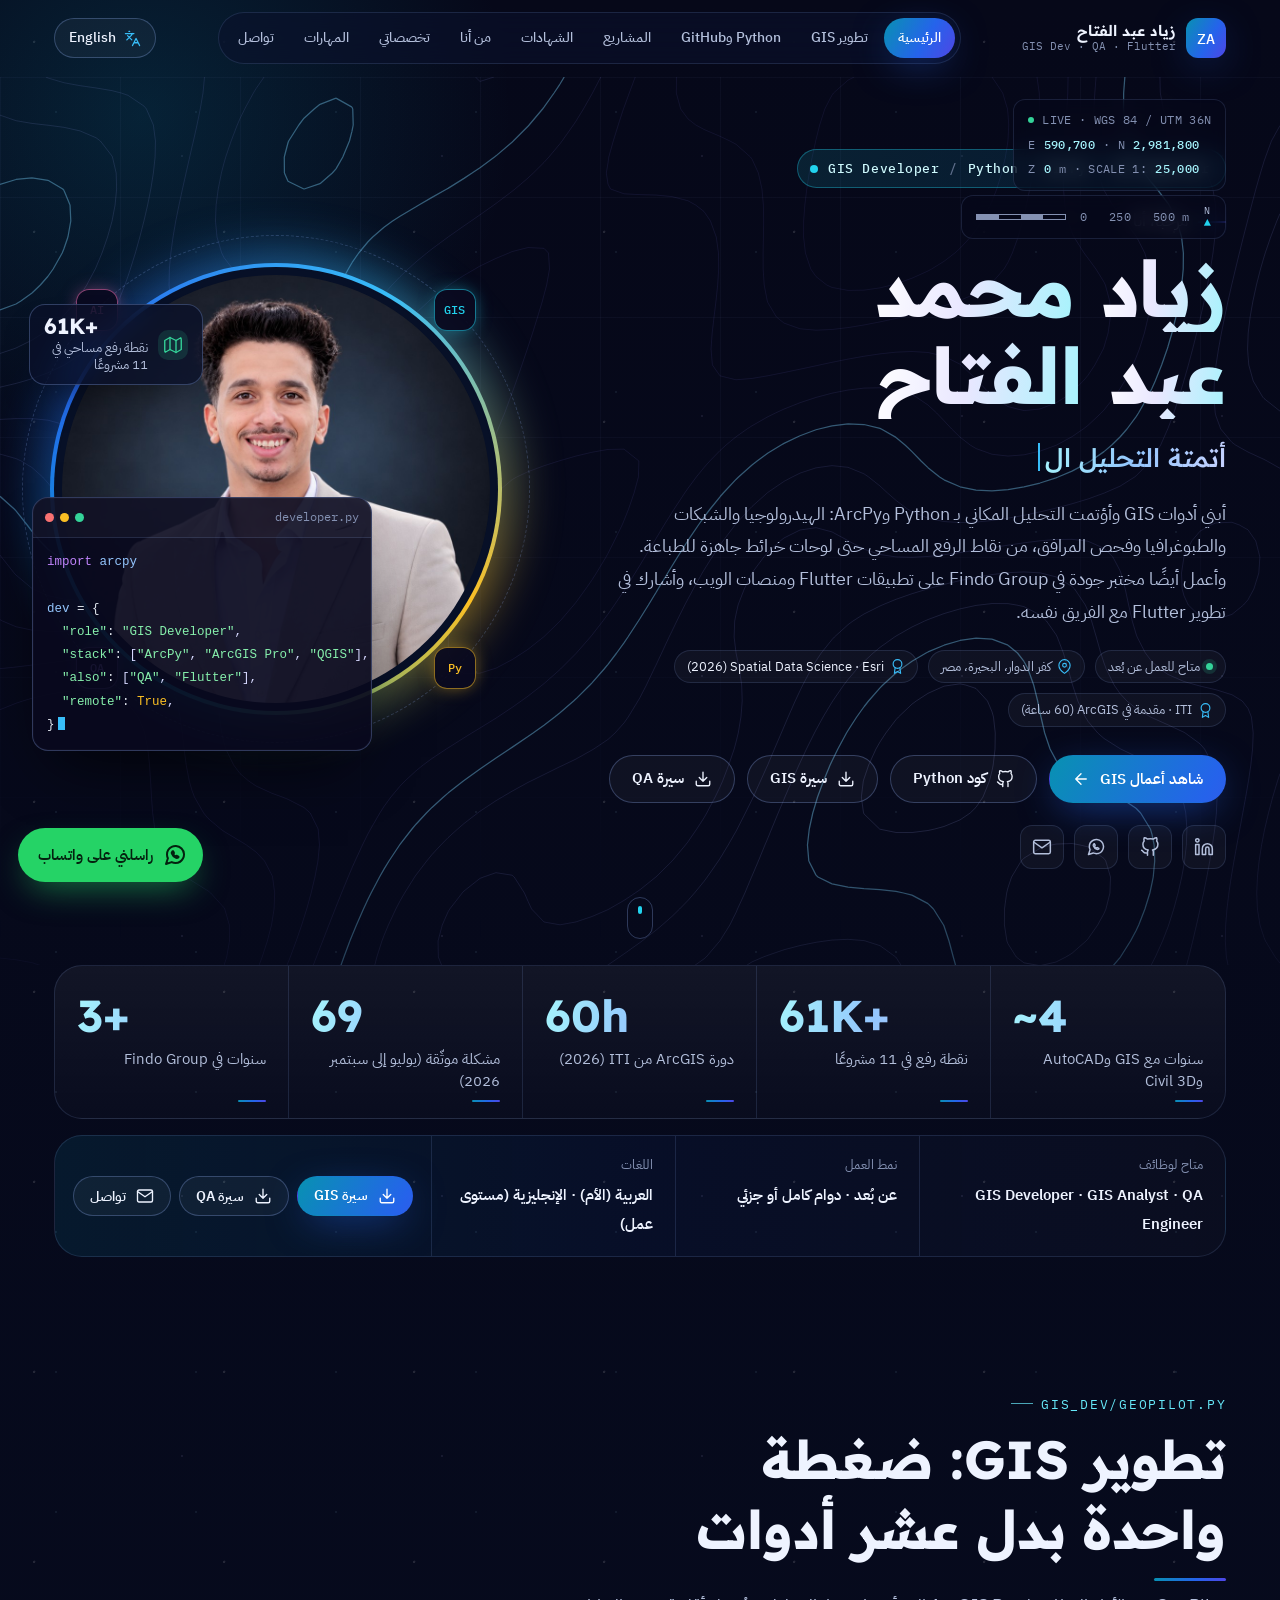
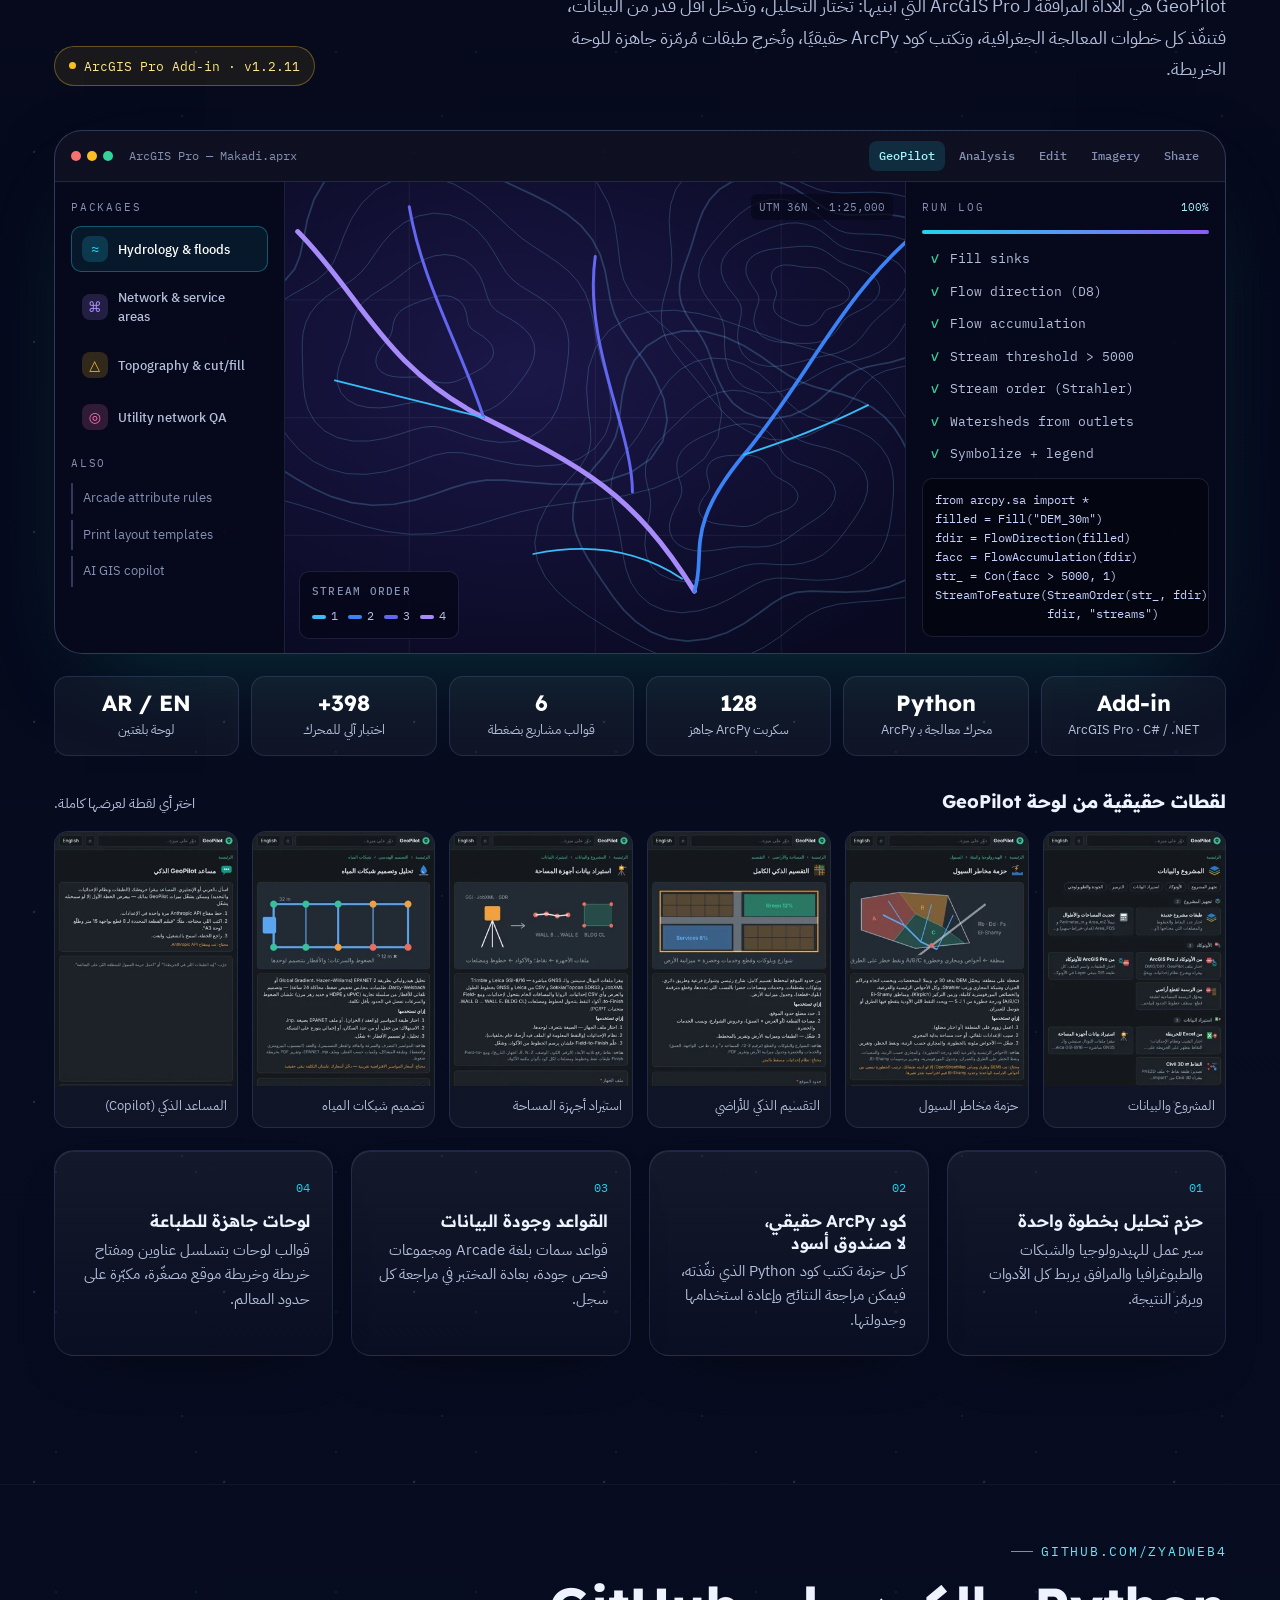
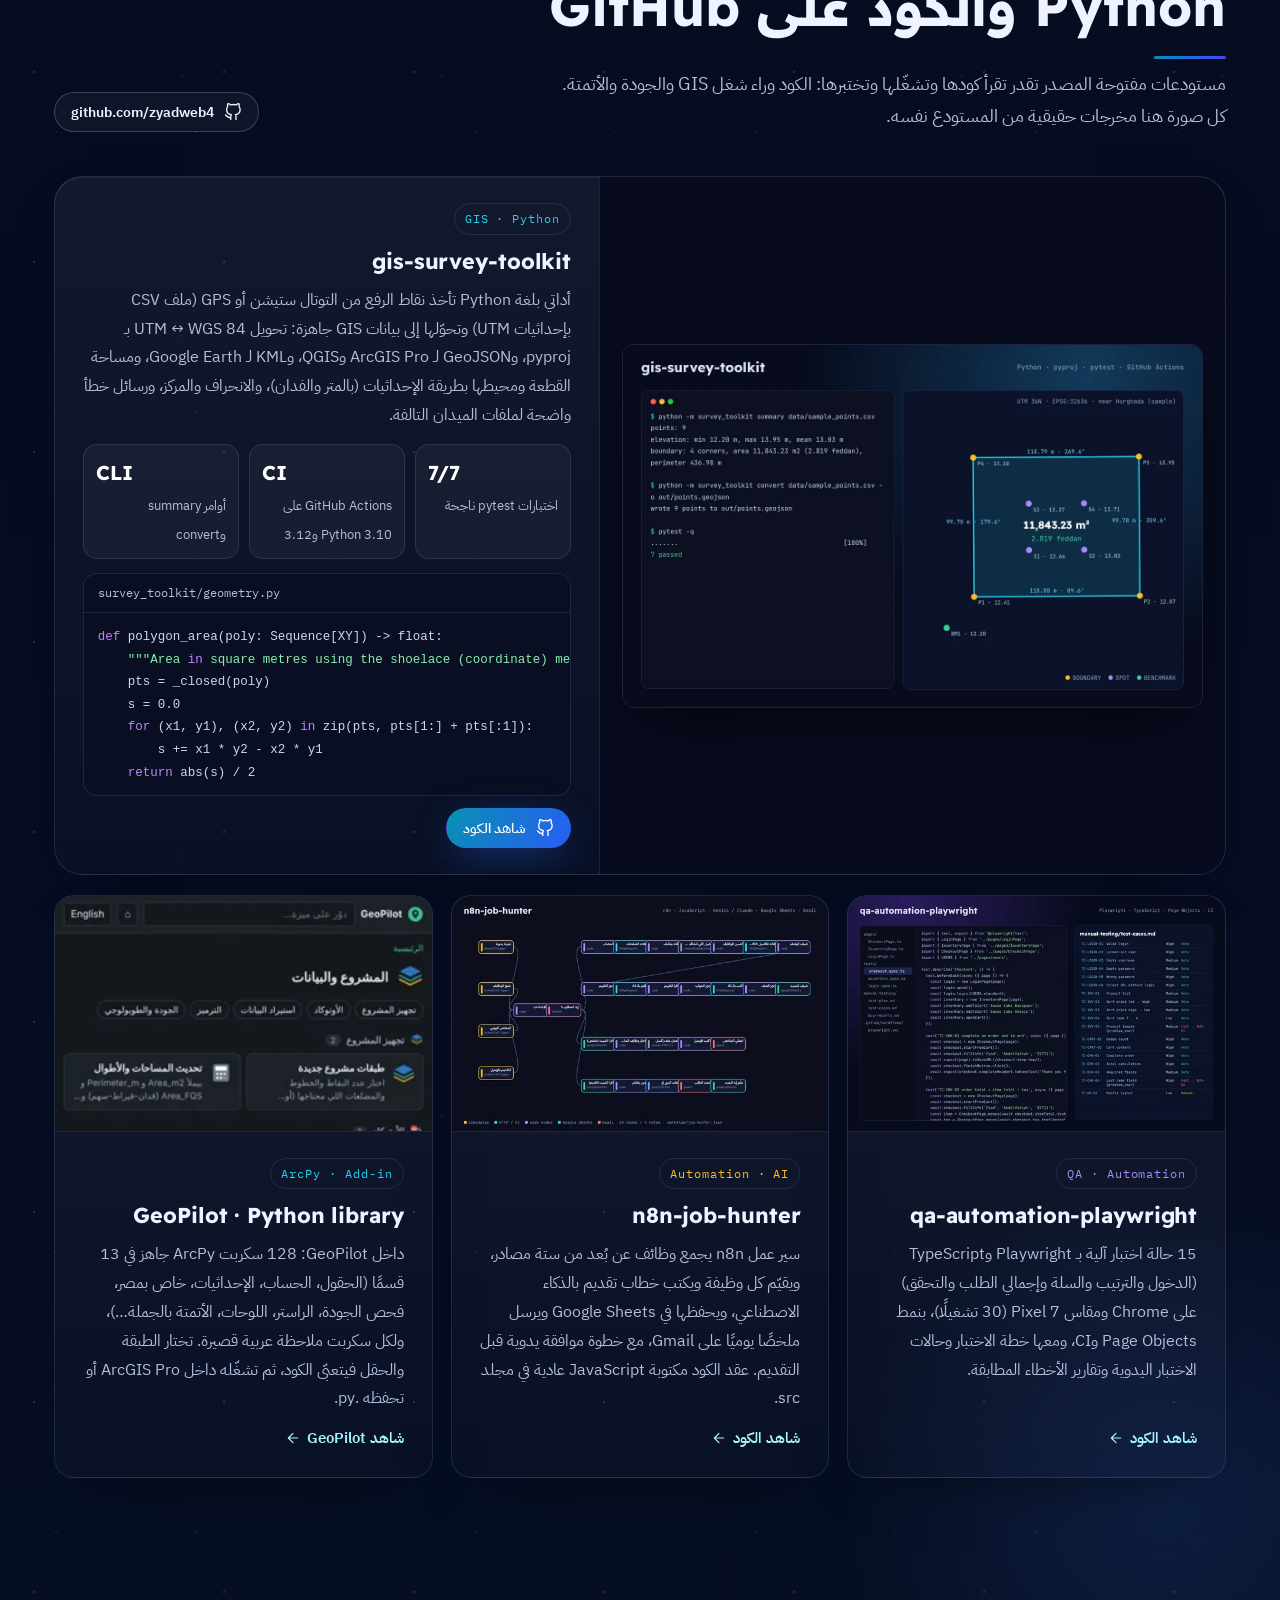
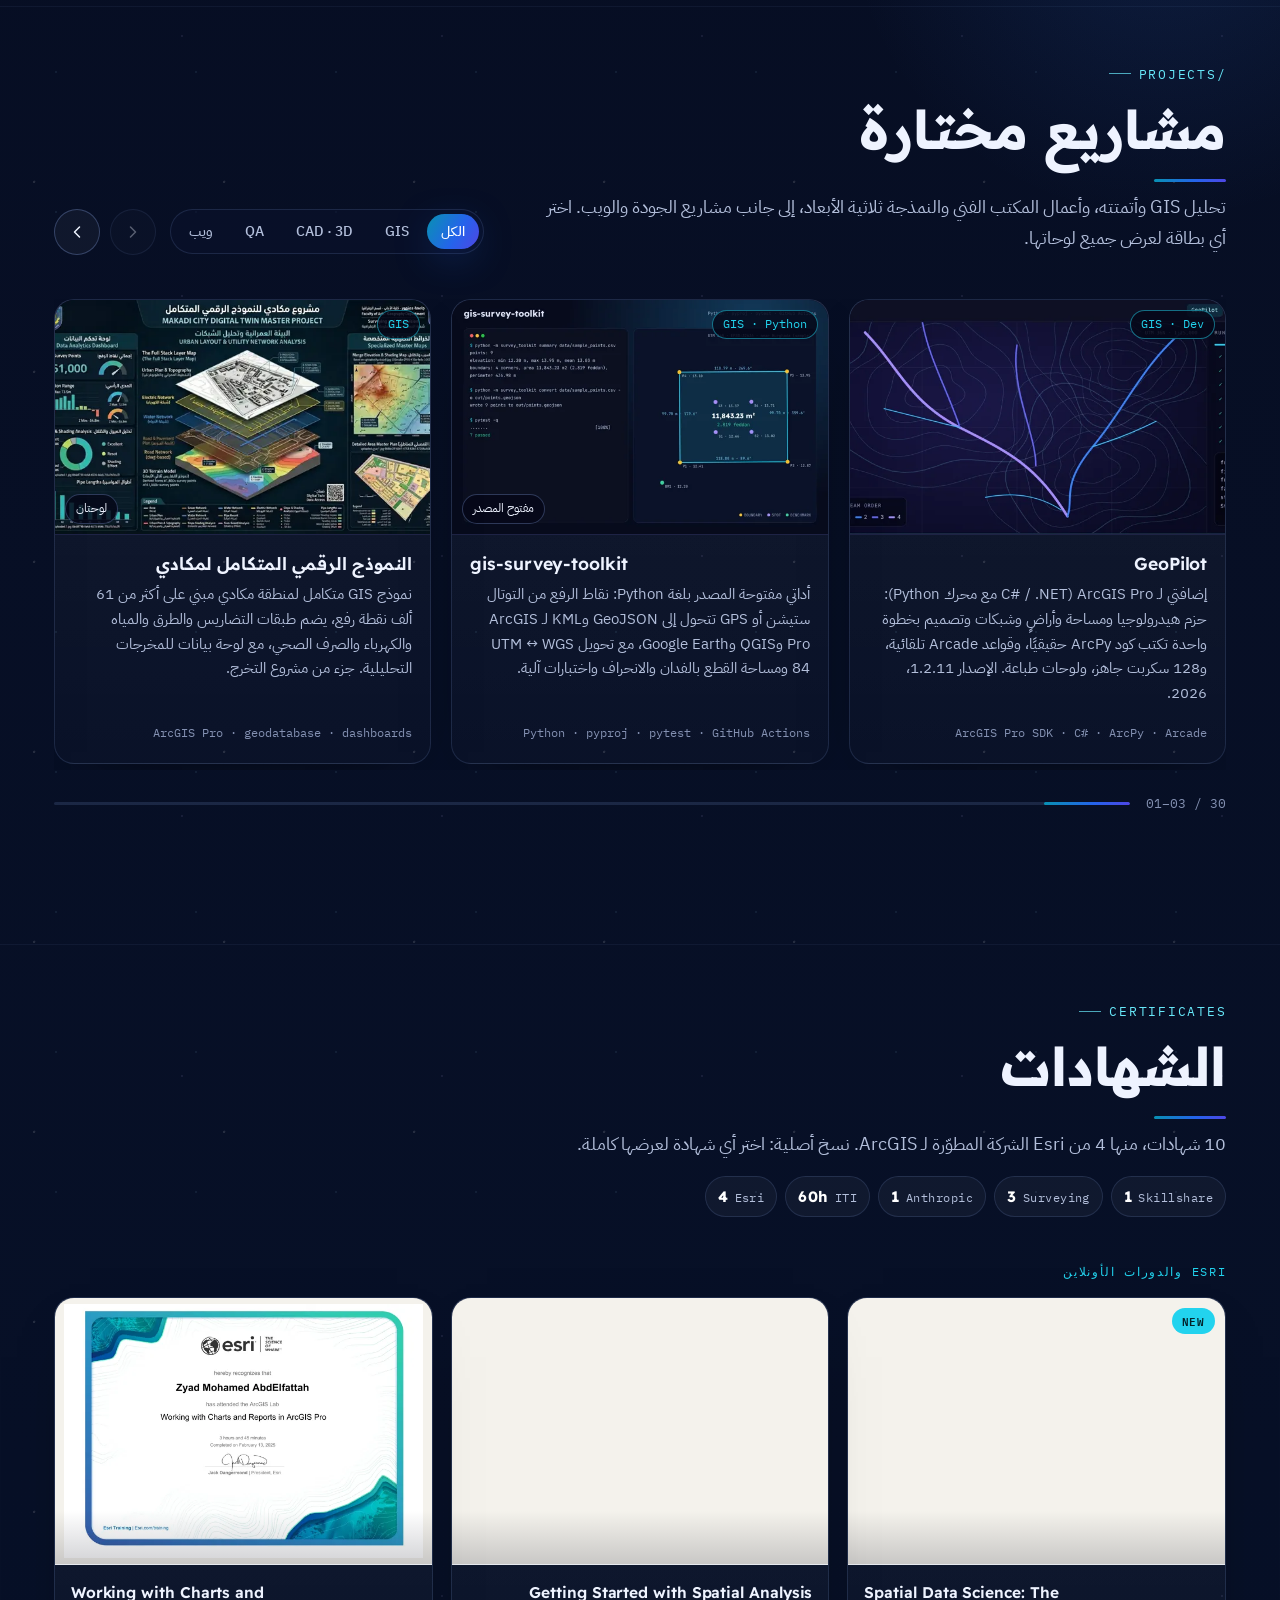
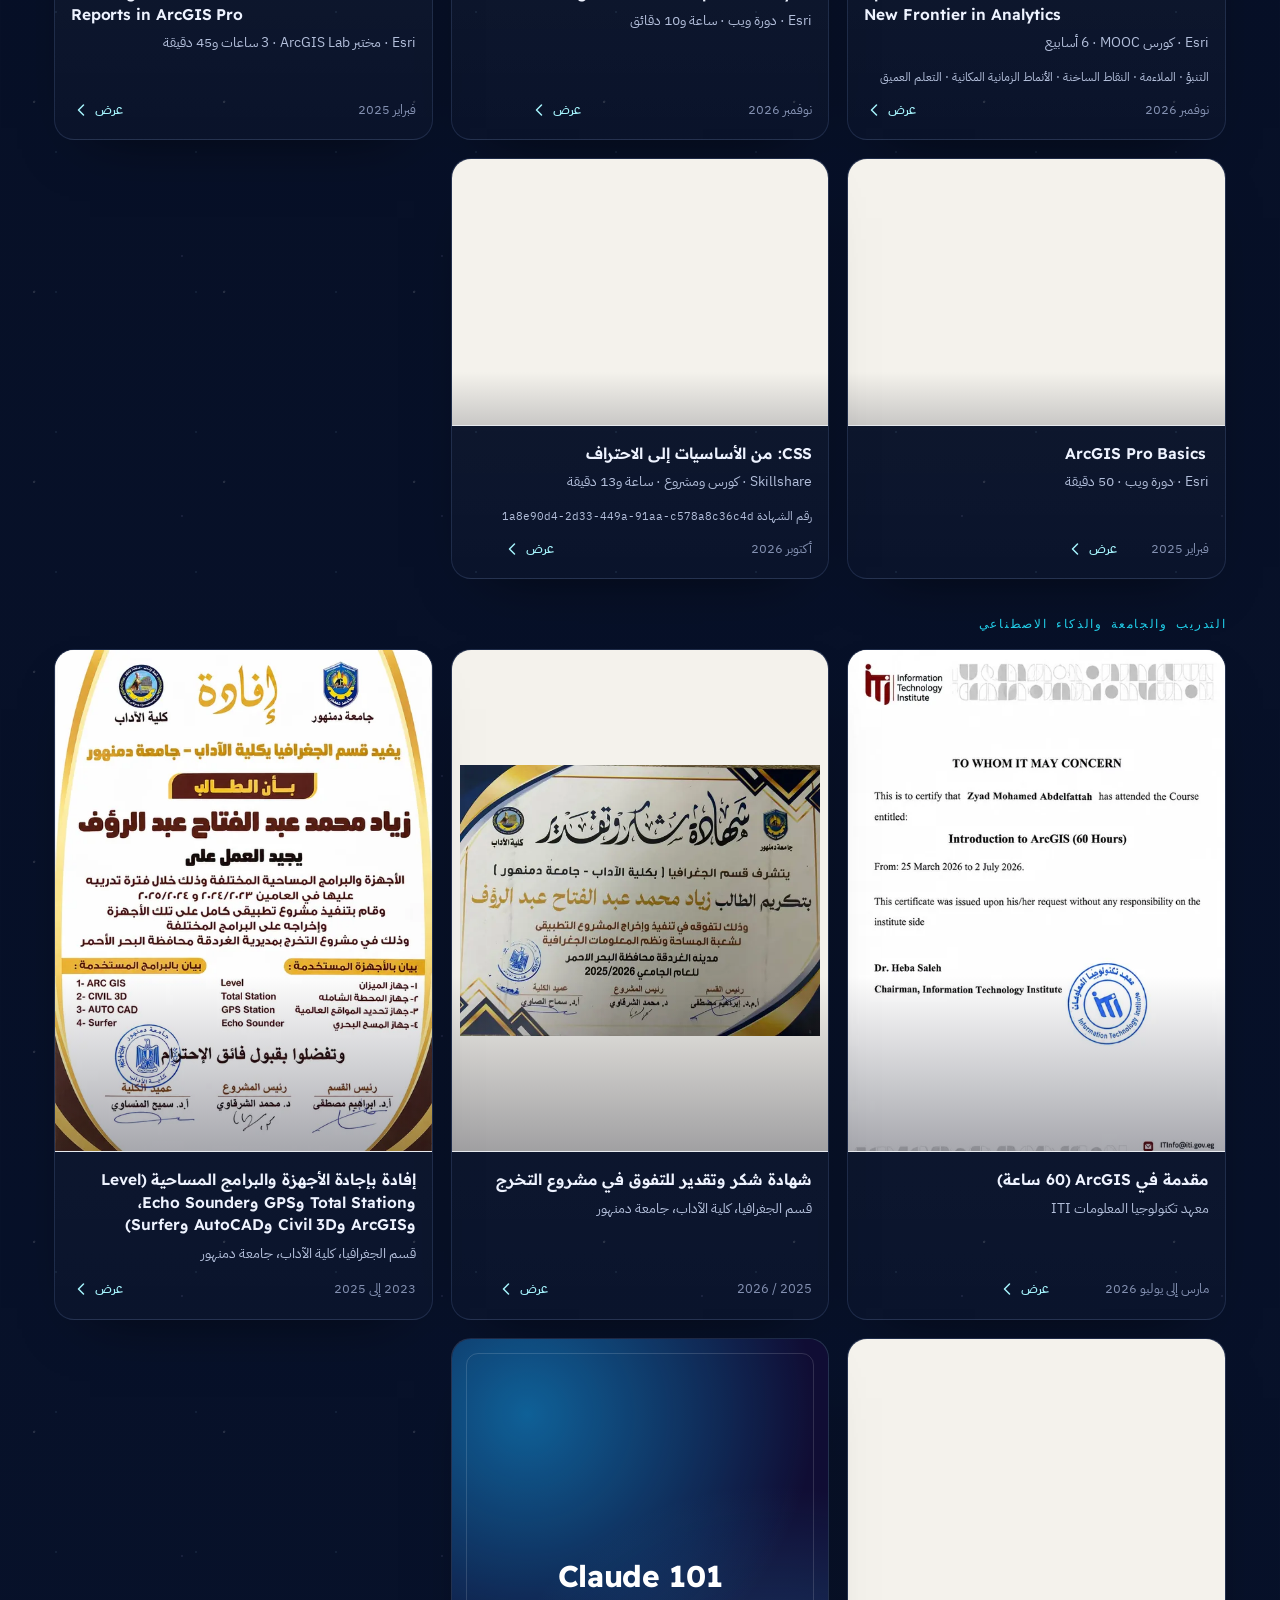
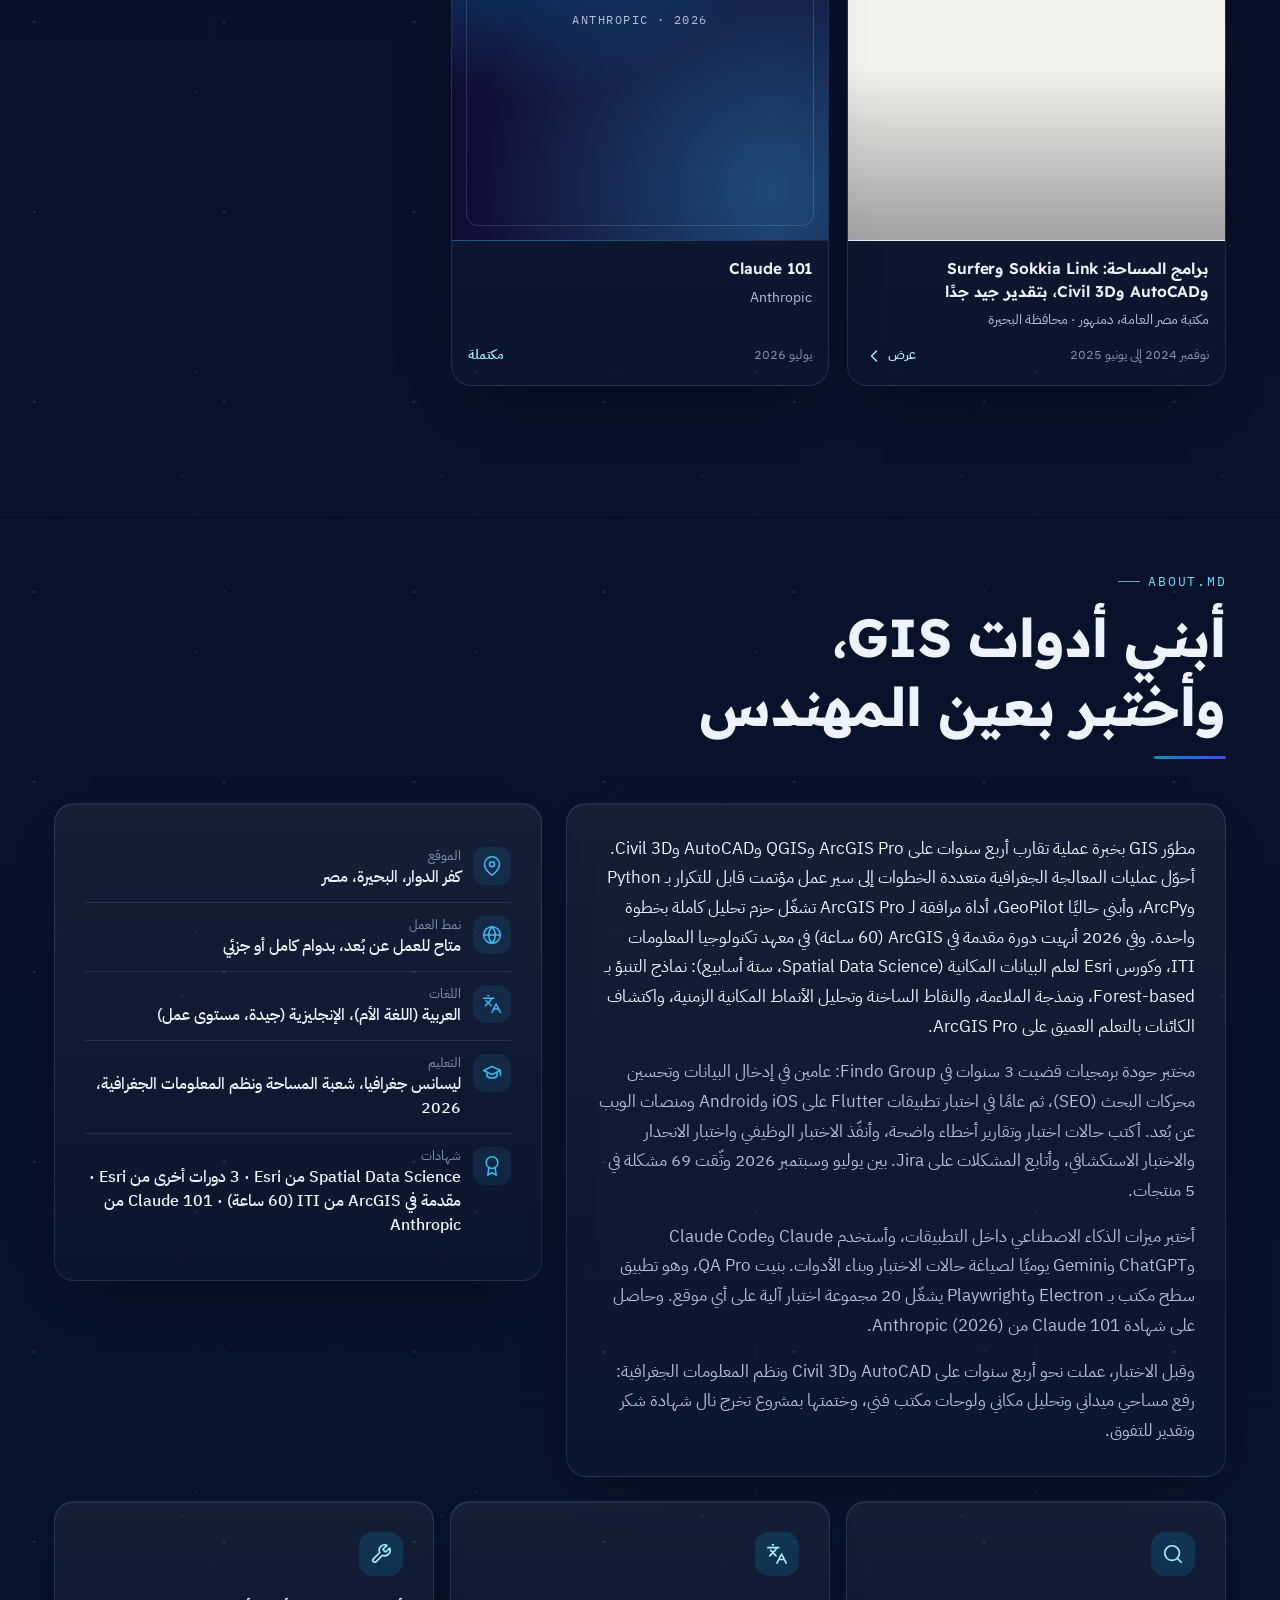
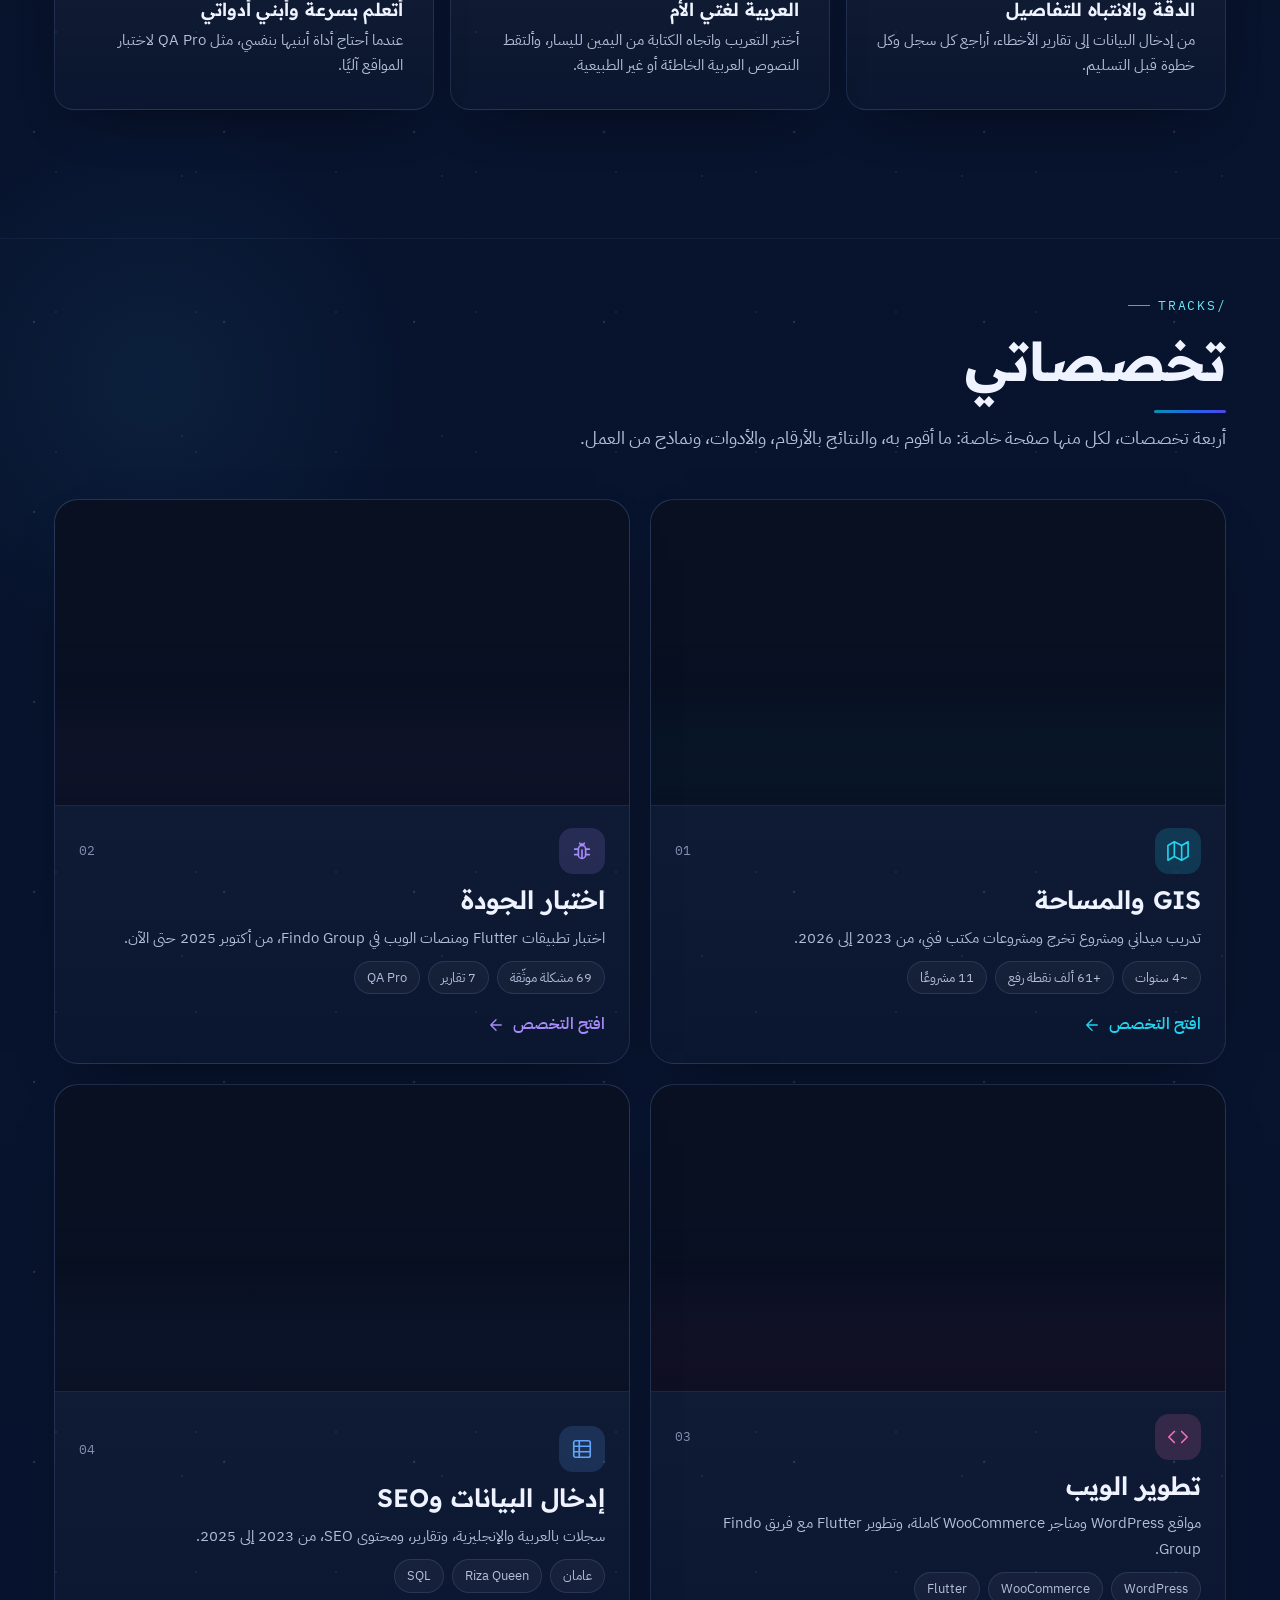
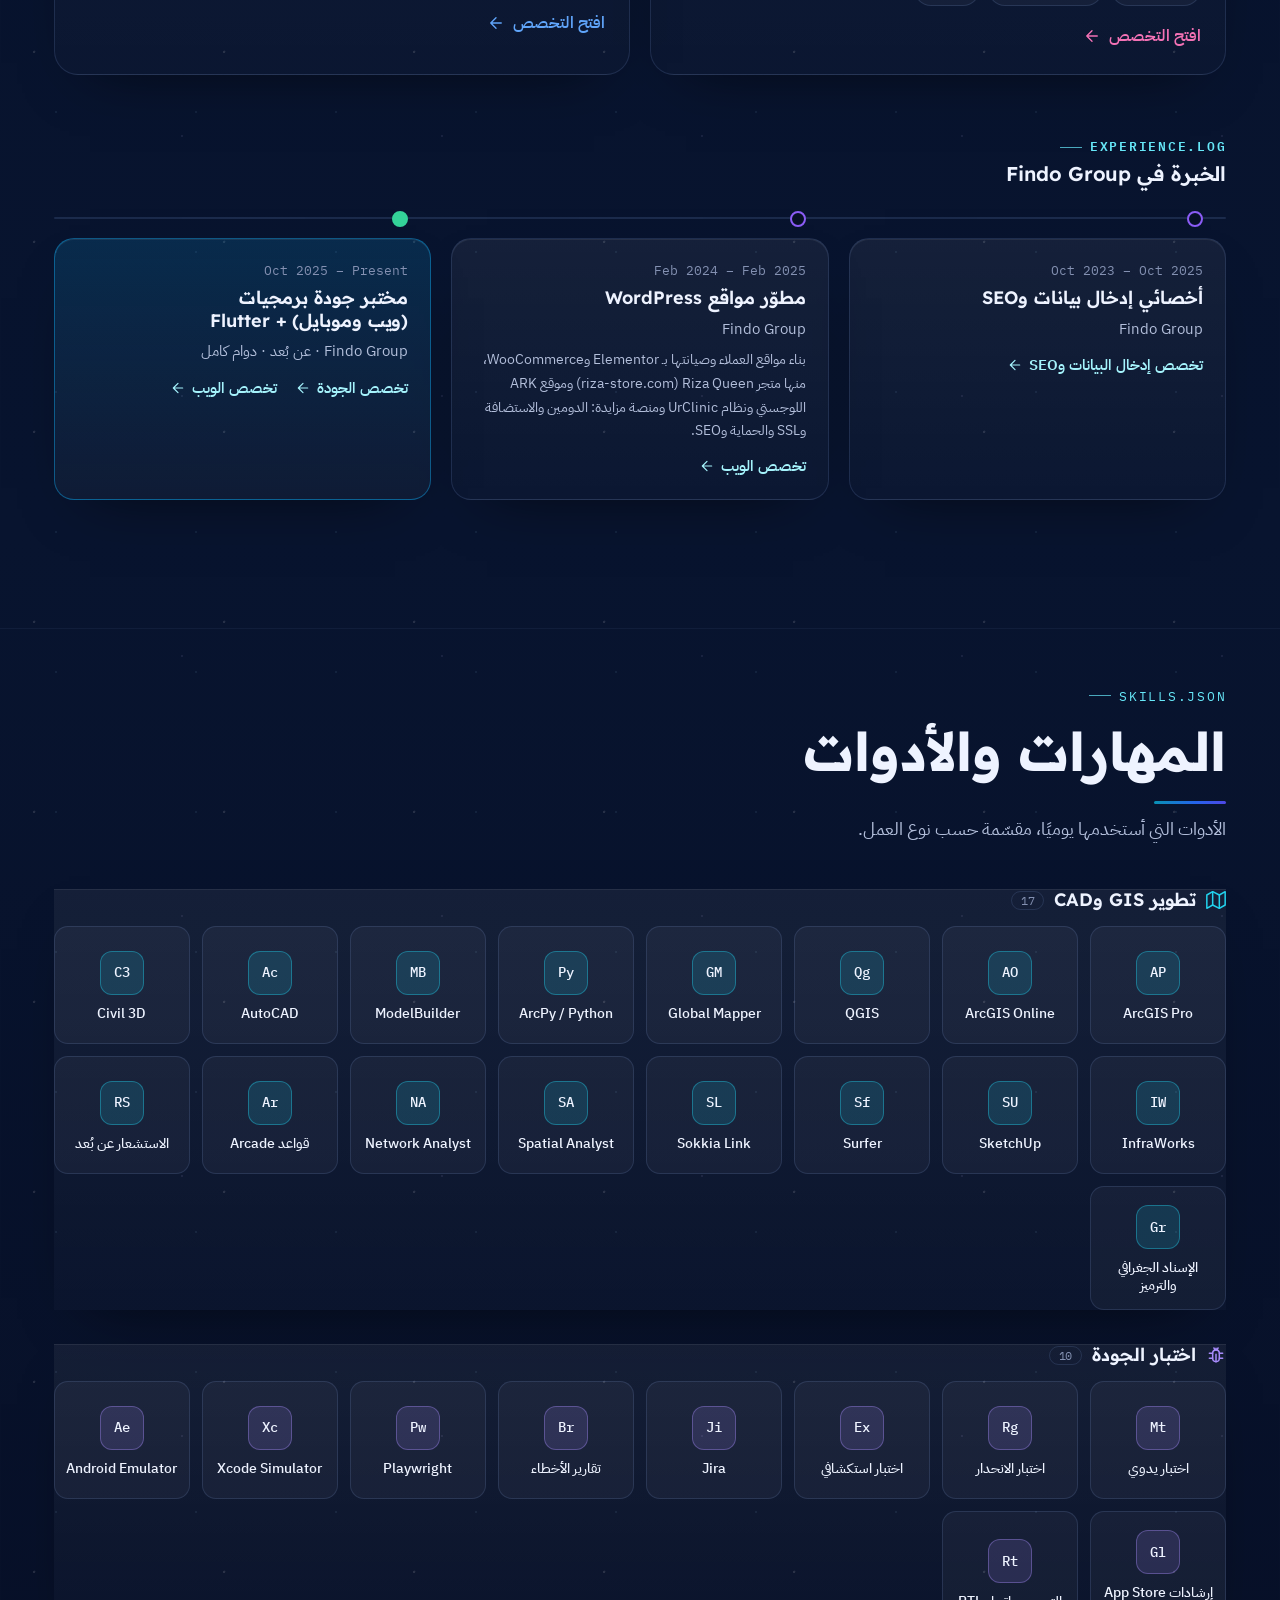
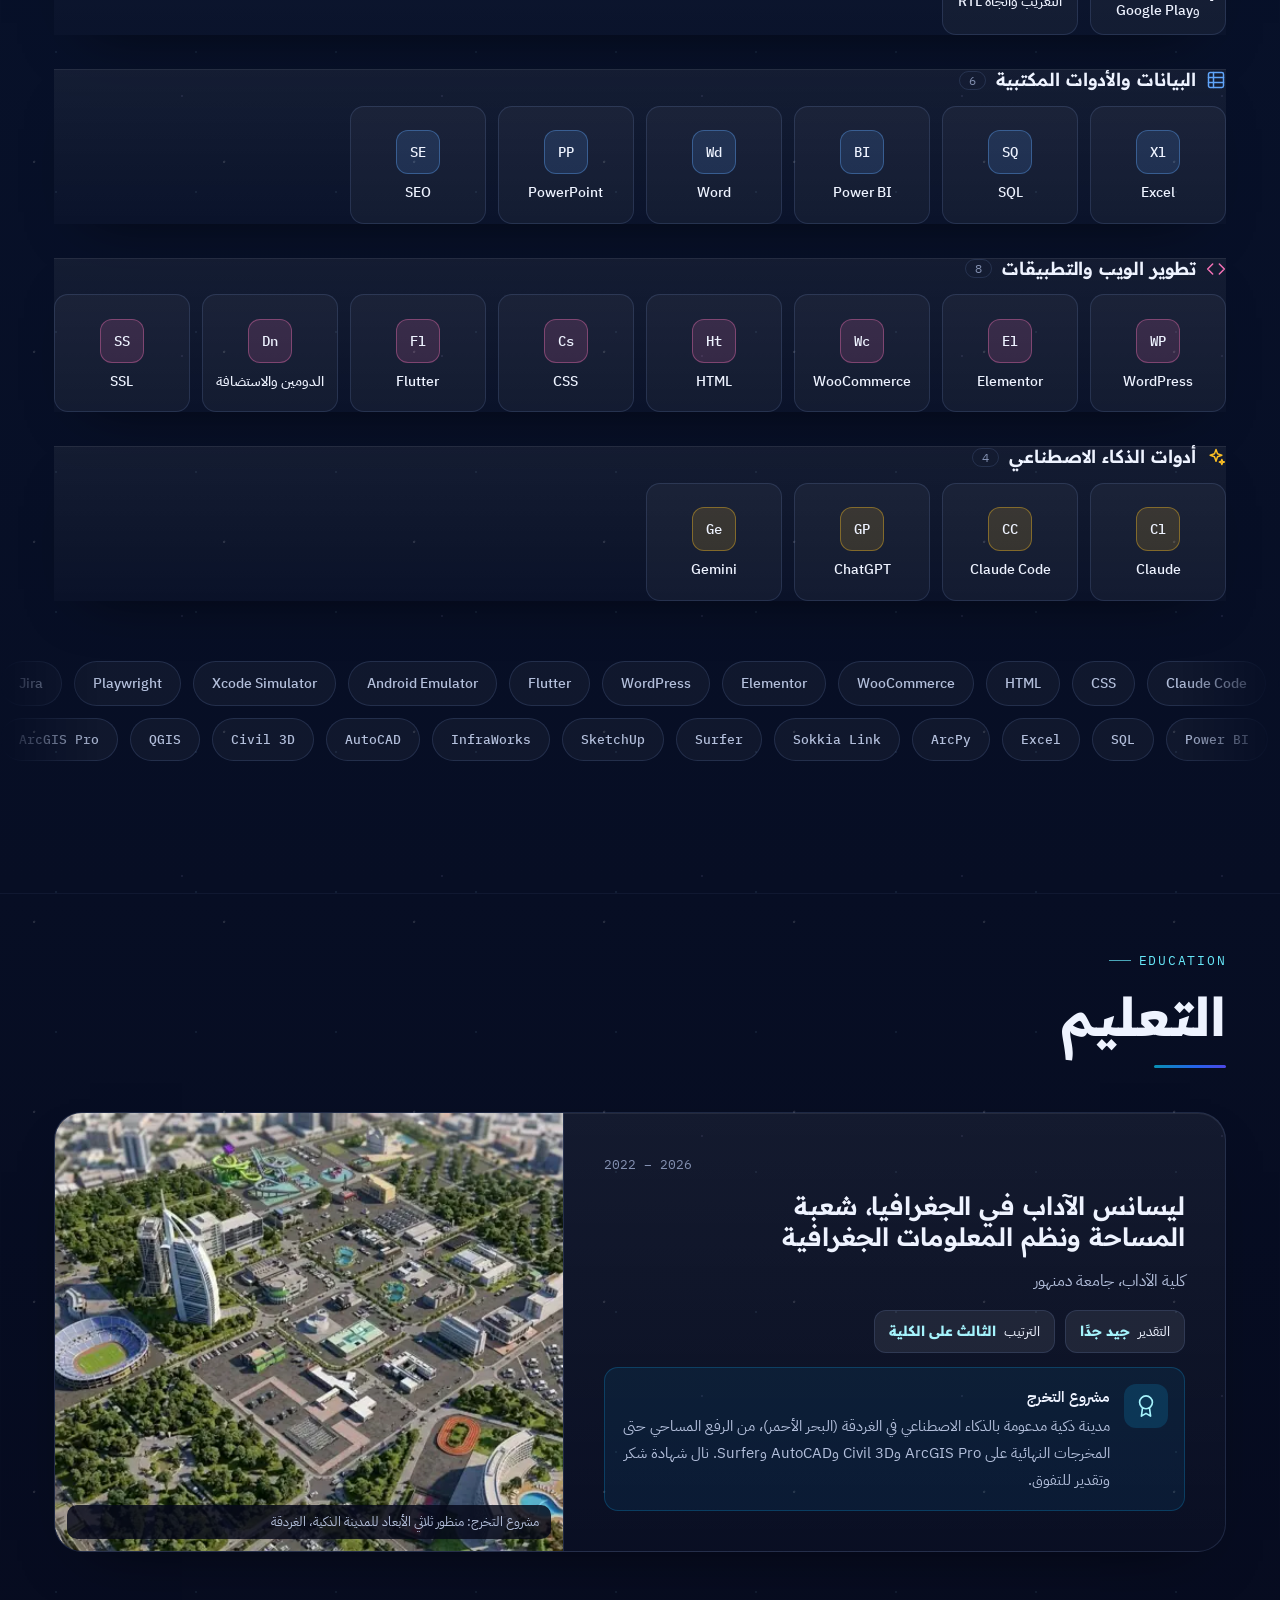
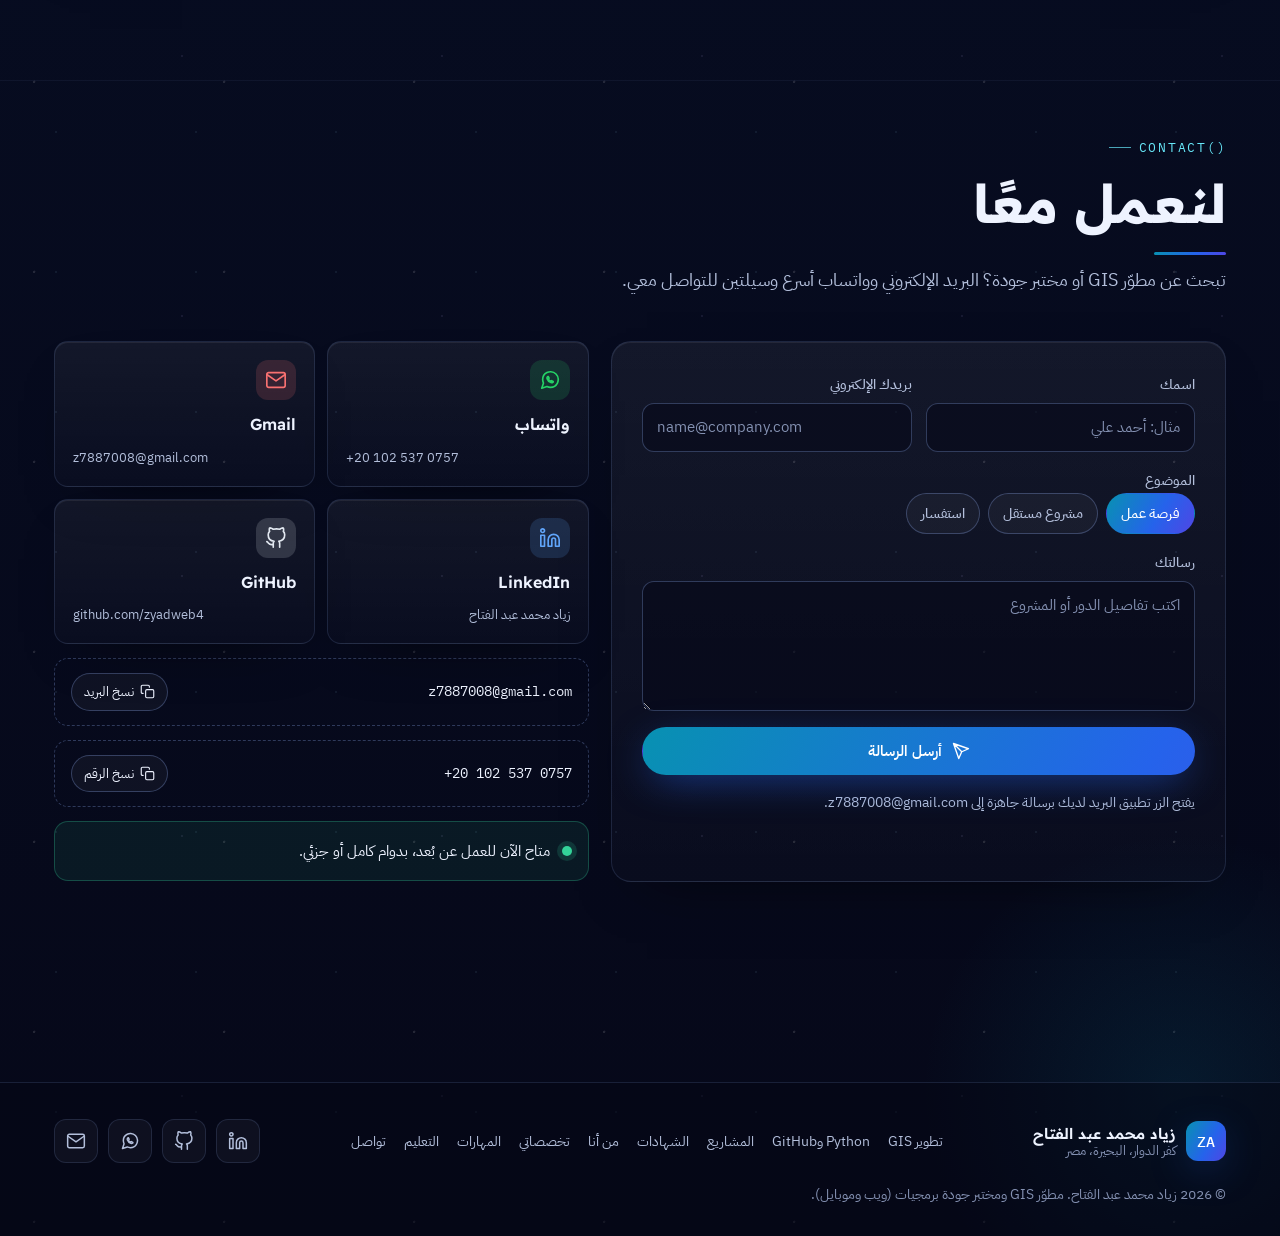
<file: index.html>
<!doctype html>
<html lang="ar" dir="rtl">
<head>
<meta charset="utf-8">
<meta name="viewport" content="width=device-width, initial-scale=1, viewport-fit=cover">
<title>Zyad Mohamed Abdelfattah | GIS Developer · QA Engineer</title>
<meta name="claude:viewport-fit-sides" content="cover">
<meta name="description" content="زياد محمد عبد الفتاح، مطوّر GIS يبني أدوات ArcGIS Pro ويؤتمت التحليل المكاني بـ Python وArcPy، ومختبر جودة برمجيات (ويب وموبايل) في Findo Group. كفر الدوار، البحيرة، مصر. متاح للعمل عن بُعد." data-en-content="Portfolio of Zyad Mohamed Abdelfattah, GIS Developer building ArcGIS Pro tools and automating spatial analysis with Python and ArcPy, and QA Engineer (web and mobile) at Findo Group. Kafr El Dawar, Beheira, Egypt. Open to remote roles.">
<meta name="author" content="Zyad Mohamed Abdelfattah">
<meta name="theme-color" content="#060819">
<meta property="og:type" content="website">
<meta property="og:title" content="Zyad Mohamed Abdelfattah | GIS Developer &amp; QA Engineer">
<meta property="og:description" content="Portfolio of Zyad Mohamed Abdelfattah, GIS Developer (ArcGIS Pro, ArcPy, QGIS) and QA Engineer (web and mobile). Kafr El Dawar, Beheira, Egypt. Open to remote roles.">
<meta property="og:image" content="https://zyad-mohamed-abdelfattah.vercel.app/assets/zyad.jpg">
<meta property="og:image:width" content="900">
<meta property="og:image:height" content="900">
<meta property="og:image:alt" content="Zyad Mohamed Abdelfattah">
<meta property="og:locale" content="ar_EG">
<meta property="og:locale:alternate" content="en_US">
<meta name="twitter:card" content="summary">
<meta name="twitter:title" content="Zyad Mohamed Abdelfattah | GIS Developer &amp; QA Engineer">
<meta name="twitter:description" content="Portfolio of Zyad Mohamed Abdelfattah, GIS Developer (ArcGIS Pro, ArcPy, QGIS) and QA Engineer (web and mobile). Kafr El Dawar, Beheira, Egypt. Open to remote roles.">
<meta name="twitter:image" content="https://zyad-mohamed-abdelfattah.vercel.app/assets/zyad.jpg">
<link rel="icon" href="data:image/svg+xml,%3Csvg xmlns='http://www.w3.org/2000/svg' viewBox='0 0 64 64'%3E%3Cdefs%3E%3ClinearGradient id='g' x1='0' y1='0' x2='1' y2='1'%3E%3Cstop offset='0' stop-color='%2306b6d4'/%3E%3Cstop offset='1' stop-color='%232563eb'/%3E%3C/linearGradient%3E%3C/defs%3E%3Crect width='64' height='64' rx='16' fill='url(%23g)'/%3E%3Ctext x='32' y='43' font-family='monospace' font-size='30' font-weight='700' fill='white' text-anchor='middle'%3EZ%3C/text%3E%3C/svg%3E">
<link rel="preconnect" href="https://fonts.googleapis.com"><link rel="preconnect" href="https://fonts.gstatic.com" crossorigin><link rel="stylesheet" href="https://fonts.googleapis.com/css2?family=IBM+Plex+Mono:wght@400;500&family=IBM+Plex+Sans+Arabic:wght@400;500;600;700&family=Readex+Pro:wght@400;500;600;700&display=swap">
<link rel="stylesheet" href="css/site.css">
<script>(function(d){d.classList.add("js");try{if(!matchMedia("(prefers-reduced-motion: reduce)").matches)d.classList.add("motion");}catch(e){}try{var q=new URLSearchParams(location.search).get("lang");if(q==="en"||q==="ar")localStorage.setItem("zyad-lang",q);if(q==="en"||(!q&&localStorage.getItem("zyad-lang")==="en")){d.lang="en";d.dir="ltr";}}catch(e){}})(document.documentElement);</script>
<script src="js/site.js" defer></script>
</head>
<body>
<svg width="0" height="0" style="position:absolute" aria-hidden="true" focusable="false"><defs>
<symbol id="i-wa" viewBox="0 0 24 24"><path d="M21 11.5a8.4 8.4 0 0 1-.9 3.8 8.5 8.5 0 0 1-7.6 4.7 8.4 8.4 0 0 1-3.8-.9L3 21l1.9-5.7a8.4 8.4 0 0 1-.9-3.8 8.5 8.5 0 0 1 4.7-7.6 8.4 8.4 0 0 1 3.8-.9h.5a8.5 8.5 0 0 1 8 8z"/><path d="M9.2 8.6c.2-.4.6-.5.9-.4l.8 1.6c.1.3 0 .6-.2.8l-.5.5c.4 1 1.3 1.9 2.3 2.4l.5-.5c.2-.2.5-.3.8-.2l1.6.8c.2.3.1.7-.3.9-.6.4-1.3.5-2 .3-2-.7-3.6-2.3-4.3-4.3-.2-.7-.1-1.4.4-1.9z"/></symbol>
<symbol id="i-mail" viewBox="0 0 24 24"><path d="M4 4h16c1.1 0 2 .9 2 2v12c0 1.1-.9 2-2 2H4c-1.1 0-2-.9-2-2V6c0-1.1.9-2 2-2z"/><path d="M22 6l-10 7L2 6"/></symbol>
<symbol id="i-li" viewBox="0 0 24 24"><path d="M16 8a6 6 0 0 1 6 6v7h-4v-7a2 2 0 0 0-4 0v7h-4v-7a6 6 0 0 1 6-6z"/><rect x="2" y="9" width="4" height="12"/><circle cx="4" cy="4" r="2"/></symbol>
<symbol id="i-gh" viewBox="0 0 24 24"><path d="M9 19c-5 1.5-5-2.5-7-3m14 6v-3.9a3.4 3.4 0 0 0-.9-2.6c3.1-.4 6.4-1.5 6.4-7A5.4 5.4 0 0 0 20 4.8 5.1 5.1 0 0 0 19.9 1S18.7.6 16 2.5a13.4 13.4 0 0 0-7 0C6.3.6 5.1 1 5.1 1A5.1 5.1 0 0 0 5 4.8a5.4 5.4 0 0 0-1.5 3.8c0 5.4 3.3 6.6 6.4 7A3.4 3.4 0 0 0 9 18.1V22"/></symbol>
<symbol id="i-arrow" viewBox="0 0 24 24"><path d="M5 12h14M12 5l7 7-7 7"/></symbol>
<symbol id="i-chev-r" viewBox="0 0 24 24"><path d="M9 18l6-6-6-6"/></symbol>
<symbol id="i-chev-l" viewBox="0 0 24 24"><path d="M15 18l-6-6 6-6"/></symbol>
<symbol id="i-download" viewBox="0 0 24 24"><path d="M21 15v4a2 2 0 0 1-2 2H5a2 2 0 0 1-2-2v-4"/><path d="M7 10l5 5 5-5M12 15V3"/></symbol>
<symbol id="i-pin" viewBox="0 0 24 24"><path d="M21 10c0 7-9 13-9 13s-9-6-9-13a9 9 0 0 1 18 0z"/><circle cx="12" cy="10" r="3"/></symbol>
<symbol id="i-check" viewBox="0 0 24 24"><path d="M22 11.1V12a10 10 0 1 1-5.9-9.1"/><path d="M22 4L12 14l-3-3"/></symbol>
<symbol id="i-copy" viewBox="0 0 24 24"><rect x="9" y="9" width="13" height="13" rx="2"/><path d="M5 15H4a2 2 0 0 1-2-2V4a2 2 0 0 1 2-2h9a2 2 0 0 1 2 2v1"/></symbol>
<symbol id="i-layers" viewBox="0 0 24 24"><path d="M12 2L2 7l10 5 10-5-10-5zM2 17l10 5 10-5M2 12l10 5 10-5"/></symbol>
<symbol id="i-db" viewBox="0 0 24 24"><ellipse cx="12" cy="5" rx="9" ry="3"/><path d="M21 12c0 1.7-4 3-9 3s-9-1.3-9-3"/><path d="M3 5v14c0 1.7 4 3 9 3s9-1.3 9-3V5"/></symbol>
<symbol id="i-award" viewBox="0 0 24 24"><circle cx="12" cy="8" r="7"/><path d="M8.2 13.9L7 23l5-3 5 3-1.2-9.1"/></symbol>
<symbol id="i-brief" viewBox="0 0 24 24"><rect x="2" y="7" width="20" height="14" rx="2"/><path d="M16 21V5a2 2 0 0 0-2-2h-4a2 2 0 0 0-2 2v16"/></symbol>
<symbol id="i-grad" viewBox="0 0 24 24"><path d="M22 9L12 4 2 9l10 5 10-5z"/><path d="M6 11.2V16c3 2.7 9 2.7 12 0v-4.8M22 9v6"/></symbol>
<symbol id="i-globe" viewBox="0 0 24 24"><circle cx="12" cy="12" r="10"/><path d="M2 12h20M12 2a15.3 15.3 0 0 1 4 10 15.3 15.3 0 0 1-4 10 15.3 15.3 0 0 1-4-10 15.3 15.3 0 0 1 4-10z"/></symbol>
<symbol id="i-search" viewBox="0 0 24 24"><circle cx="11" cy="11" r="8"/><path d="M21 21l-4.3-4.3"/></symbol>
<symbol id="i-file" viewBox="0 0 24 24"><path d="M14 2H6a2 2 0 0 0-2 2v16a2 2 0 0 0 2 2h12a2 2 0 0 0 2-2V8z"/><path d="M14 2v6h6M16 13H8M16 17H8"/></symbol>
<symbol id="i-menu" viewBox="0 0 24 24"><path d="M3 6h18M3 12h18M3 18h18"/></symbol>
<symbol id="i-x" viewBox="0 0 24 24"><path d="M18 6L6 18M6 6l12 12"/></symbol>
<symbol id="i-bug" viewBox="0 0 24 24"><rect x="8" y="6" width="8" height="14" rx="4"/><path d="M12 6V4M9.5 3.5l1 2M14.5 3.5l-1 2M4 10h4M16 10h4M4 16h4M16 16h4M12 11v9"/></symbol>
<symbol id="i-clock" viewBox="0 0 24 24"><circle cx="12" cy="12" r="10"/><path d="M12 6v6l4 2"/></symbol>
<symbol id="i-send" viewBox="0 0 24 24"><path d="M22 2L11 13M22 2l-7 20-4-9-9-4 20-7z"/></symbol>
<symbol id="i-home" viewBox="0 0 24 24"><path d="M3 9l9-7 9 7v11a2 2 0 0 1-2 2H5a2 2 0 0 1-2-2z"/><path d="M9 22V12h6v10"/></symbol>
<symbol id="i-bag" viewBox="0 0 24 24"><path d="M6 2L3 6v14a2 2 0 0 0 2 2h14a2 2 0 0 0 2-2V6l-3-4zM3 6h18"/><path d="M16 10a4 4 0 0 1-8 0"/></symbol>
<symbol id="i-pen" viewBox="0 0 24 24"><path d="M12 20h9"/><path d="M16.5 3.5a2.1 2.1 0 0 1 3 3L7 19l-4 1 1-4z"/></symbol>
<symbol id="i-table" viewBox="0 0 24 24"><rect x="3" y="3" width="18" height="18" rx="2"/><path d="M3 9h18M3 15h18M9 3v18"/></symbol>
<symbol id="i-filter" viewBox="0 0 24 24"><path d="M22 3H2l8 9.5V19l4 2v-8.5z"/></symbol>
<symbol id="i-chart" viewBox="0 0 24 24"><path d="M12 20V10M18 20V4M6 20v-4"/></symbol>
<symbol id="i-phone" viewBox="0 0 24 24"><rect x="5" y="2" width="14" height="20" rx="2"/><path d="M12 18h.01"/></symbol>
<symbol id="i-spark" viewBox="0 0 24 24"><path d="M12 3l1.8 5.2L19 10l-5.2 1.8L12 17l-1.8-5.2L5 10l5.2-1.8z"/><path d="M19 15l.8 2.2L22 18l-2.2.8L19 21l-.8-2.2L16 18l2.2-.8z"/></symbol>
<symbol id="i-compass" viewBox="0 0 24 24"><circle cx="12" cy="12" r="10"/><path d="M16.2 7.8l-2.1 6.3-6.3 2.1 2.1-6.3z"/></symbol>
<symbol id="i-map" viewBox="0 0 24 24"><path d="M1 6v16l7-4 8 4 7-4V2l-7 4-8-4z"/><path d="M8 2v16M16 6v16"/></symbol>
<symbol id="i-cpu" viewBox="0 0 24 24"><rect x="4" y="4" width="16" height="16" rx="2"/><rect x="9" y="9" width="6" height="6"/><path d="M9 1v3M15 1v3M9 20v3M15 20v3M20 9h3M20 14h3M1 9h3M1 14h3"/></symbol>
<symbol id="i-box" viewBox="0 0 24 24"><path d="M21 16V8a2 2 0 0 0-1-1.7l-7-4a2 2 0 0 0-2 0l-7 4A2 2 0 0 0 3 8v8a2 2 0 0 0 1 1.7l7 4a2 2 0 0 0 2 0l7-4a2 2 0 0 0 1-1.7z"/><path d="M3.3 7L12 12l8.7-5M12 22V12"/></symbol>
<symbol id="i-ruler" viewBox="0 0 24 24"><path d="M21.3 15.3L8.7 2.7a1 1 0 0 0-1.4 0L2.7 7.3a1 1 0 0 0 0 1.4l12.6 12.6a1 1 0 0 0 1.4 0l4.6-4.6a1 1 0 0 0 0-1.4z"/><path d="M7.5 10.5l2-2M10.5 13.5l2-2M13.5 16.5l2-2"/></symbol>
<symbol id="i-lang" viewBox="0 0 24 24"><path d="M5 8l6 6M4 14l6-6 2-3M2 5h12M7 2h1M22 22l-5-10-5 10M14 18h6"/></symbol>
<symbol id="i-user" viewBox="0 0 24 24"><path d="M20 21v-2a4 4 0 0 0-4-4H8a4 4 0 0 0-4 4v2"/><circle cx="12" cy="7" r="4"/></symbol>
<symbol id="i-code" viewBox="0 0 24 24"><path d="M16 18l6-6-6-6M8 6l-6 6 6 6"/></symbol>
<symbol id="i-ext" viewBox="0 0 24 24"><path d="M18 13v6a2 2 0 0 1-2 2H5a2 2 0 0 1-2-2V8a2 2 0 0 1 2-2h6M15 3h6v6M10 14L21 3"/></symbol>
<symbol id="i-shield" viewBox="0 0 24 24"><path d="M12 22s8-4 8-10V5l-8-3-8 3v7c0 6 8 10 8 10z"/></symbol>
<symbol id="i-server" viewBox="0 0 24 24"><rect x="2" y="2" width="20" height="8" rx="2"/><rect x="2" y="14" width="20" height="8" rx="2"/><path d="M6 6h.01M6 18h.01"/></symbol>
<symbol id="i-cart" viewBox="0 0 24 24"><circle cx="9" cy="21" r="1"/><circle cx="20" cy="21" r="1"/><path d="M1 1h4l2.7 13.4a2 2 0 0 0 2 1.6h9.7a2 2 0 0 0 2-1.6L23 6H6"/></symbol>
<symbol id="i-repo" viewBox="0 0 24 24"><path d="M4 19.5A2.5 2.5 0 0 1 6.5 17H20V2H6.5A2.5 2.5 0 0 0 4 4.5v15z"/><path d="M4 19.5A2.5 2.5 0 0 0 6.5 22H20v-5"/></symbol>
<symbol id="i-grid" viewBox="0 0 24 24"><rect x="3" y="3" width="7" height="7" rx="1.5"/><rect x="14" y="3" width="7" height="7" rx="1.5"/><rect x="3" y="14" width="7" height="7" rx="1.5"/><rect x="14" y="14" width="7" height="7" rx="1.5"/></symbol>
<symbol id="i-tool" viewBox="0 0 24 24"><path d="M14.7 6.3a1 1 0 0 0 0 1.4l1.6 1.6a1 1 0 0 0 1.4 0l3.8-3.8a6 6 0 0 1-7.9 7.9l-6.9 6.9a2.1 2.1 0 0 1-3-3l6.9-6.9a6 6 0 0 1 7.9-7.9z"/></symbol>
</defs></svg>
<a class="skip" href="#main" data-en="Skip to content">انتقل إلى المحتوى</a>
<div class="intro" id="intro" aria-hidden="true"><div class="intro-in"><span class="intro-mark">ZA</span><span class="intro-txt" dir="ltr">GIS DEVELOPER · QA ENGINEER</span><span class="intro-line"><i></i></span><span class="intro-coord" dir="ltr" id="intro-coord">31.13°N · 30.13°E</span></div></div>
<div class="scroll-progress" aria-hidden="true"><i id="scroll-progress"></i></div>
<div class="cursor-glow" id="cursor-glow" aria-hidden="true"></div>
<div class="sky" aria-hidden="true">
  <div class="blob b1"></div><div class="blob b2"></div><div class="blob b3"></div><div class="blob b4"></div>
  <span class="glyph" style="top:3%;left:6%">{ }</span>
  <span class="glyph" style="top:9%;left:88%">&lt;/&gt;</span>
  <span class="glyph" style="top:17%;left:3%">expect(bug).toBeFixed()</span>
  <span class="glyph" style="top:26%;left:80%">=&gt;</span>
  <span class="glyph" style="top:35%;left:12%">[ ]</span>
  <span class="glyph" style="top:44%;left:64%">assert</span>
  <span class="glyph" style="top:2%;left:52%">UTM 36N</span>
  <span class="glyph" style="top:56%;left:30%">// TODO: retest</span>
  <span class="glyph" style="top:66%;left:86%">;</span>
  <span class="glyph" style="top:74%;left:5%">git push</span>
  <span class="glyph" style="top:83%;left:72%">{ }</span>
  <span class="glyph" style="top:93%;left:40%">return true;</span>
</div>
<header class="topbar">
  <div class="wrap topbar-in">
    <a class="brand" href="#home" aria-label="Zyad Mohamed Abdelfattah" data-en-aria-label="Zyad Mohamed Abdelfattah">
      <span class="brand-mark" aria-hidden="true">ZA</span>
      <span class="brand-txt"><b data-en="Zyad Abdelfattah">زياد عبد الفتاح</b><small>GIS Dev · QA · Flutter</small></span>
    </a>
    <nav class="nav" id="site-nav" aria-label="الأقسام" data-en-aria-label="Sections">
      <ul class="nav-pill">
        <li><a href="#home" data-spy="home" class="is-active" aria-current="true" data-en="Home">الرئيسية</a></li><li><a href="#gisdev" data-spy="gisdev" data-en="GIS Dev">تطوير GIS</a></li><li><a href="#code" data-spy="code" data-en="Python &amp; GitHub">Python وGitHub</a></li><li><a href="#projects" data-spy="projects" data-en="Projects">المشاريع</a></li><li><a href="#certificates" data-spy="certificates" data-en="Certificates">الشهادات</a></li><li><a href="#about" data-spy="about" data-en="About">من أنا</a></li><li><a href="#tracks" data-spy="tracks" data-en="Tracks">تخصصاتي</a></li><li><a href="#skills" data-spy="skills" data-en="Skills">المهارات</a></li><li><a href="#contact" data-spy="contact" data-en="Contact">تواصل</a></li>
      </ul>
    </nav>
    <div class="top-actions">
      <button class="lang-btn" id="lang-toggle" type="button" lang="en" aria-label="Switch to English"><svg class="ic " aria-hidden="true"><use href="#i-lang"></use></svg><span class="lang-label">English</span></button>
      <button class="menu-btn" type="button" aria-controls="site-nav" aria-expanded="false" aria-label="القائمة" data-en-aria-label="Menu"><svg class="ic ic-open" aria-hidden="true"><use href="#i-menu"></use></svg><svg class="ic ic-close" aria-hidden="true"><use href="#i-x"></use></svg></button>
    </div>
  </div>
</header>
<main id="main">
<section class="hero" id="home" aria-labelledby="hero-name">
  <canvas class="hero-canvas" id="hero-canvas" aria-hidden="true"></canvas>
  <div class="hero-grid-lines" aria-hidden="true"></div>
  <div class="hud" aria-hidden="true" dir="ltr">
    <span class="hud-row"><i class="hud-dot"></i>LIVE · WGS 84 / UTM 36N</span>
    <span class="hud-row">E <b id="hud-e">590,700</b> · N <b id="hud-n">2,981,800</b></span>
    <span class="hud-row">Z <b id="hud-z">0</b> m · SCALE 1:<b id="hud-s">25,000</b></span>
  </div>
  <div class="hud hud-b" aria-hidden="true" dir="ltr"><span class="scalebar"><i></i><i></i><i></i><i></i></span><span>0 &nbsp; 250 &nbsp; 500 m</span><span class="north">N<b>▲</b></span></div>
  <div class="wrap hero-grid">
    <div class="hero-text">
      <p class="role-tag rise" dir="ltr"><span class="rt-pulse" aria-hidden="true"></span>GIS Developer<span class="rt-sep">/</span>Python · ArcPy<span class="rt-sep">/</span>QA Engineer</p>
      <p class="hello rise d1" data-en="Hi, I'm">مرحبًا، أنا</p>
      <h1 id="hero-name" class="rise d1 split-name" data-en="Zyad Mohamed Abdelfattah">زياد محمد عبد الفتاح</h1>
      <p class="typed-line rise d2"><span class="sr-only" data-en="GIS Developer: ArcGIS Pro, ArcPy and QGIS; QA Engineer for web and mobile; Flutter developer; building my own tools with AI">مطوّر GIS: ‏ArcGIS Pro وArcPy وQGIS، ومختبر جودة ويب وموبايل، ومطوّر Flutter، وأبني أدواتي بالذكاء الاصطناعي</span><span class="typed" id="typed" aria-hidden="true">مطوّر GIS ‏(ArcGIS Pro · ArcPy)</span><span class="caret" aria-hidden="true"></span></p>
      <p class="hero-lede rise d3" data-en="I build GIS tools and automate spatial workflows with Python and ArcPy: hydrology, networks, topography and utility checks, from survey points to print-ready map sheets. I also test Flutter and web products as a QA Engineer at Findo Group, and contribute to Flutter development on the same team.">أبني أدوات GIS وأؤتمت التحليل المكاني بـ Python وArcPy: الهيدرولوجيا والشبكات والطبوغرافيا وفحص المرافق، من نقاط الرفع المساحي حتى لوحات خرائط جاهزة للطباعة. وأعمل أيضًا مختبر جودة في Findo Group على تطبيقات Flutter ومنصات الويب، وأشارك في تطوير Flutter مع الفريق نفسه.</p>
      <div class="hero-meta rise d3">
        <span class="chip"><span class="dot" aria-hidden="true"></span><span data-en="Open to remote roles">متاح للعمل عن بُعد</span></span>
        <span class="chip"><svg class="ic " aria-hidden="true"><use href="#i-pin"></use></svg><span data-en="Kafr El Dawar, Beheira, Egypt">كفر الدوار، البحيرة، مصر</span></span>
        <a class="chip" href="#certificates"><svg class="ic " aria-hidden="true"><use href="#i-award"></use></svg><span data-en="Esri · Spatial Data Science MOOC (2026)">Esri · ‏Spatial Data Science ‏(2026)</span></a>
        <span class="chip"><svg class="ic " aria-hidden="true"><use href="#i-award"></use></svg><span data-en="ITI · Introduction to ArcGIS (60h)">ITI · مقدمة في ArcGIS ‏(60 ساعة)</span></span>
      </div>
      <div class="cta-row rise d4">
        <a class="btn btn-primary magnetic" href="#gisdev"><span data-en="See GIS work">شاهد أعمال GIS</span><svg class="ic flip" aria-hidden="true"><use href="#i-arrow"></use></svg></a>
        <a class="btn btn-ghost" href="#code"><svg class="ic " aria-hidden="true"><use href="#i-gh"></use></svg><span data-en="Python on GitHub">كود Python</span></a>
        <a class="btn btn-ghost" href="cv/Zyad_Mohamed_Abdelfattah_GIS_CV.pdf" target="_blank" rel="noopener"><svg class="ic " aria-hidden="true"><use href="#i-download"></use></svg><span data-en="GIS CV">سيرة GIS</span></a>
        <a class="btn btn-ghost" href="cv/Zyad_Mohamed_Abdelfattah_QA_Engineer_CV.pdf" target="_blank" rel="noopener"><svg class="ic " aria-hidden="true"><use href="#i-download"></use></svg><span data-en="QA CV">سيرة QA</span></a>
      </div>
      <div class="social-row rise d5">
        <a class="icon-btn" href="https://www.linkedin.com/in/zyad-mohamed-abdelfattah-37b9223bb" target="_blank" rel="noopener" aria-label="LinkedIn"><svg class="ic " aria-hidden="true"><use href="#i-li"></use></svg></a>
        <a class="icon-btn" href="https://github.com/zyadweb4" target="_blank" rel="noopener" aria-label="GitHub"><svg class="ic " aria-hidden="true"><use href="#i-gh"></use></svg></a>
        <a class="icon-btn" href="https://wa.me/201025370757" target="_blank" rel="noopener" aria-label="WhatsApp"><svg class="ic " aria-hidden="true"><use href="#i-wa"></use></svg></a>
        <a class="icon-btn" href="mailto:z7887008@gmail.com" aria-label="Email: z7887008@gmail.com"><svg class="ic " aria-hidden="true"><use href="#i-mail"></use></svg></a>
      </div>
    </div>
    <div class="portrait-col rise d2" data-parallax>
      <div class="portrait">
        <span class="orbit" aria-hidden="true">
          <span class="orb k-gis" style="left:85.36%;top:14.64%"><span>GIS</span></span>
          <span class="orb k-ai" style="left:85.36%;top:85.36%"><span>Py</span></span>
          <span class="orb k-qa" style="left:14.64%;top:85.36%"><span>QA</span></span>
          <span class="orb k-web" style="left:14.64%;top:14.64%"><span>AI</span></span>
        </span>
        <span class="ring" aria-hidden="true"></span>
        <span class="scan" aria-hidden="true"></span>
        <img src="assets/zyad.jpg" width="900" height="900" alt="صورة زياد محمد عبد الفتاح" data-en-alt="Photo of Zyad Mohamed Abdelfattah" fetchpriority="high">
        <div class="float-badge"><svg class="ic " aria-hidden="true"><use href="#i-map"></use></svg><div><b class="ltr">61K+</b><span data-en="survey points processed in 11 projects">نقطة رفع مساحي في 11 مشروعًا</span></div></div>
      </div>
      <figure class="code-card" aria-label="developer.py">
        <div class="code-head"><i></i><i></i><i></i><span>developer.py</span></div>
<pre><code><span class="tk-k">import</span> <span class="tk-v">arcpy</span>

<span class="tk-v">dev</span> <span class="tk-p">=</span> <span class="tk-p">{</span>
  <span class="tk-s">"role"</span><span class="tk-p">:</span> <span class="tk-s">"GIS Developer"</span>,
  <span class="tk-s">"stack"</span><span class="tk-p">:</span> [<span class="tk-s">"ArcPy"</span>, <span class="tk-s">"ArcGIS Pro"</span>, <span class="tk-s">"QGIS"</span>],
  <span class="tk-s">"also"</span><span class="tk-p">:</span> [<span class="tk-s">"QA"</span>, <span class="tk-s">"Flutter"</span>],
  <span class="tk-s">"remote"</span><span class="tk-p">:</span> <span class="tk-b">True</span>,
<span class="tk-p">}</span><span class="code-caret"></span></code></pre>
      </figure>
    </div>
  </div>
  <a class="scroll-cue" href="#about" aria-label="انزل للأسفل" data-en-aria-label="Scroll down"><span></span></a>
</section>
<div class="wrap" aria-label="أرقام" data-en-aria-label="Key numbers" role="group"><div class="stats" data-reveal-group="up"><div class="stat"><b data-count="~4">~4</b><span data-en="years with GIS, AutoCAD and Civil 3D">سنوات مع GIS وAutoCAD وCivil 3D</span></div><div class="stat"><b data-count="61K+">61K+</b><span data-en="survey points across 11 projects">نقطة رفع في 11 مشروعًا</span></div><div class="stat"><b data-count="60h">60h</b><span data-en="ITI ArcGIS course (2026)">دورة ArcGIS من ITI ‏(2026)</span></div><div class="stat"><b data-count="69">69</b><span data-en="issues reported (Jul to Sep 2026)">مشكلة موثّقة (يوليو إلى سبتمبر 2026)</span></div><div class="stat"><b data-count="3+">3+</b><span data-en="years at Findo Group">سنوات في Findo Group</span></div></div>
<div class="snap" data-reveal="up" aria-label="ملخص سريع لمسؤولي التوظيف" data-en-aria-label="Recruiter snapshot">
  <div class="snap-cell"><small data-en="Open to">متاح لوظائف</small><b dir="ltr">GIS Developer · GIS Analyst · QA Engineer</b></div>
  <div class="snap-cell"><small data-en="Work mode">نمط العمل</small><b data-en="Remote · full-time or part-time">عن بُعد · دوام كامل أو جزئي</b></div>
  <div class="snap-cell"><small data-en="Languages">اللغات</small><b data-en="Arabic (native) · English (working)">العربية (الأم) · الإنجليزية (مستوى عمل)</b></div>
  <div class="snap-cta"><a class="btn btn-primary btn-sm magnetic" href="cv/Zyad_Mohamed_Abdelfattah_GIS_CV.pdf" target="_blank" rel="noopener"><svg class="ic " aria-hidden="true"><use href="#i-download"></use></svg><span data-en="GIS CV">سيرة GIS</span></a><a class="btn btn-ghost btn-sm" href="cv/Zyad_Mohamed_Abdelfattah_QA_Engineer_CV.pdf" target="_blank" rel="noopener"><svg class="ic " aria-hidden="true"><use href="#i-download"></use></svg><span data-en="QA CV">سيرة QA</span></a><a class="btn btn-ghost btn-sm" href="#contact"><svg class="ic " aria-hidden="true"><use href="#i-mail"></use></svg><span data-en="Contact">تواصل</span></a></div>
</div></div>
<section class="section gisdev" id="gisdev" aria-labelledby="gisdev-h">
  <div class="wrap">
    <div class="sec-head"><div><p class="eyebrow">gis_dev/geopilot.py</p><h2 class="h2" data-reveal="heading" id="gisdev-h" data-en="GIS development: one click instead of ten tools">تطوير GIS: ضغطة واحدة بدل عشر أدوات</h2><p class="lede" data-en="GeoPilot is the ArcGIS Pro companion I'm building: pick an analysis, give it the minimum input, and it runs every geoprocessing step, writes real ArcPy, and returns symbolized layers ready for the map sheet.">‏GeoPilot هي الأداة المرافقة لـ ArcGIS Pro التي أبنيها: تختار التحليل، وتُدخل أقل قدر من البيانات، فتنفّذ كل خطوات المعالجة الجغرافية، وتكتب كود ArcPy حقيقيًا، وتُخرج طبقات مُرمّزة جاهزة للوحة الخريطة.</p></div><span class="status-pill" dir="ltr"><i></i>ArcGIS Pro Add-in · v1.2.11</span></div>
    <div class="gp" data-reveal="clip" dir="ltr" id="geopilot">
      <div class="gp-bar"><span class="gp-dots"><i></i><i></i><i></i></span><span class="gp-title">ArcGIS Pro — Makadi.aprx</span><span class="gp-tabs"><b class="on">GeoPilot</b><b>Analysis</b><b>Edit</b><b>Imagery</b><b>Share</b></span></div>
      <div class="gp-body">
        <aside class="gp-side">
          <p class="gp-h">PACKAGES</p>
          <button type="button" class="gp-pk on" data-pk="hydro"><span class="gp-ic" style="--k:var(--k-gis)">≈</span>Hydrology &amp; floods</button>
          <button type="button" class="gp-pk" data-pk="net"><span class="gp-ic" style="--k:var(--k-qa)">⌘</span>Network &amp; service areas</button>
          <button type="button" class="gp-pk" data-pk="topo"><span class="gp-ic" style="--k:var(--k-ai)">△</span>Topography &amp; cut/fill</button>
          <button type="button" class="gp-pk" data-pk="util"><span class="gp-ic" style="--k:var(--k-web)">◎</span>Utility network QA</button>
          <p class="gp-h">ALSO</p>
          <span class="gp-mini">Arcade attribute rules</span><span class="gp-mini">Print layout templates</span><span class="gp-mini">AI GIS copilot</span>
        </aside>
        <div class="gp-map">
          <svg viewBox="0 0 600 380" preserveAspectRatio="xMidYMid slice" aria-hidden="true" id="gp-svg">
            <defs><radialGradient id="gpg" cx="40%" cy="40%" r="70%"><stop offset="0" stop-color="#1b1748"/><stop offset="1" stop-color="#090a22"/></radialGradient></defs>
            <rect width="600" height="380" fill="url(#gpg)"/>
            <g id="gp-contours" fill="none" stroke="#7dd3fc" stroke-opacity=".22"></g>
            <g id="gp-layer" fill="none"></g>
            <g class="gp-grid" stroke="#a5b4fc" stroke-opacity=".07"><path d="M0 95H600M0 190H600M0 285H600M150 0V380M300 0V380M450 0V380"/></g>
          </svg>
          <div class="gp-legend"><b id="gp-leg-t">Stream order</b><span id="gp-leg"></span></div>
          <div class="gp-coord">UTM 36N · 1:25,000</div>
        </div>
        <div class="gp-run">
          <p class="gp-h">RUN LOG <span id="gp-pct">0%</span></p>
          <div class="gp-prog"><i id="gp-prog"></i></div>
          <ol class="gp-steps" id="gp-steps"></ol>
          <pre class="gp-code" id="gp-code"></pre>
        </div>
      </div>
    </div>
    <div class="gp-facts" data-reveal-group="up"><span><b dir="ltr">Add-in</b><i dir="ltr" data-en="ArcGIS Pro · C# / .NET">ArcGIS Pro · C# / .NET</i></span><span><b>Python</b><i data-en="geoprocessing engine (ArcPy)">محرك معالجة بـ ArcPy</i></span><span><b>128</b><i data-en="ready ArcPy scripts">سكربت ArcPy جاهز</i></span><span><b>6</b><i data-en="one-click project templates">قوالب مشاريع بضغطة</i></span><span><b>398+</b><i data-en="automated engine tests">اختبار آلي للمحرك</i></span><span><b dir="ltr">AR / EN</b><i data-en="bilingual panel">لوحة بلغتين</i></span></div>
    <div class="gp-shots-head"><h3 data-en="Real screens from the GeoPilot panel">لقطات حقيقية من لوحة GeoPilot</h3><p data-en="Select a screen to view it in full.">اختر أي لقطة لعرضها كاملة.</p></div>
    <div class="gp-shots" data-reveal-group="up"><button type="button" class="gp-shot" data-lb-name="GeoPilot" data-images="assets/img/geopilot-project-data.webp,assets/img/geopilot-flood-risk.webp,assets/img/geopilot-subdivision.webp,assets/img/geopilot-survey-import.webp,assets/img/geopilot-water-network.webp,assets/img/geopilot-copilot.webp" data-start="0"><img src="assets/thumb/geopilot-project-data.webp" alt="لقطة من لوحة GeoPilot: المشروع والبيانات" data-en-alt="GeoPilot panel: Project and data" loading="lazy" decoding="async" width="300" height="519"><span data-en="Project and data">المشروع والبيانات</span></button><button type="button" class="gp-shot" data-lb-name="GeoPilot" data-images="assets/img/geopilot-project-data.webp,assets/img/geopilot-flood-risk.webp,assets/img/geopilot-subdivision.webp,assets/img/geopilot-survey-import.webp,assets/img/geopilot-water-network.webp,assets/img/geopilot-copilot.webp" data-start="1"><img src="assets/thumb/geopilot-flood-risk.webp" alt="لقطة من لوحة GeoPilot: حزمة مخاطر السيول" data-en-alt="GeoPilot panel: Flood-risk package" loading="lazy" decoding="async" width="300" height="519"><span data-en="Flood-risk package">حزمة مخاطر السيول</span></button><button type="button" class="gp-shot" data-lb-name="GeoPilot" data-images="assets/img/geopilot-project-data.webp,assets/img/geopilot-flood-risk.webp,assets/img/geopilot-subdivision.webp,assets/img/geopilot-survey-import.webp,assets/img/geopilot-water-network.webp,assets/img/geopilot-copilot.webp" data-start="2"><img src="assets/thumb/geopilot-subdivision.webp" alt="لقطة من لوحة GeoPilot: التقسيم الذكي للأراضي" data-en-alt="GeoPilot panel: Smart land subdivision" loading="lazy" decoding="async" width="300" height="519"><span data-en="Smart land subdivision">التقسيم الذكي للأراضي</span></button><button type="button" class="gp-shot" data-lb-name="GeoPilot" data-images="assets/img/geopilot-project-data.webp,assets/img/geopilot-flood-risk.webp,assets/img/geopilot-subdivision.webp,assets/img/geopilot-survey-import.webp,assets/img/geopilot-water-network.webp,assets/img/geopilot-copilot.webp" data-start="3"><img src="assets/thumb/geopilot-survey-import.webp" alt="لقطة من لوحة GeoPilot: استيراد أجهزة المساحة" data-en-alt="GeoPilot panel: Survey instrument import" loading="lazy" decoding="async" width="300" height="519"><span data-en="Survey instrument import">استيراد أجهزة المساحة</span></button><button type="button" class="gp-shot" data-lb-name="GeoPilot" data-images="assets/img/geopilot-project-data.webp,assets/img/geopilot-flood-risk.webp,assets/img/geopilot-subdivision.webp,assets/img/geopilot-survey-import.webp,assets/img/geopilot-water-network.webp,assets/img/geopilot-copilot.webp" data-start="4"><img src="assets/thumb/geopilot-water-network.webp" alt="لقطة من لوحة GeoPilot: تصميم شبكات المياه" data-en-alt="GeoPilot panel: Water network design" loading="lazy" decoding="async" width="300" height="519"><span data-en="Water network design">تصميم شبكات المياه</span></button><button type="button" class="gp-shot" data-lb-name="GeoPilot" data-images="assets/img/geopilot-project-data.webp,assets/img/geopilot-flood-risk.webp,assets/img/geopilot-subdivision.webp,assets/img/geopilot-survey-import.webp,assets/img/geopilot-water-network.webp,assets/img/geopilot-copilot.webp" data-start="5"><img src="assets/thumb/geopilot-copilot.webp" alt="لقطة من لوحة GeoPilot: المساعد الذكي (Copilot)" data-en-alt="GeoPilot panel: AI copilot" loading="lazy" decoding="async" width="300" height="519"><span data-en="AI copilot">المساعد الذكي (Copilot)</span></button></div>
    <div class="gp-feats" data-reveal-group="up">
      <article class="panel gp-feat" data-tilt><span class="gp-num">01</span><h3 data-en="One-step analysis packages">حزم تحليل بخطوة واحدة</h3><p data-en="Hydrology, network, topographic and utility workflows that chain every tool and symbolize the result.">سير عمل للهيدرولوجيا والشبكات والطبوغرافيا والمرافق يربط كل الأدوات ويرمّز النتيجة.</p></article>
      <article class="panel gp-feat" data-tilt><span class="gp-num">02</span><h3 data-en="Real ArcPy, not a black box">كود ArcPy حقيقي، لا صندوق أسود</h3><p data-en="Every package writes the Python it ran, so results can be reviewed, reused and scheduled.">كل حزمة تكتب كود Python الذي نفّذته، فيمكن مراجعة النتائج وإعادة استخدامها وجدولتها.</p></article>
      <article class="panel gp-feat" data-tilt><span class="gp-num">03</span><h3 data-en="Rules and data quality">القواعد وجودة البيانات</h3><p data-en="Arcade attribute rules and QA rule sets, with the tester's habit of checking every record.">قواعد سمات بلغة Arcade ومجموعات فحص جودة، بعادة المختبر في مراجعة كل سجل.</p></article>
      <article class="panel gp-feat" data-tilt><span class="gp-num">04</span><h3 data-en="Print-ready layouts">لوحات جاهزة للطباعة</h3><p data-en="Layout templates with title hierarchy, legend and an inset locator map, zoomed to the feature extent.">قوالب لوحات بتسلسل عناوين ومفتاح خريطة وخريطة موقع مصغّرة، مكبّرة على حدود المعالم.</p></article>
    </div>
  </div>
</section>

<section class="section" id="code" aria-labelledby="code-h">
  <div class="wrap">
    <div class="sec-head"><div><p class="eyebrow">github.com/zyadweb4</p><h2 class="h2" data-reveal="heading" id="code-h" data-en="Python and code on GitHub">Python والكود على GitHub</h2><p class="lede" data-en="Open-source repositories you can read, run and test: the code behind the GIS, QA and automation work. Every image below is real output from the repository.">مستودعات مفتوحة المصدر تقدر تقرأ كودها وتشغّلها وتختبرها: الكود وراء شغل GIS والجودة والأتمتة. كل صورة هنا مخرجات حقيقية من المستودع نفسه.</p></div><a class="btn btn-ghost btn-sm" href="https://github.com/zyadweb4" target="_blank" rel="noopener"><svg class="ic " aria-hidden="true"><use href="#i-gh"></use></svg><span>github.com/zyadweb4</span></a></div>
    <article class="gh-feat panel k-gis" data-reveal="up">
      <button type="button" class="gh-shot" data-images="assets/img/gh-gis-survey-toolkit.webp"><img src="assets/img/gh-gis-survey-toolkit.webp" alt="مخرجات gis-survey-toolkit: ملخص النقاط ومساحة القطعة بالفدان ونتيجة الاختبارات" data-en-alt="gis-survey-toolkit output: point summary, parcel area in feddan and test results" loading="lazy" decoding="async" width="1280" height="800"><span class="sr-only" data-lb-title>gis-survey-toolkit</span><span class="sr-only" data-lb-desc data-en="Real run on the repository's sample file: summary, GeoJSON export and 7 passing tests.">تشغيل حقيقي على ملف العينة في المستودع: الملخص وتصدير GeoJSON و7 اختبارات ناجحة.</span></button>
      <div class="gh-body">
        <span class="tag">GIS · Python</span>
        <h3 class="ltr" style="text-align:start">gis-survey-toolkit</h3>
        <p data-en="My Python toolkit that takes survey points from the total station or GPS (UTM CSV) and turns them into GIS-ready data: UTM ↔ WGS 84 with pyproj, GeoJSON for ArcGIS Pro and QGIS, KML for Google Earth, parcel area and perimeter with the coordinate method (in m² and feddan), bearings and centroids, and clear errors for bad field files.">أداتي بلغة Python تأخذ نقاط الرفع من التوتال ستيشن أو GPS (ملف CSV بإحداثيات UTM) وتحوّلها إلى بيانات GIS جاهزة: تحويل UTM ↔ WGS 84 بـ pyproj، وGeoJSON لـ ArcGIS Pro وQGIS، وKML لـ Google Earth، ومساحة القطعة ومحيطها بطريقة الإحداثيات (بالمتر والفدان)، والانحراف والمركز، ورسائل خطأ واضحة لملفات الميدان التالفة.</p>
        <ul class="gh-facts"><li><b>7/7</b><span data-en="pytest tests passing">اختبارات pytest ناجحة</span></li><li><b>CI</b><span data-en="GitHub Actions on Python 3.10 and 3.12">GitHub Actions على Python 3.10 و3.12</span></li><li><b>CLI</b><span data-en="summary and convert commands">أوامر summary وconvert</span></li></ul>
        <figure class="gh-code" dir="ltr"><figcaption>survey_toolkit/geometry.py</figcaption><pre><code><span class="tk-k">def</span> polygon_area(poly: Sequence[XY]) -&gt; float:
    <span class="tk-s">&quot;&quot;&quot;Area <span class="tk-k">in</span> square metres using the shoelace (coordinate) method, as used <span class="tk-k">for</span> land parcels.&quot;&quot;&quot;</span>
    pts = _closed(poly)
    s = 0.0
    <span class="tk-k">for</span> (x1, y1), (x2, y2) <span class="tk-k">in</span> zip(pts, pts[1:] + pts[:1]):
        s += x1 * y2 - x2 * y1
    <span class="tk-k">return</span> abs(s) / 2</code></pre></figure>
        <a class="btn btn-primary btn-sm" href="https://github.com/zyadweb4/gis-survey-toolkit" target="_blank" rel="noopener"><svg class="ic " aria-hidden="true"><use href="#i-gh"></use></svg><span data-en="View the code">شاهد الكود</span></a>
      </div>
    </article>
    <div class="gh-grid" data-reveal-group="up">
      <article class="panel gh-card k-qa"><button type="button" class="gh-shot" data-images="assets/img/gh-qa-automation-playwright.webp"><img src="assets/thumb/gh-qa-automation-playwright.webp" alt="كود اختبارات Playwright وجدول حالات الاختبار اليدوية" data-en-alt="Playwright test code and the manual test-case table" loading="lazy" decoding="async" width="640" height="400"><span class="sr-only" data-lb-title>qa-automation-playwright</span><span class="sr-only" data-lb-desc data-en="tests/checkout.spec.ts next to manual-testing/test-cases.md, linked by test ID.">tests/checkout.spec.ts بجانب manual-testing/test-cases.md، مربوطين برقم الحالة.</span></button>
        <div class="gh-body"><span class="tag">QA · Automation</span><h3 class="ltr" style="text-align:start">qa-automation-playwright</h3><p data-en="15 end-to-end cases in Playwright + TypeScript (login, sorting, cart, checkout totals, validation), run on desktop Chrome and a Pixel 7 size (30 runs), with page objects, CI and the matching manual test plan, test cases and bug reports.">15 حالة اختبار آلية بـ Playwright وTypeScript (الدخول والترتيب والسلة وإجمالي الطلب والتحقق) على Chrome ومقاس Pixel 7 ‏(30 تشغيلًا)، بنمط Page Objects وCI، ومعها خطة الاختبار وحالات الاختبار اليدوية وتقارير الأخطاء المطابقة.</p><a class="tl-link" href="https://github.com/zyadweb4/qa-automation-playwright" target="_blank" rel="noopener"><span data-en="View the code">شاهد الكود</span><svg class="ic flip" aria-hidden="true"><use href="#i-arrow"></use></svg></a></div></article>
      <article class="panel gh-card k-ai"><button type="button" class="gh-shot" data-images="assets/img/gh-n8n-job-hunter.webp"><img src="assets/thumb/gh-n8n-job-hunter.webp" alt="مخطط عقد سير عمل n8n" data-en-alt="n8n workflow node graph" loading="lazy" decoding="async" width="640" height="400"><span class="sr-only" data-lb-title>n8n-job-hunter</span><span class="sr-only" data-lb-desc data-en="The workflow drawn from workflow/job-hunter.json: 30 nodes and 4 notes.">سير العمل مرسوم من workflow/job-hunter.json: ‏30 عقدة و4 ملاحظات.</span></button>
        <div class="gh-body"><span class="tag">Automation · AI</span><h3 class="ltr" style="text-align:start">n8n-job-hunter</h3><p data-en="An n8n workflow that collects remote jobs from six sources, has AI score each one and draft a cover letter, saves them to Google Sheets and sends a daily Gmail digest, with a human approval step before applying. Code nodes are plain JavaScript in src/.">سير عمل n8n يجمع وظائف عن بُعد من ستة مصادر، ويقيّم كل وظيفة ويكتب خطاب تقديم بالذكاء الاصطناعي، ويحفظها في Google Sheets ويرسل ملخصًا يوميًا على Gmail، مع خطوة موافقة يدوية قبل التقديم. عقد الكود مكتوبة JavaScript عادية في مجلد src.</p><a class="tl-link" href="https://github.com/zyadweb4/n8n-job-hunter" target="_blank" rel="noopener"><span data-en="View the code">شاهد الكود</span><svg class="ic flip" aria-hidden="true"><use href="#i-arrow"></use></svg></a></div></article>
      <article class="panel gh-card k-gis"><a class="gh-shot" href="#gisdev"><img src="assets/thumb/geopilot-project-data.webp" alt="لوحة GeoPilot" data-en-alt="GeoPilot panel" loading="lazy" decoding="async" width="300" height="519" style="object-fit:cover;object-position:50% 0"></a>
        <div class="gh-body"><span class="tag">ArcPy · Add-in</span><h3 class="ltr" style="text-align:start">GeoPilot · Python library</h3><p data-en="Inside GeoPilot: 128 ready ArcPy scripts in 13 sections (fields, calculations, coordinates, Egypt specials, quality checks, raster, layouts, batch automation…), each with a short Arabic note. Pick the layer and field and the code fills itself, then run it in ArcGIS Pro or save it as .py.">داخل GeoPilot: ‏128 سكربت ArcPy جاهز في 13 قسمًا (الحقول، الحساب، الإحداثيات، خاص بمصر، فحص الجودة، الراستر، اللوحات، الأتمتة بالجملة…)، ولكل سكربت ملاحظة عربية قصيرة. تختار الطبقة والحقل فيتعبّى الكود، ثم تشغّله داخل ArcGIS Pro أو تحفظه .py.</p><a class="tl-link" href="#gisdev"><span data-en="See GeoPilot">شاهد GeoPilot</span><svg class="ic flip" aria-hidden="true"><use href="#i-arrow"></use></svg></a></div></article>
    </div>
  </div>
</section>

<section class="section" id="projects" aria-labelledby="projects-h">
  <div class="wrap">
    <div class="sec-head">
      <div><p class="eyebrow">projects/</p><h2 class="h2" data-reveal="heading" id="projects-h" data-en="Featured projects">مشاريع مختارة</h2><p class="lede" data-en="GIS analysis and automation, technical-office and 3D work, plus my QA and web projects. Select a card to see all of its sheets.">تحليل GIS وأتمتته، وأعمال المكتب الفني والنمذجة ثلاثية الأبعاد، إلى جانب مشاريع الجودة والويب. اختر أي بطاقة لعرض جميع لوحاتها.</p></div>
      <div class="car-side"><div class="pfilter" role="group" aria-label="تصفية المشاريع" data-en-aria-label="Filter projects"><button type="button" class="on" data-f="all" data-en="All">الكل</button><button type="button" data-f="gis">GIS</button><button type="button" data-f="cad" dir="ltr">CAD · 3D</button><button type="button" data-f="qa">QA</button><button type="button" data-f="web" data-en="Web">ويب</button></div><div class="car-controls">
        <button class="car-btn" id="car-prev" type="button" aria-label="المشروع السابق" data-en-aria-label="Previous project"><svg class="ic flip" aria-hidden="true"><use href="#i-chev-l"></use></svg></button>
        <button class="car-btn" id="car-next" type="button" aria-label="المشروع التالي" data-en-aria-label="Next project"><svg class="ic flip" aria-hidden="true"><use href="#i-chev-r"></use></svg></button>
      </div></div>
    </div>
    <ul class="car-track" id="car-track" data-reveal-group="up" tabindex="0" aria-label="المشاريع" data-en-aria-label="Projects">
      <li data-cat="gis"><a class="pcard k-gis" href="#gisdev">
      <span class="media"><img src="assets/thumb/proj-geopilot.webp" alt="" loading="lazy" decoding="async" width="640" height="400"><span class="tag">GIS · Dev</span></span>
      <span class="body"><h3>GeoPilot</h3><p data-en="My ArcGIS Pro add-in (C# / .NET with a Python engine): one-step hydrology, survey, land, network and design packages that write real ArcPy, automatic Arcade attribute rules, 128 ready scripts and print layouts. v1.2.11, 2026.">إضافتي لـ ArcGIS Pro ‏(C# / .NET مع محرك Python): حزم هيدرولوجيا ومساحة وأراضٍ وشبكات وتصميم بخطوة واحدة تكتب كود ArcPy حقيقيًا، وقواعد Arcade تلقائية، و128 سكربت جاهز، ولوحات طباعة. الإصدار 1.2.11، 2026.</p><span class="tools">ArcGIS Pro SDK · C# · ArcPy · Arcade</span></span>
    </a></li><li data-cat="gis"><a class="pcard k-gis" href="https://github.com/zyadweb4/gis-survey-toolkit" target="_blank" rel="noopener">
      <span class="media"><img src="assets/thumb/gh-gis-survey-toolkit.webp" alt="" loading="lazy" decoding="async" width="640" height="400"><span class="tag">GIS · Python</span><span class="pages" data-en="Open source">مفتوح المصدر</span></span>
      <span class="body"><h3 class="ltr" style="text-align:start">gis-survey-toolkit</h3><p data-en="My open-source Python toolkit: survey points from the total station or GPS become GeoJSON and KML for ArcGIS Pro, QGIS and Google Earth, with UTM ↔ WGS 84, parcel area in feddan, bearings and automated tests.">أداتي مفتوحة المصدر بلغة Python: نقاط الرفع من التوتال ستيشن أو GPS تتحول إلى GeoJSON وKML لـ ArcGIS Pro وQGIS وGoogle Earth، مع تحويل UTM ↔ WGS 84 ومساحة القطع بالفدان والانحراف واختبارات آلية.</p><span class="tools">Python · pyproj · pytest · GitHub Actions</span></span>
    </a></li><li data-cat="gis"><button type="button" class="pcard k-gis" data-images="assets/img/gis-digitaltwin-1.webp,assets/img/gis-digitaltwin-2.webp">
      <span class="media"><img src="assets/thumb/gis-digitaltwin-1.webp" alt="" loading="lazy" decoding="async" width="640" height="400"><span class="tag">GIS</span><span class="pages" data-en="2 sheets">لوحتان</span></span>
      <span class="body"><h3 data-lb-title data-en="Makadi digital twin">النموذج الرقمي المتكامل لمكادي</h3><p data-lb-desc data-en="An integrated GIS model of Makadi built from more than 61,000 survey points, with terrain, roads, water, electricity and sewer layers and a dashboard of analytical outputs. Part of my graduation project.">نموذج GIS متكامل لمنطقة مكادي مبني على أكثر من 61 ألف نقطة رفع، يضم طبقات التضاريس والطرق والمياه والكهرباء والصرف الصحي، مع لوحة بيانات للمخرجات التحليلية. جزء من مشروع التخرج.</p><span class="tools">ArcGIS Pro · geodatabase · dashboards</span></span>
    </button></li><li data-cat="gis"><button type="button" class="pcard k-gis" data-images="assets/img/gis-hydro-detail.webp,assets/img/gis-hydro-overview.webp">
      <span class="media"><img src="assets/thumb/gis-hydro-detail.webp" alt="" loading="lazy" decoding="async" width="640" height="400"><span class="tag">GIS</span><span class="pages" data-en="2 sheets">لوحتان</span></span>
      <span class="body"><h3 data-lb-title data-en="Hydrological analysis, Makadi">التحليل الهيدرولوجي لمكادي</h3><p data-lb-desc data-en="Drainage basins, stream networks, flow direction and surface runoff, with elevation modelling to assess flash-flood risk.">تحديد أحواض التصريف وشبكات المجاري المائية واتجاهات الجريان والسريان السطحي، مع نمذجة الارتفاعات لتقييم مخاطر السيول.</p><span class="tools">ArcGIS Pro · Spatial Analyst · DEM</span></span>
    </button></li><li data-cat="gis"><button type="button" class="pcard k-gis" data-images="assets/img/gis-topographic.webp,assets/img/to-residential-1.webp">
      <span class="media"><img src="assets/thumb/gis-topographic.webp" alt="" loading="lazy" decoding="async" width="640" height="400"><span class="tag">GIS</span><span class="pages" data-en="2 sheets">لوحتان</span></span>
      <span class="body"><h3 data-lb-title data-en="Topographic analysis">التحليل الطبوغرافي</h3><p data-lb-desc data-en="Elevation, slope, hillshade and aspect models, cut and fill volumes and viewshed analysis to support engineering planning.">نماذج الارتفاع الرقمية والانحدار والتظليل واتجاه الانحدار، وحساب أحجام الحفر والردم، وتحليل مجال الرؤية لدعم التخطيط الهندسي.</p><span class="tools">ArcGIS Pro · 3D Analyst · DEM</span></span>
    </button></li><li data-cat="gis"><button type="button" class="pcard k-gis" data-images="assets/img/gis-utility-network.webp,assets/img/gis-spatial-flow.webp">
      <span class="media"><img src="assets/thumb/gis-utility-network.webp" alt="" loading="lazy" decoding="async" width="640" height="400"><span class="tag">GIS</span><span class="pages" data-en="2 sheets">لوحتان</span></span>
      <span class="body"><h3 data-lb-title data-en="Utility network checks with Python">فحص شبكات المرافق بلغة Python</h3><p data-lb-desc data-en="Detecting and classifying water, sewer, electricity, gas and telecom networks, then validating connectivity and data quality, fully automated with Python and ArcPy.">رصد شبكات المياه والصرف والكهرباء والغاز والاتصالات وتصنيفها، ثم التحقق من الاتصال وجودة البيانات، بأتمتة كاملة عبر Python وArcPy.</p><span class="tools">Python · ArcPy</span></span>
    </button></li><li data-cat="gis"><button type="button" class="pcard k-gis" data-images="assets/img/gis-network-service.webp,assets/img/gis-mapsheet-hospitals.webp,assets/img/gis-mapsheet-recreation.webp">
      <span class="media"><img src="assets/thumb/gis-network-service.webp" alt="" loading="lazy" decoding="async" width="640" height="400"><span class="tag">GIS</span><span class="pages" data-en="3 sheets">3 لوحات</span></span>
      <span class="body"><h3 data-lb-title data-en="Service areas for hospitals and recreation">نطاقات خدمة المستشفيات والمناطق الترفيهية</h3><p data-lb-desc data-en="Best-location and coverage analysis for hospitals and recreation areas, produced as map sheets on the Egyptian topographic grid.">تحليل أفضل المواقع ونطاقات التغطية للمستشفيات والمناطق الترفيهية، وإخراجها على لوحات خرائط وفق الشبكة الطبوغرافية المصرية.</p><span class="tools">ArcGIS Pro · Network Analyst</span></span>
    </button></li><li data-cat="cad"><button type="button" class="pcard k-data" data-images="assets/img/to-smartcity-3d.webp">
      <span class="media"><img src="assets/thumb/to-smartcity-3d.webp" alt="" loading="lazy" decoding="async" width="640" height="400"><span class="tag">CAD</span></span>
      <span class="body"><h3 data-lb-title data-en="AI-integrated smart city, Hurghada">المدينة الذكية المدعومة بالذكاء الاصطناعي في الغردقة</h3><p data-lb-desc data-en="My graduation project: infrastructure and road networks modelled in AutoCAD, Civil 3D and InfraWorks, with 3D views in SketchUp. Awarded a certificate of appreciation for excellence.">مشروع تخرجي: نمذجة البنية التحتية وشبكات الطرق على AutoCAD وCivil 3D وInfraWorks، مع مناظير ثلاثية الأبعاد على SketchUp. نال شهادة شكر وتقدير للتفوق.</p><span class="tools">AutoCAD · Civil 3D · InfraWorks · SketchUp</span></span>
    </button></li><li data-cat="cad"><button type="button" class="pcard k-data" data-images="assets/img/to-sewer-profile-1.webp,assets/img/to-sewer-profile-2.webp">
      <span class="media"><img src="assets/thumb/to-sewer-profile-1.webp" alt="" loading="lazy" decoding="async" width="640" height="400"><span class="tag">CAD</span><span class="pages" data-en="2 sheets">لوحتان</span></span>
      <span class="body"><h3 data-lb-title data-en="Sewer and stormwater network, Makadi">شبكة الصرف ومياه الأمطار لمكادي</h3><p data-lb-desc data-en="A full coastal drainage network in Civil 3D: refined longitudinal and cross sections, profile sheets for every line with ground and pipe levels, slopes and manholes, and a bill of quantities for pipes and excavation.">شبكة تصريف ساحلية كاملة على Civil 3D: ضبط القطاعات الطولية والعرضية، ولوحات قطاعات لكل خط توضّح مناسيب الأرض والمواسير والميول وغرف التفتيش، وجدول كميات للمواسير والحفر.</p><span class="tools">Civil 3D · BOQ</span></span>
    </button></li><li data-cat="cad"><button type="button" class="pcard k-data" data-images="assets/img/gis-spatial-analysis.webp,assets/img/gis-network-arcpy.webp">
      <span class="media"><img src="assets/thumb/gis-spatial-analysis.webp" alt="" loading="lazy" decoding="async" width="640" height="400"><span class="tag">CAD</span><span class="pages" data-en="2 sheets">لوحتان</span></span>
      <span class="body"><h3 data-lb-title data-en="Analytical sheets, 6th of October compound">اللوحات التحليلية لمجمع سكني في 6 أكتوبر</h3><p data-lb-desc data-en="A sheet set for a residential compound: 3D surface, contours, drainage basins, slope, hillshade and a cut and fill map.">مجموعة لوحات لمجمع سكني: سطح ثلاثي الأبعاد، وخطوط كنتور، وأحواض تصريف، وانحدار، وتظليل، وخريطة حفر وردم.</p><span class="tools">Surfer · UTM WGS84 36N</span></span>
    </button></li><li data-cat="cad"><button type="button" class="pcard k-data" data-images="assets/img/to-residential-2.webp">
      <span class="media"><img src="assets/thumb/to-residential-2.webp" alt="" loading="lazy" decoding="async" width="640" height="400"><span class="tag">CAD</span></span>
      <span class="body"><h3 data-lb-title data-en="Ankh-shaped urban plan">مخطط عمراني على شكل مفتاح الحياة</h3><p data-lb-desc data-en="A concept master plan in the shape of the ancient Egyptian ankh, balancing its form with workable roads, green space and water.">مخطط عام مبدئي على شكل مفتاح الحياة (عنخ) المصري القديم، يوازن بين الشكل وتخطيط عملي للطرق والمساحات الخضراء والمياه.</p><span class="tools">AutoCAD</span></span>
    </button></li><li data-cat="cad"><button type="button" class="pcard k-data" data-images="assets/img/to-marina-aerial.webp,assets/img/to-marina-1.webp,assets/img/to-marina-2.webp,assets/img/to-marina-render.webp">
      <span class="media"><img src="assets/thumb/to-marina-aerial.webp" alt="" loading="lazy" decoding="async" width="640" height="400"><span class="tag">3D</span><span class="pages" data-en="4 sheets">4 لوحات</span></span>
      <span class="body"><h3 data-lb-title data-en="Marina and coastal resort in 3D">نموذج ثلاثي الأبعاد لمارينا ومنتجع ساحلي</h3><p data-lb-desc data-en="A 3D model and renders of a marina and coastal resort: docks, villas, a landmark building and the overall master plan.">نمذجة ومناظير ثلاثية الأبعاد لمارينا ومنتجع ساحلي: الأرصفة والفيلات ومبنى مميز والمخطط العام.</p><span class="tools">SketchUp</span></span>
    </button></li><li data-cat="cad"><button type="button" class="pcard k-data" data-images="assets/img/to-ankh-design.webp,assets/img/to-pipe-wireframe.webp,assets/img/to-pipe-network.webp">
      <span class="media"><img src="assets/thumb/to-ankh-design.webp" alt="" loading="lazy" decoding="async" width="640" height="400"><span class="tag">3D</span><span class="pages" data-en="3 sheets">3 لوحات</span></span>
      <span class="body"><h3 data-lb-title data-en="Pipe network modelling in AutoCAD">نمذجة شبكات المواسير على AutoCAD</h3><p data-lb-desc data-en="3D modelling of pipes, fittings and valves in AutoCAD, from wireframe to routing and junction layout.">نمذجة ثلاثية الأبعاد للمواسير والوصلات والمحابس على AutoCAD، من الإطار السلكي حتى تحديد المسارات والتقاطعات.</p><span class="tools">AutoCAD 3D</span></span>
    </button></li><li data-cat="qa"><button type="button" class="pcard k-qa" data-images="assets/img/qa-taqdr1-1.webp,assets/img/qa-taqdr1-2.webp,assets/img/qa-taqdr1-3.webp,assets/img/qa-taqdr1-4.webp,assets/img/qa-taqdr2-1.webp,assets/img/qa-taqdr2-2.webp,assets/img/qa-taqdr2-3.webp,assets/img/qa-urc-1.webp,assets/img/qa-urc-2.webp">
      <span class="media"><img src="assets/thumb/qa-taqdr1-1.webp" alt="" loading="lazy" decoding="async" width="640" height="400"><span class="tag">QA</span><span class="pages" data-en="9 pages">9 صفحات</span></span>
      <span class="body"><h3 data-lb-title data-en="QA reports">تقارير اختبار الجودة</h3><p data-lb-desc data-en="Seven test reports I wrote at Findo Group between July and September 2026, covering five products and 69 issues. Every issue has steps, expected and actual results, a severity and a screenshot.">سبعة تقارير كتبتها في Findo Group بين يوليو وسبتمبر 2026، تغطي خمسة منتجات و69 مشكلة. لكل مشكلة خطوات التكرار والنتيجة المتوقعة والفعلية ودرجة الخطورة ولقطة شاشة.</p><span class="tools">Jira · Xcode Simulator · Android Emulator</span></span>
    </button></li><li data-cat="qa"><a class="pcard k-qa" href="tracks/qa-testing.html#qa-pro">
      <span class="media"><img src="assets/thumb/cover-qa.webp" alt="" loading="lazy" decoding="async" width="640" height="427"><span class="tag">QA · Tool</span><span class="pages" data-en="20 test suites">20 مجموعة اختبار</span></span>
      <span class="body"><h3>QA Pro</h3><p data-en="A desktop app (Electron + Playwright) that opens any website, runs 20 automated test suites and produces a report of the problems found. Personal project, 2026.">تطبيق سطح مكتب (Electron + Playwright) يفتح أي موقع، ويشغّل 20 مجموعة اختبار آلية، ويُخرج تقريرًا بالمشكلات المكتشفة. مشروع شخصي، 2026.</p><span class="tools">Electron · Playwright · JavaScript</span></span>
    </a></li><li data-cat="qa"><a class="pcard k-qa" href="https://github.com/zyadweb4/qa-automation-playwright" target="_blank" rel="noopener">
      <span class="media"><img src="assets/thumb/gh-qa-automation-playwright.webp" alt="" loading="lazy" decoding="async" width="640" height="400"><span class="tag">QA · Automation</span><span class="pages" data-en="15 test cases">15 حالة اختبار</span></span>
      <span class="body"><h3 class="ltr" style="text-align:start">qa-automation-playwright</h3><p data-en="End-to-end tests in Playwright + TypeScript with page objects and CI, linked one-to-one to a written test plan, test cases and bug reports.">اختبارات آلية شاملة بـ Playwright وTypeScript بنمط Page Objects وCI، مربوطة حالة بحالة بخطة اختبار وحالات اختبار وتقارير أخطاء مكتوبة.</p><span class="tools">Playwright · TypeScript · GitHub Actions</span></span>
    </a></li><li data-cat="qa"><button type="button" class="pcard k-qa" data-images="assets/img/qa-findoweb-1.webp,assets/img/qa-findoweb-2.webp,assets/img/qa-findoweb-3.webp">
      <span class="media"><img src="assets/thumb/qa-findoweb-1.webp" alt="" loading="lazy" decoding="async" width="640" height="400"><span class="tag">QA · Web</span><span class="pages" data-en="3 pages">3 صفحات</span></span>
      <span class="body"><h3 data-lb-title data-en="QA report: Findo Group website">تقرير اختبار موقع Findo Group</h3><p data-lb-desc data-en="Tested the admin panel's bugs and retest module as a normal user: adding, attachments, assigning, status changes, search, filters, Arabic and English, and dark mode. 16 bugs: 2 critical, 2 high, 6 medium, 6 low. October 2026.">اختبار قسم العيوب وإعادة الاختبار في لوحة التحكم كمستخدم عادي: الإضافة والمرفقات والإسناد وتغيير الحالة والبحث والفلاتر والعربي والإنجليزي والوضع الداكن. 16 مشكلة: 2 حرجة و2 عالية و6 متوسطة و6 منخفضة. أكتوبر 2026.</p><span class="tools">Web · AR / EN · Dark mode</span></span>
    </button></li><li data-cat="qa"><button type="button" class="pcard k-qa" data-images="assets/img/qa-findoai-1.webp,assets/img/qa-findoai-2.webp,assets/img/qa-findoai-dark-1.webp,assets/img/qa-findoai-dark-2.webp,assets/img/qa-findoai-dark-3.webp">
      <span class="media"><img src="assets/thumb/qa-findoai-1.webp" alt="" loading="lazy" decoding="async" width="640" height="400"><span class="tag">QA · Web</span><span class="pages" data-en="5 pages">5 صفحات</span></span>
      <span class="body"><h3 data-lb-title data-en="QA reports: Findo AI platform">تقارير منصة Findo AI</h3><p data-lb-desc data-en="Two reports: 17 findings on localization, date and currency formats, AI Actions screens and the Facebook/Instagram integration, plus a dark-mode consistency review with 16 findings across dropdowns, popups and tables. July 2026.">تقريران: 17 بندًا في التوطين وتنسيق التاريخ والعملة وواجهات AI Actions وتكامل Facebook وInstagram، ومراجعة لتناسق الوضع الداكن رصدت 16 ملاحظة في القوائم المنسدلة والنوافذ والجداول. يوليو 2026.</p><span class="tools">Web · Localization · Dark mode</span></span>
    </button></li><li data-cat="qa"><button type="button" class="pcard k-qa" data-images="assets/img/qa-ontime-1.webp,assets/img/qa-ontime-2.webp,assets/img/qa-ontime-3.webp,assets/img/qa-ontime-ar-1.webp,assets/img/qa-ontime-ar-2.webp,assets/img/qa-ontime-ar-3.webp">
      <span class="media"><img src="assets/thumb/qa-ontime-1.webp" alt="" loading="lazy" decoding="async" width="640" height="400"><span class="tag">QA · Mobile</span><span class="pages" data-en="6 pages">6 صفحات</span></span>
      <span class="body"><h3 data-lb-title data-en="On Time beauty salon app">تطبيق On Time لصالونات التجميل</h3><p data-lb-desc data-en="Two reports (English and Arabic) for the app and website on Android and iOS: functional, UI, localization and validation testing, 10 confirmed bugs, including a critical one that exposed backend errors to users, across booking, scheduling and error handling.">تقريران (عربي وإنجليزي) للتطبيق والموقع على Android وiOS: اختبار وظيفي وواجهات وتوطين وتحقق من المدخلات، 10 مشكلات مؤكدة، منها مشكلة حرجة تُظهر أخطاء الخادم للمستخدم، في الحجز والمواعيد ورسائل الأخطاء.</p><span class="tools">Android · iOS · Localization</span></span>
    </button></li><li data-cat="qa"><button type="button" class="pcard k-qa" data-images="assets/img/qa-laundry-1.webp,assets/img/qa-laundry-2.webp,assets/img/qa-laundry-3.webp">
      <span class="media"><img src="assets/thumb/qa-laundry-1.webp" alt="" loading="lazy" decoding="async" width="640" height="400"><span class="tag">QA · Mobile</span><span class="pages" data-en="3 pages">3 صفحات</span></span>
      <span class="body"><h3 data-lb-title data-en="Laundry mobile app">تطبيق خدمة الغسيل</h3><p data-lb-desc data-en="Verified the client-reported issues, then tested the app: driver assignment, wallet and subscriptions, currency conversion, payment gateways and unreported payment failures.">التحقق من المشكلات التي أبلغ عنها العميل ثم اختبار التطبيق: إسناد السائقين، والمحفظة والاشتراكات، وتحويل العملة، وبوابات الدفع، وأخطاء الدفع غير المُبلَّغ عنها.</p><span class="tools">Mobile · Payments · Wallet</span></span>
    </button></li><li data-cat="qa"><button type="button" class="pcard k-qa" data-images="assets/img/qa-rntup-1.webp,assets/img/qa-rntup-2.webp,assets/img/qa-rntup-3.webp">
      <span class="media"><img src="assets/thumb/qa-rntup-1.webp" alt="" loading="lazy" decoding="async" width="640" height="400"><span class="tag">QA · Mobile</span><span class="pages" data-en="3 pages">3 صفحات</span></span>
      <span class="body"><h3 data-lb-title data-en="RNTUP rental app">تطبيق RNTUP للإيجارات</h3><p data-lb-desc data-en="Functional and UI test cycle: 7 bugs (2 critical, 2 high, 3 medium) in authentication, subscription plans and payments, with a not-ready-for-production verdict. July 2026.">دورة اختبار وظيفي وواجهات: 7 مشكلات (2 حرجة و2 عالية و3 متوسطة) في تسجيل الدخول وخطط الاشتراك والدفع، والنتيجة: غير جاهز للإطلاق. يوليو 2026.</p><span class="tools">Flutter · Android · Payments</span></span>
    </button></li><li data-cat="qa"><button type="button" class="pcard k-qa" data-images="assets/img/qa-b5hunt-1.webp">
      <span class="media"><img src="assets/thumb/qa-b5hunt-1.webp" alt="" loading="lazy" decoding="async" width="640" height="400"><span class="tag">QA · Mobile</span><span class="pages" data-en="1 page">صفحة واحدة</span></span>
      <span class="body"><h3 data-lb-title data-en="B5 Hunt platform">منصة B5 Hunt</h3><p data-lb-desc data-en="Tested the Android business account: 7 bugs (3 critical), including bypassing phone and email verification, an empty package on the packages page and a currency issue at checkout. August 2026.">اختبار حساب الأعمال على Android: 7 مشكلات (3 حرجة)، منها تجاوز التحقق من رقم الهاتف والبريد، وباقة فارغة في صفحة الباقات، ومشكلة في العملة أثناء الدفع. أغسطس 2026.</p><span class="tools">Android · Web · Elementor</span></span>
    </button></li><li data-cat="qa"><button type="button" class="pcard k-qa" data-images="assets/img/qa-magics-1.webp,assets/img/qa-magics-2.webp,assets/img/qa-magics-3.webp">
      <span class="media"><img src="assets/thumb/qa-magics-1.webp" alt="" loading="lazy" decoding="async" width="640" height="400"><span class="tag">QA · AI</span><span class="pages" data-en="3 pages">3 صفحات</span></span>
      <span class="body"><h3 data-lb-title data-en="Auto AI Magics functional QA report">تقرير Auto AI Magics الوظيفي</h3><p data-lb-desc data-en="26 tests across Operations Hub, Omnichannel and HR: 18 passed, 4 failed, 2 partial. Flagged issues in Auto Execute, duplicate prevention and AI-suggested replies, with an action-required release verdict. July 2026.">26 اختبارًا على Operations Hub وOmnichannel وHR: نجح 18 وفشل 4 وجزئي 2. رصد مشكلات في التنفيذ التلقائي ومنع التكرار والردود المقترحة بالذكاء الاصطناعي، والنتيجة: يحتاج إصلاحات قبل الإطلاق. يوليو 2026.</p><span class="tools">Web · AI features · Workflows</span></span>
    </button></li><li data-cat="qa"><button type="button" class="pcard k-qa" data-images="assets/img/qa-urclinic-web-1.webp,assets/img/qa-urclinic-web-2.webp,assets/img/qa-urclinic-web-3.webp">
      <span class="media"><img src="assets/thumb/qa-urclinic-web-1.webp" alt="" loading="lazy" decoding="async" width="640" height="400"><span class="tag">QA · Web</span><span class="pages" data-en="3 pages">3 صفحات</span></span>
      <span class="body"><h3 data-lb-title data-en="URClinic website bug report">تقرير عيوب موقع URClinic</h3><p data-lb-desc data-en="Arabic report for the clinic management website: a bug summary, then each issue with steps, expected vs actual results and screenshots, including language switching, appointment list refresh and list export.">تقرير عربي لموقع إدارة العيادات: ملخص بالعيوب ثم تفاصيل كل مشكلة بالخطوات والنتيجة المتوقعة والفعلية ولقطات الشاشة، منها تبديل اللغة وتحديث قائمة المواعيد وتصدير القوائم.</p><span class="tools">Web · Dashboard · AR / EN</span></span>
    </button></li><li data-cat="qa"><button type="button" class="pcard k-qa" data-images="assets/img/qa-urclinic-app-3.webp,assets/img/qa-urclinic-app-1.webp,assets/img/qa-urclinic-app-2.webp">
      <span class="media"><img src="assets/thumb/qa-urclinic-app-3.webp" alt="" loading="lazy" decoding="async" width="640" height="400"><span class="tag">QA · Mobile</span><span class="pages" data-en="3 pages">3 صفحات</span></span>
      <span class="body"><h3 data-lb-title data-en="URClinic app and website test report">تقرير اختبار تطبيق وموقع URClinic</h3><p data-lb-desc data-en="Tested the patient app and website with a screenshot for every issue: login and verification, doctor and clinic listings, ratings and booking screens.">اختبار تطبيق المرضى والموقع مع لقطات شاشة لكل مشكلة: تسجيل الدخول والتحقق، وعرض الأطباء والعيادات، والتقييمات، وصفحات الحجز.</p><span class="tools">Mobile · Web · Screenshots</span></span>
    </button></li><li data-cat="web"><a class="pcard k-web" href="tracks/web-development.html">
      <span class="media"><img src="assets/thumb/cover-web.webp" alt="" loading="lazy" decoding="async" width="640" height="360"><span class="tag">Web · Flutter</span></span>
      <span class="body"><h3 data-en="Web and Flutter projects">مشاريع الويب وFlutter</h3><p data-en="Business websites with Elementor and complete WooCommerce stores for Findo Group clients, plus Flutter development on the same team.">مواقع شركات بـ Elementor ومتاجر WooCommerce كاملة لعملاء Findo Group، إلى جانب تطوير Flutter مع الفريق نفسه.</p><span class="tools">WordPress · WooCommerce · Flutter</span></span>
    </a></li><li data-cat="web"><button type="button" class="pcard k-web" data-images="assets/img/web-rizaqueen.webp">
      <span class="media"><img src="assets/thumb/web-rizaqueen.webp" alt="" loading="lazy" decoding="async" width="640" height="400"><span class="tag">Web · Store</span></span>
      <span class="body"><h3 data-lb-title data-en="Riza Queen shoe store">متجر Riza Queen للأحذية</h3><p data-lb-desc data-en="An online women's shoe store with a distinctive visual identity and a built-in AI agent that answers customers and completes sales automatically. riza-store.com">متجر إلكتروني للأحذية النسائية بهوية بصرية مميزة، مدمج معه وكيل ذكاء اصطناعي (AI Agent) يرد على العملاء ويُتم البيع آليًا على موقع ‎riza-store.com‎.</p><span class="tools">WordPress · WooCommerce · Elementor</span></span>
    </button></li><li data-cat="web"><button type="button" class="pcard k-web" data-images="assets/img/web-ark.webp">
      <span class="media"><img src="assets/thumb/web-ark.webp" alt="" loading="lazy" decoding="async" width="640" height="400"><span class="tag">Web · Corporate</span></span>
      <span class="body"><h3 data-lb-title data-en="ARK business &amp; logistics">ARK للأعمال والخدمات اللوجستية</h3><p data-lb-desc data-en="Website for a global logistics company presenting multimodal transport and shipping, customs clearance, warehousing and distribution.">موقع شركة لوجستية عالمية يعرض حلول النقل والشحن متعدد الوسائط والتخليص الجمركي والتخزين والتوزيع.</p><span class="tools">WordPress · Elementor</span></span>
    </button></li><li data-cat="web"><button type="button" class="pcard k-web" data-images="assets/img/web-urclinic.webp">
      <span class="media"><img src="assets/thumb/web-urclinic.webp" alt="" loading="lazy" decoding="async" width="640" height="400"><span class="tag">Web · System</span></span>
      <span class="body"><h3 data-lb-title data-en="UrClinic clinic management">نظام UrClinic لإدارة العيادات</h3><p data-lb-desc data-en="An integrated system for clinics and medical centers, with one dashboard for appointments, doctors, patients and services.">نظام متكامل لإدارة العيادات والمراكز الطبية عبر لوحة تحكم شاملة للمواعيد والأطباء والمرضى والخدمات.</p><span class="tools">Web · Dashboard</span></span>
    </button></li><li data-cat="web"><button type="button" class="pcard k-web" data-images="assets/img/web-mazayada.webp">
      <span class="media"><img src="assets/thumb/web-mazayada.webp" alt="" loading="lazy" decoding="async" width="640" height="400"><span class="tag">Web · Platform</span></span>
      <span class="body"><h3 data-lb-title data-en="Mazayada national auctions platform">منصة مزايدة الوطنية</h3><p data-lb-desc data-en="The national digital platform for public auctions: join live auctions with full transparency and real-time price tracking.">المنصة الوطنية الرقمية للمزايدات العمومية، تتيح المشاركة في المزايدات الحية بشفافية كاملة وتتبّع فوري للأسعار.</p><span class="tools">Web · Mobile app</span></span>
    </button></li>
    </ul>
    <div class="car-foot"><span class="car-count" id="car-count" aria-hidden="true">01 / 30</span><div class="car-progress" aria-hidden="true"><i id="car-progress"></i></div></div>
  </div>
</section>

<section class="section" id="certificates" aria-labelledby="cert-h">
  <div class="wrap">
    <div class="sec-head"><div><p class="eyebrow">certificates</p><h2 class="h2" data-reveal="heading" id="cert-h" data-en="Certificates">الشهادات</h2><p class="lede" data-en="10 certificates, including 4 from Esri, the company behind ArcGIS. Original documents: select any certificate to view it in full.">10 شهادات، منها 4 من Esri الشركة المطوّرة لـ ArcGIS. نسخ أصلية: اختر أي شهادة لعرضها كاملة.</p></div><div class="cert-stats" dir="ltr" aria-hidden="true"><span><b>4</b>Esri</span><span><b>60h</b>ITI</span><span><b>1</b>Anthropic</span><span><b>3</b>Surveying</span><span><b>1</b>Skillshare</span></div></div>
    <p class="cert-group" data-en="Esri and online courses">Esri والدورات الأونلاين</p><div class="cert-grid cert-grid-land" data-reveal-group="up"><button type="button" class="cert land" data-images="assets/img/cert-esri-sds-mooc.webp"><span class="thumb"><img src="assets/thumb/cert-esri-sds-mooc.webp" alt="شهادة Spatial Data Science: The New Frontier in Analytics" data-en-alt="Certificate: Spatial Data Science: The New Frontier in Analytics" loading="lazy" decoding="async"><span class="c-badge">NEW</span></span><span class="c-body"><h3 data-lb-title data-en="Spatial Data Science: The New Frontier in Analytics" dir=auto>Spatial Data Science: The New Frontier in Analytics</h3><span class="by" data-lb-desc data-en="Esri · MOOC · 6 weeks">Esri ‏· كورس MOOC ‏· ‏6 أسابيع</span><span class="c-meta" data-en="Prediction · Suitability · Hot spots · Space-time mining · Deep learning">التنبؤ · الملاءمة · النقاط الساخنة · الأنماط الزمانية المكانية · التعلم العميق</span><span class="yr"><span data-en="Nov 2026">نوفمبر 2026</span><span class="view"><span data-en="View">عرض</span><svg class="ic flip" aria-hidden="true"><use href="#i-chev-r"></use></svg></span></span></span></button><button type="button" class="cert land" data-images="assets/img/cert-esri-spatial-analysis.webp"><span class="thumb"><img src="assets/thumb/cert-esri-spatial-analysis.webp" alt="شهادة Getting Started with Spatial Analysis" data-en-alt="Certificate: Getting Started with Spatial Analysis" loading="lazy" decoding="async"></span><span class="c-body"><h3 data-lb-title data-en="Getting Started with Spatial Analysis" dir=auto>Getting Started with Spatial Analysis</h3><span class="by" data-lb-desc data-en="Esri · Web course · 1 h 10 min">Esri ‏· دورة ويب · ‏ساعة و10 دقائق</span><span class="yr"><span data-en="Nov 2026">نوفمبر 2026</span><span class="view"><span data-en="View">عرض</span><svg class="ic flip" aria-hidden="true"><use href="#i-chev-r"></use></svg></span></span></span></button><button type="button" class="cert land" data-images="assets/img/cert-esri-charts-reports.webp"><span class="thumb"><img src="assets/thumb/cert-esri-charts-reports.webp" alt="شهادة Working with Charts and Reports in ArcGIS Pro" data-en-alt="Certificate: Working with Charts and Reports in ArcGIS Pro" loading="lazy" decoding="async"></span><span class="c-body"><h3 data-lb-title data-en="Working with Charts and Reports in ArcGIS Pro" dir=auto>Working with Charts and Reports in ArcGIS Pro</h3><span class="by" data-lb-desc data-en="Esri · ArcGIS Lab · 3 h 45 min">Esri ‏· مختبر ArcGIS Lab ‏· ‏3 ساعات و45 دقيقة</span><span class="yr"><span data-en="Feb 2025">فبراير 2025</span><span class="view"><span data-en="View">عرض</span><svg class="ic flip" aria-hidden="true"><use href="#i-chev-r"></use></svg></span></span></span></button><button type="button" class="cert land" data-images="assets/img/cert-esri-arcgis-pro-basics.webp"><span class="thumb"><img src="assets/thumb/cert-esri-arcgis-pro-basics.webp" alt="شهادة ArcGIS Pro Basics" data-en-alt="Certificate: ArcGIS Pro Basics" loading="lazy" decoding="async"></span><span class="c-body"><h3 data-lb-title data-en="ArcGIS Pro Basics" dir=auto>ArcGIS Pro Basics</h3><span class="by" data-lb-desc data-en="Esri · Web course · 50 min">Esri ‏· دورة ويب · ‏50 دقيقة</span><span class="yr"><span data-en="Feb 2025">فبراير 2025</span><span class="view"><span data-en="View">عرض</span><svg class="ic flip" aria-hidden="true"><use href="#i-chev-r"></use></svg></span></span></span></button><button type="button" class="cert land" data-images="assets/img/cert-skillshare-css.webp"><span class="thumb"><img src="assets/thumb/cert-skillshare-css.webp" alt="شهادة CSS: من الأساسيات إلى الاحتراف" data-en-alt="Certificate: CSS: From the Basics to Pro" loading="lazy" decoding="async"></span><span class="c-body"><h3 data-lb-title data-en="CSS: From the Basics to Pro">CSS: من الأساسيات إلى الاحتراف</h3><span class="by" data-lb-desc data-en="Skillshare · Course and project · 1 h 13 min">Skillshare ‏· كورس ومشروع · ‏ساعة و13 دقيقة</span><span class="c-meta"><span data-en="Certificate ID">رقم الشهادة</span> <code dir="ltr">1a8e90d4-2d33-449a-91aa-c578a8c36c4d</code></span><span class="yr"><span data-en="Oct 2026">أكتوبر 2026</span><span class="view"><span data-en="View">عرض</span><svg class="ic flip" aria-hidden="true"><use href="#i-chev-r"></use></svg></span></span></span></button></div><p class="cert-group" data-en="Training, university and AI">التدريب والجامعة والذكاء الاصطناعي</p><div class="cert-grid" data-reveal-group="up"><button type="button" class="cert" data-images="assets/img/cert-iti-arcgis.webp"><span class="thumb"><img src="assets/thumb/cert-iti-arcgis.webp" alt="شهادة مقدمة في ArcGIS من ITI" data-en-alt="Certificate: Introduction to ArcGIS, ITI" loading="lazy" decoding="async"></span><span class="c-body"><h3 data-lb-title data-en="Introduction to ArcGIS (60 hours)">مقدمة في ArcGIS ‏(60 ساعة)</h3><span class="by" data-lb-desc data-en="Information Technology Institute (ITI)">معهد تكنولوجيا المعلومات ITI</span><span class="yr"><span data-en="Mar – Jul 2026">مارس إلى يوليو 2026</span><span class="view"><span data-en="View">عرض</span><svg class="ic flip" aria-hidden="true"><use href="#i-chev-r"></use></svg></span></span></span></button><button type="button" class="cert land" data-images="assets/img/cert-excellence.webp"><span class="thumb"><img src="assets/thumb/cert-excellence.webp" alt="شهادة شكر وتقدير للتفوق في مشروع التخرج" data-en-alt="Certificate: Appreciation for excellence, graduation project" loading="lazy" decoding="async"></span><span class="c-body"><h3 data-lb-title data-en="Certificate of appreciation for excellence, graduation project">شهادة شكر وتقدير للتفوق في مشروع التخرج</h3><span class="by" data-lb-desc data-en="Geography Department, Faculty of Arts, Damanhour University">قسم الجغرافيا، كلية الآداب، جامعة دمنهور</span><span class="yr"><span data-en="2025 / 2026">2025 / 2026</span><span class="view"><span data-en="View">عرض</span><svg class="ic flip" aria-hidden="true"><use href="#i-chev-r"></use></svg></span></span></span></button><button type="button" class="cert" data-images="assets/img/cert-skills.webp"><span class="thumb"><img src="assets/thumb/cert-skills.webp" alt="شهادة إفادة إجادة الأجهزة والبرامج المساحية" data-en-alt="Certificate: Proficiency in surveying instruments and software" loading="lazy" decoding="async"></span><span class="c-body"><h3 data-lb-title data-en="Statement of proficiency in surveying instruments and software (Level, Total Station, GPS, Echo Sounder; ArcGIS, Civil 3D, AutoCAD, Surfer)">إفادة بإجادة الأجهزة والبرامج المساحية (Level وTotal Station وGPS وEcho Sounder، وArcGIS وCivil 3D وAutoCAD وSurfer)</h3><span class="by" data-lb-desc data-en="Geography Department, Faculty of Arts, Damanhour University">قسم الجغرافيا، كلية الآداب، جامعة دمنهور</span><span class="yr"><span data-en="2023 – 2025">2023 إلى 2025</span><span class="view"><span data-en="View">عرض</span><svg class="ic flip" aria-hidden="true"><use href="#i-chev-r"></use></svg></span></span></span></button><button type="button" class="cert" data-images="assets/img/cert-mpl.webp"><span class="thumb"><img src="assets/thumb/cert-mpl.webp" alt="شهادة برامج المساحة من مكتبة مصر العامة" data-en-alt="Certificate: Surveying programs, Misr Public Library" loading="lazy" decoding="async"></span><span class="c-body"><h3 data-lb-title data-en="Surveying programs: Sokkia Link, Surfer, AutoCAD and Civil 3D, grade Very Good">برامج المساحة: Sokkia Link وSurfer وAutoCAD وCivil 3D، بتقدير جيد جدًا</h3><span class="by" data-lb-desc data-en="Misr Public Library, Damanhour · Beheira Governorate">مكتبة مصر العامة، دمنهور · محافظة البحيرة</span><span class="yr"><span data-en="Nov 2024 – Jun 2025">نوفمبر 2024 إلى يونيو 2025</span><span class="view"><span data-en="View">عرض</span><svg class="ic flip" aria-hidden="true"><use href="#i-chev-r"></use></svg></span></span></span></button><article class="cert"><span class="thumb claude"><b>Claude 101</b><span>Anthropic · 2026</span></span><span class="c-body"><h3 data-en="Claude 101">Claude 101</h3><span class="by" data-en="Anthropic">Anthropic</span><span class="yr"><span data-en="Jul 2026">يوليو 2026</span><span class="view"><span data-en="Completed">مكتملة</span></span></span></span></article></div>
  </div>
</section>

<section class="section" id="about" aria-labelledby="about-h">
  <div class="wrap">
    <div class="sec-head"><div><p class="eyebrow">about.md</p><h2 class="h2" data-reveal="heading" id="about-h" data-en="I build GIS tools, and I test like an engineer">أبني أدوات GIS، وأختبر بعين المهندس</h2></div></div>
    <div class="about-grid">
      <div class="panel about-copy" data-reveal="left">
        <p data-en="GIS Developer with about four years of hands-on work in ArcGIS Pro, QGIS, AutoCAD and Civil 3D. I turn multi-step geoprocessing into scripted, repeatable workflows with Python and ArcPy, and I am building GeoPilot, a companion tool for ArcGIS Pro that runs whole analysis packages in one step. In 2026 I completed the 60-hour Introduction to ArcGIS course at ITI and Esri's six-week Spatial Data Science MOOC, covering prediction with forest-based models, suitability modeling, hot spot and space-time pattern mining, and deep-learning object detection in ArcGIS Pro.">مطوّر GIS بخبرة عملية تقارب أربع سنوات على ArcGIS Pro وQGIS وAutoCAD وCivil 3D. أحوّل عمليات المعالجة الجغرافية متعددة الخطوات إلى سير عمل مؤتمت قابل للتكرار بـ Python وArcPy، وأبني حاليًا GeoPilot، أداة مرافقة لـ ArcGIS Pro تشغّل حزم تحليل كاملة بخطوة واحدة. وفي 2026 أنهيت دورة مقدمة في ArcGIS ‏(60 ساعة) في معهد تكنولوجيا المعلومات ITI، وكورس Esri لعلم البيانات المكانية (Spatial Data Science، ستة أسابيع): نماذج التنبؤ بـ Forest-based، ونمذجة الملاءمة، والنقاط الساخنة وتحليل الأنماط المكانية الزمنية، واكتشاف الكائنات بالتعلم العميق على ArcGIS Pro.</p>
        <p data-en="QA Tester with 3 years at Findo Group: two years in data entry and SEO, then a year testing Flutter mobile apps (iOS and Android) and web platforms remotely. I write clear test cases and bug reports, run functional, regression and exploratory testing, and track issues in Jira. Between July and September 2026 I reported 69 issues across 5 products.">مختبر جودة برمجيات قضيت 3 سنوات في Findo Group: عامين في إدخال البيانات وتحسين محركات البحث (SEO)، ثم عامًا في اختبار تطبيقات Flutter على iOS وAndroid ومنصات الويب عن بُعد. أكتب حالات اختبار وتقارير أخطاء واضحة، وأنفّذ الاختبار الوظيفي واختبار الانحدار والاختبار الاستكشافي، وأتابع المشكلات على Jira. بين يوليو وسبتمبر 2026 وثّقت 69 مشكلة في 5 منتجات.</p>
        <p data-en="I test AI features inside apps and use Claude, Claude Code, ChatGPT and Gemini daily to draft test cases and build tools. I built QA Pro, an Electron + Playwright desktop app that runs 20 automated test suites on any website. I'm certified in Claude 101 by Anthropic (2026).">أختبر ميزات الذكاء الاصطناعي داخل التطبيقات، وأستخدم Claude وClaude Code وChatGPT وGemini يوميًا لصياغة حالات الاختبار وبناء الأدوات. بنيت QA Pro، وهو تطبيق سطح مكتب بـ Electron وPlaywright يشغّل 20 مجموعة اختبار آلية على أي موقع. وحاصل على شهادة Claude 101 من Anthropic (2026).</p>
        <p data-en="Before QA, I spent about four years with AutoCAD, Civil 3D and GIS: field surveying, spatial analysis and technical-office drawings, ending with a graduation project that earned a certificate of appreciation for excellence.">وقبل الاختبار، عملت نحو أربع سنوات على AutoCAD وCivil 3D ونظم المعلومات الجغرافية: رفع مساحي ميداني وتحليل مكاني ولوحات مكتب فني، وختمتها بمشروع تخرج نال شهادة شكر وتقدير للتفوق.</p>
      </div>
      <div class="panel facts" data-reveal="blur"><div class="fact"><svg class="ic " aria-hidden="true"><use href="#i-pin"></use></svg><div><small data-en="Location">الموقع</small><span data-en="Kafr El Dawar, Beheira, Egypt">كفر الدوار، البحيرة، مصر</span></div></div><div class="fact"><svg class="ic " aria-hidden="true"><use href="#i-globe"></use></svg><div><small data-en="Work mode">نمط العمل</small><span data-en="Open to remote roles, full-time or part-time">متاح للعمل عن بُعد، بدوام كامل أو جزئي</span></div></div><div class="fact"><svg class="ic " aria-hidden="true"><use href="#i-lang"></use></svg><div><small data-en="Languages">اللغات</small><span data-en="Arabic (native), English (good, working)">العربية (اللغة الأم)، الإنجليزية (جيدة، مستوى عمل)</span></div></div><div class="fact"><svg class="ic " aria-hidden="true"><use href="#i-grad"></use></svg><div><small data-en="Education">التعليم</small><span data-en="B.A. Geography, Surveying &amp; GIS division, 2026">ليسانس جغرافيا، شعبة المساحة ونظم المعلومات الجغرافية، 2026</span></div></div><div class="fact"><svg class="ic " aria-hidden="true"><use href="#i-award"></use></svg><div><small data-en="Certificates">شهادات</small><span data-en="Esri Spatial Data Science MOOC · 3 more Esri courses · ITI Introduction to ArcGIS (60h) · Claude 101 by Anthropic">‏Spatial Data Science من Esri · ‏3 دورات أخرى من Esri · مقدمة في ArcGIS من ITI ‏(60 ساعة) · Claude 101 من Anthropic</span></div></div></div>
    </div>
    <div class="strengths" data-reveal-group="up"><article class="panel strength" data-tilt><svg class="ic " aria-hidden="true"><use href="#i-search"></use></svg><h3 data-en="Accuracy and attention to detail">الدقة والانتباه للتفاصيل</h3><p data-en="From data entry to bug reports, I check every record and every step before handing it over.">من إدخال البيانات إلى تقارير الأخطاء، أراجع كل سجل وكل خطوة قبل التسليم.</p></article><article class="panel strength" data-tilt><svg class="ic " aria-hidden="true"><use href="#i-lang"></use></svg><h3 data-en="Native Arabic">العربية لغتي الأم</h3><p data-en="I test Arabic localization and right-to-left layouts, and flag wrong or unnatural Arabic text.">أختبر التعريب واتجاه الكتابة من اليمين لليسار، وألتقط النصوص العربية الخاطئة أو غير الطبيعية.</p></article><article class="panel strength" data-tilt><svg class="ic " aria-hidden="true"><use href="#i-tool"></use></svg><h3 data-en="Fast learner who builds his own tools">أتعلم بسرعة وأبني أدواتي</h3><p data-en="When I need a tool, I build it, like QA Pro for automated website testing.">عندما أحتاج أداة أبنيها بنفسي، مثل QA Pro لاختبار المواقع آليًا.</p></article></div>
  </div>
</section>

<section class="section" id="tracks" aria-labelledby="tracks-h">
  <div class="wrap">
    <div class="sec-head"><div><p class="eyebrow">tracks/</p><h2 class="h2" data-reveal="heading" id="tracks-h" data-en="My tracks">تخصصاتي</h2><p class="lede" data-en="Four specialties, each with its own page: what I do, results in numbers, tools and work samples.">أربعة تخصصات، لكل منها صفحة خاصة: ما أقوم به، والنتائج بالأرقام، والأدوات، ونماذج من العمل.</p></div></div>
    <div class="tracks-grid" data-reveal-group="up"><a class="tcard k-gis" href="tracks/gis-surveying.html">
      <span class="tc-art tc-photo"><img src="assets/img/cover-gis.webp" alt="لوحة النموذج الرقمي لمكادي من مشروع التخرج" data-en-alt="Makadi digital twin sheet from the graduation project" loading="lazy" decoding="async" width="1200" height="640"></span>
      <span class="tc-body">
        <span class="tc-top"><span class="exp-ico"><svg class="ic " aria-hidden="true"><use href="#i-map"></use></svg></span><span class="tc-num">01</span></span>
        <h3 data-en="GIS &amp; Surveying">GIS والمساحة</h3>
        <span class="tc-desc" data-en="Field training, a graduation project and technical-office projects, 2023 to 2026.">تدريب ميداني ومشروع تخرج ومشروعات مكتب فني، من 2023 إلى 2026.</span>
        <span class="chips"><span class="chip" data-en="~4 years">~4 سنوات</span><span class="chip" data-en="61K+ survey points">+61 ألف نقطة رفع</span><span class="chip" data-en="11 projects">11 مشروعًا</span></span>
        <span class="tc-go"><span data-en="Open track">افتح التخصص</span><svg class="ic flip" aria-hidden="true"><use href="#i-arrow"></use></svg></span>
      </span>
    </a><a class="tcard k-qa" href="tracks/qa-testing.html">
      <span class="tc-art tc-photo"><img src="assets/img/cover-qa.webp" alt="نماذج حقيقية من تقارير اختبار الجودة" data-en-alt="Real QA report pages" loading="lazy" decoding="async" width="1200" height="640"></span>
      <span class="tc-body">
        <span class="tc-top"><span class="exp-ico"><svg class="ic " aria-hidden="true"><use href="#i-bug"></use></svg></span><span class="tc-num">02</span></span>
        <h3 data-en="QA Testing">اختبار الجودة</h3>
        <span class="tc-desc" data-en="Testing Flutter apps and web platforms at Findo Group, October 2025 to present.">اختبار تطبيقات Flutter ومنصات الويب في Findo Group، من أكتوبر 2025 حتى الآن.</span>
        <span class="chips"><span class="chip" data-en="69 issues reported">69 مشكلة موثّقة</span><span class="chip" data-en="7 reports">7 تقارير</span><span class="chip">QA Pro</span></span>
        <span class="tc-go"><span data-en="Open track">افتح التخصص</span><svg class="ic flip" aria-hidden="true"><use href="#i-arrow"></use></svg></span>
      </span>
    </a><a class="tcard k-web" href="tracks/web-development.html">
      <span class="tc-art tc-photo"><img src="assets/img/cover-web.webp" alt="واجهة متجر WooCommerce على الكمبيوتر والموبايل" data-en-alt="WooCommerce storefront on desktop and mobile" loading="lazy" decoding="async" width="1200" height="640"></span>
      <span class="tc-body">
        <span class="tc-top"><span class="exp-ico"><svg class="ic " aria-hidden="true"><use href="#i-code"></use></svg></span><span class="tc-num">03</span></span>
        <h3 data-en="Web Development">تطوير الويب</h3>
        <span class="tc-desc" data-en="WordPress sites and complete WooCommerce stores, plus Flutter development on Findo Group&#x27;s team.">مواقع WordPress ومتاجر WooCommerce كاملة، وتطوير Flutter مع فريق Findo Group.</span>
        <span class="chips"><span class="chip">WordPress</span><span class="chip">WooCommerce</span><span class="chip">Flutter</span></span>
        <span class="tc-go"><span data-en="Open track">افتح التخصص</span><svg class="ic flip" aria-hidden="true"><use href="#i-arrow"></use></svg></span>
      </span>
    </a><a class="tcard k-data" href="tracks/data-entry-seo.html">
      <span class="tc-art tc-photo"><img src="assets/img/cover-data.webp" alt="جدول بيانات بالعربية والإنجليزية مع فحص التكرار" data-en-alt="Bilingual records sheet with duplicate check" loading="lazy" decoding="async" width="1200" height="640"></span>
      <span class="tc-body">
        <span class="tc-top"><span class="exp-ico"><svg class="ic " aria-hidden="true"><use href="#i-table"></use></svg></span><span class="tc-num">04</span></span>
        <h3 data-en="Data Entry &amp; SEO">إدخال البيانات وSEO</h3>
        <span class="tc-desc" data-en="Records in Arabic and English, reports and SEO content, 2023 to 2025.">سجلات بالعربية والإنجليزية، وتقارير، ومحتوى SEO، من 2023 إلى 2025.</span>
        <span class="chips"><span class="chip" data-en="2 years">عامان</span><span class="chip">Riza Queen</span><span class="chip">SQL</span></span>
        <span class="tc-go"><span data-en="Open track">افتح التخصص</span><svg class="ic flip" aria-hidden="true"><use href="#i-arrow"></use></svg></span>
      </span>
    </a></div>
    <div class="exp-strip">
      <h3 class="exp-strip-h"><span class="eyebrow" style="margin:0">experience.log</span><span data-en="Experience at Findo Group">الخبرة في Findo Group</span></h3>
      <div class="tl" id="experience" data-tl>
      <div class="tl-rail" aria-hidden="true"><i class="tl-fill"></i></div>
      <ol class="tl-items">
        <li class="tl-item" data-reveal="up">
          <span class="tl-dot" aria-hidden="true"></span>
          <span class="when">Oct 2023 – Oct 2025</span>
          <h3 data-en="Data Entry &amp; SEO Specialist">أخصائي إدخال بيانات وSEO</h3>
          <p class="org">Findo Group</p>
          <a class="tl-link" href="tracks/data-entry-seo.html"><span data-en="Data Entry &amp; SEO track">تخصص إدخال البيانات وSEO</span><svg class="ic flip" aria-hidden="true"><use href="#i-arrow"></use></svg></a>
        </li>
        <li class="tl-item" data-reveal="up" style="--i:1">
          <span class="tl-dot" aria-hidden="true"></span>
          <span class="when">Feb 2024 – Feb 2025</span>
          <h3 data-en="WordPress Web Developer">مطوّر مواقع WordPress</h3>
          <p class="org">Findo Group</p>
          <p class="tl-desc" data-en="Built and maintained client sites with Elementor and WooCommerce, including the Riza Queen store (riza-store.com), ARK logistics, the UrClinic clinic system and the Mazayada auctions platform: domains, hosting, SSL, security and SEO.">بناء مواقع العملاء وصيانتها بـ Elementor وWooCommerce، منها متجر Riza Queen ‏(riza-store.com) وموقع ARK اللوجستي ونظام UrClinic ومنصة مزايدة: الدومين والاستضافة وSSL والحماية وSEO.</p>
          <a class="tl-link" href="tracks/web-development.html"><span data-en="Web track">تخصص الويب</span><svg class="ic flip" aria-hidden="true"><use href="#i-arrow"></use></svg></a>
        </li>
        <li class="tl-item now" data-reveal="up" style="--i:2">
          <span class="tl-dot" aria-hidden="true"></span>
          <span class="when">Oct 2025 – Present</span>
          <h3 data-en="QA Tester (Web &amp; Mobile) + Flutter">مختبر جودة برمجيات (ويب وموبايل) + Flutter</h3>
          <p class="org" data-en="Findo Group · Remote · Full-time">Findo Group · عن بُعد · دوام كامل</p>
          <span class="tl-links"><a class="tl-link" href="tracks/qa-testing.html"><span data-en="QA track">تخصص الجودة</span><svg class="ic flip" aria-hidden="true"><use href="#i-arrow"></use></svg></a><a class="tl-link" href="tracks/web-development.html"><span data-en="Web track">تخصص الويب</span><svg class="ic flip" aria-hidden="true"><use href="#i-arrow"></use></svg></a></span>
        </li>
      </ol>
    </div>
    </div>
  </div>
</section>

<section class="section" id="skills" aria-labelledby="skills-h">
  <div class="wrap">
    <div class="sec-head"><div><p class="eyebrow">skills.json</p><h2 class="h2" data-reveal="heading" id="skills-h" data-en="Skills and tools">المهارات والأدوات</h2><p class="lede" data-en="The tools I use day to day, grouped by the kind of work.">الأدوات التي أستخدمها يوميًا، مقسّمة حسب نوع العمل.</p></div></div>
    <div class="skill-groups"><div class="skill-group k-gis"><h3><svg class="ic " aria-hidden="true"><use href="#i-map"></use></svg><span data-en="GIS development and CAD">تطوير GIS وCAD</span><span class="count ltr">17</span></h3><ul class="tiles" data-reveal-group="zoom"><li class="tile"><span class="mono-badge" aria-hidden="true">AP</span><span>ArcGIS Pro</span></li><li class="tile"><span class="mono-badge" aria-hidden="true">AO</span><span>ArcGIS Online</span></li><li class="tile"><span class="mono-badge" aria-hidden="true">Qg</span><span>QGIS</span></li><li class="tile"><span class="mono-badge" aria-hidden="true">GM</span><span>Global Mapper</span></li><li class="tile"><span class="mono-badge" aria-hidden="true">Py</span><span>ArcPy / Python</span></li><li class="tile"><span class="mono-badge" aria-hidden="true">MB</span><span>ModelBuilder</span></li><li class="tile"><span class="mono-badge" aria-hidden="true">Ac</span><span>AutoCAD</span></li><li class="tile"><span class="mono-badge" aria-hidden="true">C3</span><span>Civil 3D</span></li><li class="tile"><span class="mono-badge" aria-hidden="true">IW</span><span>InfraWorks</span></li><li class="tile"><span class="mono-badge" aria-hidden="true">SU</span><span>SketchUp</span></li><li class="tile"><span class="mono-badge" aria-hidden="true">Sf</span><span>Surfer</span></li><li class="tile"><span class="mono-badge" aria-hidden="true">SL</span><span>Sokkia Link</span></li><li class="tile"><span class="mono-badge" aria-hidden="true">SA</span><span>Spatial Analyst</span></li><li class="tile"><span class="mono-badge" aria-hidden="true">NA</span><span>Network Analyst</span></li><li class="tile"><span class="mono-badge" aria-hidden="true">Ar</span><span data-en="Arcade attribute rules">قواعد Arcade</span></li><li class="tile"><span class="mono-badge" aria-hidden="true">RS</span><span data-en="Remote sensing">الاستشعار عن بُعد</span></li><li class="tile"><span class="mono-badge" aria-hidden="true">Gr</span><span data-en="Georeferencing &amp; geocoding">الإسناد الجغرافي والترميز</span></li></ul></div><div class="skill-group k-qa"><h3><svg class="ic " aria-hidden="true"><use href="#i-bug"></use></svg><span data-en="Quality assurance">اختبار الجودة</span><span class="count ltr">10</span></h3><ul class="tiles" data-reveal-group="zoom"><li class="tile"><span class="mono-badge" aria-hidden="true">Mt</span><span data-en="Manual testing">اختبار يدوي</span></li><li class="tile"><span class="mono-badge" aria-hidden="true">Rg</span><span data-en="Regression testing">اختبار الانحدار</span></li><li class="tile"><span class="mono-badge" aria-hidden="true">Ex</span><span data-en="Exploratory testing">اختبار استكشافي</span></li><li class="tile"><span class="mono-badge" aria-hidden="true">Ji</span><span>Jira</span></li><li class="tile"><span class="mono-badge" aria-hidden="true">Br</span><span data-en="Bug reporting">تقارير الأخطاء</span></li><li class="tile"><span class="mono-badge" aria-hidden="true">Pw</span><span>Playwright</span></li><li class="tile"><span class="mono-badge" aria-hidden="true">Xc</span><span>Xcode Simulator</span></li><li class="tile"><span class="mono-badge" aria-hidden="true">Ae</span><span>Android Emulator</span></li><li class="tile"><span class="mono-badge" aria-hidden="true">Gl</span><span data-en="App Store / Play guidelines">إرشادات App Store وGoogle Play</span></li><li class="tile"><span class="mono-badge" aria-hidden="true">Rt</span><span data-en="Localization / RTL">التعريب واتجاه RTL</span></li></ul></div><div class="skill-group k-data"><h3><svg class="ic " aria-hidden="true"><use href="#i-table"></use></svg><span data-en="Data and office">البيانات والأدوات المكتبية</span><span class="count ltr">6</span></h3><ul class="tiles" data-reveal-group="zoom"><li class="tile"><span class="mono-badge" aria-hidden="true">Xl</span><span>Excel</span></li><li class="tile"><span class="mono-badge" aria-hidden="true">SQ</span><span>SQL</span></li><li class="tile"><span class="mono-badge" aria-hidden="true">BI</span><span>Power BI</span></li><li class="tile"><span class="mono-badge" aria-hidden="true">Wd</span><span>Word</span></li><li class="tile"><span class="mono-badge" aria-hidden="true">PP</span><span>PowerPoint</span></li><li class="tile"><span class="mono-badge" aria-hidden="true">SE</span><span>SEO</span></li></ul></div><div class="skill-group k-web"><h3><svg class="ic " aria-hidden="true"><use href="#i-code"></use></svg><span data-en="Web and app development">تطوير الويب والتطبيقات</span><span class="count ltr">8</span></h3><ul class="tiles" data-reveal-group="zoom"><li class="tile"><span class="mono-badge" aria-hidden="true">WP</span><span>WordPress</span></li><li class="tile"><span class="mono-badge" aria-hidden="true">El</span><span>Elementor</span></li><li class="tile"><span class="mono-badge" aria-hidden="true">Wc</span><span>WooCommerce</span></li><li class="tile"><span class="mono-badge" aria-hidden="true">Ht</span><span>HTML</span></li><li class="tile"><span class="mono-badge" aria-hidden="true">Cs</span><span>CSS</span></li><li class="tile"><span class="mono-badge" aria-hidden="true">Fl</span><span>Flutter</span></li><li class="tile"><span class="mono-badge" aria-hidden="true">Dn</span><span data-en="Domains &amp; hosting">الدومين والاستضافة</span></li><li class="tile"><span class="mono-badge" aria-hidden="true">SS</span><span>SSL</span></li></ul></div><div class="skill-group k-ai"><h3><svg class="ic " aria-hidden="true"><use href="#i-spark"></use></svg><span data-en="AI tools">أدوات الذكاء الاصطناعي</span><span class="count ltr">4</span></h3><ul class="tiles" data-reveal-group="zoom"><li class="tile"><span class="mono-badge" aria-hidden="true">Cl</span><span>Claude</span></li><li class="tile"><span class="mono-badge" aria-hidden="true">CC</span><span>Claude Code</span></li><li class="tile"><span class="mono-badge" aria-hidden="true">GP</span><span>ChatGPT</span></li><li class="tile"><span class="mono-badge" aria-hidden="true">Ge</span><span>Gemini</span></li></ul></div></div>
  </div>
  <div class="marquee" aria-hidden="true" dir="ltr"><div class="mq-row "><div class="mq-track"><span class="mq-item">Jira</span><span class="mq-item">Playwright</span><span class="mq-item">Xcode Simulator</span><span class="mq-item">Android Emulator</span><span class="mq-item">Flutter</span><span class="mq-item">WordPress</span><span class="mq-item">Elementor</span><span class="mq-item">WooCommerce</span><span class="mq-item">HTML</span><span class="mq-item">CSS</span><span class="mq-item">Claude Code</span><span class="mq-item">ChatGPT</span><span class="mq-item">Jira</span><span class="mq-item">Playwright</span><span class="mq-item">Xcode Simulator</span><span class="mq-item">Android Emulator</span><span class="mq-item">Flutter</span><span class="mq-item">WordPress</span><span class="mq-item">Elementor</span><span class="mq-item">WooCommerce</span><span class="mq-item">HTML</span><span class="mq-item">CSS</span><span class="mq-item">Claude Code</span><span class="mq-item">ChatGPT</span></div></div><div class="mq-row rev"><div class="mq-track"><span class="mq-item">ArcGIS Pro</span><span class="mq-item">QGIS</span><span class="mq-item">Civil 3D</span><span class="mq-item">AutoCAD</span><span class="mq-item">InfraWorks</span><span class="mq-item">SketchUp</span><span class="mq-item">Surfer</span><span class="mq-item">Sokkia Link</span><span class="mq-item">ArcPy</span><span class="mq-item">Excel</span><span class="mq-item">SQL</span><span class="mq-item">Power BI</span><span class="mq-item">Gemini</span><span class="mq-item">Claude</span><span class="mq-item">ArcGIS Pro</span><span class="mq-item">QGIS</span><span class="mq-item">Civil 3D</span><span class="mq-item">AutoCAD</span><span class="mq-item">InfraWorks</span><span class="mq-item">SketchUp</span><span class="mq-item">Surfer</span><span class="mq-item">Sokkia Link</span><span class="mq-item">ArcPy</span><span class="mq-item">Excel</span><span class="mq-item">SQL</span><span class="mq-item">Power BI</span><span class="mq-item">Gemini</span><span class="mq-item">Claude</span></div></div></div>
</section>

<section class="section" id="education" aria-labelledby="edu-h">
  <div class="wrap">
    <div class="sec-head"><div><p class="eyebrow">education</p><h2 class="h2" data-reveal="heading" id="edu-h" data-en="Education">التعليم</h2></div></div>
    <article class="edu" data-reveal="clip">
      <div class="edu-body">
        <span class="when">2022 – 2026</span>
        <h3 data-en="B.A. in Geography, Surveying and GIS division">ليسانس الآداب في الجغرافيا، شعبة المساحة ونظم المعلومات الجغرافية</h3>
        <p class="org" data-en="Faculty of Arts, Damanhour University">كلية الآداب، جامعة دمنهور</p>
        <div class="edu-badges">
          <span class="badge"><span data-en="Grade">التقدير</span> <b data-en="Very Good">جيد جدًا</b></span>
          <span class="badge"><span data-en="Rank">الترتيب</span> <b data-en="3rd in the faculty">الثالث على الكلية</b></span>
        </div>
        <div class="edu-proj"><svg class="ic " aria-hidden="true"><use href="#i-award"></use></svg><p><strong data-en="Graduation project">مشروع التخرج</strong><span data-en="An AI-integrated smart city in Hurghada (Red Sea), from field survey to final outputs in ArcGIS Pro, Civil 3D, AutoCAD and Surfer. Awarded a certificate of appreciation for excellence.">مدينة ذكية مدعومة بالذكاء الاصطناعي في الغردقة (البحر الأحمر)، من الرفع المساحي حتى المخرجات النهائية على ArcGIS Pro وCivil 3D وAutoCAD وSurfer. نال شهادة شكر وتقدير للتفوق.</span></p></div>
      </div>
      <figure class="edu-media" style="margin:0">
        <img src="assets/thumb/to-smartcity-3d.webp" alt="منظور ثلاثي الأبعاد لمشروع المدينة الذكية في الغردقة" data-en-alt="3D view of the Hurghada smart city graduation project" loading="lazy" width="640" height="400">
        <figcaption data-en="Graduation project: 3D view of the smart city, Hurghada">مشروع التخرج: منظور ثلاثي الأبعاد للمدينة الذكية، الغردقة</figcaption>
      </figure>
    </article>
  </div>
</section>

<section class="section" id="contact" aria-labelledby="contact-h">
  <div class="wrap">
    <div class="sec-head"><div><p class="eyebrow">contact()</p><h2 class="h2" data-reveal="heading" id="contact-h" data-en="Let's work together">لنعمل معًا</h2><p class="lede" data-en="Hiring a GIS Developer or a QA Engineer? Email and WhatsApp are the fastest ways to reach me.">تبحث عن مطوّر GIS أو مختبر جودة؟ البريد الإلكتروني وواتساب أسرع وسيلتين للتواصل معي.</p></div></div>
    <div class="contact-grid">
      <form class="panel form" id="contact-form" data-reveal="left" novalidate>
        <div class="field-row">
          <div class="field"><label for="cf-name" data-en="Your name">اسمك</label><input id="cf-name" name="name" type="text" autocomplete="name" required placeholder="مثال: أحمد علي" data-en-placeholder="e.g. Sarah Ahmed"></div>
          <div class="field"><label for="cf-email" data-en="Your email">بريدك الإلكتروني</label><input id="cf-email" name="email" type="email" autocomplete="email" required placeholder="name@company.com" dir="ltr"></div>
        </div>
        <fieldset class="field">
          <legend data-en="Topic">الموضوع</legend>
          <div class="topics">
            <label><input type="radio" name="topic" id="cf-topic-job" value="job" checked><span data-en="Job opportunity">فرصة عمل</span></label>
            <label><input type="radio" name="topic" id="cf-topic-project" value="project"><span data-en="Freelance project">مشروع مستقل</span></label>
            <label><input type="radio" name="topic" id="cf-topic-q" value="question"><span data-en="Question">استفسار</span></label>
          </div>
        </fieldset>
        <div class="field"><label for="cf-message" data-en="Message">رسالتك</label><textarea id="cf-message" name="message" required placeholder="اكتب تفاصيل الدور أو المشروع" data-en-placeholder="Tell me about the role or project"></textarea></div>
        <button class="btn btn-primary magnetic" type="submit"><svg class="ic flip" aria-hidden="true"><use href="#i-send"></use></svg><span data-en="Send message">أرسل الرسالة</span></button>
        <p class="form-note" data-en="The button opens your email app with the message ready, addressed to z7887008@gmail.com.">يفتح الزر تطبيق البريد لديك برسالة جاهزة إلى z7887008@gmail.com.</p>
        <p class="form-status" id="form-status" role="status" aria-live="polite"></p>
      </form>
      <div class="reach">
        <div class="reach-tiles" data-reveal-group="zoom">
          <a class="reach-tile k-wa" href="https://wa.me/201025370757" target="_blank" rel="noopener"><svg class="ic " aria-hidden="true"><use href="#i-wa"></use></svg><b data-en="WhatsApp">واتساب</b><span class="ltr">+20 102 537 0757</span></a>
          <a class="reach-tile k-mail" href="mailto:z7887008@gmail.com"><svg class="ic " aria-hidden="true"><use href="#i-mail"></use></svg><b>Gmail</b><span class="ltr">z7887008@gmail.com</span></a>
          <a class="reach-tile k-li" href="https://www.linkedin.com/in/zyad-mohamed-abdelfattah-37b9223bb" target="_blank" rel="noopener"><svg class="ic " aria-hidden="true"><use href="#i-li"></use></svg><b>LinkedIn</b><span data-en="Zyad Mohamed Abdelfattah">زياد محمد عبد الفتاح</span></a>
          <a class="reach-tile k-gh" href="https://github.com/zyadweb4" target="_blank" rel="noopener"><svg class="ic " aria-hidden="true"><use href="#i-gh"></use></svg><b>GitHub</b><span class="ltr">github.com/zyadweb4</span></a>
        </div>
        <div class="copy-row"><code>z7887008@gmail.com</code><button class="copy-btn" type="button" data-copy="z7887008@gmail.com"><svg class="ic " aria-hidden="true"><use href="#i-copy"></use></svg><span class="copy-label" data-en="Copy email">نسخ البريد</span></button></div>
        <div class="copy-row"><code>+20 102 537 0757</code><button class="copy-btn" type="button" data-copy="+201025370757"><svg class="ic " aria-hidden="true"><use href="#i-copy"></use></svg><span class="copy-label" data-en="Copy number">نسخ الرقم</span></button></div>
        <div class="status-card"><span class="chip-dot" aria-hidden="true"></span><span data-en="Available now for remote work, full-time or part-time.">متاح الآن للعمل عن بُعد، بدوام كامل أو جزئي.</span></div>
      </div>
    </div>
  </div>
</section>
</main><footer class="footer">
  <div class="wrap foot-grid">
    <a class="brand" href="#home" aria-label="Zyad Mohamed Abdelfattah">
      <span class="brand-mark" aria-hidden="true">ZA</span>
      <span class="brand-txt"><b data-en="Zyad Mohamed Abdelfattah">زياد محمد عبد الفتاح</b><small class="foot-loc" data-en="Kafr El Dawar, Beheira, Egypt">كفر الدوار، البحيرة، مصر</small></span>
    </a>
    <ul class="foot-links"><li><a href="#gisdev" data-en="GIS Dev">تطوير GIS</a></li><li><a href="#code" data-en="Python &amp; GitHub">Python وGitHub</a></li><li><a href="#projects" data-en="Projects">المشاريع</a></li><li><a href="#certificates" data-en="Certificates">الشهادات</a></li><li><a href="#about" data-en="About">من أنا</a></li><li><a href="#tracks" data-en="Tracks">تخصصاتي</a></li><li><a href="#skills" data-en="Skills">المهارات</a></li><li><a href="#education" data-en="Education">التعليم</a></li><li><a href="#contact" data-en="Contact">تواصل</a></li></ul>
    <div class="social-row" style="margin:0">
      <a class="icon-btn" href="https://www.linkedin.com/in/zyad-mohamed-abdelfattah-37b9223bb" target="_blank" rel="noopener" aria-label="LinkedIn"><svg class="ic " aria-hidden="true"><use href="#i-li"></use></svg></a>
      <a class="icon-btn" href="https://github.com/zyadweb4" target="_blank" rel="noopener" aria-label="GitHub"><svg class="ic " aria-hidden="true"><use href="#i-gh"></use></svg></a>
      <a class="icon-btn" href="https://wa.me/201025370757" target="_blank" rel="noopener" aria-label="WhatsApp"><svg class="ic " aria-hidden="true"><use href="#i-wa"></use></svg></a>
      <a class="icon-btn" href="mailto:z7887008@gmail.com" aria-label="Email"><svg class="ic " aria-hidden="true"><use href="#i-mail"></use></svg></a>
    </div>
  </div>
  <div class="wrap" style="margin-top:20px">
    <p class="foot-copy">© 2026 <span data-en="Zyad Mohamed Abdelfattah">زياد محمد عبد الفتاح</span>. <span data-en="GIS Developer and QA Engineer (Web &amp; Mobile).">مطوّر GIS ومختبر جودة برمجيات (ويب وموبايل).</span></p>
  </div>
</footer>
<a class="wa-float" href="https://wa.me/201025370757" target="_blank" rel="noopener" aria-label="WhatsApp: +20 102 537 0757"><svg class="ic " aria-hidden="true"><use href="#i-wa"></use></svg><span data-en="Chat on WhatsApp">راسلني على واتساب</span></a>
<dialog class="lb" id="lightbox" aria-labelledby="lb-title">
  <div class="lb-top">
    <div><h3 id="lb-title"></h3><p id="lb-desc"></p></div>
    <span class="lb-count" id="lb-count"></span>
    <button class="lb-close" id="lb-close" type="button" aria-label="إغلاق" data-en-aria-label="Close"><svg class="ic " aria-hidden="true"><use href="#i-x"></use></svg></button>
  </div>
  <div class="lb-stage">
    <img id="lb-img" alt="">
    <button class="lb-nav lb-prev" id="lb-prev" type="button" aria-label="السابق" data-en-aria-label="Previous"><svg class="ic flip" aria-hidden="true"><use href="#i-chev-l"></use></svg></button>
    <button class="lb-nav lb-next" id="lb-next" type="button" aria-label="التالي" data-en-aria-label="Next"><svg class="ic flip" aria-hidden="true"><use href="#i-chev-r"></use></svg></button>
  </div>
</dialog>
</body>
</html>
</file>
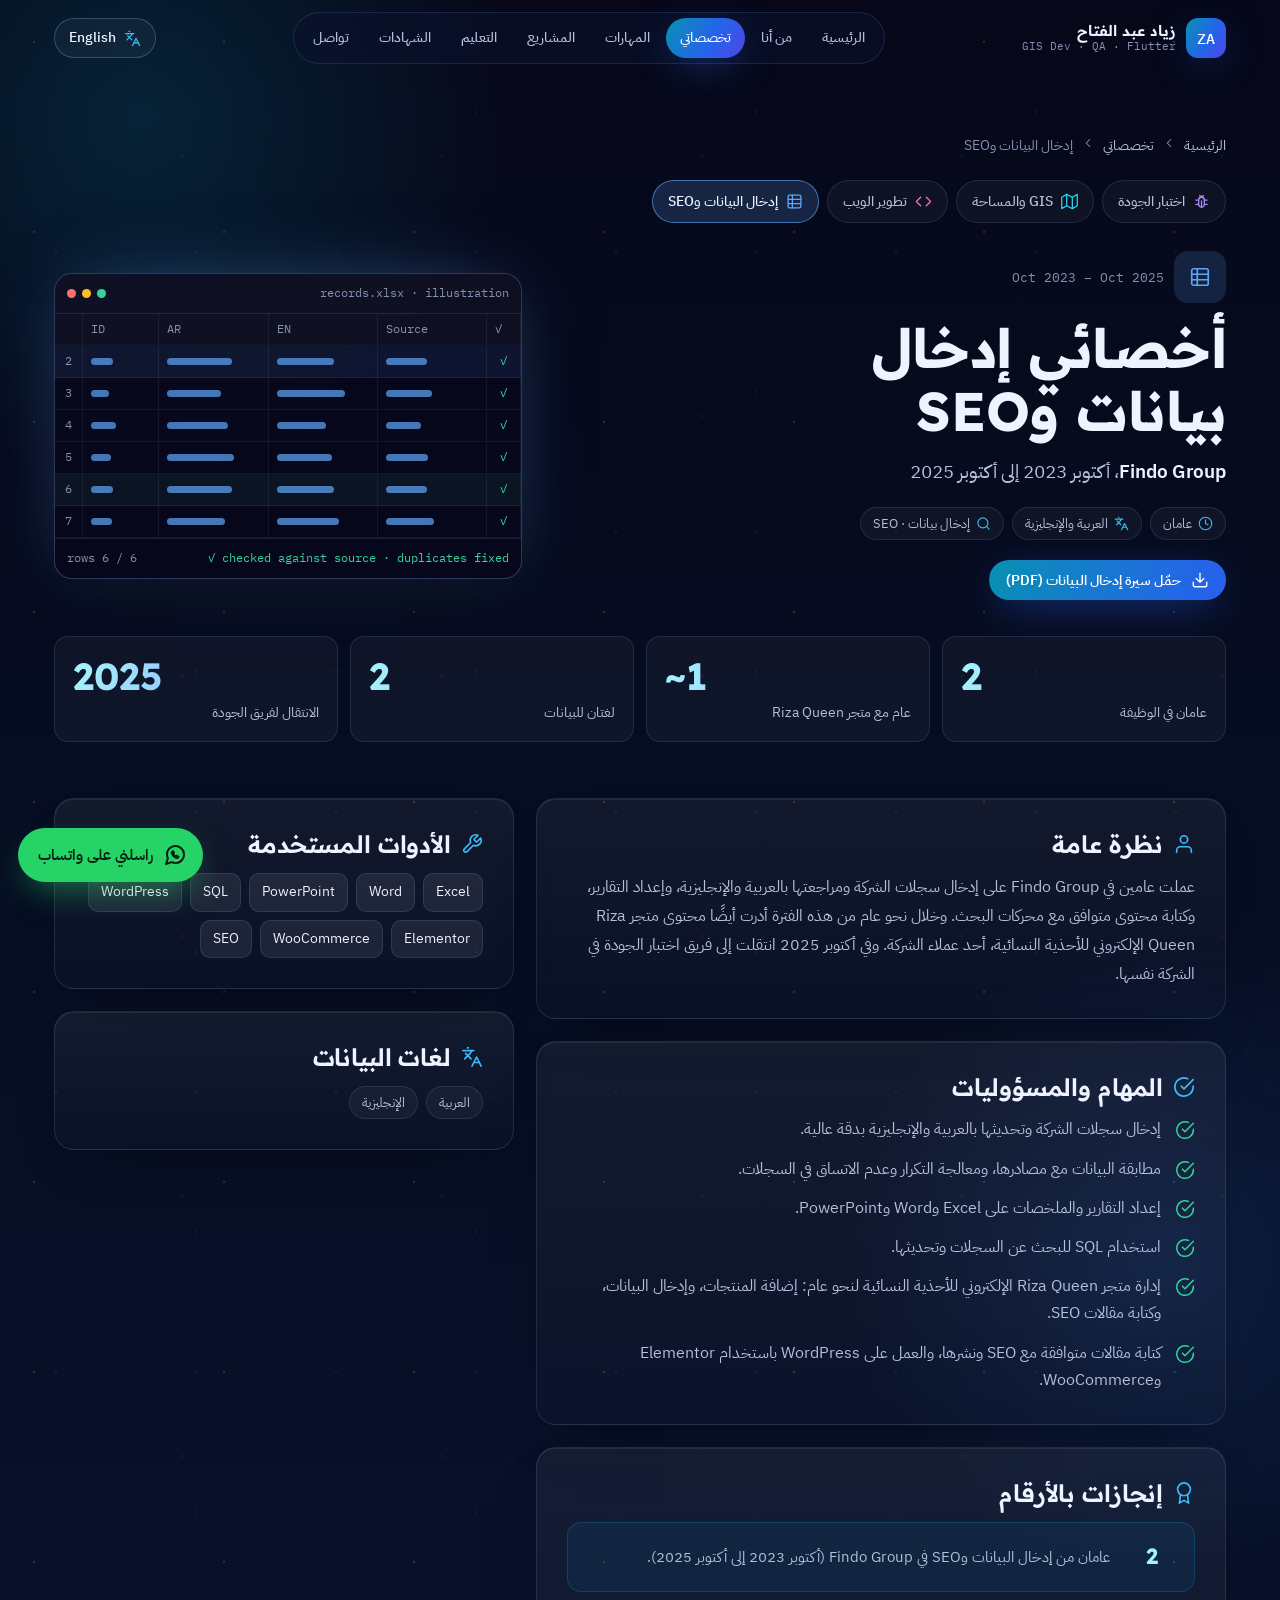
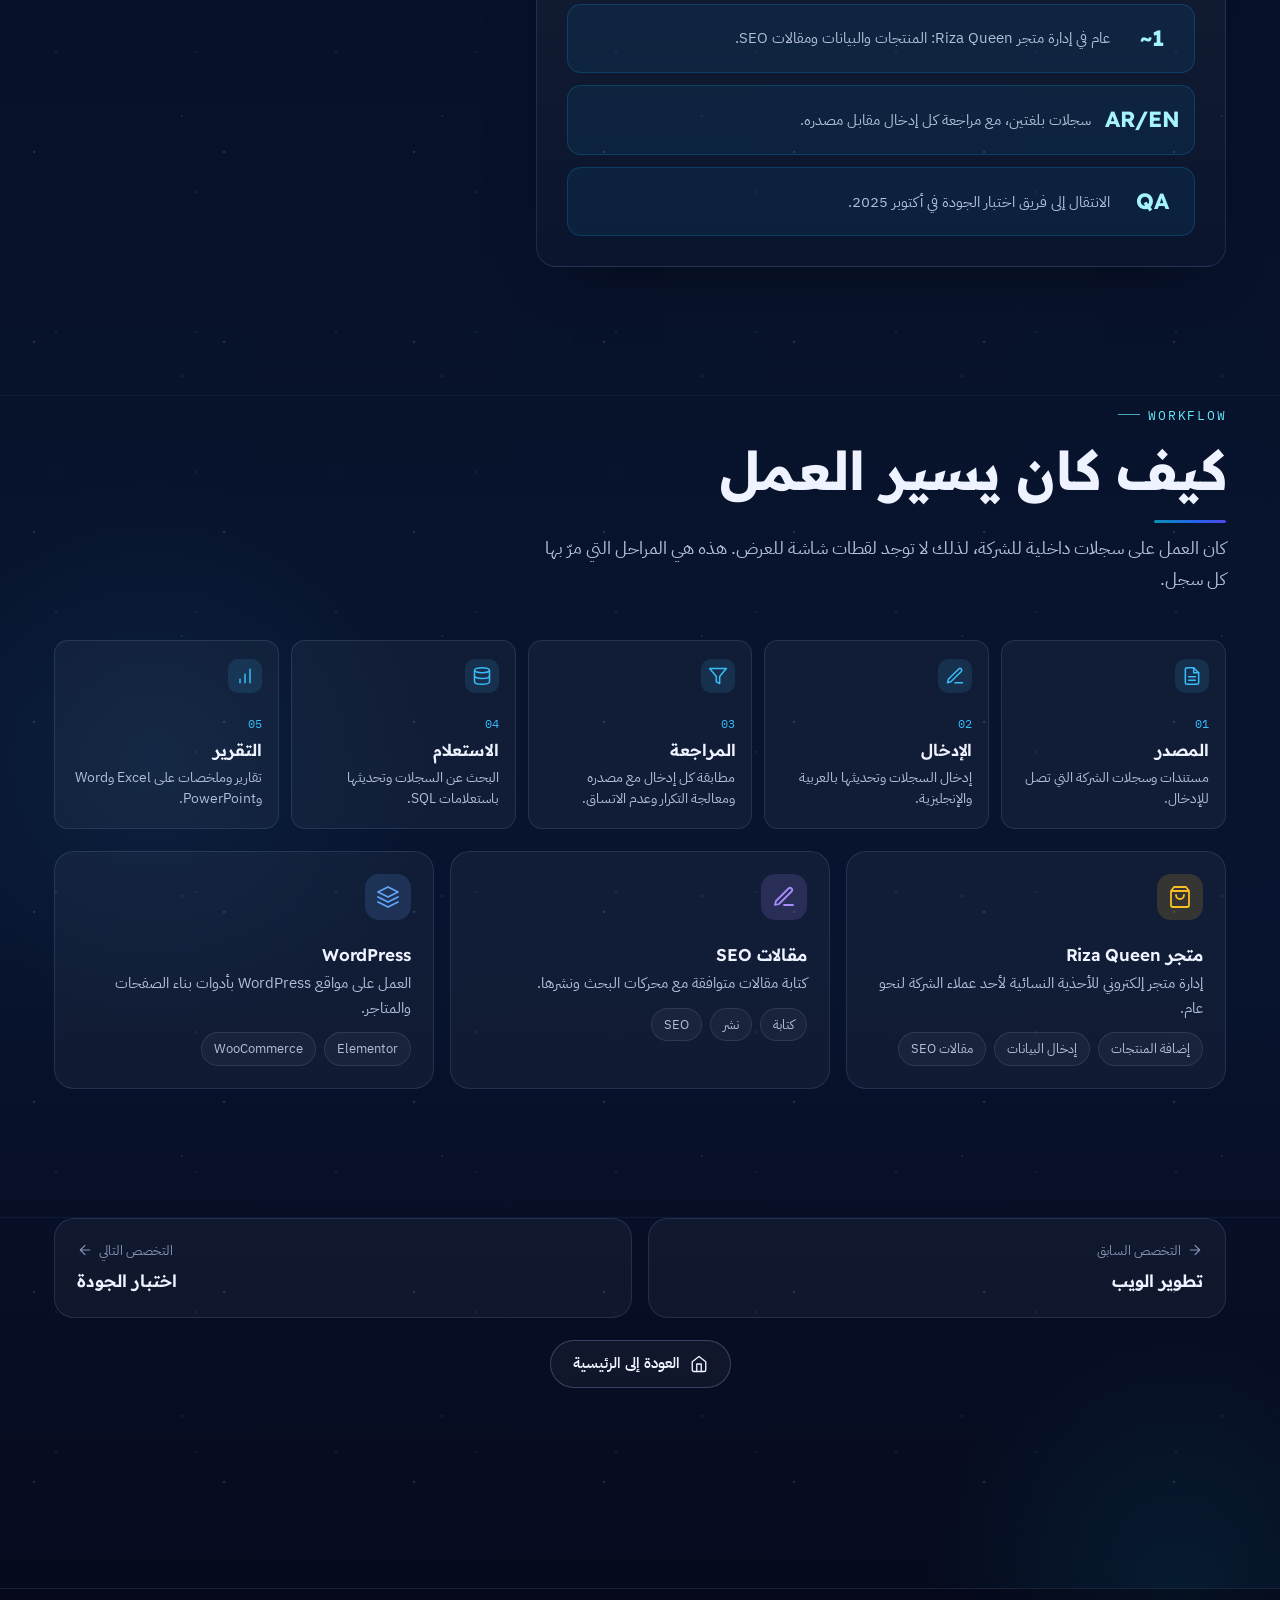
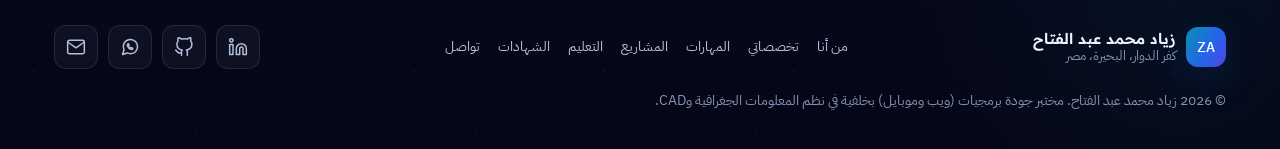
<file: tracks/data-entry-seo.html>
<!doctype html>
<html lang="ar" dir="rtl">
<head>
<meta charset="utf-8">
<meta name="viewport" content="width=device-width, initial-scale=1, viewport-fit=cover">
<title>Data Entry & SEO | Zyad Mohamed Abdelfattah</title>
<meta name="claude:viewport-fit-sides" content="cover">
<meta name="description" content="زياد محمد عبد الفتاح، أخصائي إدخال بيانات وSEO في Findo Group من أكتوبر 2023 إلى أكتوبر 2025." data-en-content="Zyad Mohamed Abdelfattah, Data Entry &amp; SEO Specialist at Findo Group, October 2023 to September 2025.">
<meta name="author" content="Zyad Mohamed Abdelfattah">
<meta name="theme-color" content="#060819">
<meta property="og:type" content="website">
<meta property="og:title" content="Data Entry &amp; SEO | Zyad Mohamed Abdelfattah">
<meta property="og:description" content="Zyad Mohamed Abdelfattah, Data Entry &amp; SEO Specialist at Findo Group, October 2023 to September 2025.">
<meta property="og:image" content="https://zyad-mohamed-abdelfattah.vercel.app/assets/zyad.jpg">
<meta property="og:image:width" content="900">
<meta property="og:image:height" content="900">
<meta property="og:image:alt" content="Zyad Mohamed Abdelfattah">
<meta property="og:locale" content="ar_EG">
<meta property="og:locale:alternate" content="en_US">
<meta name="twitter:card" content="summary">
<meta name="twitter:title" content="Data Entry &amp; SEO | Zyad Mohamed Abdelfattah">
<meta name="twitter:description" content="Zyad Mohamed Abdelfattah, Data Entry &amp; SEO Specialist at Findo Group, October 2023 to September 2025.">
<meta name="twitter:image" content="https://zyad-mohamed-abdelfattah.vercel.app/assets/zyad.jpg">
<link rel="icon" href="data:image/svg+xml,%3Csvg xmlns='http://www.w3.org/2000/svg' viewBox='0 0 64 64'%3E%3Cdefs%3E%3ClinearGradient id='g' x1='0' y1='0' x2='1' y2='1'%3E%3Cstop offset='0' stop-color='%238b5cf6'/%3E%3Cstop offset='1' stop-color='%233b82f6'/%3E%3C/linearGradient%3E%3C/defs%3E%3Crect width='64' height='64' rx='16' fill='url(%23g)'/%3E%3Ctext x='32' y='43' font-family='monospace' font-size='30' font-weight='700' fill='white' text-anchor='middle'%3EZ%3C/text%3E%3C/svg%3E">
<link rel="preconnect" href="https://fonts.googleapis.com"><link rel="preconnect" href="https://fonts.gstatic.com" crossorigin><link rel="stylesheet" href="https://fonts.googleapis.com/css2?family=IBM+Plex+Mono:wght@400;500&family=IBM+Plex+Sans+Arabic:wght@400;500;600;700&family=Readex+Pro:wght@400;500;600;700&display=swap">
<link rel="stylesheet" href="../css/site.css">
<script>(function(d){d.classList.add("js");try{if(!matchMedia("(prefers-reduced-motion: reduce)").matches)d.classList.add("motion");}catch(e){}try{var q=new URLSearchParams(location.search).get("lang");if(q==="en"||q==="ar")localStorage.setItem("zyad-lang",q);if(q==="en"||(!q&&localStorage.getItem("zyad-lang")==="en")){d.lang="en";d.dir="ltr";}}catch(e){}})(document.documentElement);</script>
<script src="../js/site.js" defer></script>
</head>
<body>
<svg width="0" height="0" style="position:absolute" aria-hidden="true" focusable="false"><defs>
<symbol id="i-wa" viewBox="0 0 24 24"><path d="M21 11.5a8.4 8.4 0 0 1-.9 3.8 8.5 8.5 0 0 1-7.6 4.7 8.4 8.4 0 0 1-3.8-.9L3 21l1.9-5.7a8.4 8.4 0 0 1-.9-3.8 8.5 8.5 0 0 1 4.7-7.6 8.4 8.4 0 0 1 3.8-.9h.5a8.5 8.5 0 0 1 8 8z"/><path d="M9.2 8.6c.2-.4.6-.5.9-.4l.8 1.6c.1.3 0 .6-.2.8l-.5.5c.4 1 1.3 1.9 2.3 2.4l.5-.5c.2-.2.5-.3.8-.2l1.6.8c.2.3.1.7-.3.9-.6.4-1.3.5-2 .3-2-.7-3.6-2.3-4.3-4.3-.2-.7-.1-1.4.4-1.9z"/></symbol>
<symbol id="i-mail" viewBox="0 0 24 24"><path d="M4 4h16c1.1 0 2 .9 2 2v12c0 1.1-.9 2-2 2H4c-1.1 0-2-.9-2-2V6c0-1.1.9-2 2-2z"/><path d="M22 6l-10 7L2 6"/></symbol>
<symbol id="i-li" viewBox="0 0 24 24"><path d="M16 8a6 6 0 0 1 6 6v7h-4v-7a2 2 0 0 0-4 0v7h-4v-7a6 6 0 0 1 6-6z"/><rect x="2" y="9" width="4" height="12"/><circle cx="4" cy="4" r="2"/></symbol>
<symbol id="i-gh" viewBox="0 0 24 24"><path d="M9 19c-5 1.5-5-2.5-7-3m14 6v-3.9a3.4 3.4 0 0 0-.9-2.6c3.1-.4 6.4-1.5 6.4-7A5.4 5.4 0 0 0 20 4.8 5.1 5.1 0 0 0 19.9 1S18.7.6 16 2.5a13.4 13.4 0 0 0-7 0C6.3.6 5.1 1 5.1 1A5.1 5.1 0 0 0 5 4.8a5.4 5.4 0 0 0-1.5 3.8c0 5.4 3.3 6.6 6.4 7A3.4 3.4 0 0 0 9 18.1V22"/></symbol>
<symbol id="i-arrow" viewBox="0 0 24 24"><path d="M5 12h14M12 5l7 7-7 7"/></symbol>
<symbol id="i-chev-r" viewBox="0 0 24 24"><path d="M9 18l6-6-6-6"/></symbol>
<symbol id="i-chev-l" viewBox="0 0 24 24"><path d="M15 18l-6-6 6-6"/></symbol>
<symbol id="i-download" viewBox="0 0 24 24"><path d="M21 15v4a2 2 0 0 1-2 2H5a2 2 0 0 1-2-2v-4"/><path d="M7 10l5 5 5-5M12 15V3"/></symbol>
<symbol id="i-pin" viewBox="0 0 24 24"><path d="M21 10c0 7-9 13-9 13s-9-6-9-13a9 9 0 0 1 18 0z"/><circle cx="12" cy="10" r="3"/></symbol>
<symbol id="i-check" viewBox="0 0 24 24"><path d="M22 11.1V12a10 10 0 1 1-5.9-9.1"/><path d="M22 4L12 14l-3-3"/></symbol>
<symbol id="i-copy" viewBox="0 0 24 24"><rect x="9" y="9" width="13" height="13" rx="2"/><path d="M5 15H4a2 2 0 0 1-2-2V4a2 2 0 0 1 2-2h9a2 2 0 0 1 2 2v1"/></symbol>
<symbol id="i-layers" viewBox="0 0 24 24"><path d="M12 2L2 7l10 5 10-5-10-5zM2 17l10 5 10-5M2 12l10 5 10-5"/></symbol>
<symbol id="i-db" viewBox="0 0 24 24"><ellipse cx="12" cy="5" rx="9" ry="3"/><path d="M21 12c0 1.7-4 3-9 3s-9-1.3-9-3"/><path d="M3 5v14c0 1.7 4 3 9 3s9-1.3 9-3V5"/></symbol>
<symbol id="i-award" viewBox="0 0 24 24"><circle cx="12" cy="8" r="7"/><path d="M8.2 13.9L7 23l5-3 5 3-1.2-9.1"/></symbol>
<symbol id="i-brief" viewBox="0 0 24 24"><rect x="2" y="7" width="20" height="14" rx="2"/><path d="M16 21V5a2 2 0 0 0-2-2h-4a2 2 0 0 0-2 2v16"/></symbol>
<symbol id="i-grad" viewBox="0 0 24 24"><path d="M22 9L12 4 2 9l10 5 10-5z"/><path d="M6 11.2V16c3 2.7 9 2.7 12 0v-4.8M22 9v6"/></symbol>
<symbol id="i-globe" viewBox="0 0 24 24"><circle cx="12" cy="12" r="10"/><path d="M2 12h20M12 2a15.3 15.3 0 0 1 4 10 15.3 15.3 0 0 1-4 10 15.3 15.3 0 0 1-4-10 15.3 15.3 0 0 1 4-10z"/></symbol>
<symbol id="i-search" viewBox="0 0 24 24"><circle cx="11" cy="11" r="8"/><path d="M21 21l-4.3-4.3"/></symbol>
<symbol id="i-file" viewBox="0 0 24 24"><path d="M14 2H6a2 2 0 0 0-2 2v16a2 2 0 0 0 2 2h12a2 2 0 0 0 2-2V8z"/><path d="M14 2v6h6M16 13H8M16 17H8"/></symbol>
<symbol id="i-menu" viewBox="0 0 24 24"><path d="M3 6h18M3 12h18M3 18h18"/></symbol>
<symbol id="i-x" viewBox="0 0 24 24"><path d="M18 6L6 18M6 6l12 12"/></symbol>
<symbol id="i-bug" viewBox="0 0 24 24"><rect x="8" y="6" width="8" height="14" rx="4"/><path d="M12 6V4M9.5 3.5l1 2M14.5 3.5l-1 2M4 10h4M16 10h4M4 16h4M16 16h4M12 11v9"/></symbol>
<symbol id="i-clock" viewBox="0 0 24 24"><circle cx="12" cy="12" r="10"/><path d="M12 6v6l4 2"/></symbol>
<symbol id="i-send" viewBox="0 0 24 24"><path d="M22 2L11 13M22 2l-7 20-4-9-9-4 20-7z"/></symbol>
<symbol id="i-home" viewBox="0 0 24 24"><path d="M3 9l9-7 9 7v11a2 2 0 0 1-2 2H5a2 2 0 0 1-2-2z"/><path d="M9 22V12h6v10"/></symbol>
<symbol id="i-bag" viewBox="0 0 24 24"><path d="M6 2L3 6v14a2 2 0 0 0 2 2h14a2 2 0 0 0 2-2V6l-3-4zM3 6h18"/><path d="M16 10a4 4 0 0 1-8 0"/></symbol>
<symbol id="i-pen" viewBox="0 0 24 24"><path d="M12 20h9"/><path d="M16.5 3.5a2.1 2.1 0 0 1 3 3L7 19l-4 1 1-4z"/></symbol>
<symbol id="i-table" viewBox="0 0 24 24"><rect x="3" y="3" width="18" height="18" rx="2"/><path d="M3 9h18M3 15h18M9 3v18"/></symbol>
<symbol id="i-filter" viewBox="0 0 24 24"><path d="M22 3H2l8 9.5V19l4 2v-8.5z"/></symbol>
<symbol id="i-chart" viewBox="0 0 24 24"><path d="M12 20V10M18 20V4M6 20v-4"/></symbol>
<symbol id="i-phone" viewBox="0 0 24 24"><rect x="5" y="2" width="14" height="20" rx="2"/><path d="M12 18h.01"/></symbol>
<symbol id="i-spark" viewBox="0 0 24 24"><path d="M12 3l1.8 5.2L19 10l-5.2 1.8L12 17l-1.8-5.2L5 10l5.2-1.8z"/><path d="M19 15l.8 2.2L22 18l-2.2.8L19 21l-.8-2.2L16 18l2.2-.8z"/></symbol>
<symbol id="i-compass" viewBox="0 0 24 24"><circle cx="12" cy="12" r="10"/><path d="M16.2 7.8l-2.1 6.3-6.3 2.1 2.1-6.3z"/></symbol>
<symbol id="i-map" viewBox="0 0 24 24"><path d="M1 6v16l7-4 8 4 7-4V2l-7 4-8-4z"/><path d="M8 2v16M16 6v16"/></symbol>
<symbol id="i-cpu" viewBox="0 0 24 24"><rect x="4" y="4" width="16" height="16" rx="2"/><rect x="9" y="9" width="6" height="6"/><path d="M9 1v3M15 1v3M9 20v3M15 20v3M20 9h3M20 14h3M1 9h3M1 14h3"/></symbol>
<symbol id="i-box" viewBox="0 0 24 24"><path d="M21 16V8a2 2 0 0 0-1-1.7l-7-4a2 2 0 0 0-2 0l-7 4A2 2 0 0 0 3 8v8a2 2 0 0 0 1 1.7l7 4a2 2 0 0 0 2 0l7-4a2 2 0 0 0 1-1.7z"/><path d="M3.3 7L12 12l8.7-5M12 22V12"/></symbol>
<symbol id="i-ruler" viewBox="0 0 24 24"><path d="M21.3 15.3L8.7 2.7a1 1 0 0 0-1.4 0L2.7 7.3a1 1 0 0 0 0 1.4l12.6 12.6a1 1 0 0 0 1.4 0l4.6-4.6a1 1 0 0 0 0-1.4z"/><path d="M7.5 10.5l2-2M10.5 13.5l2-2M13.5 16.5l2-2"/></symbol>
<symbol id="i-lang" viewBox="0 0 24 24"><path d="M5 8l6 6M4 14l6-6 2-3M2 5h12M7 2h1M22 22l-5-10-5 10M14 18h6"/></symbol>
<symbol id="i-user" viewBox="0 0 24 24"><path d="M20 21v-2a4 4 0 0 0-4-4H8a4 4 0 0 0-4 4v2"/><circle cx="12" cy="7" r="4"/></symbol>
<symbol id="i-code" viewBox="0 0 24 24"><path d="M16 18l6-6-6-6M8 6l-6 6 6 6"/></symbol>
<symbol id="i-ext" viewBox="0 0 24 24"><path d="M18 13v6a2 2 0 0 1-2 2H5a2 2 0 0 1-2-2V8a2 2 0 0 1 2-2h6M15 3h6v6M10 14L21 3"/></symbol>
<symbol id="i-shield" viewBox="0 0 24 24"><path d="M12 22s8-4 8-10V5l-8-3-8 3v7c0 6 8 10 8 10z"/></symbol>
<symbol id="i-server" viewBox="0 0 24 24"><rect x="2" y="2" width="20" height="8" rx="2"/><rect x="2" y="14" width="20" height="8" rx="2"/><path d="M6 6h.01M6 18h.01"/></symbol>
<symbol id="i-cart" viewBox="0 0 24 24"><circle cx="9" cy="21" r="1"/><circle cx="20" cy="21" r="1"/><path d="M1 1h4l2.7 13.4a2 2 0 0 0 2 1.6h9.7a2 2 0 0 0 2-1.6L23 6H6"/></symbol>
<symbol id="i-repo" viewBox="0 0 24 24"><path d="M4 19.5A2.5 2.5 0 0 1 6.5 17H20V2H6.5A2.5 2.5 0 0 0 4 4.5v15z"/><path d="M4 19.5A2.5 2.5 0 0 0 6.5 22H20v-5"/></symbol>
<symbol id="i-grid" viewBox="0 0 24 24"><rect x="3" y="3" width="7" height="7" rx="1.5"/><rect x="14" y="3" width="7" height="7" rx="1.5"/><rect x="3" y="14" width="7" height="7" rx="1.5"/><rect x="14" y="14" width="7" height="7" rx="1.5"/></symbol>
<symbol id="i-tool" viewBox="0 0 24 24"><path d="M14.7 6.3a1 1 0 0 0 0 1.4l1.6 1.6a1 1 0 0 0 1.4 0l3.8-3.8a6 6 0 0 1-7.9 7.9l-6.9 6.9a2.1 2.1 0 0 1-3-3l6.9-6.9a6 6 0 0 1 7.9-7.9z"/></symbol>
</defs></svg>
<a class="skip" href="#main" data-en="Skip to content">انتقل إلى المحتوى</a>
<div class="scroll-progress" aria-hidden="true"><i id="scroll-progress"></i></div>
<div class="cursor-glow" id="cursor-glow" aria-hidden="true"></div>
<div class="sky" aria-hidden="true">
  <div class="blob b1"></div><div class="blob b2"></div><div class="blob b3"></div><div class="blob b4"></div>
  <span class="glyph" style="top:3%;left:6%">{ }</span>
  <span class="glyph" style="top:9%;left:88%">&lt;/&gt;</span>
  <span class="glyph" style="top:17%;left:3%">expect(bug).toBeFixed()</span>
  <span class="glyph" style="top:26%;left:80%">=&gt;</span>
  <span class="glyph" style="top:35%;left:12%">[ ]</span>
  <span class="glyph" style="top:44%;left:64%">assert</span>
  <span class="glyph" style="top:2%;left:52%">UTM 36N</span>
  <span class="glyph" style="top:56%;left:30%">// TODO: retest</span>
  <span class="glyph" style="top:66%;left:86%">;</span>
  <span class="glyph" style="top:74%;left:5%">git push</span>
  <span class="glyph" style="top:83%;left:72%">{ }</span>
  <span class="glyph" style="top:93%;left:40%">return true;</span>
</div>
<header class="topbar">
  <div class="wrap topbar-in">
    <a class="brand" href="../index.html" aria-label="Zyad Mohamed Abdelfattah" data-en-aria-label="Zyad Mohamed Abdelfattah">
      <span class="brand-mark" aria-hidden="true">ZA</span>
      <span class="brand-txt"><b data-en="Zyad Abdelfattah">زياد عبد الفتاح</b><small>GIS Dev · QA · Flutter</small></span>
    </a>
    <nav class="nav" id="site-nav" aria-label="الأقسام" data-en-aria-label="Sections">
      <ul class="nav-pill">
        <li><a href="../index.html#home" data-en="Home">الرئيسية</a></li><li><a href="../index.html#about" data-en="About">من أنا</a></li><li><a href="../index.html#tracks" class="is-active" aria-current="page" data-en="Tracks">تخصصاتي</a></li><li><a href="../index.html#skills" data-en="Skills">المهارات</a></li><li><a href="../index.html#projects" data-en="Projects">المشاريع</a></li><li><a href="../index.html#education" data-en="Education">التعليم</a></li><li><a href="../index.html#certificates" data-en="Certificates">الشهادات</a></li><li><a href="../index.html#contact" data-en="Contact">تواصل</a></li>
      </ul>
    </nav>
    <div class="top-actions">
      <button class="lang-btn" id="lang-toggle" type="button" lang="en" aria-label="Switch to English"><svg class="ic " aria-hidden="true"><use href="#i-lang"></use></svg><span class="lang-label">English</span></button>
      <button class="menu-btn" type="button" aria-controls="site-nav" aria-expanded="false" aria-label="القائمة" data-en-aria-label="Menu"><svg class="ic ic-open" aria-hidden="true"><use href="#i-menu"></use></svg><svg class="ic ic-close" aria-hidden="true"><use href="#i-x"></use></svg></button>
    </div>
  </div>
</header>
<main id="main">
<section class="job-hero" aria-labelledby="job-h">
  <div class="wrap">
    <nav aria-label="مسار التنقل" data-en-aria-label="Breadcrumb"><ol class="crumbs">
      <li><a href="../index.html" data-en="Home">الرئيسية</a></li><li aria-hidden="true"><svg class="ic flip" aria-hidden="true"><use href="#i-chev-r"></use></svg></li>
      <li><a href="../index.html#tracks" data-en="Tracks">تخصصاتي</a></li><li aria-hidden="true"><svg class="ic flip" aria-hidden="true"><use href="#i-chev-r"></use></svg></li>
      <li aria-current="page" data-en="Data Entry &amp; SEO">إدخال البيانات وSEO</li>
    </ol></nav>
    <nav class="track-tabs" aria-label="التخصصات" data-en-aria-label="Tracks"><a class="ttab k-qa" href="qa-testing.html"><svg class="ic " aria-hidden="true"><use href="#i-bug"></use></svg><span data-en="QA Testing">اختبار الجودة</span></a><a class="ttab k-gis" href="gis-surveying.html"><svg class="ic " aria-hidden="true"><use href="#i-map"></use></svg><span data-en="GIS &amp; Surveying">GIS والمساحة</span></a><a class="ttab k-web" href="web-development.html"><svg class="ic " aria-hidden="true"><use href="#i-code"></use></svg><span data-en="Web Development">تطوير الويب</span></a><a class="ttab k-data" href="data-entry-seo.html" aria-current="page"><svg class="ic " aria-hidden="true"><use href="#i-table"></use></svg><span data-en="Data Entry &amp; SEO">إدخال البيانات وSEO</span></a></nav>
    <div class="job-head">
      <div class="k-data">
        <div class="job-kicker"><span class="exp-ico"><svg class="ic " aria-hidden="true"><use href="#i-table"></use></svg></span><span class="when">Oct 2023 – Oct 2025</span></div>
        <h1 id="job-h" class="rise" data-en="Data Entry &amp; SEO Specialist">أخصائي إدخال بيانات وSEO</h1>
        <p class="job-sub rise d1" data-en-html="&lt;strong&gt;Findo Group&lt;/strong&gt;, Oct 2023 – Oct 2025"><strong>Findo Group</strong>، أكتوبر 2023 إلى أكتوبر 2025</p>
        <div class="job-meta rise d2"><span class="chip"><svg class="ic " aria-hidden="true"><use href="#i-clock"></use></svg><span data-en="2 years">عامان</span></span><span class="chip"><svg class="ic " aria-hidden="true"><use href="#i-lang"></use></svg><span data-en="Arabic &amp; English">العربية والإنجليزية</span></span><span class="chip"><svg class="ic " aria-hidden="true"><use href="#i-search"></use></svg><span data-en="Data entry · SEO">إدخال بيانات · SEO</span></span></div>
        <div class="cta-row rise d3" style="margin-top:20px"><a class="btn btn-primary btn-sm" href="../cv/Zyad_Mohamed_Abdelfattah_Data_Entry_CV.pdf" target="_blank" rel="noopener"><svg class="ic " aria-hidden="true"><use href="#i-download"></use></svg><span data-en="Download Data Entry CV (PDF)">حمّل سيرة إدخال البيانات ‏(PDF)</span></a></div>
      </div>
      <div class="sig-wrap rise d2 k-data"><figure class="sig sig-data" data-sig="data" dir="ltr" role="img" aria-label="Illustration: spreadsheet cells filling in row by row, with a duplicate row flagged and fixed">
  <div class="sig-bar"><i></i><i></i><i></i><span>records.xlsx · illustration</span></div>
  <div class="sheet"><div class="sh-row sh-head"><span class="sh-n"></span><span>ID</span><span>AR</span><span>EN</span><span>Source</span><span>✓</span></div><div class="sh-row" data-row="0"><span class="sh-n">2</span><span class="sh-c"><i style="--w:38%"></i></span><span class="sh-c"><i style="--w:70%"></i></span><span class="sh-c"><i style="--w:62%"></i></span><span class="sh-c"><i style="--w:44%"></i></span><span class="sh-c ok">✓</span></div><div class="sh-row" data-row="1"><span class="sh-n">3</span><span class="sh-c"><i style="--w:30%"></i></span><span class="sh-c"><i style="--w:58%"></i></span><span class="sh-c"><i style="--w:74%"></i></span><span class="sh-c"><i style="--w:50%"></i></span><span class="sh-c ok">✓</span></div><div class="sh-row" data-row="2"><span class="sh-n">4</span><span class="sh-c"><i style="--w:42%"></i></span><span class="sh-c"><i style="--w:66%"></i></span><span class="sh-c"><i style="--w:54%"></i></span><span class="sh-c"><i style="--w:38%"></i></span><span class="sh-c ok">✓</span></div><div class="sh-row" data-row="3"><span class="sh-n">5</span><span class="sh-c"><i style="--w:34%"></i></span><span class="sh-c"><i style="--w:72%"></i></span><span class="sh-c"><i style="--w:60%"></i></span><span class="sh-c"><i style="--w:46%"></i></span><span class="sh-c ok">✓</span></div><div class="sh-row dup" data-row="4"><span class="sh-n">6</span><span class="sh-c"><i style="--w:38%"></i></span><span class="sh-c"><i style="--w:70%"></i></span><span class="sh-c"><i style="--w:62%"></i></span><span class="sh-c"><i style="--w:44%"></i></span><span class="sh-c ok">✓</span></div><div class="sh-row" data-row="5"><span class="sh-n">7</span><span class="sh-c"><i style="--w:36%"></i></span><span class="sh-c"><i style="--w:62%"></i></span><span class="sh-c"><i style="--w:68%"></i></span><span class="sh-c"><i style="--w:52%"></i></span><span class="sh-c ok">✓</span></div></div>
  <div class="sheet-status"><span class="ss-row">rows 6 / 6</span><span class="ss-msg">✓ checked against source · duplicates fixed</span></div>
</figure></div>
    </div>
    <div class="kpis kpis-4" data-reveal-group="up" role="group" aria-label="أرقام" data-en-aria-label="Key numbers"><div class="kpi"><b data-count="2">2</b><span data-en="years in the role">عامان في الوظيفة</span></div><div class="kpi"><b data-count="~1">~1</b><span data-en="year on the Riza Queen store">عام مع متجر Riza Queen</span></div><div class="kpi"><b data-count="2">2</b><span data-en="data languages">لغتان للبيانات</span></div><div class="kpi"><b data-count="2025">2025</b><span data-en="moved into QA">الانتقال لفريق الجودة</span></div></div>
  </div>
</section>
<section class="section" style="padding-top:0" aria-label="التفاصيل" data-en-aria-label="Details">
  <div class="wrap">
    <div class="job-body">
      <div class="job-main"><section class="panel" data-reveal="up"><h2><svg class="ic " aria-hidden="true"><use href="#i-user"></use></svg><span data-en="Overview">نظرة عامة</span></h2><p data-en="For two years at Findo Group I entered and maintained company records in Arabic and English, prepared reports, and wrote search-optimized content. For about a year of that time I also ran the content of Riza Queen, an online women's shoe store client. In October 2025 I moved into the company's QA team.">عملت عامين في Findo Group على إدخال سجلات الشركة ومراجعتها بالعربية والإنجليزية، وإعداد التقارير، وكتابة محتوى متوافق مع محركات البحث. وخلال نحو عام من هذه الفترة أدرت أيضًا محتوى متجر Riza Queen الإلكتروني للأحذية النسائية، أحد عملاء الشركة. وفي أكتوبر 2025 انتقلت إلى فريق اختبار الجودة في الشركة نفسها.</p></section><section class="panel" data-reveal="up"><h2><svg class="ic " aria-hidden="true"><use href="#i-check"></use></svg><span data-en="Responsibilities">المهام والمسؤوليات</span></h2><ul class="ticks"><li><svg class="ic " aria-hidden="true"><use href="#i-check"></use></svg><span data-en="Entered and maintained company records in Arabic and English with high accuracy.">إدخال سجلات الشركة وتحديثها بالعربية والإنجليزية بدقة عالية.</span></li><li><svg class="ic " aria-hidden="true"><use href="#i-check"></use></svg><span data-en="Checked data against sources and fixed duplicates and inconsistencies.">مطابقة البيانات مع مصادرها، ومعالجة التكرار وعدم الاتساق في السجلات.</span></li><li><svg class="ic " aria-hidden="true"><use href="#i-check"></use></svg><span data-en="Prepared reports and summaries in Excel, Word and PowerPoint.">إعداد التقارير والملخصات على Excel وWord وPowerPoint.</span></li><li><svg class="ic " aria-hidden="true"><use href="#i-check"></use></svg><span data-en="Used SQL to look up and update records.">استخدام SQL للبحث عن السجلات وتحديثها.</span></li><li><svg class="ic " aria-hidden="true"><use href="#i-check"></use></svg><span data-en="Ran the Riza Queen online women&#x27;s shoe store for about a year: product listings, data entry and SEO articles.">إدارة متجر Riza Queen الإلكتروني للأحذية النسائية لنحو عام: إضافة المنتجات، وإدخال البيانات، وكتابة مقالات SEO.</span></li><li><svg class="ic " aria-hidden="true"><use href="#i-check"></use></svg><span data-en="Wrote and published SEO-optimized articles, and worked with WordPress (Elementor, WooCommerce).">كتابة مقالات متوافقة مع SEO ونشرها، والعمل على WordPress باستخدام Elementor وWooCommerce.</span></li></ul></section><section class="panel" data-reveal="up"><h2><svg class="ic " aria-hidden="true"><use href="#i-award"></use></svg><span data-en="Achievements in numbers">إنجازات بالأرقام</span></h2><ul class="wins"><li><b>2</b><span data-en="years of data entry and SEO at Findo Group (Oct 2023 to Oct 2025).">عامان من إدخال البيانات وSEO في Findo Group (أكتوبر 2023 إلى أكتوبر 2025).</span></li><li><b>~1</b><span data-en="year running the Riza Queen store: listings, data and SEO articles.">عام في إدارة متجر Riza Queen: المنتجات والبيانات ومقالات SEO.</span></li><li><b>AR/EN</b><span data-en="records in two languages, each entry checked against its source.">سجلات بلغتين، مع مراجعة كل إدخال مقابل مصدره.</span></li><li><b>QA</b><span data-en="Moved into the QA team in October 2025.">الانتقال إلى فريق اختبار الجودة في أكتوبر 2025.</span></li></ul></section></div>
      <aside class="job-side"><section class="panel" data-reveal="up"><h2><svg class="ic " aria-hidden="true"><use href="#i-tool"></use></svg><span data-en="Tools used">الأدوات المستخدمة</span></h2><div class="toolchips"><span>Excel</span><span>Word</span><span>PowerPoint</span><span>SQL</span><span>WordPress</span><span>Elementor</span><span>WooCommerce</span><span>SEO</span></div></section><section class="panel" data-reveal="up"><h2><svg class="ic " aria-hidden="true"><use href="#i-lang"></use></svg><span data-en="Data languages">لغات البيانات</span></h2><div class="chips"><span class="chip" data-en="Arabic">العربية</span><span class="chip" data-en="English">الإنجليزية</span></div></section></aside>
    </div>
  </div>
</section>
<section class="section" style="padding-top:0" id="gallery" aria-labelledby="gal-h">
  <div class="wrap">
    <div class="sec-head"><div><p class="eyebrow">workflow</p><h2 class="h2" data-reveal="heading" id="gal-h" data-en="How the work flowed">كيف كان يسير العمل</h2><p class="lede" data-en="The data work was internal company records, so there are no screenshots to share. This is the process every record went through.">كان العمل على سجلات داخلية للشركة، لذلك لا توجد لقطات شاشة للعرض. هذه هي المراحل التي مرّ بها كل سجل.</p></div></div>
    <ol class="flow" data-reveal-group="blur"><li><svg class="ic " aria-hidden="true"><use href="#i-file"></use></svg><span class="stp">01</span><h3 data-en="Source">المصدر</h3><p data-en="Company documents and records that come in for entry.">مستندات وسجلات الشركة التي تصل للإدخال.</p></li><li><svg class="ic " aria-hidden="true"><use href="#i-pen"></use></svg><span class="stp">02</span><h3 data-en="Entry">الإدخال</h3><p data-en="Records entered and updated in Arabic and English.">إدخال السجلات وتحديثها بالعربية والإنجليزية.</p></li><li><svg class="ic " aria-hidden="true"><use href="#i-filter"></use></svg><span class="stp">03</span><h3 data-en="Check">المراجعة</h3><p data-en="Each entry checked against its source; duplicates and inconsistencies fixed.">مطابقة كل إدخال مع مصدره ومعالجة التكرار وعدم الاتساق.</p></li><li><svg class="ic " aria-hidden="true"><use href="#i-db"></use></svg><span class="stp">04</span><h3 data-en="Lookup">الاستعلام</h3><p data-en="Records looked up and updated with SQL queries.">البحث عن السجلات وتحديثها باستعلامات SQL.</p></li><li><svg class="ic " aria-hidden="true"><use href="#i-chart"></use></svg><span class="stp">05</span><h3 data-en="Report">التقرير</h3><p data-en="Reports and summaries in Excel, Word and PowerPoint.">تقارير وملخصات على Excel وWord وPowerPoint.</p></li></ol>
    <div class="blocks" style="margin-top:22px" data-reveal-group="up"><article class="block k-ai" data-tilt><svg class="ic " aria-hidden="true"><use href="#i-bag"></use></svg><h3 data-en="Riza Queen online store">متجر Riza Queen</h3><p data-en="An online women&#x27;s shoe store, a company client, that I ran for about a year.">إدارة متجر إلكتروني للأحذية النسائية لأحد عملاء الشركة لنحو عام.</p><div class="chips"><span class="chip" data-en="Product listings">إضافة المنتجات</span><span class="chip" data-en="Data entry">إدخال البيانات</span><span class="chip" data-en="SEO articles">مقالات SEO</span></div></article><article class="block k-qa" data-tilt><svg class="ic " aria-hidden="true"><use href="#i-pen"></use></svg><h3 data-en="SEO articles">مقالات SEO</h3><p data-en="Writing and publishing search-optimized articles.">كتابة مقالات متوافقة مع محركات البحث ونشرها.</p><div class="chips"><span class="chip" data-en="Writing">كتابة</span><span class="chip" data-en="Publishing">نشر</span><span class="chip">SEO</span></div></article><article class="block k-data" data-tilt><svg class="ic " aria-hidden="true"><use href="#i-layers"></use></svg><h3 data-en="WordPress">WordPress</h3><p data-en="Working on WordPress sites with page-builder and store tools.">العمل على مواقع WordPress بأدوات بناء الصفحات والمتاجر.</p><div class="chips"><span class="chip">Elementor</span><span class="chip">WooCommerce</span></div></article></div>
  </div>
</section>
<section class="section" style="padding-top:0" aria-label="التخصصات الأخرى" data-en-aria-label="Other tracks">
  <div class="wrap">
    <div class="pager" data-reveal-group="up">
      <a class="prev k-web" href="web-development.html"><small><svg class="ic flip" style="rotate:180deg" aria-hidden="true"><use href="#i-arrow"></use></svg><span data-en="Previous track">التخصص السابق</span></small><b data-en="Web Development">تطوير الويب</b></a>
      <a class="next k-qa" href="qa-testing.html"><small><span data-en="Next track">التخصص التالي</span><svg class="ic flip" aria-hidden="true"><use href="#i-arrow"></use></svg></small><b data-en="QA Testing">اختبار الجودة</b></a>
    </div>
    <div class="back-home"><a class="btn btn-ghost" href="../index.html"><svg class="ic " aria-hidden="true"><use href="#i-home"></use></svg><span data-en="Back to home">العودة إلى الرئيسية</span></a></div>
  </div>
</section>
</main>
<footer class="footer">
  <div class="wrap foot-grid">
    <a class="brand" href="../index.html#home" aria-label="Zyad Mohamed Abdelfattah">
      <span class="brand-mark" aria-hidden="true">ZA</span>
      <span class="brand-txt"><b data-en="Zyad Mohamed Abdelfattah">زياد محمد عبد الفتاح</b><small class="foot-loc" data-en="Kafr El Dawar, Beheira, Egypt">كفر الدوار، البحيرة، مصر</small></span>
    </a>
    <ul class="foot-links"><li><a href="../index.html#about" data-en="About">من أنا</a></li><li><a href="../index.html#tracks" data-en="Tracks">تخصصاتي</a></li><li><a href="../index.html#skills" data-en="Skills">المهارات</a></li><li><a href="../index.html#projects" data-en="Projects">المشاريع</a></li><li><a href="../index.html#education" data-en="Education">التعليم</a></li><li><a href="../index.html#certificates" data-en="Certificates">الشهادات</a></li><li><a href="../index.html#contact" data-en="Contact">تواصل</a></li></ul>
    <div class="social-row" style="margin:0">
      <a class="icon-btn" href="https://www.linkedin.com/in/zyad-mohamed-abdelfattah-37b9223bb" target="_blank" rel="noopener" aria-label="LinkedIn"><svg class="ic " aria-hidden="true"><use href="#i-li"></use></svg></a>
      <a class="icon-btn" href="https://github.com/zyadweb4" target="_blank" rel="noopener" aria-label="GitHub"><svg class="ic " aria-hidden="true"><use href="#i-gh"></use></svg></a>
      <a class="icon-btn" href="https://wa.me/201025370757" target="_blank" rel="noopener" aria-label="WhatsApp"><svg class="ic " aria-hidden="true"><use href="#i-wa"></use></svg></a>
      <a class="icon-btn" href="mailto:z7887008@gmail.com" aria-label="Email"><svg class="ic " aria-hidden="true"><use href="#i-mail"></use></svg></a>
    </div>
  </div>
  <div class="wrap" style="margin-top:20px">
    <p class="foot-copy">© 2026 <span data-en="Zyad Mohamed Abdelfattah">زياد محمد عبد الفتاح</span>. <span data-en="QA Tester (Web &amp; Mobile) with a GIS and CAD background.">مختبر جودة برمجيات (ويب وموبايل) بخلفية في نظم المعلومات الجغرافية وCAD.</span></p>
  </div>
</footer>
<a class="wa-float" href="https://wa.me/201025370757" target="_blank" rel="noopener" aria-label="WhatsApp: +20 102 537 0757"><svg class="ic " aria-hidden="true"><use href="#i-wa"></use></svg><span data-en="Chat on WhatsApp">راسلني على واتساب</span></a>
<dialog class="lb" id="lightbox" aria-labelledby="lb-title">
  <div class="lb-top">
    <div><h3 id="lb-title"></h3><p id="lb-desc"></p></div>
    <span class="lb-count" id="lb-count"></span>
    <button class="lb-close" id="lb-close" type="button" aria-label="إغلاق" data-en-aria-label="Close"><svg class="ic " aria-hidden="true"><use href="#i-x"></use></svg></button>
  </div>
  <div class="lb-stage">
    <img id="lb-img" alt="">
    <button class="lb-nav lb-prev" id="lb-prev" type="button" aria-label="السابق" data-en-aria-label="Previous"><svg class="ic flip" aria-hidden="true"><use href="#i-chev-l"></use></svg></button>
    <button class="lb-nav lb-next" id="lb-next" type="button" aria-label="التالي" data-en-aria-label="Next"><svg class="ic flip" aria-hidden="true"><use href="#i-chev-r"></use></svg></button>
  </div>
</dialog>
</body>
</html>
</file>
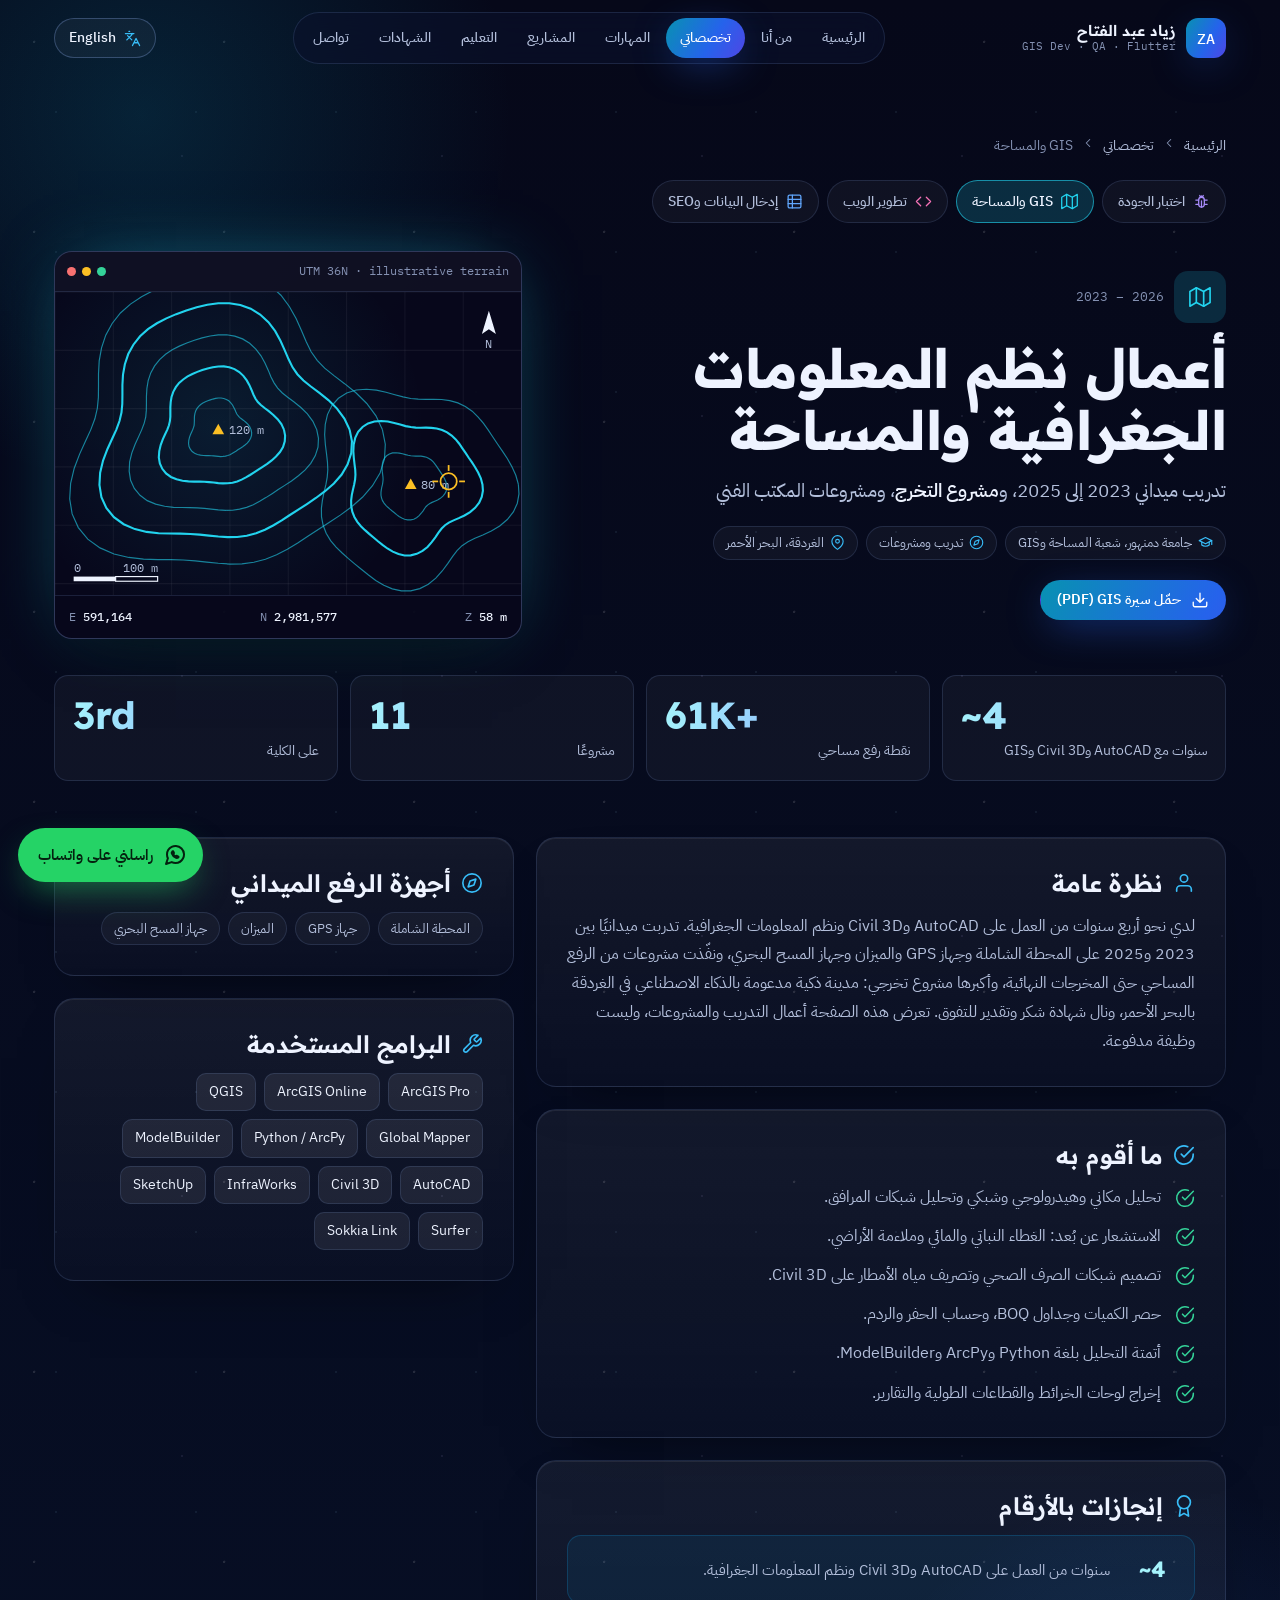
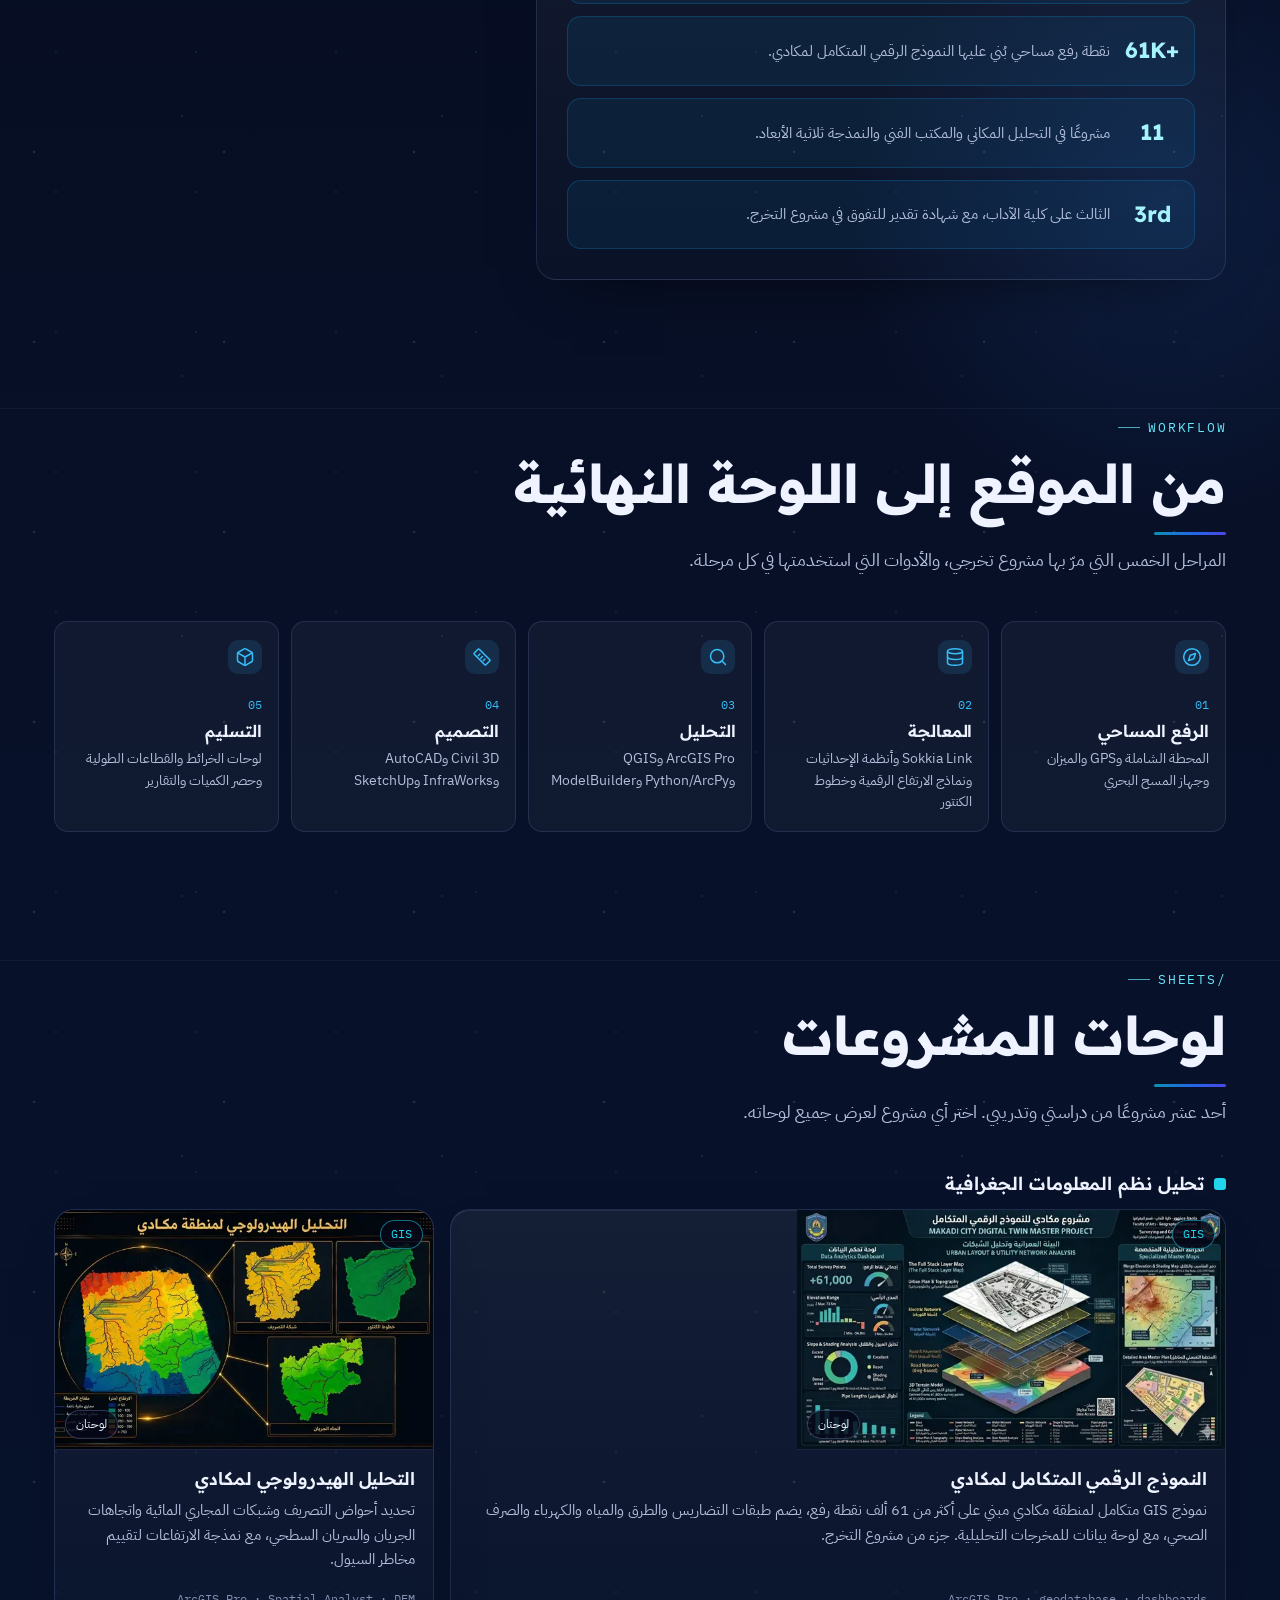
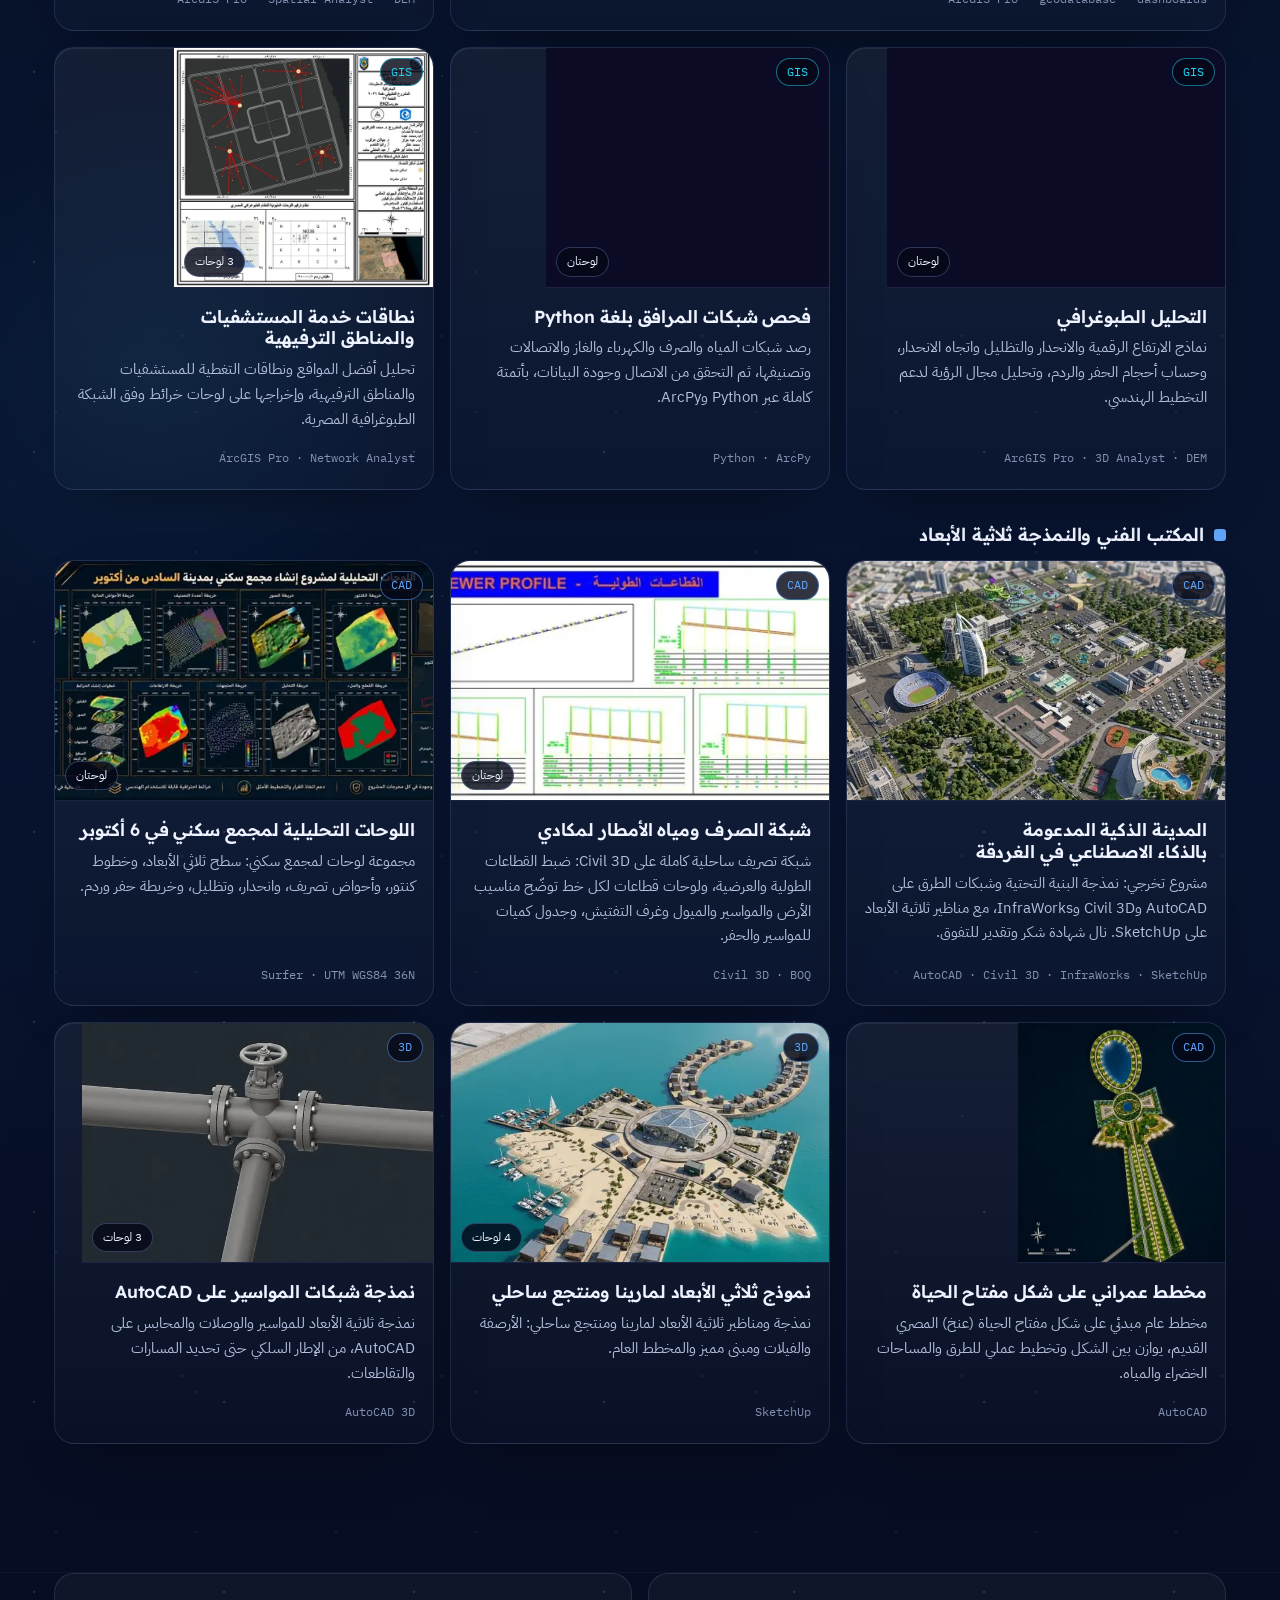
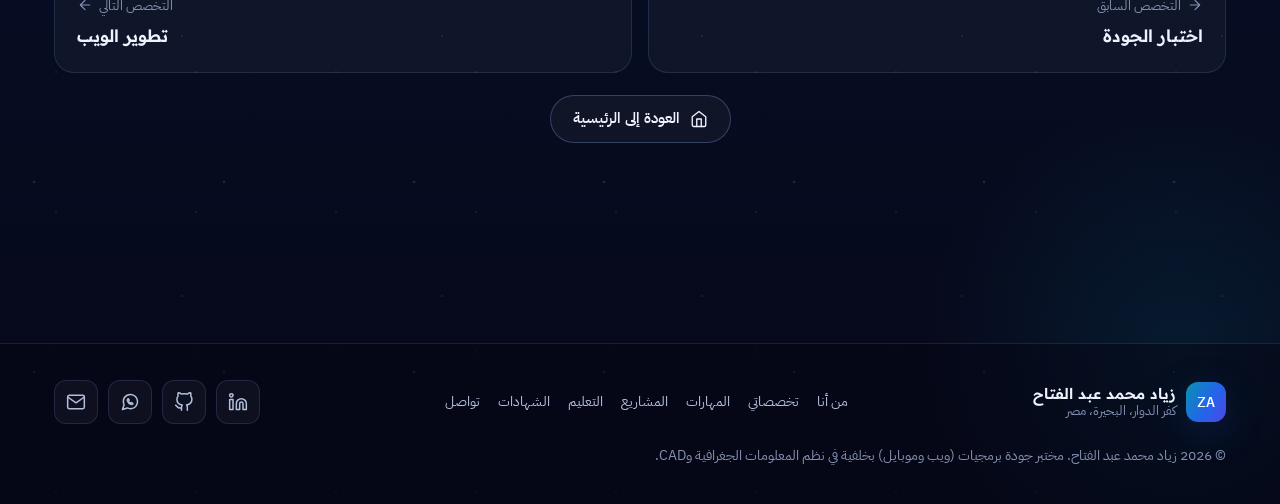
<file: tracks/gis-surveying.html>
<!doctype html>
<html lang="ar" dir="rtl">
<head>
<meta charset="utf-8">
<meta name="viewport" content="width=device-width, initial-scale=1, viewport-fit=cover">
<title>GIS & Surveying | Zyad Mohamed Abdelfattah</title>
<meta name="claude:viewport-fit-sides" content="cover">
<meta name="description" content="أعمال زياد محمد عبد الفتاح في نظم المعلومات الجغرافية والمساحة: تدريب ميداني 2023 إلى 2025، ومشروع التخرج، ومشروعات المكتب الفني." data-en-content="Zyad Mohamed Abdelfattah&#x27;s GIS and surveying work: field training 2023 to 2025, graduation project, and technical-office projects.">
<meta name="author" content="Zyad Mohamed Abdelfattah">
<meta name="theme-color" content="#060819">
<meta property="og:type" content="website">
<meta property="og:title" content="GIS &amp; Surveying | Zyad Mohamed Abdelfattah">
<meta property="og:description" content="Zyad Mohamed Abdelfattah&#x27;s GIS and surveying work: field training 2023 to 2025, graduation project, and technical-office projects.">
<meta property="og:image" content="https://zyad-mohamed-abdelfattah.vercel.app/assets/zyad.jpg">
<meta property="og:image:width" content="900">
<meta property="og:image:height" content="900">
<meta property="og:image:alt" content="Zyad Mohamed Abdelfattah">
<meta property="og:locale" content="ar_EG">
<meta property="og:locale:alternate" content="en_US">
<meta name="twitter:card" content="summary">
<meta name="twitter:title" content="GIS &amp; Surveying | Zyad Mohamed Abdelfattah">
<meta name="twitter:description" content="Zyad Mohamed Abdelfattah&#x27;s GIS and surveying work: field training 2023 to 2025, graduation project, and technical-office projects.">
<meta name="twitter:image" content="https://zyad-mohamed-abdelfattah.vercel.app/assets/zyad.jpg">
<link rel="icon" href="data:image/svg+xml,%3Csvg xmlns='http://www.w3.org/2000/svg' viewBox='0 0 64 64'%3E%3Cdefs%3E%3ClinearGradient id='g' x1='0' y1='0' x2='1' y2='1'%3E%3Cstop offset='0' stop-color='%238b5cf6'/%3E%3Cstop offset='1' stop-color='%233b82f6'/%3E%3C/linearGradient%3E%3C/defs%3E%3Crect width='64' height='64' rx='16' fill='url(%23g)'/%3E%3Ctext x='32' y='43' font-family='monospace' font-size='30' font-weight='700' fill='white' text-anchor='middle'%3EZ%3C/text%3E%3C/svg%3E">
<link rel="preconnect" href="https://fonts.googleapis.com"><link rel="preconnect" href="https://fonts.gstatic.com" crossorigin><link rel="stylesheet" href="https://fonts.googleapis.com/css2?family=IBM+Plex+Mono:wght@400;500&family=IBM+Plex+Sans+Arabic:wght@400;500;600;700&family=Readex+Pro:wght@400;500;600;700&display=swap">
<link rel="stylesheet" href="../css/site.css">
<script>(function(d){d.classList.add("js");try{if(!matchMedia("(prefers-reduced-motion: reduce)").matches)d.classList.add("motion");}catch(e){}try{var q=new URLSearchParams(location.search).get("lang");if(q==="en"||q==="ar")localStorage.setItem("zyad-lang",q);if(q==="en"||(!q&&localStorage.getItem("zyad-lang")==="en")){d.lang="en";d.dir="ltr";}}catch(e){}})(document.documentElement);</script>
<script src="../js/site.js" defer></script>
</head>
<body>
<svg width="0" height="0" style="position:absolute" aria-hidden="true" focusable="false"><defs>
<symbol id="i-wa" viewBox="0 0 24 24"><path d="M21 11.5a8.4 8.4 0 0 1-.9 3.8 8.5 8.5 0 0 1-7.6 4.7 8.4 8.4 0 0 1-3.8-.9L3 21l1.9-5.7a8.4 8.4 0 0 1-.9-3.8 8.5 8.5 0 0 1 4.7-7.6 8.4 8.4 0 0 1 3.8-.9h.5a8.5 8.5 0 0 1 8 8z"/><path d="M9.2 8.6c.2-.4.6-.5.9-.4l.8 1.6c.1.3 0 .6-.2.8l-.5.5c.4 1 1.3 1.9 2.3 2.4l.5-.5c.2-.2.5-.3.8-.2l1.6.8c.2.3.1.7-.3.9-.6.4-1.3.5-2 .3-2-.7-3.6-2.3-4.3-4.3-.2-.7-.1-1.4.4-1.9z"/></symbol>
<symbol id="i-mail" viewBox="0 0 24 24"><path d="M4 4h16c1.1 0 2 .9 2 2v12c0 1.1-.9 2-2 2H4c-1.1 0-2-.9-2-2V6c0-1.1.9-2 2-2z"/><path d="M22 6l-10 7L2 6"/></symbol>
<symbol id="i-li" viewBox="0 0 24 24"><path d="M16 8a6 6 0 0 1 6 6v7h-4v-7a2 2 0 0 0-4 0v7h-4v-7a6 6 0 0 1 6-6z"/><rect x="2" y="9" width="4" height="12"/><circle cx="4" cy="4" r="2"/></symbol>
<symbol id="i-gh" viewBox="0 0 24 24"><path d="M9 19c-5 1.5-5-2.5-7-3m14 6v-3.9a3.4 3.4 0 0 0-.9-2.6c3.1-.4 6.4-1.5 6.4-7A5.4 5.4 0 0 0 20 4.8 5.1 5.1 0 0 0 19.9 1S18.7.6 16 2.5a13.4 13.4 0 0 0-7 0C6.3.6 5.1 1 5.1 1A5.1 5.1 0 0 0 5 4.8a5.4 5.4 0 0 0-1.5 3.8c0 5.4 3.3 6.6 6.4 7A3.4 3.4 0 0 0 9 18.1V22"/></symbol>
<symbol id="i-arrow" viewBox="0 0 24 24"><path d="M5 12h14M12 5l7 7-7 7"/></symbol>
<symbol id="i-chev-r" viewBox="0 0 24 24"><path d="M9 18l6-6-6-6"/></symbol>
<symbol id="i-chev-l" viewBox="0 0 24 24"><path d="M15 18l-6-6 6-6"/></symbol>
<symbol id="i-download" viewBox="0 0 24 24"><path d="M21 15v4a2 2 0 0 1-2 2H5a2 2 0 0 1-2-2v-4"/><path d="M7 10l5 5 5-5M12 15V3"/></symbol>
<symbol id="i-pin" viewBox="0 0 24 24"><path d="M21 10c0 7-9 13-9 13s-9-6-9-13a9 9 0 0 1 18 0z"/><circle cx="12" cy="10" r="3"/></symbol>
<symbol id="i-check" viewBox="0 0 24 24"><path d="M22 11.1V12a10 10 0 1 1-5.9-9.1"/><path d="M22 4L12 14l-3-3"/></symbol>
<symbol id="i-copy" viewBox="0 0 24 24"><rect x="9" y="9" width="13" height="13" rx="2"/><path d="M5 15H4a2 2 0 0 1-2-2V4a2 2 0 0 1 2-2h9a2 2 0 0 1 2 2v1"/></symbol>
<symbol id="i-layers" viewBox="0 0 24 24"><path d="M12 2L2 7l10 5 10-5-10-5zM2 17l10 5 10-5M2 12l10 5 10-5"/></symbol>
<symbol id="i-db" viewBox="0 0 24 24"><ellipse cx="12" cy="5" rx="9" ry="3"/><path d="M21 12c0 1.7-4 3-9 3s-9-1.3-9-3"/><path d="M3 5v14c0 1.7 4 3 9 3s9-1.3 9-3V5"/></symbol>
<symbol id="i-award" viewBox="0 0 24 24"><circle cx="12" cy="8" r="7"/><path d="M8.2 13.9L7 23l5-3 5 3-1.2-9.1"/></symbol>
<symbol id="i-brief" viewBox="0 0 24 24"><rect x="2" y="7" width="20" height="14" rx="2"/><path d="M16 21V5a2 2 0 0 0-2-2h-4a2 2 0 0 0-2 2v16"/></symbol>
<symbol id="i-grad" viewBox="0 0 24 24"><path d="M22 9L12 4 2 9l10 5 10-5z"/><path d="M6 11.2V16c3 2.7 9 2.7 12 0v-4.8M22 9v6"/></symbol>
<symbol id="i-globe" viewBox="0 0 24 24"><circle cx="12" cy="12" r="10"/><path d="M2 12h20M12 2a15.3 15.3 0 0 1 4 10 15.3 15.3 0 0 1-4 10 15.3 15.3 0 0 1-4-10 15.3 15.3 0 0 1 4-10z"/></symbol>
<symbol id="i-search" viewBox="0 0 24 24"><circle cx="11" cy="11" r="8"/><path d="M21 21l-4.3-4.3"/></symbol>
<symbol id="i-file" viewBox="0 0 24 24"><path d="M14 2H6a2 2 0 0 0-2 2v16a2 2 0 0 0 2 2h12a2 2 0 0 0 2-2V8z"/><path d="M14 2v6h6M16 13H8M16 17H8"/></symbol>
<symbol id="i-menu" viewBox="0 0 24 24"><path d="M3 6h18M3 12h18M3 18h18"/></symbol>
<symbol id="i-x" viewBox="0 0 24 24"><path d="M18 6L6 18M6 6l12 12"/></symbol>
<symbol id="i-bug" viewBox="0 0 24 24"><rect x="8" y="6" width="8" height="14" rx="4"/><path d="M12 6V4M9.5 3.5l1 2M14.5 3.5l-1 2M4 10h4M16 10h4M4 16h4M16 16h4M12 11v9"/></symbol>
<symbol id="i-clock" viewBox="0 0 24 24"><circle cx="12" cy="12" r="10"/><path d="M12 6v6l4 2"/></symbol>
<symbol id="i-send" viewBox="0 0 24 24"><path d="M22 2L11 13M22 2l-7 20-4-9-9-4 20-7z"/></symbol>
<symbol id="i-home" viewBox="0 0 24 24"><path d="M3 9l9-7 9 7v11a2 2 0 0 1-2 2H5a2 2 0 0 1-2-2z"/><path d="M9 22V12h6v10"/></symbol>
<symbol id="i-bag" viewBox="0 0 24 24"><path d="M6 2L3 6v14a2 2 0 0 0 2 2h14a2 2 0 0 0 2-2V6l-3-4zM3 6h18"/><path d="M16 10a4 4 0 0 1-8 0"/></symbol>
<symbol id="i-pen" viewBox="0 0 24 24"><path d="M12 20h9"/><path d="M16.5 3.5a2.1 2.1 0 0 1 3 3L7 19l-4 1 1-4z"/></symbol>
<symbol id="i-table" viewBox="0 0 24 24"><rect x="3" y="3" width="18" height="18" rx="2"/><path d="M3 9h18M3 15h18M9 3v18"/></symbol>
<symbol id="i-filter" viewBox="0 0 24 24"><path d="M22 3H2l8 9.5V19l4 2v-8.5z"/></symbol>
<symbol id="i-chart" viewBox="0 0 24 24"><path d="M12 20V10M18 20V4M6 20v-4"/></symbol>
<symbol id="i-phone" viewBox="0 0 24 24"><rect x="5" y="2" width="14" height="20" rx="2"/><path d="M12 18h.01"/></symbol>
<symbol id="i-spark" viewBox="0 0 24 24"><path d="M12 3l1.8 5.2L19 10l-5.2 1.8L12 17l-1.8-5.2L5 10l5.2-1.8z"/><path d="M19 15l.8 2.2L22 18l-2.2.8L19 21l-.8-2.2L16 18l2.2-.8z"/></symbol>
<symbol id="i-compass" viewBox="0 0 24 24"><circle cx="12" cy="12" r="10"/><path d="M16.2 7.8l-2.1 6.3-6.3 2.1 2.1-6.3z"/></symbol>
<symbol id="i-map" viewBox="0 0 24 24"><path d="M1 6v16l7-4 8 4 7-4V2l-7 4-8-4z"/><path d="M8 2v16M16 6v16"/></symbol>
<symbol id="i-cpu" viewBox="0 0 24 24"><rect x="4" y="4" width="16" height="16" rx="2"/><rect x="9" y="9" width="6" height="6"/><path d="M9 1v3M15 1v3M9 20v3M15 20v3M20 9h3M20 14h3M1 9h3M1 14h3"/></symbol>
<symbol id="i-box" viewBox="0 0 24 24"><path d="M21 16V8a2 2 0 0 0-1-1.7l-7-4a2 2 0 0 0-2 0l-7 4A2 2 0 0 0 3 8v8a2 2 0 0 0 1 1.7l7 4a2 2 0 0 0 2 0l7-4a2 2 0 0 0 1-1.7z"/><path d="M3.3 7L12 12l8.7-5M12 22V12"/></symbol>
<symbol id="i-ruler" viewBox="0 0 24 24"><path d="M21.3 15.3L8.7 2.7a1 1 0 0 0-1.4 0L2.7 7.3a1 1 0 0 0 0 1.4l12.6 12.6a1 1 0 0 0 1.4 0l4.6-4.6a1 1 0 0 0 0-1.4z"/><path d="M7.5 10.5l2-2M10.5 13.5l2-2M13.5 16.5l2-2"/></symbol>
<symbol id="i-lang" viewBox="0 0 24 24"><path d="M5 8l6 6M4 14l6-6 2-3M2 5h12M7 2h1M22 22l-5-10-5 10M14 18h6"/></symbol>
<symbol id="i-user" viewBox="0 0 24 24"><path d="M20 21v-2a4 4 0 0 0-4-4H8a4 4 0 0 0-4 4v2"/><circle cx="12" cy="7" r="4"/></symbol>
<symbol id="i-code" viewBox="0 0 24 24"><path d="M16 18l6-6-6-6M8 6l-6 6 6 6"/></symbol>
<symbol id="i-ext" viewBox="0 0 24 24"><path d="M18 13v6a2 2 0 0 1-2 2H5a2 2 0 0 1-2-2V8a2 2 0 0 1 2-2h6M15 3h6v6M10 14L21 3"/></symbol>
<symbol id="i-shield" viewBox="0 0 24 24"><path d="M12 22s8-4 8-10V5l-8-3-8 3v7c0 6 8 10 8 10z"/></symbol>
<symbol id="i-server" viewBox="0 0 24 24"><rect x="2" y="2" width="20" height="8" rx="2"/><rect x="2" y="14" width="20" height="8" rx="2"/><path d="M6 6h.01M6 18h.01"/></symbol>
<symbol id="i-cart" viewBox="0 0 24 24"><circle cx="9" cy="21" r="1"/><circle cx="20" cy="21" r="1"/><path d="M1 1h4l2.7 13.4a2 2 0 0 0 2 1.6h9.7a2 2 0 0 0 2-1.6L23 6H6"/></symbol>
<symbol id="i-repo" viewBox="0 0 24 24"><path d="M4 19.5A2.5 2.5 0 0 1 6.5 17H20V2H6.5A2.5 2.5 0 0 0 4 4.5v15z"/><path d="M4 19.5A2.5 2.5 0 0 0 6.5 22H20v-5"/></symbol>
<symbol id="i-grid" viewBox="0 0 24 24"><rect x="3" y="3" width="7" height="7" rx="1.5"/><rect x="14" y="3" width="7" height="7" rx="1.5"/><rect x="3" y="14" width="7" height="7" rx="1.5"/><rect x="14" y="14" width="7" height="7" rx="1.5"/></symbol>
<symbol id="i-tool" viewBox="0 0 24 24"><path d="M14.7 6.3a1 1 0 0 0 0 1.4l1.6 1.6a1 1 0 0 0 1.4 0l3.8-3.8a6 6 0 0 1-7.9 7.9l-6.9 6.9a2.1 2.1 0 0 1-3-3l6.9-6.9a6 6 0 0 1 7.9-7.9z"/></symbol>
</defs></svg>
<a class="skip" href="#main" data-en="Skip to content">انتقل إلى المحتوى</a>
<div class="scroll-progress" aria-hidden="true"><i id="scroll-progress"></i></div>
<div class="cursor-glow" id="cursor-glow" aria-hidden="true"></div>
<div class="sky" aria-hidden="true">
  <div class="blob b1"></div><div class="blob b2"></div><div class="blob b3"></div><div class="blob b4"></div>
  <span class="glyph" style="top:3%;left:6%">{ }</span>
  <span class="glyph" style="top:9%;left:88%">&lt;/&gt;</span>
  <span class="glyph" style="top:17%;left:3%">expect(bug).toBeFixed()</span>
  <span class="glyph" style="top:26%;left:80%">=&gt;</span>
  <span class="glyph" style="top:35%;left:12%">[ ]</span>
  <span class="glyph" style="top:44%;left:64%">assert</span>
  <span class="glyph" style="top:2%;left:52%">UTM 36N</span>
  <span class="glyph" style="top:56%;left:30%">// TODO: retest</span>
  <span class="glyph" style="top:66%;left:86%">;</span>
  <span class="glyph" style="top:74%;left:5%">git push</span>
  <span class="glyph" style="top:83%;left:72%">{ }</span>
  <span class="glyph" style="top:93%;left:40%">return true;</span>
</div>
<header class="topbar">
  <div class="wrap topbar-in">
    <a class="brand" href="../index.html" aria-label="Zyad Mohamed Abdelfattah" data-en-aria-label="Zyad Mohamed Abdelfattah">
      <span class="brand-mark" aria-hidden="true">ZA</span>
      <span class="brand-txt"><b data-en="Zyad Abdelfattah">زياد عبد الفتاح</b><small>GIS Dev · QA · Flutter</small></span>
    </a>
    <nav class="nav" id="site-nav" aria-label="الأقسام" data-en-aria-label="Sections">
      <ul class="nav-pill">
        <li><a href="../index.html#home" data-en="Home">الرئيسية</a></li><li><a href="../index.html#about" data-en="About">من أنا</a></li><li><a href="../index.html#tracks" class="is-active" aria-current="page" data-en="Tracks">تخصصاتي</a></li><li><a href="../index.html#skills" data-en="Skills">المهارات</a></li><li><a href="../index.html#projects" data-en="Projects">المشاريع</a></li><li><a href="../index.html#education" data-en="Education">التعليم</a></li><li><a href="../index.html#certificates" data-en="Certificates">الشهادات</a></li><li><a href="../index.html#contact" data-en="Contact">تواصل</a></li>
      </ul>
    </nav>
    <div class="top-actions">
      <button class="lang-btn" id="lang-toggle" type="button" lang="en" aria-label="Switch to English"><svg class="ic " aria-hidden="true"><use href="#i-lang"></use></svg><span class="lang-label">English</span></button>
      <button class="menu-btn" type="button" aria-controls="site-nav" aria-expanded="false" aria-label="القائمة" data-en-aria-label="Menu"><svg class="ic ic-open" aria-hidden="true"><use href="#i-menu"></use></svg><svg class="ic ic-close" aria-hidden="true"><use href="#i-x"></use></svg></button>
    </div>
  </div>
</header>
<main id="main">
<section class="job-hero" aria-labelledby="job-h">
  <div class="wrap">
    <nav aria-label="مسار التنقل" data-en-aria-label="Breadcrumb"><ol class="crumbs">
      <li><a href="../index.html" data-en="Home">الرئيسية</a></li><li aria-hidden="true"><svg class="ic flip" aria-hidden="true"><use href="#i-chev-r"></use></svg></li>
      <li><a href="../index.html#tracks" data-en="Tracks">تخصصاتي</a></li><li aria-hidden="true"><svg class="ic flip" aria-hidden="true"><use href="#i-chev-r"></use></svg></li>
      <li aria-current="page" data-en="GIS &amp; Surveying">GIS والمساحة</li>
    </ol></nav>
    <nav class="track-tabs" aria-label="التخصصات" data-en-aria-label="Tracks"><a class="ttab k-qa" href="qa-testing.html"><svg class="ic " aria-hidden="true"><use href="#i-bug"></use></svg><span data-en="QA Testing">اختبار الجودة</span></a><a class="ttab k-gis" href="gis-surveying.html" aria-current="page"><svg class="ic " aria-hidden="true"><use href="#i-map"></use></svg><span data-en="GIS &amp; Surveying">GIS والمساحة</span></a><a class="ttab k-web" href="web-development.html"><svg class="ic " aria-hidden="true"><use href="#i-code"></use></svg><span data-en="Web Development">تطوير الويب</span></a><a class="ttab k-data" href="data-entry-seo.html"><svg class="ic " aria-hidden="true"><use href="#i-table"></use></svg><span data-en="Data Entry &amp; SEO">إدخال البيانات وSEO</span></a></nav>
    <div class="job-head">
      <div class="k-gis">
        <div class="job-kicker"><span class="exp-ico"><svg class="ic " aria-hidden="true"><use href="#i-map"></use></svg></span><span class="when">2023 – 2026</span></div>
        <h1 id="job-h" class="rise" data-en="GIS &amp; Surveying work">أعمال نظم المعلومات الجغرافية والمساحة</h1>
        <p class="job-sub rise d1" data-en-html="Field training 2023–2025, the &lt;strong&gt;graduation project&lt;/strong&gt;, and technical-office projects">تدريب ميداني 2023 إلى 2025، و<strong>مشروع التخرج</strong>، ومشروعات المكتب الفني</p>
        <div class="job-meta rise d2"><span class="chip"><svg class="ic " aria-hidden="true"><use href="#i-grad"></use></svg><span data-en="Damanhour University, Surveying &amp; GIS">جامعة دمنهور، شعبة المساحة وGIS</span></span><span class="chip"><svg class="ic " aria-hidden="true"><use href="#i-compass"></use></svg><span data-en="Training &amp; projects">تدريب ومشروعات</span></span><span class="chip"><svg class="ic " aria-hidden="true"><use href="#i-pin"></use></svg><span data-en="Hurghada, Red Sea">الغردقة، البحر الأحمر</span></span></div>
        <div class="cta-row rise d3" style="margin-top:20px"><a class="btn btn-primary btn-sm" href="../cv/Zyad_Mohamed_Abdelfattah_GIS_CV.pdf" target="_blank" rel="noopener"><svg class="ic " aria-hidden="true"><use href="#i-download"></use></svg><span data-en="Download GIS CV (PDF)">حمّل سيرة GIS ‏(PDF)</span></a></div>
      </div>
      <div class="sig-wrap rise d2 k-gis"><figure class="sig sig-gis" data-sig="gis" dir="ltr" role="img" aria-label="Illustration: contour lines drawing in with a live coordinate readout">
  <div class="sig-bar"><i></i><i></i><i></i><span>UTM 36N · illustrative terrain</span></div>
  <svg class="topo" viewBox="0 0 400 260" preserveAspectRatio="xMidYMid slice">
    <g class="graticule"><line x1="0" y1="0" x2="0" y2="260"/><line x1="50" y1="0" x2="50" y2="260"/><line x1="100" y1="0" x2="100" y2="260"/><line x1="150" y1="0" x2="150" y2="260"/><line x1="200" y1="0" x2="200" y2="260"/><line x1="250" y1="0" x2="250" y2="260"/><line x1="300" y1="0" x2="300" y2="260"/><line x1="350" y1="0" x2="350" y2="260"/><line x1="400" y1="0" x2="400" y2="260"/><line x1="0" y1="0" x2="400" y2="0"/><line x1="0" y1="50" x2="400" y2="50"/><line x1="0" y1="100" x2="400" y2="100"/><line x1="0" y1="150" x2="400" y2="150"/><line x1="0" y1="200" x2="400" y2="200"/><line x1="0" y1="250" x2="400" y2="250"/></g>
    <g class="contours"><path class="ct" d="M280.7,118.0 L283.2,130.5 L282.5,143.1 L278.7,155.2 L272.2,166.1 L263.8,175.8 L254.4,184.1 L244.6,191.3 L235.0,197.7 L225.7,203.7 L216.8,209.5 L208.1,215.2 L199.2,220.5 L190.0,225.3 L180.4,229.1 L170.5,231.7 L160.3,233.1 L150.1,233.3 L140.0,232.6 L130.1,231.6 L120.2,230.5 L110.0,229.8 L99.4,229.5 L88.1,229.4 L75.9,229.0 L63.3,227.6 L50.6,224.6 L38.6,219.4 L28.1,211.9 L20.0,202.0 L14.7,190.3 L12.6,177.4 L13.4,164.1 L16.5,151.1 L21.1,139.0 L26.1,128.0 L30.7,118.0 L34.2,108.7 L36.3,99.7 L37.2,90.4 L37.3,80.6 L37.3,70.1 L37.9,59.1 L39.9,47.9 L43.5,37.0 L49.0,27.0 L56.1,18.0 L64.7,10.4 L74.2,4.0 L84.4,-1.3 L94.9,-5.8 L105.8,-9.7 L116.9,-13.1 L128.3,-15.8 L140.0,-17.4 L151.9,-17.5 L163.6,-15.7 L174.7,-11.7 L184.9,-5.4 L193.7,2.8 L200.9,12.4 L206.7,22.8 L211.3,33.1 L215.4,42.6 L219.6,51.2 L224.8,58.6 L231.2,65.3 L239.2,71.7 L248.3,78.6 L258.0,86.4 L267.3,95.6 L275.2,106.2Z" pathLength="1" style="--i:0"/><path class="ct index" d="M252.6,118.0 L254.6,128.0 L254.0,138.1 L250.9,147.7 L245.8,156.5 L239.1,164.2 L231.5,170.8 L223.7,176.6 L216.0,181.8 L208.6,186.6 L201.4,191.2 L194.4,195.8 L187.4,200.0 L180.0,203.8 L172.4,206.9 L164.4,209.0 L156.2,210.1 L148.1,210.2 L140.0,209.7 L132.1,208.9 L124.1,208.0 L116.0,207.5 L107.5,207.2 L98.4,207.1 L88.8,206.8 L78.6,205.7 L68.5,203.3 L58.9,199.1 L50.5,193.1 L44.0,185.2 L39.8,175.9 L38.1,165.5 L38.7,154.9 L41.2,144.5 L44.9,134.8 L48.9,126.0 L52.6,118.0 L55.3,110.6 L57.0,103.4 L57.7,96.0 L57.8,88.1 L57.8,79.7 L58.3,70.8 L59.9,61.9 L62.8,53.2 L67.2,45.2 L72.9,38.0 L79.7,31.9 L87.4,26.8 L95.5,22.6 L103.9,19.0 L112.6,15.8 L121.5,13.1 L130.6,11.0 L140.0,9.7 L149.5,9.6 L158.9,11.1 L167.8,14.3 L175.9,19.3 L183.0,25.9 L188.8,33.6 L193.3,41.8 L197.0,50.0 L200.3,57.7 L203.7,64.6 L207.8,70.5 L213.0,75.9 L219.4,81.0 L226.7,86.5 L234.4,92.7 L241.8,100.0 L248.1,108.5Z" pathLength="1" style="--i:1"/><path class="ct" d="M224.4,118.0 L225.9,125.5 L225.5,133.1 L223.2,140.3 L219.3,146.9 L214.3,152.7 L208.7,157.6 L202.8,162.0 L197.0,165.8 L191.4,169.4 L186.1,172.9 L180.8,176.3 L175.5,179.5 L170.0,182.4 L164.3,184.7 L158.3,186.2 L152.2,187.1 L146.1,187.2 L140.0,186.8 L134.0,186.1 L128.1,185.5 L122.0,185.1 L115.6,184.9 L108.8,184.8 L101.6,184.6 L94.0,183.7 L86.3,181.9 L79.1,178.9 L72.9,174.3 L68.0,168.4 L64.8,161.4 L63.6,153.6 L64.0,145.6 L65.9,137.9 L68.7,130.6 L71.7,124.0 L74.4,118.0 L76.5,112.4 L77.8,107.0 L78.3,101.5 L78.4,95.6 L78.4,89.3 L78.8,82.6 L79.9,75.9 L82.1,69.4 L85.4,63.4 L89.7,58.0 L94.8,53.4 L100.5,49.6 L106.6,46.4 L113.0,43.7 L119.5,41.4 L126.1,39.3 L133.0,37.7 L140.0,36.8 L147.1,36.7 L154.1,37.8 L160.8,40.2 L166.9,44.0 L172.2,48.9 L176.6,54.7 L180.0,60.9 L182.8,67.0 L185.2,72.8 L187.8,77.9 L190.9,82.4 L194.7,86.4 L199.5,90.2 L205.0,94.3 L210.8,99.0 L216.4,104.5 L221.1,110.9Z" pathLength="1" style="--i:2"/><path class="ct index" d="M196.3,118.0 L197.3,123.0 L197.0,128.1 L195.5,132.9 L192.9,137.2 L189.5,141.1 L185.8,144.4 L181.9,147.3 L178.0,149.9 L174.3,152.3 L170.7,154.6 L167.2,156.9 L163.7,159.0 L160.0,160.9 L156.2,162.4 L152.2,163.5 L148.1,164.0 L144.0,164.1 L140.0,163.9 L136.0,163.4 L132.1,163.0 L128.0,162.7 L123.8,162.6 L119.2,162.6 L114.4,162.4 L109.3,161.8 L104.2,160.6 L99.4,158.6 L95.2,155.6 L92.0,151.6 L89.9,146.9 L89.0,141.8 L89.4,136.4 L90.6,131.2 L92.4,126.4 L94.4,122.0 L96.3,118.0 L97.7,114.3 L98.5,110.7 L98.9,107.0 L98.9,103.0 L98.9,98.8 L99.2,94.4 L99.9,90.0 L101.4,85.6 L103.6,81.6 L106.4,78.0 L109.9,75.0 L113.7,72.4 L117.8,70.3 L122.0,68.5 L126.3,66.9 L130.8,65.6 L135.3,64.5 L140.0,63.9 L144.7,63.8 L149.4,64.5 L153.9,66.1 L158.0,68.6 L161.5,71.9 L164.4,75.8 L166.7,79.9 L168.5,84.0 L170.1,87.9 L171.8,91.3 L173.9,94.3 L176.5,96.9 L179.7,99.5 L183.3,102.2 L187.2,105.4 L190.9,109.0 L194.1,113.3Z" pathLength="1" style="--i:3"/><path class="ct" d="M168.1,118.0 L168.6,120.5 L168.5,123.0 L167.7,125.4 L166.4,127.6 L164.8,129.6 L162.9,131.2 L160.9,132.7 L159.0,133.9 L157.1,135.1 L155.4,136.3 L153.6,137.4 L151.8,138.5 L150.0,139.5 L148.1,140.2 L146.1,140.7 L144.1,141.0 L142.0,141.1 L140.0,140.9 L138.0,140.7 L136.0,140.5 L134.0,140.4 L131.9,140.3 L129.6,140.3 L127.2,140.2 L124.7,139.9 L122.1,139.3 L119.7,138.3 L117.6,136.8 L116.0,134.8 L114.9,132.5 L114.5,129.9 L114.7,127.2 L115.3,124.6 L116.2,122.2 L117.2,120.0 L118.1,118.0 L118.8,116.1 L119.3,114.3 L119.4,112.5 L119.5,110.5 L119.5,108.4 L119.6,106.2 L120.0,104.0 L120.7,101.8 L121.8,99.8 L123.2,98.0 L124.9,96.5 L126.8,95.2 L128.9,94.1 L131.0,93.2 L133.2,92.5 L135.4,91.8 L137.7,91.2 L140.0,90.9 L142.4,90.9 L144.7,91.3 L146.9,92.1 L149.0,93.3 L150.7,95.0 L152.2,96.9 L153.3,99.0 L154.3,101.0 L155.1,102.9 L155.9,104.6 L157.0,106.1 L158.2,107.5 L159.8,108.7 L161.7,110.1 L163.6,111.7 L165.5,113.5 L167.0,115.6Z" pathLength="1" style="--i:4"/><path class="ct" d="M397.3,165.0 L397.8,173.1 L396.4,181.1 L393.0,188.6 L387.8,195.1 L381.3,200.6 L374.1,204.9 L366.8,208.3 L360.0,211.2 L354.1,214.1 L349.0,217.5 L344.7,221.7 L340.8,226.9 L336.7,232.9 L332.0,239.2 L326.5,245.3 L320.1,250.5 L312.8,254.3 L305.0,256.3 L297.0,256.3 L289.2,254.5 L281.9,251.4 L275.0,247.3 L268.8,242.7 L262.9,238.0 L257.2,233.3 L251.6,228.6 L246.2,223.8 L241.0,218.7 L236.3,213.1 L232.5,206.8 L229.9,200.0 L228.5,192.8 L228.4,185.5 L229.3,178.4 L230.7,171.5 L232.3,165.0 L233.4,158.7 L233.9,152.5 L233.6,145.9 L232.8,138.7 L231.8,130.8 L231.2,122.4 L231.7,113.6 L233.6,105.1 L237.4,97.4 L243.0,91.1 L250.1,86.6 L258.3,84.0 L266.9,83.4 L275.6,84.2 L283.8,86.0 L291.4,88.1 L298.4,89.9 L305.0,91.3 L311.4,91.9 L317.9,92.0 L324.6,92.0 L331.5,92.2 L338.5,93.2 L345.4,95.1 L351.8,98.1 L357.7,102.2 L362.8,107.2 L367.4,112.7 L371.5,118.4 L375.4,124.3 L379.4,130.3 L383.6,136.4 L387.8,142.8 L391.7,149.7 L395.1,157.1Z" pathLength="1" style="--i:5"/><path class="ct index" d="M366.5,165.0 L366.9,170.4 L365.9,175.7 L363.7,180.7 L360.2,185.1 L355.9,188.7 L351.1,191.6 L346.2,193.9 L341.7,195.8 L337.7,197.7 L334.4,200.0 L331.5,202.8 L328.8,206.3 L326.1,210.3 L323.0,214.5 L319.4,218.6 L315.1,222.0 L310.2,224.5 L305.0,225.8 L299.7,225.9 L294.5,224.7 L289.6,222.6 L285.0,219.9 L280.8,216.8 L276.9,213.7 L273.1,210.5 L269.4,207.4 L265.8,204.2 L262.3,200.8 L259.2,197.1 L256.7,192.9 L254.9,188.4 L254.0,183.6 L253.9,178.7 L254.5,173.9 L255.5,169.3 L256.5,165.0 L257.3,160.8 L257.6,156.6 L257.4,152.2 L256.8,147.5 L256.2,142.2 L255.8,136.6 L256.1,130.8 L257.4,125.1 L259.9,119.9 L263.7,115.7 L268.4,112.7 L273.8,111.0 L279.6,110.6 L285.4,111.1 L290.9,112.3 L296.0,113.7 L300.6,115.0 L305.0,115.8 L309.3,116.3 L313.6,116.4 L318.0,116.3 L322.7,116.5 L327.3,117.1 L331.9,118.4 L336.2,120.4 L340.1,123.1 L343.6,126.4 L346.6,130.1 L349.3,134.0 L352.0,137.9 L354.6,141.9 L357.4,145.9 L360.2,150.2 L362.8,154.8 L365.1,159.7Z" pathLength="1" style="--i:6"/><path class="ct" d="M335.8,165.0 L335.9,167.7 L335.5,170.4 L334.3,172.9 L332.6,175.0 L330.4,176.9 L328.0,178.3 L325.6,179.4 L323.3,180.4 L321.4,181.4 L319.7,182.5 L318.2,183.9 L316.9,185.6 L315.6,187.6 L314.0,189.7 L312.2,191.8 L310.0,193.5 L307.6,194.8 L305.0,195.4 L302.3,195.4 L299.7,194.8 L297.3,193.8 L295.0,192.4 L292.9,190.9 L291.0,189.3 L289.1,187.8 L287.2,186.2 L285.4,184.6 L283.7,182.9 L282.1,181.0 L280.8,178.9 L280.0,176.7 L279.5,174.3 L279.5,171.8 L279.8,169.5 L280.2,167.2 L280.8,165.0 L281.1,162.9 L281.3,160.8 L281.2,158.6 L280.9,156.2 L280.6,153.6 L280.4,150.8 L280.6,147.9 L281.2,145.0 L282.5,142.5 L284.3,140.4 L286.7,138.9 L289.4,138.0 L292.3,137.8 L295.2,138.1 L297.9,138.7 L300.5,139.4 L302.8,140.0 L305.0,140.4 L307.1,140.6 L309.3,140.7 L311.5,140.7 L313.8,140.7 L316.2,141.1 L318.5,141.7 L320.6,142.7 L322.6,144.1 L324.3,145.7 L325.8,147.6 L327.2,149.5 L328.5,151.4 L329.8,153.4 L331.2,155.5 L332.6,157.6 L333.9,159.9 L335.0,162.4Z" pathLength="1" style="--i:7"/></g>
    <g class="peak"><path d="M135,122 L140,113 L145,122Z"/><text x="149" y="122">120 m</text></g><g class="peak"><path d="M300,169 L305,160 L310,169Z"/><text x="314" y="169">80 m</text></g>
    <g class="north" transform="translate(372 30)"><path d="M0,-14 L6,6 L0,2 L-6,6Z"/><text y="18" text-anchor="middle">N</text></g>
    <g class="scalebar" transform="translate(16 244)"><rect width="36" height="4"/><rect x="36" width="36" height="4" class="alt"/><text x="0" y="-4">0</text><text x="72" y="-4" text-anchor="end">100 m</text></g>
    <g class="xhair" id="gis-xhair" transform="translate(200 130)"><circle r="7"/><line x1="-14" x2="-9"/><line x1="9" x2="14"/><line y1="-14" y2="-9"/><line y1="9" y2="14"/></g>
  </svg>
  <div class="gis-read"><span>E <b id="g-e">590,975</b></span><span>N <b id="g-n">2,981,621</b></span><span>Z <b id="g-z">58 m</b></span></div>
</figure></div>
    </div>
    <div class="kpis kpis-4" data-reveal-group="up" role="group" aria-label="أرقام" data-en-aria-label="Key numbers"><div class="kpi"><b data-count="~4">~4</b><span data-en="years with AutoCAD, Civil 3D &amp; GIS">سنوات مع AutoCAD وCivil 3D وGIS</span></div><div class="kpi"><b data-count="61K+">61K+</b><span data-en="survey points">نقطة رفع مساحي</span></div><div class="kpi"><b data-count="11">11</b><span data-en="projects">مشروعًا</span></div><div class="kpi"><b data-count="3rd">3rd</b><span data-en="in the faculty">على الكلية</span></div></div>
  </div>
</section>
<section class="section" style="padding-top:0" aria-label="التفاصيل" data-en-aria-label="Details">
  <div class="wrap">
    <div class="job-body">
      <div class="job-main"><section class="panel" data-reveal="up"><h2><svg class="ic " aria-hidden="true"><use href="#i-user"></use></svg><span data-en="Overview">نظرة عامة</span></h2><p data-en="I have about four years of work with AutoCAD, Civil 3D and GIS. Between 2023 and 2025 I trained in the field on Total Station, GPS Station, Level and Echo Sounder, and carried projects from field survey to final outputs. The largest was my graduation project: an AI-integrated smart city in Hurghada, Red Sea, which earned a certificate of appreciation for excellence. This page covers training and project work, not a paid position.">لدي نحو أربع سنوات من العمل على AutoCAD وCivil 3D ونظم المعلومات الجغرافية. تدربت ميدانيًا بين 2023 و2025 على المحطة الشاملة وجهاز GPS والميزان وجهاز المسح البحري، ونفّذت مشروعات من الرفع المساحي حتى المخرجات النهائية، وأكبرها مشروع تخرجي: مدينة ذكية مدعومة بالذكاء الاصطناعي في الغردقة بالبحر الأحمر، ونال شهادة شكر وتقدير للتفوق. تعرض هذه الصفحة أعمال التدريب والمشروعات، وليست وظيفة مدفوعة.</p></section><section class="panel" data-reveal="up"><h2><svg class="ic " aria-hidden="true"><use href="#i-check"></use></svg><span data-en="What I do">ما أقوم به</span></h2><ul class="ticks"><li><svg class="ic " aria-hidden="true"><use href="#i-check"></use></svg><span data-en="Spatial, hydrological, network and utility analysis.">تحليل مكاني وهيدرولوجي وشبكي وتحليل شبكات المرافق.</span></li><li><svg class="ic " aria-hidden="true"><use href="#i-check"></use></svg><span data-en="Remote sensing: vegetation and water cover, land suitability.">الاستشعار عن بُعد: الغطاء النباتي والمائي وملاءمة الأراضي.</span></li><li><svg class="ic " aria-hidden="true"><use href="#i-check"></use></svg><span data-en="Sewer and stormwater network design in Civil 3D.">تصميم شبكات الصرف الصحي وتصريف مياه الأمطار على Civil 3D.</span></li><li><svg class="ic " aria-hidden="true"><use href="#i-check"></use></svg><span data-en="Bills of quantities and quantity take-off, cut and fill.">حصر الكميات وجداول BOQ، وحساب الحفر والردم.</span></li><li><svg class="ic " aria-hidden="true"><use href="#i-check"></use></svg><span data-en="Automating analysis with Python, ArcPy and ModelBuilder.">أتمتة التحليل بلغة Python وArcPy وModelBuilder.</span></li><li><svg class="ic " aria-hidden="true"><use href="#i-check"></use></svg><span data-en="Producing map sheets, longitudinal profiles and reports.">إخراج لوحات الخرائط والقطاعات الطولية والتقارير.</span></li></ul></section><section class="panel" data-reveal="up"><h2><svg class="ic " aria-hidden="true"><use href="#i-award"></use></svg><span data-en="Achievements in numbers">إنجازات بالأرقام</span></h2><ul class="wins"><li><b>~4</b><span data-en="years working with AutoCAD, Civil 3D and GIS.">سنوات من العمل على AutoCAD وCivil 3D ونظم المعلومات الجغرافية.</span></li><li><b>61K+</b><span data-en="survey points behind the Makadi digital twin model.">نقطة رفع مساحي بُني عليها النموذج الرقمي المتكامل لمكادي.</span></li><li><b>11</b><span data-en="projects in spatial analysis, technical office and 3D modelling.">مشروعًا في التحليل المكاني والمكتب الفني والنمذجة ثلاثية الأبعاد.</span></li><li><b>3rd</b><span data-en="in the Faculty of Arts, plus a certificate of appreciation for the graduation project.">الثالث على كلية الآداب، مع شهادة تقدير للتفوق في مشروع التخرج.</span></li></ul></section></div>
      <aside class="job-side"><section class="panel" data-reveal="up"><h2><svg class="ic " aria-hidden="true"><use href="#i-compass"></use></svg><span data-en="Field instruments">أجهزة الرفع الميداني</span></h2><div class="chips"><span class="chip" data-en="Total Station">المحطة الشاملة</span><span class="chip" data-en="GPS Station">جهاز GPS</span><span class="chip" data-en="Level">الميزان</span><span class="chip" data-en="Echo Sounder">جهاز المسح البحري</span></div></section><section class="panel" data-reveal="up"><h2><svg class="ic " aria-hidden="true"><use href="#i-tool"></use></svg><span data-en="Software used">البرامج المستخدمة</span></h2><div class="toolchips"><span>ArcGIS Pro</span><span>ArcGIS Online</span><span>QGIS</span><span>Global Mapper</span><span>Python / ArcPy</span><span>ModelBuilder</span><span>AutoCAD</span><span>Civil 3D</span><span>InfraWorks</span><span>SketchUp</span><span>Surfer</span><span>Sokkia Link</span></div></section></aside>
    </div>
  </div>
</section>
<section class="section" style="padding-top:0" aria-labelledby="flow-h">
  <div class="wrap">
    <div class="sec-head"><div><p class="eyebrow">workflow</p><h2 class="h2" data-reveal="heading" id="flow-h" data-en="From the field to the final sheet">من الموقع إلى اللوحة النهائية</h2><p class="lede" data-en="The five stages my graduation project went through, and the tools I used in each one.">المراحل الخمس التي مرّ بها مشروع تخرجي، والأدوات التي استخدمتها في كل مرحلة.</p></div></div>
    <ol class="flow" data-reveal-group="blur"><li><svg class="ic " aria-hidden="true"><use href="#i-compass"></use></svg><span class="stp">01</span><h3 data-en="Survey">الرفع المساحي</h3><p data-en="Total Station, GPS Station, Level and Echo Sounder">المحطة الشاملة وGPS والميزان وجهاز المسح البحري</p></li><li><svg class="ic " aria-hidden="true"><use href="#i-db"></use></svg><span class="stp">02</span><h3 data-en="Process">المعالجة</h3><p data-en="Sokkia Link, coordinate systems, DEMs and contours">Sokkia Link وأنظمة الإحداثيات ونماذج الارتفاع الرقمية وخطوط الكنتور</p></li><li><svg class="ic " aria-hidden="true"><use href="#i-search"></use></svg><span class="stp">03</span><h3 data-en="Analyze">التحليل</h3><p data-en="ArcGIS Pro, QGIS, Python/ArcPy and ModelBuilder">ArcGIS Pro وQGIS وPython/ArcPy وModelBuilder</p></li><li><svg class="ic " aria-hidden="true"><use href="#i-ruler"></use></svg><span class="stp">04</span><h3 data-en="Design">التصميم</h3><p data-en="Civil 3D, AutoCAD, InfraWorks and SketchUp">Civil 3D وAutoCAD وInfraWorks وSketchUp</p></li><li><svg class="ic " aria-hidden="true"><use href="#i-box"></use></svg><span class="stp">05</span><h3 data-en="Deliver">التسليم</h3><p data-en="Map sheets, longitudinal profiles, quantities and reports">لوحات الخرائط والقطاعات الطولية وحصر الكميات والتقارير</p></li></ol>
  </div>
</section>
<section class="section" style="padding-top:0" id="gallery" aria-labelledby="gal-h">
  <div class="wrap">
    <div class="sec-head"><div><p class="eyebrow">sheets/</p><h2 class="h2" data-reveal="heading" id="gal-h" data-en="Project sheets">لوحات المشروعات</h2><p class="lede" data-en="Eleven projects from my studies and training. Select any project to see all of its sheets.">أحد عشر مشروعًا من دراستي وتدريبي. اختر أي مشروع لعرض جميع لوحاته.</p></div></div>
    <div class="gal-group k-gis"><h3><span class="sym" aria-hidden="true"></span><span data-en="GIS analysis">تحليل نظم المعلومات الجغرافية</span></h3><div class="gallery feature-first" data-reveal-group="up"><button type="button" class="pcard k-gis" data-images="../assets/img/gis-digitaltwin-1.webp,../assets/img/gis-digitaltwin-2.webp">
      <span class="media"><img src="../assets/thumb/gis-digitaltwin-1.webp" alt="" loading="lazy" decoding="async" width="640" height="400"><span class="tag">GIS</span><span class="pages" data-en="2 sheets">لوحتان</span></span>
      <span class="body"><h3 data-lb-title data-en="Makadi digital twin">النموذج الرقمي المتكامل لمكادي</h3><p data-lb-desc data-en="An integrated GIS model of Makadi built from more than 61,000 survey points, with terrain, roads, water, electricity and sewer layers and a dashboard of analytical outputs. Part of my graduation project.">نموذج GIS متكامل لمنطقة مكادي مبني على أكثر من 61 ألف نقطة رفع، يضم طبقات التضاريس والطرق والمياه والكهرباء والصرف الصحي، مع لوحة بيانات للمخرجات التحليلية. جزء من مشروع التخرج.</p><span class="tools">ArcGIS Pro · geodatabase · dashboards</span></span>
    </button><button type="button" class="pcard k-gis" data-images="../assets/img/gis-hydro-detail.webp,../assets/img/gis-hydro-overview.webp">
      <span class="media"><img src="../assets/thumb/gis-hydro-detail.webp" alt="" loading="lazy" decoding="async" width="640" height="400"><span class="tag">GIS</span><span class="pages" data-en="2 sheets">لوحتان</span></span>
      <span class="body"><h3 data-lb-title data-en="Hydrological analysis, Makadi">التحليل الهيدرولوجي لمكادي</h3><p data-lb-desc data-en="Drainage basins, stream networks, flow direction and surface runoff, with elevation modelling to assess flash-flood risk.">تحديد أحواض التصريف وشبكات المجاري المائية واتجاهات الجريان والسريان السطحي، مع نمذجة الارتفاعات لتقييم مخاطر السيول.</p><span class="tools">ArcGIS Pro · Spatial Analyst · DEM</span></span>
    </button><button type="button" class="pcard k-gis" data-images="../assets/img/gis-topographic.webp,../assets/img/to-residential-1.webp">
      <span class="media"><img src="../assets/thumb/gis-topographic.webp" alt="" loading="lazy" decoding="async" width="640" height="400"><span class="tag">GIS</span><span class="pages" data-en="2 sheets">لوحتان</span></span>
      <span class="body"><h3 data-lb-title data-en="Topographic analysis">التحليل الطبوغرافي</h3><p data-lb-desc data-en="Elevation, slope, hillshade and aspect models, cut and fill volumes and viewshed analysis to support engineering planning.">نماذج الارتفاع الرقمية والانحدار والتظليل واتجاه الانحدار، وحساب أحجام الحفر والردم، وتحليل مجال الرؤية لدعم التخطيط الهندسي.</p><span class="tools">ArcGIS Pro · 3D Analyst · DEM</span></span>
    </button><button type="button" class="pcard k-gis" data-images="../assets/img/gis-utility-network.webp,../assets/img/gis-spatial-flow.webp">
      <span class="media"><img src="../assets/thumb/gis-utility-network.webp" alt="" loading="lazy" decoding="async" width="640" height="400"><span class="tag">GIS</span><span class="pages" data-en="2 sheets">لوحتان</span></span>
      <span class="body"><h3 data-lb-title data-en="Utility network checks with Python">فحص شبكات المرافق بلغة Python</h3><p data-lb-desc data-en="Detecting and classifying water, sewer, electricity, gas and telecom networks, then validating connectivity and data quality, fully automated with Python and ArcPy.">رصد شبكات المياه والصرف والكهرباء والغاز والاتصالات وتصنيفها، ثم التحقق من الاتصال وجودة البيانات، بأتمتة كاملة عبر Python وArcPy.</p><span class="tools">Python · ArcPy</span></span>
    </button><button type="button" class="pcard k-gis" data-images="../assets/img/gis-network-service.webp,../assets/img/gis-mapsheet-hospitals.webp,../assets/img/gis-mapsheet-recreation.webp">
      <span class="media"><img src="../assets/thumb/gis-network-service.webp" alt="" loading="lazy" decoding="async" width="640" height="400"><span class="tag">GIS</span><span class="pages" data-en="3 sheets">3 لوحات</span></span>
      <span class="body"><h3 data-lb-title data-en="Service areas for hospitals and recreation">نطاقات خدمة المستشفيات والمناطق الترفيهية</h3><p data-lb-desc data-en="Best-location and coverage analysis for hospitals and recreation areas, produced as map sheets on the Egyptian topographic grid.">تحليل أفضل المواقع ونطاقات التغطية للمستشفيات والمناطق الترفيهية، وإخراجها على لوحات خرائط وفق الشبكة الطبوغرافية المصرية.</p><span class="tools">ArcGIS Pro · Network Analyst</span></span>
    </button></div></div>
    <div class="gal-group k-data"><h3><span class="sym" aria-hidden="true"></span><span data-en="Technical office and 3D">المكتب الفني والنمذجة ثلاثية الأبعاد</span></h3><div class="gallery" data-reveal-group="up"><button type="button" class="pcard k-data" data-images="../assets/img/to-smartcity-3d.webp">
      <span class="media"><img src="../assets/thumb/to-smartcity-3d.webp" alt="" loading="lazy" decoding="async" width="640" height="400"><span class="tag">CAD</span></span>
      <span class="body"><h3 data-lb-title data-en="AI-integrated smart city, Hurghada">المدينة الذكية المدعومة بالذكاء الاصطناعي في الغردقة</h3><p data-lb-desc data-en="My graduation project: infrastructure and road networks modelled in AutoCAD, Civil 3D and InfraWorks, with 3D views in SketchUp. Awarded a certificate of appreciation for excellence.">مشروع تخرجي: نمذجة البنية التحتية وشبكات الطرق على AutoCAD وCivil 3D وInfraWorks، مع مناظير ثلاثية الأبعاد على SketchUp. نال شهادة شكر وتقدير للتفوق.</p><span class="tools">AutoCAD · Civil 3D · InfraWorks · SketchUp</span></span>
    </button><button type="button" class="pcard k-data" data-images="../assets/img/to-sewer-profile-1.webp,../assets/img/to-sewer-profile-2.webp">
      <span class="media"><img src="../assets/thumb/to-sewer-profile-1.webp" alt="" loading="lazy" decoding="async" width="640" height="400"><span class="tag">CAD</span><span class="pages" data-en="2 sheets">لوحتان</span></span>
      <span class="body"><h3 data-lb-title data-en="Sewer and stormwater network, Makadi">شبكة الصرف ومياه الأمطار لمكادي</h3><p data-lb-desc data-en="A full coastal drainage network in Civil 3D: refined longitudinal and cross sections, profile sheets for every line with ground and pipe levels, slopes and manholes, and a bill of quantities for pipes and excavation.">شبكة تصريف ساحلية كاملة على Civil 3D: ضبط القطاعات الطولية والعرضية، ولوحات قطاعات لكل خط توضّح مناسيب الأرض والمواسير والميول وغرف التفتيش، وجدول كميات للمواسير والحفر.</p><span class="tools">Civil 3D · BOQ</span></span>
    </button><button type="button" class="pcard k-data" data-images="../assets/img/gis-spatial-analysis.webp,../assets/img/gis-network-arcpy.webp">
      <span class="media"><img src="../assets/thumb/gis-spatial-analysis.webp" alt="" loading="lazy" decoding="async" width="640" height="400"><span class="tag">CAD</span><span class="pages" data-en="2 sheets">لوحتان</span></span>
      <span class="body"><h3 data-lb-title data-en="Analytical sheets, 6th of October compound">اللوحات التحليلية لمجمع سكني في 6 أكتوبر</h3><p data-lb-desc data-en="A sheet set for a residential compound: 3D surface, contours, drainage basins, slope, hillshade and a cut and fill map.">مجموعة لوحات لمجمع سكني: سطح ثلاثي الأبعاد، وخطوط كنتور، وأحواض تصريف، وانحدار، وتظليل، وخريطة حفر وردم.</p><span class="tools">Surfer · UTM WGS84 36N</span></span>
    </button><button type="button" class="pcard k-data" data-images="../assets/img/to-residential-2.webp">
      <span class="media"><img src="../assets/thumb/to-residential-2.webp" alt="" loading="lazy" decoding="async" width="640" height="400"><span class="tag">CAD</span></span>
      <span class="body"><h3 data-lb-title data-en="Ankh-shaped urban plan">مخطط عمراني على شكل مفتاح الحياة</h3><p data-lb-desc data-en="A concept master plan in the shape of the ancient Egyptian ankh, balancing its form with workable roads, green space and water.">مخطط عام مبدئي على شكل مفتاح الحياة (عنخ) المصري القديم، يوازن بين الشكل وتخطيط عملي للطرق والمساحات الخضراء والمياه.</p><span class="tools">AutoCAD</span></span>
    </button><button type="button" class="pcard k-data" data-images="../assets/img/to-marina-aerial.webp,../assets/img/to-marina-1.webp,../assets/img/to-marina-2.webp,../assets/img/to-marina-render.webp">
      <span class="media"><img src="../assets/thumb/to-marina-aerial.webp" alt="" loading="lazy" decoding="async" width="640" height="400"><span class="tag">3D</span><span class="pages" data-en="4 sheets">4 لوحات</span></span>
      <span class="body"><h3 data-lb-title data-en="Marina and coastal resort in 3D">نموذج ثلاثي الأبعاد لمارينا ومنتجع ساحلي</h3><p data-lb-desc data-en="A 3D model and renders of a marina and coastal resort: docks, villas, a landmark building and the overall master plan.">نمذجة ومناظير ثلاثية الأبعاد لمارينا ومنتجع ساحلي: الأرصفة والفيلات ومبنى مميز والمخطط العام.</p><span class="tools">SketchUp</span></span>
    </button><button type="button" class="pcard k-data" data-images="../assets/img/to-ankh-design.webp,../assets/img/to-pipe-wireframe.webp,../assets/img/to-pipe-network.webp">
      <span class="media"><img src="../assets/thumb/to-ankh-design.webp" alt="" loading="lazy" decoding="async" width="640" height="400"><span class="tag">3D</span><span class="pages" data-en="3 sheets">3 لوحات</span></span>
      <span class="body"><h3 data-lb-title data-en="Pipe network modelling in AutoCAD">نمذجة شبكات المواسير على AutoCAD</h3><p data-lb-desc data-en="3D modelling of pipes, fittings and valves in AutoCAD, from wireframe to routing and junction layout.">نمذجة ثلاثية الأبعاد للمواسير والوصلات والمحابس على AutoCAD، من الإطار السلكي حتى تحديد المسارات والتقاطعات.</p><span class="tools">AutoCAD 3D</span></span>
    </button></div></div>
  </div>
</section>
<section class="section" style="padding-top:0" aria-label="التخصصات الأخرى" data-en-aria-label="Other tracks">
  <div class="wrap">
    <div class="pager" data-reveal-group="up">
      <a class="prev k-qa" href="qa-testing.html"><small><svg class="ic flip" style="rotate:180deg" aria-hidden="true"><use href="#i-arrow"></use></svg><span data-en="Previous track">التخصص السابق</span></small><b data-en="QA Testing">اختبار الجودة</b></a>
      <a class="next k-web" href="web-development.html"><small><span data-en="Next track">التخصص التالي</span><svg class="ic flip" aria-hidden="true"><use href="#i-arrow"></use></svg></small><b data-en="Web Development">تطوير الويب</b></a>
    </div>
    <div class="back-home"><a class="btn btn-ghost" href="../index.html"><svg class="ic " aria-hidden="true"><use href="#i-home"></use></svg><span data-en="Back to home">العودة إلى الرئيسية</span></a></div>
  </div>
</section>
</main>
<footer class="footer">
  <div class="wrap foot-grid">
    <a class="brand" href="../index.html#home" aria-label="Zyad Mohamed Abdelfattah">
      <span class="brand-mark" aria-hidden="true">ZA</span>
      <span class="brand-txt"><b data-en="Zyad Mohamed Abdelfattah">زياد محمد عبد الفتاح</b><small class="foot-loc" data-en="Kafr El Dawar, Beheira, Egypt">كفر الدوار، البحيرة، مصر</small></span>
    </a>
    <ul class="foot-links"><li><a href="../index.html#about" data-en="About">من أنا</a></li><li><a href="../index.html#tracks" data-en="Tracks">تخصصاتي</a></li><li><a href="../index.html#skills" data-en="Skills">المهارات</a></li><li><a href="../index.html#projects" data-en="Projects">المشاريع</a></li><li><a href="../index.html#education" data-en="Education">التعليم</a></li><li><a href="../index.html#certificates" data-en="Certificates">الشهادات</a></li><li><a href="../index.html#contact" data-en="Contact">تواصل</a></li></ul>
    <div class="social-row" style="margin:0">
      <a class="icon-btn" href="https://www.linkedin.com/in/zyad-mohamed-abdelfattah-37b9223bb" target="_blank" rel="noopener" aria-label="LinkedIn"><svg class="ic " aria-hidden="true"><use href="#i-li"></use></svg></a>
      <a class="icon-btn" href="https://github.com/zyadweb4" target="_blank" rel="noopener" aria-label="GitHub"><svg class="ic " aria-hidden="true"><use href="#i-gh"></use></svg></a>
      <a class="icon-btn" href="https://wa.me/201025370757" target="_blank" rel="noopener" aria-label="WhatsApp"><svg class="ic " aria-hidden="true"><use href="#i-wa"></use></svg></a>
      <a class="icon-btn" href="mailto:z7887008@gmail.com" aria-label="Email"><svg class="ic " aria-hidden="true"><use href="#i-mail"></use></svg></a>
    </div>
  </div>
  <div class="wrap" style="margin-top:20px">
    <p class="foot-copy">© 2026 <span data-en="Zyad Mohamed Abdelfattah">زياد محمد عبد الفتاح</span>. <span data-en="QA Tester (Web &amp; Mobile) with a GIS and CAD background.">مختبر جودة برمجيات (ويب وموبايل) بخلفية في نظم المعلومات الجغرافية وCAD.</span></p>
  </div>
</footer>
<a class="wa-float" href="https://wa.me/201025370757" target="_blank" rel="noopener" aria-label="WhatsApp: +20 102 537 0757"><svg class="ic " aria-hidden="true"><use href="#i-wa"></use></svg><span data-en="Chat on WhatsApp">راسلني على واتساب</span></a>
<dialog class="lb" id="lightbox" aria-labelledby="lb-title">
  <div class="lb-top">
    <div><h3 id="lb-title"></h3><p id="lb-desc"></p></div>
    <span class="lb-count" id="lb-count"></span>
    <button class="lb-close" id="lb-close" type="button" aria-label="إغلاق" data-en-aria-label="Close"><svg class="ic " aria-hidden="true"><use href="#i-x"></use></svg></button>
  </div>
  <div class="lb-stage">
    <img id="lb-img" alt="">
    <button class="lb-nav lb-prev" id="lb-prev" type="button" aria-label="السابق" data-en-aria-label="Previous"><svg class="ic flip" aria-hidden="true"><use href="#i-chev-l"></use></svg></button>
    <button class="lb-nav lb-next" id="lb-next" type="button" aria-label="التالي" data-en-aria-label="Next"><svg class="ic flip" aria-hidden="true"><use href="#i-chev-r"></use></svg></button>
  </div>
</dialog>
</body>
</html>
</file>
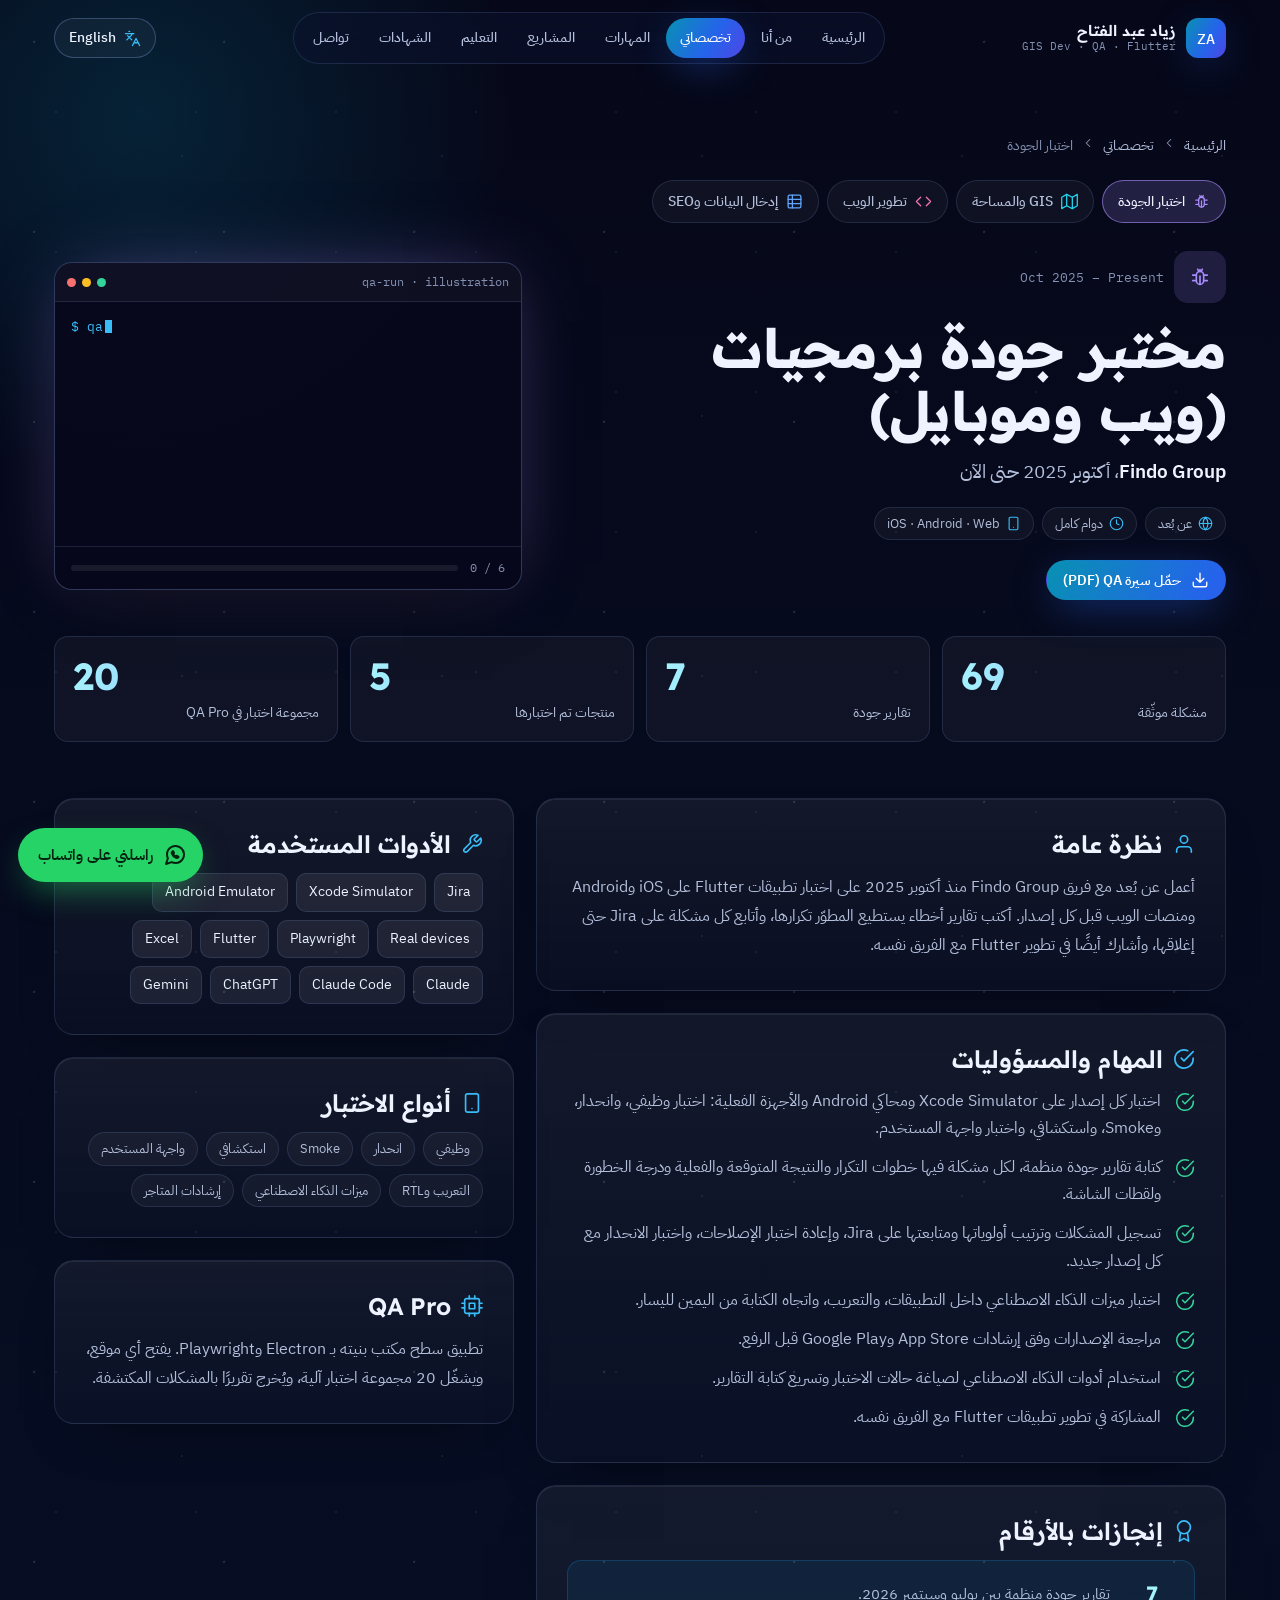
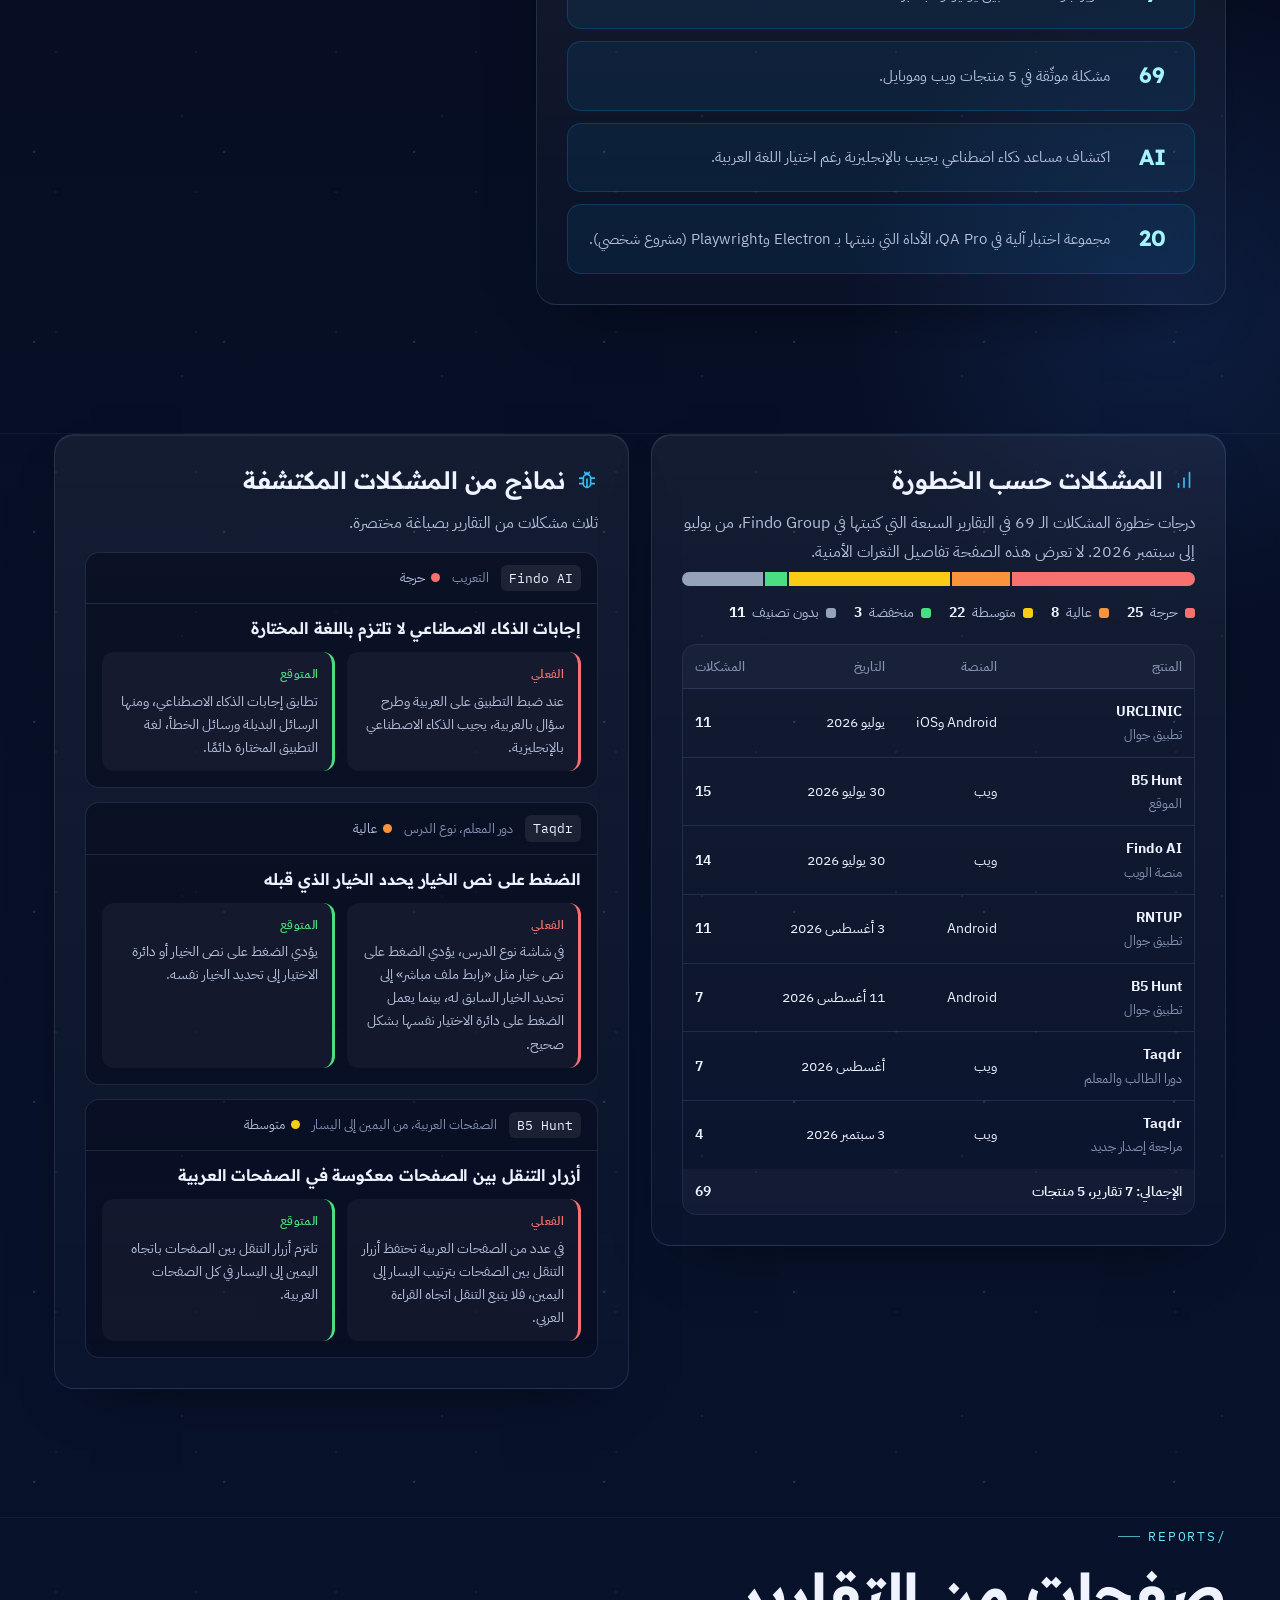
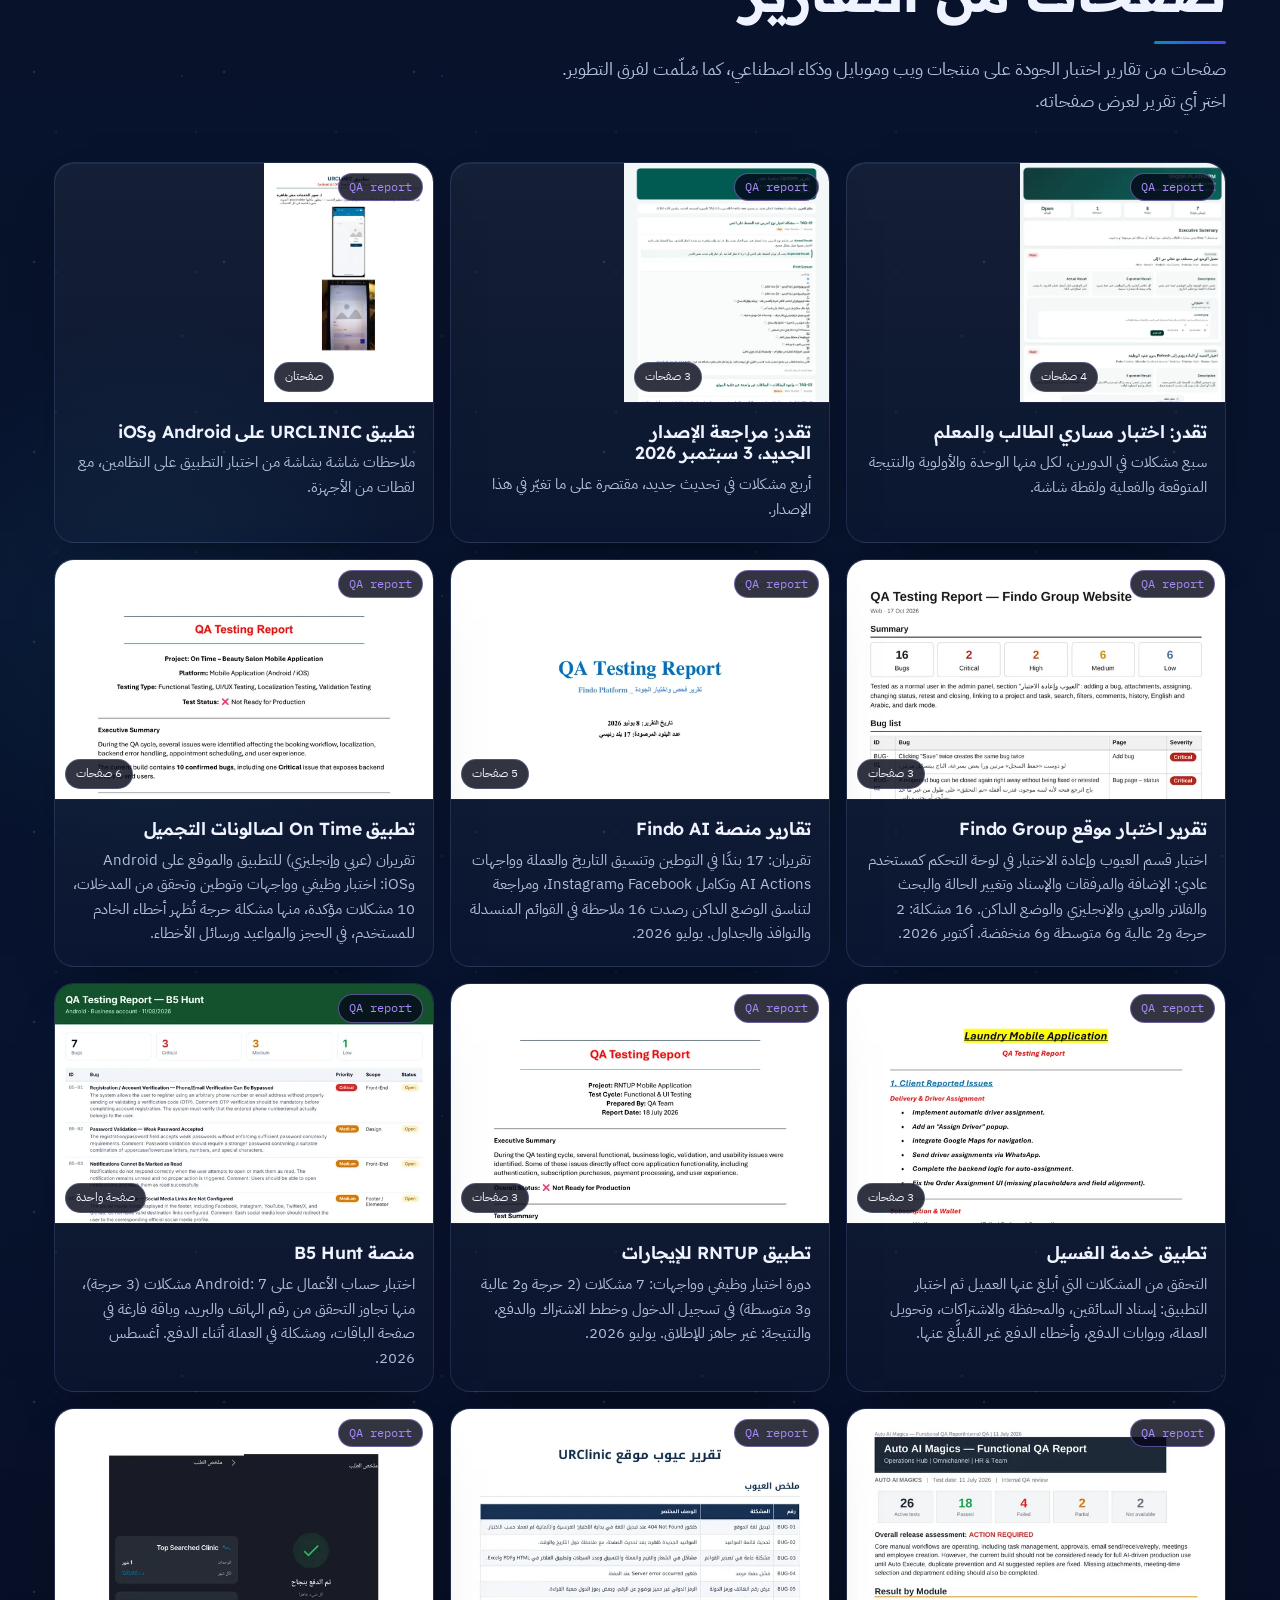
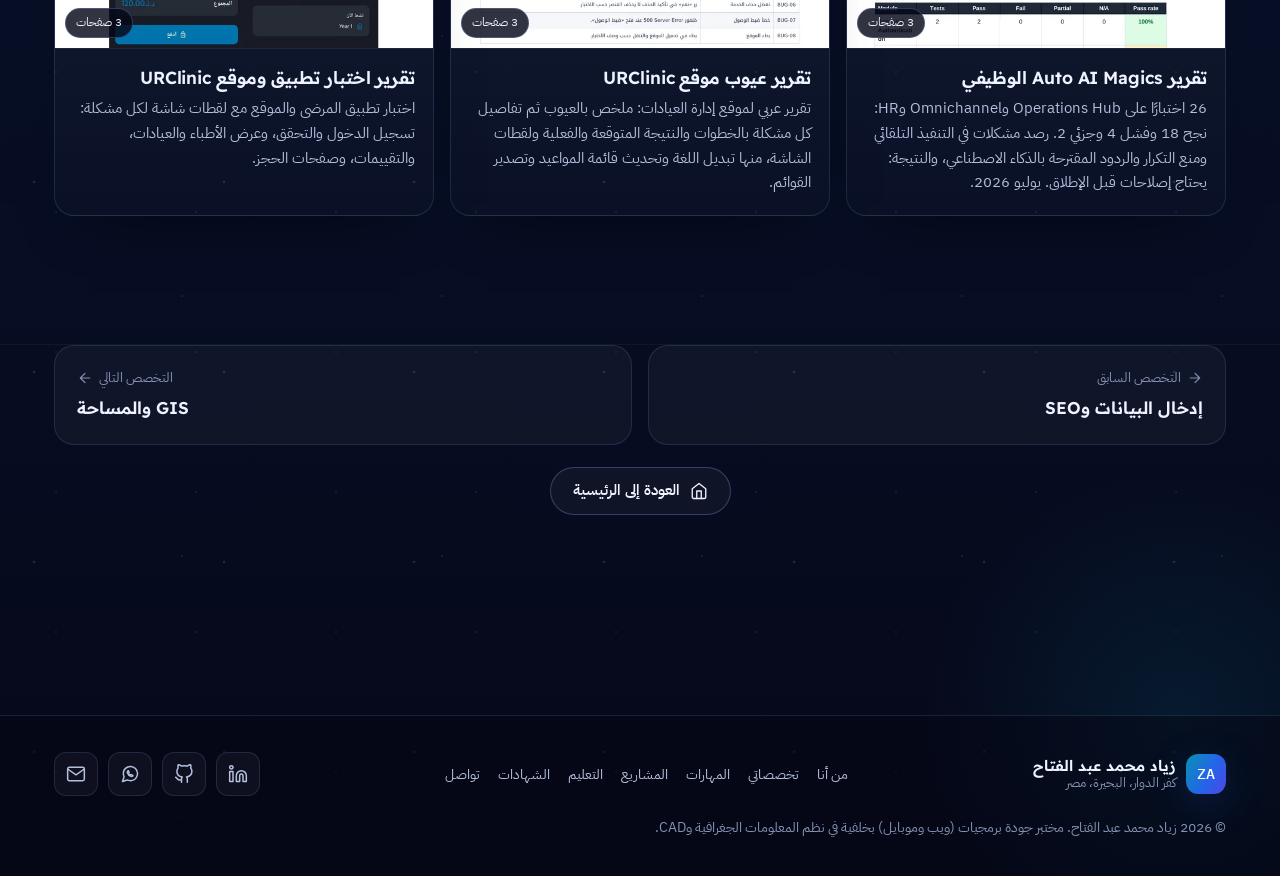
<file: tracks/qa-testing.html>
<!doctype html>
<html lang="ar" dir="rtl">
<head>
<meta charset="utf-8">
<meta name="viewport" content="width=device-width, initial-scale=1, viewport-fit=cover">
<title>QA Testing | Zyad Mohamed Abdelfattah</title>
<meta name="claude:viewport-fit-sides" content="cover">
<meta name="description" content="زياد محمد عبد الفتاح، مختبر جودة برمجيات (ويب وموبايل) في Findo Group منذ أكتوبر 2025: 7 تقارير، 5 منتجات، 69 مشكلة." data-en-content="Zyad Mohamed Abdelfattah, QA Tester (Web &amp; Mobile) at Findo Group since October 2025: 7 reports, 5 products, 69 issues.">
<meta name="author" content="Zyad Mohamed Abdelfattah">
<meta name="theme-color" content="#060819">
<meta property="og:type" content="website">
<meta property="og:title" content="QA Testing | Zyad Mohamed Abdelfattah">
<meta property="og:description" content="Zyad Mohamed Abdelfattah, QA Tester (Web &amp; Mobile) at Findo Group since October 2025: 7 reports, 5 products, 69 issues.">
<meta property="og:image" content="https://zyad-mohamed-abdelfattah.vercel.app/assets/zyad.jpg">
<meta property="og:image:width" content="900">
<meta property="og:image:height" content="900">
<meta property="og:image:alt" content="Zyad Mohamed Abdelfattah">
<meta property="og:locale" content="ar_EG">
<meta property="og:locale:alternate" content="en_US">
<meta name="twitter:card" content="summary">
<meta name="twitter:title" content="QA Testing | Zyad Mohamed Abdelfattah">
<meta name="twitter:description" content="Zyad Mohamed Abdelfattah, QA Tester (Web &amp; Mobile) at Findo Group since October 2025: 7 reports, 5 products, 69 issues.">
<meta name="twitter:image" content="https://zyad-mohamed-abdelfattah.vercel.app/assets/zyad.jpg">
<link rel="icon" href="data:image/svg+xml,%3Csvg xmlns='http://www.w3.org/2000/svg' viewBox='0 0 64 64'%3E%3Cdefs%3E%3ClinearGradient id='g' x1='0' y1='0' x2='1' y2='1'%3E%3Cstop offset='0' stop-color='%238b5cf6'/%3E%3Cstop offset='1' stop-color='%233b82f6'/%3E%3C/linearGradient%3E%3C/defs%3E%3Crect width='64' height='64' rx='16' fill='url(%23g)'/%3E%3Ctext x='32' y='43' font-family='monospace' font-size='30' font-weight='700' fill='white' text-anchor='middle'%3EZ%3C/text%3E%3C/svg%3E">
<link rel="preconnect" href="https://fonts.googleapis.com"><link rel="preconnect" href="https://fonts.gstatic.com" crossorigin><link rel="stylesheet" href="https://fonts.googleapis.com/css2?family=IBM+Plex+Mono:wght@400;500&family=IBM+Plex+Sans+Arabic:wght@400;500;600;700&family=Readex+Pro:wght@400;500;600;700&display=swap">
<link rel="stylesheet" href="../css/site.css">
<script>(function(d){d.classList.add("js");try{if(!matchMedia("(prefers-reduced-motion: reduce)").matches)d.classList.add("motion");}catch(e){}try{var q=new URLSearchParams(location.search).get("lang");if(q==="en"||q==="ar")localStorage.setItem("zyad-lang",q);if(q==="en"||(!q&&localStorage.getItem("zyad-lang")==="en")){d.lang="en";d.dir="ltr";}}catch(e){}})(document.documentElement);</script>
<script src="../js/site.js" defer></script>
</head>
<body>
<svg width="0" height="0" style="position:absolute" aria-hidden="true" focusable="false"><defs>
<symbol id="i-wa" viewBox="0 0 24 24"><path d="M21 11.5a8.4 8.4 0 0 1-.9 3.8 8.5 8.5 0 0 1-7.6 4.7 8.4 8.4 0 0 1-3.8-.9L3 21l1.9-5.7a8.4 8.4 0 0 1-.9-3.8 8.5 8.5 0 0 1 4.7-7.6 8.4 8.4 0 0 1 3.8-.9h.5a8.5 8.5 0 0 1 8 8z"/><path d="M9.2 8.6c.2-.4.6-.5.9-.4l.8 1.6c.1.3 0 .6-.2.8l-.5.5c.4 1 1.3 1.9 2.3 2.4l.5-.5c.2-.2.5-.3.8-.2l1.6.8c.2.3.1.7-.3.9-.6.4-1.3.5-2 .3-2-.7-3.6-2.3-4.3-4.3-.2-.7-.1-1.4.4-1.9z"/></symbol>
<symbol id="i-mail" viewBox="0 0 24 24"><path d="M4 4h16c1.1 0 2 .9 2 2v12c0 1.1-.9 2-2 2H4c-1.1 0-2-.9-2-2V6c0-1.1.9-2 2-2z"/><path d="M22 6l-10 7L2 6"/></symbol>
<symbol id="i-li" viewBox="0 0 24 24"><path d="M16 8a6 6 0 0 1 6 6v7h-4v-7a2 2 0 0 0-4 0v7h-4v-7a6 6 0 0 1 6-6z"/><rect x="2" y="9" width="4" height="12"/><circle cx="4" cy="4" r="2"/></symbol>
<symbol id="i-gh" viewBox="0 0 24 24"><path d="M9 19c-5 1.5-5-2.5-7-3m14 6v-3.9a3.4 3.4 0 0 0-.9-2.6c3.1-.4 6.4-1.5 6.4-7A5.4 5.4 0 0 0 20 4.8 5.1 5.1 0 0 0 19.9 1S18.7.6 16 2.5a13.4 13.4 0 0 0-7 0C6.3.6 5.1 1 5.1 1A5.1 5.1 0 0 0 5 4.8a5.4 5.4 0 0 0-1.5 3.8c0 5.4 3.3 6.6 6.4 7A3.4 3.4 0 0 0 9 18.1V22"/></symbol>
<symbol id="i-arrow" viewBox="0 0 24 24"><path d="M5 12h14M12 5l7 7-7 7"/></symbol>
<symbol id="i-chev-r" viewBox="0 0 24 24"><path d="M9 18l6-6-6-6"/></symbol>
<symbol id="i-chev-l" viewBox="0 0 24 24"><path d="M15 18l-6-6 6-6"/></symbol>
<symbol id="i-download" viewBox="0 0 24 24"><path d="M21 15v4a2 2 0 0 1-2 2H5a2 2 0 0 1-2-2v-4"/><path d="M7 10l5 5 5-5M12 15V3"/></symbol>
<symbol id="i-pin" viewBox="0 0 24 24"><path d="M21 10c0 7-9 13-9 13s-9-6-9-13a9 9 0 0 1 18 0z"/><circle cx="12" cy="10" r="3"/></symbol>
<symbol id="i-check" viewBox="0 0 24 24"><path d="M22 11.1V12a10 10 0 1 1-5.9-9.1"/><path d="M22 4L12 14l-3-3"/></symbol>
<symbol id="i-copy" viewBox="0 0 24 24"><rect x="9" y="9" width="13" height="13" rx="2"/><path d="M5 15H4a2 2 0 0 1-2-2V4a2 2 0 0 1 2-2h9a2 2 0 0 1 2 2v1"/></symbol>
<symbol id="i-layers" viewBox="0 0 24 24"><path d="M12 2L2 7l10 5 10-5-10-5zM2 17l10 5 10-5M2 12l10 5 10-5"/></symbol>
<symbol id="i-db" viewBox="0 0 24 24"><ellipse cx="12" cy="5" rx="9" ry="3"/><path d="M21 12c0 1.7-4 3-9 3s-9-1.3-9-3"/><path d="M3 5v14c0 1.7 4 3 9 3s9-1.3 9-3V5"/></symbol>
<symbol id="i-award" viewBox="0 0 24 24"><circle cx="12" cy="8" r="7"/><path d="M8.2 13.9L7 23l5-3 5 3-1.2-9.1"/></symbol>
<symbol id="i-brief" viewBox="0 0 24 24"><rect x="2" y="7" width="20" height="14" rx="2"/><path d="M16 21V5a2 2 0 0 0-2-2h-4a2 2 0 0 0-2 2v16"/></symbol>
<symbol id="i-grad" viewBox="0 0 24 24"><path d="M22 9L12 4 2 9l10 5 10-5z"/><path d="M6 11.2V16c3 2.7 9 2.7 12 0v-4.8M22 9v6"/></symbol>
<symbol id="i-globe" viewBox="0 0 24 24"><circle cx="12" cy="12" r="10"/><path d="M2 12h20M12 2a15.3 15.3 0 0 1 4 10 15.3 15.3 0 0 1-4 10 15.3 15.3 0 0 1-4-10 15.3 15.3 0 0 1 4-10z"/></symbol>
<symbol id="i-search" viewBox="0 0 24 24"><circle cx="11" cy="11" r="8"/><path d="M21 21l-4.3-4.3"/></symbol>
<symbol id="i-file" viewBox="0 0 24 24"><path d="M14 2H6a2 2 0 0 0-2 2v16a2 2 0 0 0 2 2h12a2 2 0 0 0 2-2V8z"/><path d="M14 2v6h6M16 13H8M16 17H8"/></symbol>
<symbol id="i-menu" viewBox="0 0 24 24"><path d="M3 6h18M3 12h18M3 18h18"/></symbol>
<symbol id="i-x" viewBox="0 0 24 24"><path d="M18 6L6 18M6 6l12 12"/></symbol>
<symbol id="i-bug" viewBox="0 0 24 24"><rect x="8" y="6" width="8" height="14" rx="4"/><path d="M12 6V4M9.5 3.5l1 2M14.5 3.5l-1 2M4 10h4M16 10h4M4 16h4M16 16h4M12 11v9"/></symbol>
<symbol id="i-clock" viewBox="0 0 24 24"><circle cx="12" cy="12" r="10"/><path d="M12 6v6l4 2"/></symbol>
<symbol id="i-send" viewBox="0 0 24 24"><path d="M22 2L11 13M22 2l-7 20-4-9-9-4 20-7z"/></symbol>
<symbol id="i-home" viewBox="0 0 24 24"><path d="M3 9l9-7 9 7v11a2 2 0 0 1-2 2H5a2 2 0 0 1-2-2z"/><path d="M9 22V12h6v10"/></symbol>
<symbol id="i-bag" viewBox="0 0 24 24"><path d="M6 2L3 6v14a2 2 0 0 0 2 2h14a2 2 0 0 0 2-2V6l-3-4zM3 6h18"/><path d="M16 10a4 4 0 0 1-8 0"/></symbol>
<symbol id="i-pen" viewBox="0 0 24 24"><path d="M12 20h9"/><path d="M16.5 3.5a2.1 2.1 0 0 1 3 3L7 19l-4 1 1-4z"/></symbol>
<symbol id="i-table" viewBox="0 0 24 24"><rect x="3" y="3" width="18" height="18" rx="2"/><path d="M3 9h18M3 15h18M9 3v18"/></symbol>
<symbol id="i-filter" viewBox="0 0 24 24"><path d="M22 3H2l8 9.5V19l4 2v-8.5z"/></symbol>
<symbol id="i-chart" viewBox="0 0 24 24"><path d="M12 20V10M18 20V4M6 20v-4"/></symbol>
<symbol id="i-phone" viewBox="0 0 24 24"><rect x="5" y="2" width="14" height="20" rx="2"/><path d="M12 18h.01"/></symbol>
<symbol id="i-spark" viewBox="0 0 24 24"><path d="M12 3l1.8 5.2L19 10l-5.2 1.8L12 17l-1.8-5.2L5 10l5.2-1.8z"/><path d="M19 15l.8 2.2L22 18l-2.2.8L19 21l-.8-2.2L16 18l2.2-.8z"/></symbol>
<symbol id="i-compass" viewBox="0 0 24 24"><circle cx="12" cy="12" r="10"/><path d="M16.2 7.8l-2.1 6.3-6.3 2.1 2.1-6.3z"/></symbol>
<symbol id="i-map" viewBox="0 0 24 24"><path d="M1 6v16l7-4 8 4 7-4V2l-7 4-8-4z"/><path d="M8 2v16M16 6v16"/></symbol>
<symbol id="i-cpu" viewBox="0 0 24 24"><rect x="4" y="4" width="16" height="16" rx="2"/><rect x="9" y="9" width="6" height="6"/><path d="M9 1v3M15 1v3M9 20v3M15 20v3M20 9h3M20 14h3M1 9h3M1 14h3"/></symbol>
<symbol id="i-box" viewBox="0 0 24 24"><path d="M21 16V8a2 2 0 0 0-1-1.7l-7-4a2 2 0 0 0-2 0l-7 4A2 2 0 0 0 3 8v8a2 2 0 0 0 1 1.7l7 4a2 2 0 0 0 2 0l7-4a2 2 0 0 0 1-1.7z"/><path d="M3.3 7L12 12l8.7-5M12 22V12"/></symbol>
<symbol id="i-ruler" viewBox="0 0 24 24"><path d="M21.3 15.3L8.7 2.7a1 1 0 0 0-1.4 0L2.7 7.3a1 1 0 0 0 0 1.4l12.6 12.6a1 1 0 0 0 1.4 0l4.6-4.6a1 1 0 0 0 0-1.4z"/><path d="M7.5 10.5l2-2M10.5 13.5l2-2M13.5 16.5l2-2"/></symbol>
<symbol id="i-lang" viewBox="0 0 24 24"><path d="M5 8l6 6M4 14l6-6 2-3M2 5h12M7 2h1M22 22l-5-10-5 10M14 18h6"/></symbol>
<symbol id="i-user" viewBox="0 0 24 24"><path d="M20 21v-2a4 4 0 0 0-4-4H8a4 4 0 0 0-4 4v2"/><circle cx="12" cy="7" r="4"/></symbol>
<symbol id="i-code" viewBox="0 0 24 24"><path d="M16 18l6-6-6-6M8 6l-6 6 6 6"/></symbol>
<symbol id="i-ext" viewBox="0 0 24 24"><path d="M18 13v6a2 2 0 0 1-2 2H5a2 2 0 0 1-2-2V8a2 2 0 0 1 2-2h6M15 3h6v6M10 14L21 3"/></symbol>
<symbol id="i-shield" viewBox="0 0 24 24"><path d="M12 22s8-4 8-10V5l-8-3-8 3v7c0 6 8 10 8 10z"/></symbol>
<symbol id="i-server" viewBox="0 0 24 24"><rect x="2" y="2" width="20" height="8" rx="2"/><rect x="2" y="14" width="20" height="8" rx="2"/><path d="M6 6h.01M6 18h.01"/></symbol>
<symbol id="i-cart" viewBox="0 0 24 24"><circle cx="9" cy="21" r="1"/><circle cx="20" cy="21" r="1"/><path d="M1 1h4l2.7 13.4a2 2 0 0 0 2 1.6h9.7a2 2 0 0 0 2-1.6L23 6H6"/></symbol>
<symbol id="i-repo" viewBox="0 0 24 24"><path d="M4 19.5A2.5 2.5 0 0 1 6.5 17H20V2H6.5A2.5 2.5 0 0 0 4 4.5v15z"/><path d="M4 19.5A2.5 2.5 0 0 0 6.5 22H20v-5"/></symbol>
<symbol id="i-grid" viewBox="0 0 24 24"><rect x="3" y="3" width="7" height="7" rx="1.5"/><rect x="14" y="3" width="7" height="7" rx="1.5"/><rect x="3" y="14" width="7" height="7" rx="1.5"/><rect x="14" y="14" width="7" height="7" rx="1.5"/></symbol>
<symbol id="i-tool" viewBox="0 0 24 24"><path d="M14.7 6.3a1 1 0 0 0 0 1.4l1.6 1.6a1 1 0 0 0 1.4 0l3.8-3.8a6 6 0 0 1-7.9 7.9l-6.9 6.9a2.1 2.1 0 0 1-3-3l6.9-6.9a6 6 0 0 1 7.9-7.9z"/></symbol>
</defs></svg>
<a class="skip" href="#main" data-en="Skip to content">انتقل إلى المحتوى</a>
<div class="scroll-progress" aria-hidden="true"><i id="scroll-progress"></i></div>
<div class="cursor-glow" id="cursor-glow" aria-hidden="true"></div>
<div class="sky" aria-hidden="true">
  <div class="blob b1"></div><div class="blob b2"></div><div class="blob b3"></div><div class="blob b4"></div>
  <span class="glyph" style="top:3%;left:6%">{ }</span>
  <span class="glyph" style="top:9%;left:88%">&lt;/&gt;</span>
  <span class="glyph" style="top:17%;left:3%">expect(bug).toBeFixed()</span>
  <span class="glyph" style="top:26%;left:80%">=&gt;</span>
  <span class="glyph" style="top:35%;left:12%">[ ]</span>
  <span class="glyph" style="top:44%;left:64%">assert</span>
  <span class="glyph" style="top:2%;left:52%">UTM 36N</span>
  <span class="glyph" style="top:56%;left:30%">// TODO: retest</span>
  <span class="glyph" style="top:66%;left:86%">;</span>
  <span class="glyph" style="top:74%;left:5%">git push</span>
  <span class="glyph" style="top:83%;left:72%">{ }</span>
  <span class="glyph" style="top:93%;left:40%">return true;</span>
</div>
<header class="topbar">
  <div class="wrap topbar-in">
    <a class="brand" href="../index.html" aria-label="Zyad Mohamed Abdelfattah" data-en-aria-label="Zyad Mohamed Abdelfattah">
      <span class="brand-mark" aria-hidden="true">ZA</span>
      <span class="brand-txt"><b data-en="Zyad Abdelfattah">زياد عبد الفتاح</b><small>GIS Dev · QA · Flutter</small></span>
    </a>
    <nav class="nav" id="site-nav" aria-label="الأقسام" data-en-aria-label="Sections">
      <ul class="nav-pill">
        <li><a href="../index.html#home" data-en="Home">الرئيسية</a></li><li><a href="../index.html#about" data-en="About">من أنا</a></li><li><a href="../index.html#tracks" class="is-active" aria-current="page" data-en="Tracks">تخصصاتي</a></li><li><a href="../index.html#skills" data-en="Skills">المهارات</a></li><li><a href="../index.html#projects" data-en="Projects">المشاريع</a></li><li><a href="../index.html#education" data-en="Education">التعليم</a></li><li><a href="../index.html#certificates" data-en="Certificates">الشهادات</a></li><li><a href="../index.html#contact" data-en="Contact">تواصل</a></li>
      </ul>
    </nav>
    <div class="top-actions">
      <button class="lang-btn" id="lang-toggle" type="button" lang="en" aria-label="Switch to English"><svg class="ic " aria-hidden="true"><use href="#i-lang"></use></svg><span class="lang-label">English</span></button>
      <button class="menu-btn" type="button" aria-controls="site-nav" aria-expanded="false" aria-label="القائمة" data-en-aria-label="Menu"><svg class="ic ic-open" aria-hidden="true"><use href="#i-menu"></use></svg><svg class="ic ic-close" aria-hidden="true"><use href="#i-x"></use></svg></button>
    </div>
  </div>
</header>
<main id="main">
<section class="job-hero" aria-labelledby="job-h">
  <div class="wrap">
    <nav aria-label="مسار التنقل" data-en-aria-label="Breadcrumb"><ol class="crumbs">
      <li><a href="../index.html" data-en="Home">الرئيسية</a></li><li aria-hidden="true"><svg class="ic flip" aria-hidden="true"><use href="#i-chev-r"></use></svg></li>
      <li><a href="../index.html#tracks" data-en="Tracks">تخصصاتي</a></li><li aria-hidden="true"><svg class="ic flip" aria-hidden="true"><use href="#i-chev-r"></use></svg></li>
      <li aria-current="page" data-en="QA Testing">اختبار الجودة</li>
    </ol></nav>
    <nav class="track-tabs" aria-label="التخصصات" data-en-aria-label="Tracks"><a class="ttab k-qa" href="qa-testing.html" aria-current="page"><svg class="ic " aria-hidden="true"><use href="#i-bug"></use></svg><span data-en="QA Testing">اختبار الجودة</span></a><a class="ttab k-gis" href="gis-surveying.html"><svg class="ic " aria-hidden="true"><use href="#i-map"></use></svg><span data-en="GIS &amp; Surveying">GIS والمساحة</span></a><a class="ttab k-web" href="web-development.html"><svg class="ic " aria-hidden="true"><use href="#i-code"></use></svg><span data-en="Web Development">تطوير الويب</span></a><a class="ttab k-data" href="data-entry-seo.html"><svg class="ic " aria-hidden="true"><use href="#i-table"></use></svg><span data-en="Data Entry &amp; SEO">إدخال البيانات وSEO</span></a></nav>
    <div class="job-head">
      <div class="k-qa">
        <div class="job-kicker"><span class="exp-ico"><svg class="ic " aria-hidden="true"><use href="#i-bug"></use></svg></span><span class="when">Oct 2025 – Present</span></div>
        <h1 id="job-h" class="rise" data-en="QA Tester (Web &amp; Mobile)">مختبر جودة برمجيات (ويب وموبايل)</h1>
        <p class="job-sub rise d1" data-en-html="&lt;strong&gt;Findo Group&lt;/strong&gt;, Oct 2025 – present"><strong>Findo Group</strong>، أكتوبر 2025 حتى الآن</p>
        <div class="job-meta rise d2"><span class="chip"><svg class="ic " aria-hidden="true"><use href="#i-globe"></use></svg><span data-en="Remote">عن بُعد</span></span><span class="chip"><svg class="ic " aria-hidden="true"><use href="#i-clock"></use></svg><span data-en="Full-time">دوام كامل</span></span><span class="chip"><svg class="ic " aria-hidden="true"><use href="#i-phone"></use></svg><span>iOS · Android · Web</span></span></div>
        <div class="cta-row rise d3" style="margin-top:20px"><a class="btn btn-primary btn-sm" href="../cv/Zyad_Mohamed_Abdelfattah_QA_Engineer_CV.pdf" target="_blank" rel="noopener"><svg class="ic " aria-hidden="true"><use href="#i-download"></use></svg><span data-en="Download QA CV (PDF)">حمّل سيرة QA ‏(PDF)</span></a></div>
      </div>
      <div class="sig-wrap rise d2 k-qa"><figure class="sig sig-qa" data-sig="qa" dir="ltr" role="img" aria-label="Illustration: a test run where checks pass or fail">
  <div class="sig-bar"><i></i><i></i><i></i><span>qa-run · illustration</span></div>
  <div class="qa-lines"><div class="ql cmd" data-ok=""><span class="qt">$ qa-run --build latest</span></div><div class="ql " data-ok="1"><span class="qt">smoke   › app launches on Xcode Simulator</span><span class="qs pass">✓ PASS</span></div><div class="ql " data-ok="1"><span class="qt">smoke   › app launches on Android emulator</span><span class="qs pass">✓ PASS</span></div><div class="ql " data-ok="0"><span class="qt">i18n    › AI reply matches selected language</span><span class="qs fail">✗ FAIL</span></div><div class="ql " data-ok="0"><span class="qt">rtl     › pagination follows reading direction</span><span class="qs fail">✗ FAIL</span></div><div class="ql " data-ok="0"><span class="qt">forms   › option label selects its own option</span><span class="qs fail">✗ FAIL</span></div><div class="ql " data-ok="1"><span class="qt">regress › fixed issues re-tested on new build</span><span class="qs pass">✓ PASS</span></div><div class="ql sum" data-ok=""><span class="qt">3 passed · 3 failed → logged in Jira</span></div></div>
  <div class="qa-foot"><div class="qa-prog"><i style="width:100%"></i></div><span class="qa-sum">6 / 6</span></div>
</figure></div>
    </div>
    <div class="kpis kpis-4" data-reveal-group="up" role="group" aria-label="أرقام" data-en-aria-label="Key numbers"><div class="kpi"><b data-count="69">69</b><span data-en="issues reported">مشكلة موثّقة</span></div><div class="kpi"><b data-count="7">7</b><span data-en="QA reports">تقارير جودة</span></div><div class="kpi"><b data-count="5">5</b><span data-en="products tested">منتجات تم اختبارها</span></div><div class="kpi"><b data-count="20">20</b><span data-en="suites in QA Pro">مجموعة اختبار في QA Pro</span></div></div>
  </div>
</section>
<section class="section" style="padding-top:0" aria-label="التفاصيل" data-en-aria-label="Details">
  <div class="wrap">
    <div class="job-body">
      <div class="job-main"><section class="panel" data-reveal="up"><h2><svg class="ic " aria-hidden="true"><use href="#i-user"></use></svg><span data-en="Overview">نظرة عامة</span></h2><p data-en="Since October 2025 I have worked remotely on Findo Group's team, testing Flutter apps on iOS and Android and web platforms before every release. I write bug reports that developers can reproduce, follow every issue in Jira until it is closed, and also contribute to Flutter development on the same team.">أعمل عن بُعد مع فريق Findo Group منذ أكتوبر 2025 على اختبار تطبيقات Flutter على iOS وAndroid ومنصات الويب قبل كل إصدار. أكتب تقارير أخطاء يستطيع المطوّر تكرارها، وأتابع كل مشكلة على Jira حتى إغلاقها، وأشارك أيضًا في تطوير Flutter مع الفريق نفسه.</p></section><section class="panel" data-reveal="up"><h2><svg class="ic " aria-hidden="true"><use href="#i-check"></use></svg><span data-en="Responsibilities">المهام والمسؤوليات</span></h2><ul class="ticks"><li><svg class="ic " aria-hidden="true"><use href="#i-check"></use></svg><span data-en="Test every release on Xcode Simulator, Android emulator and real devices: functional, regression, smoke, exploratory and UI testing.">اختبار كل إصدار على Xcode Simulator ومحاكي Android والأجهزة الفعلية: اختبار وظيفي، وانحدار، وSmoke، واستكشافي، واختبار واجهة المستخدم.</span></li><li><svg class="ic " aria-hidden="true"><use href="#i-check"></use></svg><span data-en="Write structured QA reports where every issue has steps to reproduce, expected vs actual results, severity and screenshots.">كتابة تقارير جودة منظمة، لكل مشكلة فيها خطوات التكرار والنتيجة المتوقعة والفعلية ودرجة الخطورة ولقطات الشاشة.</span></li><li><svg class="ic " aria-hidden="true"><use href="#i-check"></use></svg><span data-en="Log, prioritize and track issues in Jira, re-test fixes, and run regression checks on every new build.">تسجيل المشكلات وترتيب أولوياتها ومتابعتها على Jira، وإعادة اختبار الإصلاحات، واختبار الانحدار مع كل إصدار جديد.</span></li><li><svg class="ic " aria-hidden="true"><use href="#i-check"></use></svg><span data-en="Test AI features inside apps, Arabic localization and right-to-left layouts.">اختبار ميزات الذكاء الاصطناعي داخل التطبيقات، والتعريب، واتجاه الكتابة من اليمين لليسار.</span></li><li><svg class="ic " aria-hidden="true"><use href="#i-check"></use></svg><span data-en="Review builds against App Store and Google Play guidelines before submission.">مراجعة الإصدارات وفق إرشادات App Store وGoogle Play قبل الرفع.</span></li><li><svg class="ic " aria-hidden="true"><use href="#i-check"></use></svg><span data-en="Use AI tools to draft test cases and speed up reporting.">استخدام أدوات الذكاء الاصطناعي لصياغة حالات الاختبار وتسريع كتابة التقارير.</span></li><li><svg class="ic " aria-hidden="true"><use href="#i-check"></use></svg><span data-en="Contribute to Flutter development on the same team.">المشاركة في تطوير تطبيقات Flutter مع الفريق نفسه.</span></li></ul></section><section class="panel" data-reveal="up"><h2><svg class="ic " aria-hidden="true"><use href="#i-award"></use></svg><span data-en="Achievements in numbers">إنجازات بالأرقام</span></h2><ul class="wins"><li><b>7</b><span data-en="structured QA reports written between July and September 2026.">تقارير جودة منظمة بين يوليو وسبتمبر 2026.</span></li><li><b>69</b><span data-en="issues reported across 5 web and mobile products.">مشكلة موثّقة في 5 منتجات ويب وموبايل.</span></li><li><b>AI</b><span data-en="Found an AI assistant answering in English when Arabic was selected.">اكتشاف مساعد ذكاء اصطناعي يجيب بالإنجليزية رغم اختيار اللغة العربية.</span></li><li><b>20</b><span data-en="automated test suites in QA Pro, the Electron + Playwright tool I built (personal project).">مجموعة اختبار آلية في QA Pro، الأداة التي بنيتها بـ Electron وPlaywright (مشروع شخصي).</span></li></ul></section></div>
      <aside class="job-side"><section class="panel" data-reveal="up"><h2><svg class="ic " aria-hidden="true"><use href="#i-tool"></use></svg><span data-en="Tools used">الأدوات المستخدمة</span></h2><div class="toolchips"><span>Jira</span><span>Xcode Simulator</span><span>Android Emulator</span><span>Real devices</span><span>Playwright</span><span>Flutter</span><span>Excel</span><span>Claude</span><span>Claude Code</span><span>ChatGPT</span><span>Gemini</span></div></section><section class="panel" data-reveal="up"><h2><svg class="ic " aria-hidden="true"><use href="#i-phone"></use></svg><span data-en="Testing types">أنواع الاختبار</span></h2><div class="chips"><span class="chip" data-en="Functional">وظيفي</span><span class="chip" data-en="Regression">انحدار</span><span class="chip" data-en="Smoke">Smoke</span><span class="chip" data-en="Exploratory">استكشافي</span><span class="chip" data-en="UI">واجهة المستخدم</span><span class="chip" data-en="Localization / RTL">التعريب وRTL</span><span class="chip" data-en="AI features">ميزات الذكاء الاصطناعي</span><span class="chip" data-en="Store guidelines">إرشادات المتاجر</span></div></section><section class="panel" data-reveal="up" id="qa-pro"><h2><svg class="ic " aria-hidden="true"><use href="#i-cpu"></use></svg><span data-en="QA Pro">QA Pro</span></h2><p data-en="A desktop app I built with Electron and Playwright. It opens any website, runs 20 automated test suites and produces a report of the problems found.">تطبيق سطح مكتب بنيته بـ Electron وPlaywright. يفتح أي موقع، ويشغّل 20 مجموعة اختبار آلية، ويُخرج تقريرًا بالمشكلات المكتشفة.</p></section></aside>
    </div>
  </div>
</section>
<section class="section" style="padding-top:0" aria-label="المشكلات" data-en-aria-label="Issues"><div class="wrap issues-grid"><section class="panel" data-reveal="up" id="reports"><h2><svg class="ic " aria-hidden="true"><use href="#i-chart"></use></svg><span data-en="Issues by severity">المشكلات حسب الخطورة</span></h2><p data-en="Severity of the 69 issues in the seven reports I wrote at Findo Group, July to September 2026. Details of security findings are left out of this page.">درجات خطورة المشكلات الـ 69 في التقارير السبعة التي كتبتها في Findo Group، من يوليو إلى سبتمبر 2026. لا تعرض هذه الصفحة تفاصيل الثغرات الأمنية.</p>
      <div class="sev-bar" role="img" aria-label="Critical 25, High 8, Medium 22, Low 3, Not rated 11"><i class="s-crit" style="flex:25"></i><i class="s-high" style="flex:8"></i><i class="s-med" style="flex:22"></i><i class="s-low" style="flex:3"></i><i class="s-nr" style="flex:11"></i></div>
      <ul class="sev-key"><li><i class="s-crit"></i><span data-en="Critical">حرجة</span> <b>25</b></li><li><i class="s-high"></i><span data-en="High">عالية</span> <b>8</b></li><li><i class="s-med"></i><span data-en="Medium">متوسطة</span> <b>22</b></li><li><i class="s-low"></i><span data-en="Low">منخفضة</span> <b>3</b></li><li><i class="s-nr"></i><span data-en="Not rated">بدون تصنيف</span> <b>11</b></li></ul>
      <div class="table-wrap"><table class="reg">
        <caption class="sr-only" data-en="Report register">سجل التقارير</caption>
        <thead><tr><th data-en="Product">المنتج</th><th data-en="Platform">المنصة</th><th data-en="Date">التاريخ</th><th class="n" data-en="Issues">المشكلات</th></tr></thead>
        <tbody><tr><td><b>URCLINIC</b><small data-en="Mobile app">تطبيق جوال</small></td><td data-en="Android and iOS">Android وiOS</td><td data-en="Jul 2026">يوليو 2026</td><td class="n">11</td></tr><tr><td><b>B5 Hunt</b><small data-en="Website">الموقع</small></td><td data-en="Web">ويب</td><td data-en="30 Jul 2026">30 يوليو 2026</td><td class="n">15</td></tr><tr><td><b>Findo AI</b><small data-en="Web platform">منصة الويب</small></td><td data-en="Web">ويب</td><td data-en="30 Jul 2026">30 يوليو 2026</td><td class="n">14</td></tr><tr><td><b>RNTUP</b><small data-en="Mobile app">تطبيق جوال</small></td><td data-en="Android">Android</td><td data-en="3 Aug 2026">3 أغسطس 2026</td><td class="n">11</td></tr><tr><td><b>B5 Hunt</b><small data-en="Mobile app">تطبيق جوال</small></td><td data-en="Android">Android</td><td data-en="11 Aug 2026">11 أغسطس 2026</td><td class="n">7</td></tr><tr><td><b>Taqdr</b><small data-en="Student and teacher roles">دورا الطالب والمعلم</small></td><td data-en="Web">ويب</td><td data-en="Aug 2026">أغسطس 2026</td><td class="n">7</td></tr><tr><td><b>Taqdr</b><small data-en="New release review">مراجعة إصدار جديد</small></td><td data-en="Web">ويب</td><td data-en="3 Sep 2026">3 سبتمبر 2026</td><td class="n">4</td></tr></tbody>
        <tfoot><tr><td data-en="Total: 7 reports, 5 products">الإجمالي: 7 تقارير، 5 منتجات</td><td></td><td></td><td class="n">69</td></tr></tfoot>
      </table></div></section><section class="panel" data-reveal="up"><h2><svg class="ic " aria-hidden="true"><use href="#i-bug"></use></svg><span data-en="Sample findings">نماذج من المشكلات المكتشفة</span></h2><p data-en="Three issues from the reports, rewritten in short form." style="margin-bottom:14px">ثلاث مشكلات من التقارير بصياغة مختصرة.</p><article class="finding">
        <div class="finding-head"><code>Findo AI</code><span data-en="Localization">التعريب</span><span class="sev-tag"><i class="s-crit"></i><span data-en="Critical">حرجة</span></span></div>
        <h3 data-en="AI answers ignore the selected language">إجابات الذكاء الاصطناعي لا تلتزم باللغة المختارة</h3>
        <div class="ea"><div style="--k:var(--sev-crit)"><small data-en="Actual">الفعلي</small><p data-en="With the app set to Arabic and a question asked in Arabic, the AI answers in English.">عند ضبط التطبيق على العربية وطرح سؤال بالعربية، يجيب الذكاء الاصطناعي بالإنجليزية.</p></div><div style="--k:var(--sev-low)"><small data-en="Expected">المتوقع</small><p data-en="AI answers, including fallback and error messages, always match the selected app language.">تطابق إجابات الذكاء الاصطناعي، ومنها الرسائل البديلة ورسائل الخطأ، لغة التطبيق المختارة دائمًا.</p></div></div>
      </article><article class="finding">
        <div class="finding-head"><code>Taqdr</code><span data-en="Teacher role, lesson type">دور المعلم، نوع الدرس</span><span class="sev-tag"><i class="s-high"></i><span data-en="High">عالية</span></span></div>
        <h3 data-en="Clicking an option&#x27;s label selects the option before it">الضغط على نص الخيار يحدد الخيار الذي قبله</h3>
        <div class="ea"><div style="--k:var(--sev-crit)"><small data-en="Actual">الفعلي</small><p data-en="On the lesson type screen, clicking the text of an option such as “Direct file link” selects the previous option. Clicking the radio button itself works.">في شاشة نوع الدرس، يؤدي الضغط على نص خيار مثل «رابط ملف مباشر» إلى تحديد الخيار السابق له، بينما يعمل الضغط على دائرة الاختيار نفسها بشكل صحيح.</p></div><div style="--k:var(--sev-low)"><small data-en="Expected">المتوقع</small><p data-en="Clicking either the label or the radio button selects that same option.">يؤدي الضغط على نص الخيار أو دائرة الاختيار إلى تحديد الخيار نفسه.</p></div></div>
      </article><article class="finding">
        <div class="finding-head"><code>B5 Hunt</code><span data-en="Arabic pages, right to left">الصفحات العربية، من اليمين إلى اليسار</span><span class="sev-tag"><i class="s-med"></i><span data-en="Medium">متوسطة</span></span></div>
        <h3 data-en="Pagination runs in the wrong direction on Arabic pages">أزرار التنقل بين الصفحات معكوسة في الصفحات العربية</h3>
        <div class="ea"><div style="--k:var(--sev-crit)"><small data-en="Actual">الفعلي</small><p data-en="On several Arabic pages the pagination controls keep the left-to-right order, so navigation does not follow right-to-left reading.">في عدد من الصفحات العربية تحتفظ أزرار التنقل بين الصفحات بترتيب اليسار إلى اليمين، فلا يتبع التنقل اتجاه القراءة العربي.</p></div><div style="--k:var(--sev-low)"><small data-en="Expected">المتوقع</small><p data-en="Pagination controls follow right-to-left standards on every Arabic page.">تلتزم أزرار التنقل بين الصفحات باتجاه اليمين إلى اليسار في كل الصفحات العربية.</p></div></div>
      </article></section></div></section><section class="section" style="padding-top:0" id="gallery" aria-labelledby="gal-h">
  <div class="wrap">
    <div class="sec-head"><div><p class="eyebrow">reports/</p><h2 class="h2" data-reveal="heading" id="gal-h" data-en="Report pages">صفحات من التقارير</h2><p class="lede" data-en="Pages from my QA reports across web, mobile and AI products, shown as delivered to the development teams. Select a report to view its pages.">صفحات من تقارير اختبار الجودة على منتجات ويب وموبايل وذكاء اصطناعي، كما سُلّمت لفرق التطوير. اختر أي تقرير لعرض صفحاته.</p></div></div>
    <div class="gallery" data-reveal-group="up"><button type="button" class="pcard doc k-qa" data-images="../assets/img/qa-taqdr1-1.webp,../assets/img/qa-taqdr1-2.webp,../assets/img/qa-taqdr1-3.webp,../assets/img/qa-taqdr1-4.webp">
      <span class="media"><img src="../assets/thumb/qa-taqdr1-1.webp" alt="" loading="lazy" width="549" height="640"><span class="tag">QA report</span><span class="pages" data-en="4 pages">4 صفحات</span></span>
      <span class="body"><h3 data-lb-title data-en="Taqdr: student and teacher testing">تقدر: اختبار مساري الطالب والمعلم</h3><p data-lb-desc data-en="Seven issues across both roles, each with module, priority, expected and actual results, and a screenshot.">سبع مشكلات في الدورين، لكل منها الوحدة والأولوية والنتيجة المتوقعة والفعلية ولقطة شاشة.</p></span></button><button type="button" class="pcard doc k-qa" data-images="../assets/img/qa-taqdr2-1.webp,../assets/img/qa-taqdr2-2.webp,../assets/img/qa-taqdr2-3.webp">
      <span class="media"><img src="../assets/thumb/qa-taqdr2-1.webp" alt="" loading="lazy" width="549" height="640"><span class="tag">QA report</span><span class="pages" data-en="3 pages">3 صفحات</span></span>
      <span class="body"><h3 data-lb-title data-en="Taqdr: new release review, 3 Sep 2026">تقدر: مراجعة الإصدار الجديد، 3 سبتمبر 2026</h3><p data-lb-desc data-en="Four issues found in a new update, limited to what changed in that release.">أربع مشكلات في تحديث جديد، مقتصرة على ما تغيّر في هذا الإصدار.</p></span></button><button type="button" class="pcard doc k-qa" data-images="../assets/img/qa-urc-1.webp,../assets/img/qa-urc-2.webp">
      <span class="media"><img src="../assets/thumb/qa-urc-1.webp" alt="" loading="lazy" width="549" height="640"><span class="tag">QA report</span><span class="pages" data-en="2 pages">صفحتان</span></span>
      <span class="body"><h3 data-lb-title data-en="URCLINIC: Android and iOS">تطبيق URCLINIC على Android وiOS</h3><p data-lb-desc data-en="Screen-by-screen notes from testing the app on both platforms, with device screenshots.">ملاحظات شاشة بشاشة من اختبار التطبيق على النظامين، مع لقطات من الأجهزة.</p></span></button><button type="button" class="pcard doc k-qa" data-images="../assets/img/qa-findoweb-1.webp,../assets/img/qa-findoweb-2.webp,../assets/img/qa-findoweb-3.webp">
      <span class="media"><img src="../assets/thumb/qa-findoweb-1.webp" alt="" loading="lazy" decoding="async" width="640" height="400"><span class="tag">QA report</span><span class="pages" data-en="3 pages">3 صفحات</span></span>
      <span class="body"><h3 data-lb-title data-en="QA report: Findo Group website">تقرير اختبار موقع Findo Group</h3><p data-lb-desc data-en="Tested the admin panel's bugs and retest module as a normal user: adding, attachments, assigning, status changes, search, filters, Arabic and English, and dark mode. 16 bugs: 2 critical, 2 high, 6 medium, 6 low. October 2026.">اختبار قسم العيوب وإعادة الاختبار في لوحة التحكم كمستخدم عادي: الإضافة والمرفقات والإسناد وتغيير الحالة والبحث والفلاتر والعربي والإنجليزي والوضع الداكن. 16 مشكلة: 2 حرجة و2 عالية و6 متوسطة و6 منخفضة. أكتوبر 2026.</p></span></button><button type="button" class="pcard doc k-qa" data-images="../assets/img/qa-findoai-1.webp,../assets/img/qa-findoai-2.webp,../assets/img/qa-findoai-dark-1.webp,../assets/img/qa-findoai-dark-2.webp,../assets/img/qa-findoai-dark-3.webp">
      <span class="media"><img src="../assets/thumb/qa-findoai-1.webp" alt="" loading="lazy" decoding="async" width="640" height="400"><span class="tag">QA report</span><span class="pages" data-en="5 pages">5 صفحات</span></span>
      <span class="body"><h3 data-lb-title data-en="QA reports: Findo AI platform">تقارير منصة Findo AI</h3><p data-lb-desc data-en="Two reports: 17 findings on localization, date and currency formats, AI Actions screens and the Facebook/Instagram integration, plus a dark-mode consistency review with 16 findings across dropdowns, popups and tables. July 2026.">تقريران: 17 بندًا في التوطين وتنسيق التاريخ والعملة وواجهات AI Actions وتكامل Facebook وInstagram، ومراجعة لتناسق الوضع الداكن رصدت 16 ملاحظة في القوائم المنسدلة والنوافذ والجداول. يوليو 2026.</p></span></button><button type="button" class="pcard doc k-qa" data-images="../assets/img/qa-ontime-1.webp,../assets/img/qa-ontime-2.webp,../assets/img/qa-ontime-3.webp,../assets/img/qa-ontime-ar-1.webp,../assets/img/qa-ontime-ar-2.webp,../assets/img/qa-ontime-ar-3.webp">
      <span class="media"><img src="../assets/thumb/qa-ontime-1.webp" alt="" loading="lazy" decoding="async" width="640" height="400"><span class="tag">QA report</span><span class="pages" data-en="6 pages">6 صفحات</span></span>
      <span class="body"><h3 data-lb-title data-en="On Time beauty salon app">تطبيق On Time لصالونات التجميل</h3><p data-lb-desc data-en="Two reports (English and Arabic) for the app and website on Android and iOS: functional, UI, localization and validation testing, 10 confirmed bugs, including a critical one that exposed backend errors to users, across booking, scheduling and error handling.">تقريران (عربي وإنجليزي) للتطبيق والموقع على Android وiOS: اختبار وظيفي وواجهات وتوطين وتحقق من المدخلات، 10 مشكلات مؤكدة، منها مشكلة حرجة تُظهر أخطاء الخادم للمستخدم، في الحجز والمواعيد ورسائل الأخطاء.</p></span></button><button type="button" class="pcard doc k-qa" data-images="../assets/img/qa-laundry-1.webp,../assets/img/qa-laundry-2.webp,../assets/img/qa-laundry-3.webp">
      <span class="media"><img src="../assets/thumb/qa-laundry-1.webp" alt="" loading="lazy" decoding="async" width="640" height="400"><span class="tag">QA report</span><span class="pages" data-en="3 pages">3 صفحات</span></span>
      <span class="body"><h3 data-lb-title data-en="Laundry mobile app">تطبيق خدمة الغسيل</h3><p data-lb-desc data-en="Verified the client-reported issues, then tested the app: driver assignment, wallet and subscriptions, currency conversion, payment gateways and unreported payment failures.">التحقق من المشكلات التي أبلغ عنها العميل ثم اختبار التطبيق: إسناد السائقين، والمحفظة والاشتراكات، وتحويل العملة، وبوابات الدفع، وأخطاء الدفع غير المُبلَّغ عنها.</p></span></button><button type="button" class="pcard doc k-qa" data-images="../assets/img/qa-rntup-1.webp,../assets/img/qa-rntup-2.webp,../assets/img/qa-rntup-3.webp">
      <span class="media"><img src="../assets/thumb/qa-rntup-1.webp" alt="" loading="lazy" decoding="async" width="640" height="400"><span class="tag">QA report</span><span class="pages" data-en="3 pages">3 صفحات</span></span>
      <span class="body"><h3 data-lb-title data-en="RNTUP rental app">تطبيق RNTUP للإيجارات</h3><p data-lb-desc data-en="Functional and UI test cycle: 7 bugs (2 critical, 2 high, 3 medium) in authentication, subscription plans and payments, with a not-ready-for-production verdict. July 2026.">دورة اختبار وظيفي وواجهات: 7 مشكلات (2 حرجة و2 عالية و3 متوسطة) في تسجيل الدخول وخطط الاشتراك والدفع، والنتيجة: غير جاهز للإطلاق. يوليو 2026.</p></span></button><button type="button" class="pcard doc k-qa" data-images="../assets/img/qa-b5hunt-1.webp">
      <span class="media"><img src="../assets/thumb/qa-b5hunt-1.webp" alt="" loading="lazy" decoding="async" width="640" height="400"><span class="tag">QA report</span><span class="pages" data-en="1 page">صفحة واحدة</span></span>
      <span class="body"><h3 data-lb-title data-en="B5 Hunt platform">منصة B5 Hunt</h3><p data-lb-desc data-en="Tested the Android business account: 7 bugs (3 critical), including bypassing phone and email verification, an empty package on the packages page and a currency issue at checkout. August 2026.">اختبار حساب الأعمال على Android: 7 مشكلات (3 حرجة)، منها تجاوز التحقق من رقم الهاتف والبريد، وباقة فارغة في صفحة الباقات، ومشكلة في العملة أثناء الدفع. أغسطس 2026.</p></span></button><button type="button" class="pcard doc k-qa" data-images="../assets/img/qa-magics-1.webp,../assets/img/qa-magics-2.webp,../assets/img/qa-magics-3.webp">
      <span class="media"><img src="../assets/thumb/qa-magics-1.webp" alt="" loading="lazy" decoding="async" width="640" height="400"><span class="tag">QA report</span><span class="pages" data-en="3 pages">3 صفحات</span></span>
      <span class="body"><h3 data-lb-title data-en="Auto AI Magics functional QA report">تقرير Auto AI Magics الوظيفي</h3><p data-lb-desc data-en="26 tests across Operations Hub, Omnichannel and HR: 18 passed, 4 failed, 2 partial. Flagged issues in Auto Execute, duplicate prevention and AI-suggested replies, with an action-required release verdict. July 2026.">26 اختبارًا على Operations Hub وOmnichannel وHR: نجح 18 وفشل 4 وجزئي 2. رصد مشكلات في التنفيذ التلقائي ومنع التكرار والردود المقترحة بالذكاء الاصطناعي، والنتيجة: يحتاج إصلاحات قبل الإطلاق. يوليو 2026.</p></span></button><button type="button" class="pcard doc k-qa" data-images="../assets/img/qa-urclinic-web-1.webp,../assets/img/qa-urclinic-web-2.webp,../assets/img/qa-urclinic-web-3.webp">
      <span class="media"><img src="../assets/thumb/qa-urclinic-web-1.webp" alt="" loading="lazy" decoding="async" width="640" height="400"><span class="tag">QA report</span><span class="pages" data-en="3 pages">3 صفحات</span></span>
      <span class="body"><h3 data-lb-title data-en="URClinic website bug report">تقرير عيوب موقع URClinic</h3><p data-lb-desc data-en="Arabic report for the clinic management website: a bug summary, then each issue with steps, expected vs actual results and screenshots, including language switching, appointment list refresh and list export.">تقرير عربي لموقع إدارة العيادات: ملخص بالعيوب ثم تفاصيل كل مشكلة بالخطوات والنتيجة المتوقعة والفعلية ولقطات الشاشة، منها تبديل اللغة وتحديث قائمة المواعيد وتصدير القوائم.</p></span></button><button type="button" class="pcard doc k-qa" data-images="../assets/img/qa-urclinic-app-3.webp,../assets/img/qa-urclinic-app-1.webp,../assets/img/qa-urclinic-app-2.webp">
      <span class="media"><img src="../assets/thumb/qa-urclinic-app-3.webp" alt="" loading="lazy" decoding="async" width="640" height="400"><span class="tag">QA report</span><span class="pages" data-en="3 pages">3 صفحات</span></span>
      <span class="body"><h3 data-lb-title data-en="URClinic app and website test report">تقرير اختبار تطبيق وموقع URClinic</h3><p data-lb-desc data-en="Tested the patient app and website with a screenshot for every issue: login and verification, doctor and clinic listings, ratings and booking screens.">اختبار تطبيق المرضى والموقع مع لقطات شاشة لكل مشكلة: تسجيل الدخول والتحقق، وعرض الأطباء والعيادات، والتقييمات، وصفحات الحجز.</p></span></button></div>
  </div>
</section>
<section class="section" style="padding-top:0" aria-label="التخصصات الأخرى" data-en-aria-label="Other tracks">
  <div class="wrap">
    <div class="pager" data-reveal-group="up">
      <a class="prev k-data" href="data-entry-seo.html"><small><svg class="ic flip" style="rotate:180deg" aria-hidden="true"><use href="#i-arrow"></use></svg><span data-en="Previous track">التخصص السابق</span></small><b data-en="Data Entry &amp; SEO">إدخال البيانات وSEO</b></a>
      <a class="next k-gis" href="gis-surveying.html"><small><span data-en="Next track">التخصص التالي</span><svg class="ic flip" aria-hidden="true"><use href="#i-arrow"></use></svg></small><b data-en="GIS &amp; Surveying">GIS والمساحة</b></a>
    </div>
    <div class="back-home"><a class="btn btn-ghost" href="../index.html"><svg class="ic " aria-hidden="true"><use href="#i-home"></use></svg><span data-en="Back to home">العودة إلى الرئيسية</span></a></div>
  </div>
</section>
</main>
<footer class="footer">
  <div class="wrap foot-grid">
    <a class="brand" href="../index.html#home" aria-label="Zyad Mohamed Abdelfattah">
      <span class="brand-mark" aria-hidden="true">ZA</span>
      <span class="brand-txt"><b data-en="Zyad Mohamed Abdelfattah">زياد محمد عبد الفتاح</b><small class="foot-loc" data-en="Kafr El Dawar, Beheira, Egypt">كفر الدوار، البحيرة، مصر</small></span>
    </a>
    <ul class="foot-links"><li><a href="../index.html#about" data-en="About">من أنا</a></li><li><a href="../index.html#tracks" data-en="Tracks">تخصصاتي</a></li><li><a href="../index.html#skills" data-en="Skills">المهارات</a></li><li><a href="../index.html#projects" data-en="Projects">المشاريع</a></li><li><a href="../index.html#education" data-en="Education">التعليم</a></li><li><a href="../index.html#certificates" data-en="Certificates">الشهادات</a></li><li><a href="../index.html#contact" data-en="Contact">تواصل</a></li></ul>
    <div class="social-row" style="margin:0">
      <a class="icon-btn" href="https://www.linkedin.com/in/zyad-mohamed-abdelfattah-37b9223bb" target="_blank" rel="noopener" aria-label="LinkedIn"><svg class="ic " aria-hidden="true"><use href="#i-li"></use></svg></a>
      <a class="icon-btn" href="https://github.com/zyadweb4" target="_blank" rel="noopener" aria-label="GitHub"><svg class="ic " aria-hidden="true"><use href="#i-gh"></use></svg></a>
      <a class="icon-btn" href="https://wa.me/201025370757" target="_blank" rel="noopener" aria-label="WhatsApp"><svg class="ic " aria-hidden="true"><use href="#i-wa"></use></svg></a>
      <a class="icon-btn" href="mailto:z7887008@gmail.com" aria-label="Email"><svg class="ic " aria-hidden="true"><use href="#i-mail"></use></svg></a>
    </div>
  </div>
  <div class="wrap" style="margin-top:20px">
    <p class="foot-copy">© 2026 <span data-en="Zyad Mohamed Abdelfattah">زياد محمد عبد الفتاح</span>. <span data-en="QA Tester (Web &amp; Mobile) with a GIS and CAD background.">مختبر جودة برمجيات (ويب وموبايل) بخلفية في نظم المعلومات الجغرافية وCAD.</span></p>
  </div>
</footer>
<a class="wa-float" href="https://wa.me/201025370757" target="_blank" rel="noopener" aria-label="WhatsApp: +20 102 537 0757"><svg class="ic " aria-hidden="true"><use href="#i-wa"></use></svg><span data-en="Chat on WhatsApp">راسلني على واتساب</span></a>
<dialog class="lb" id="lightbox" aria-labelledby="lb-title">
  <div class="lb-top">
    <div><h3 id="lb-title"></h3><p id="lb-desc"></p></div>
    <span class="lb-count" id="lb-count"></span>
    <button class="lb-close" id="lb-close" type="button" aria-label="إغلاق" data-en-aria-label="Close"><svg class="ic " aria-hidden="true"><use href="#i-x"></use></svg></button>
  </div>
  <div class="lb-stage">
    <img id="lb-img" alt="">
    <button class="lb-nav lb-prev" id="lb-prev" type="button" aria-label="السابق" data-en-aria-label="Previous"><svg class="ic flip" aria-hidden="true"><use href="#i-chev-l"></use></svg></button>
    <button class="lb-nav lb-next" id="lb-next" type="button" aria-label="التالي" data-en-aria-label="Next"><svg class="ic flip" aria-hidden="true"><use href="#i-chev-r"></use></svg></button>
  </div>
</dialog>
</body>
</html>
</file>
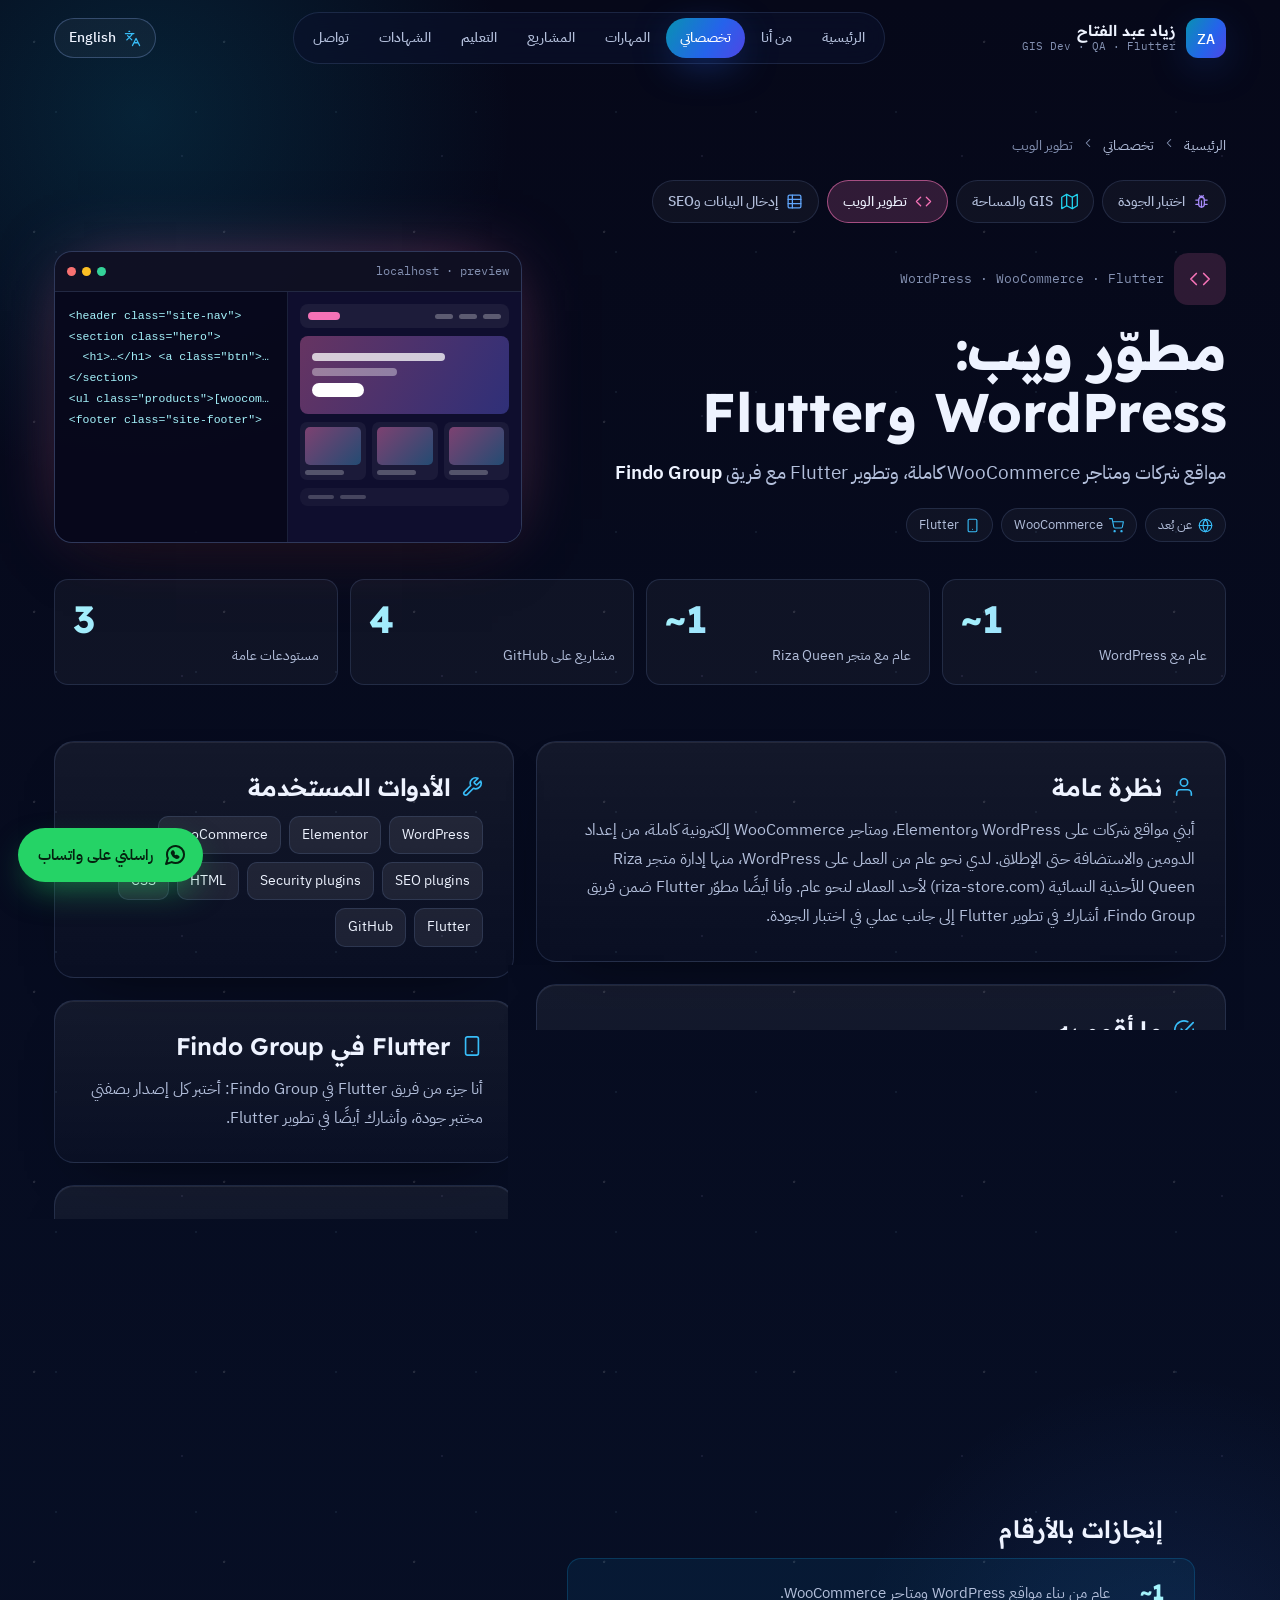
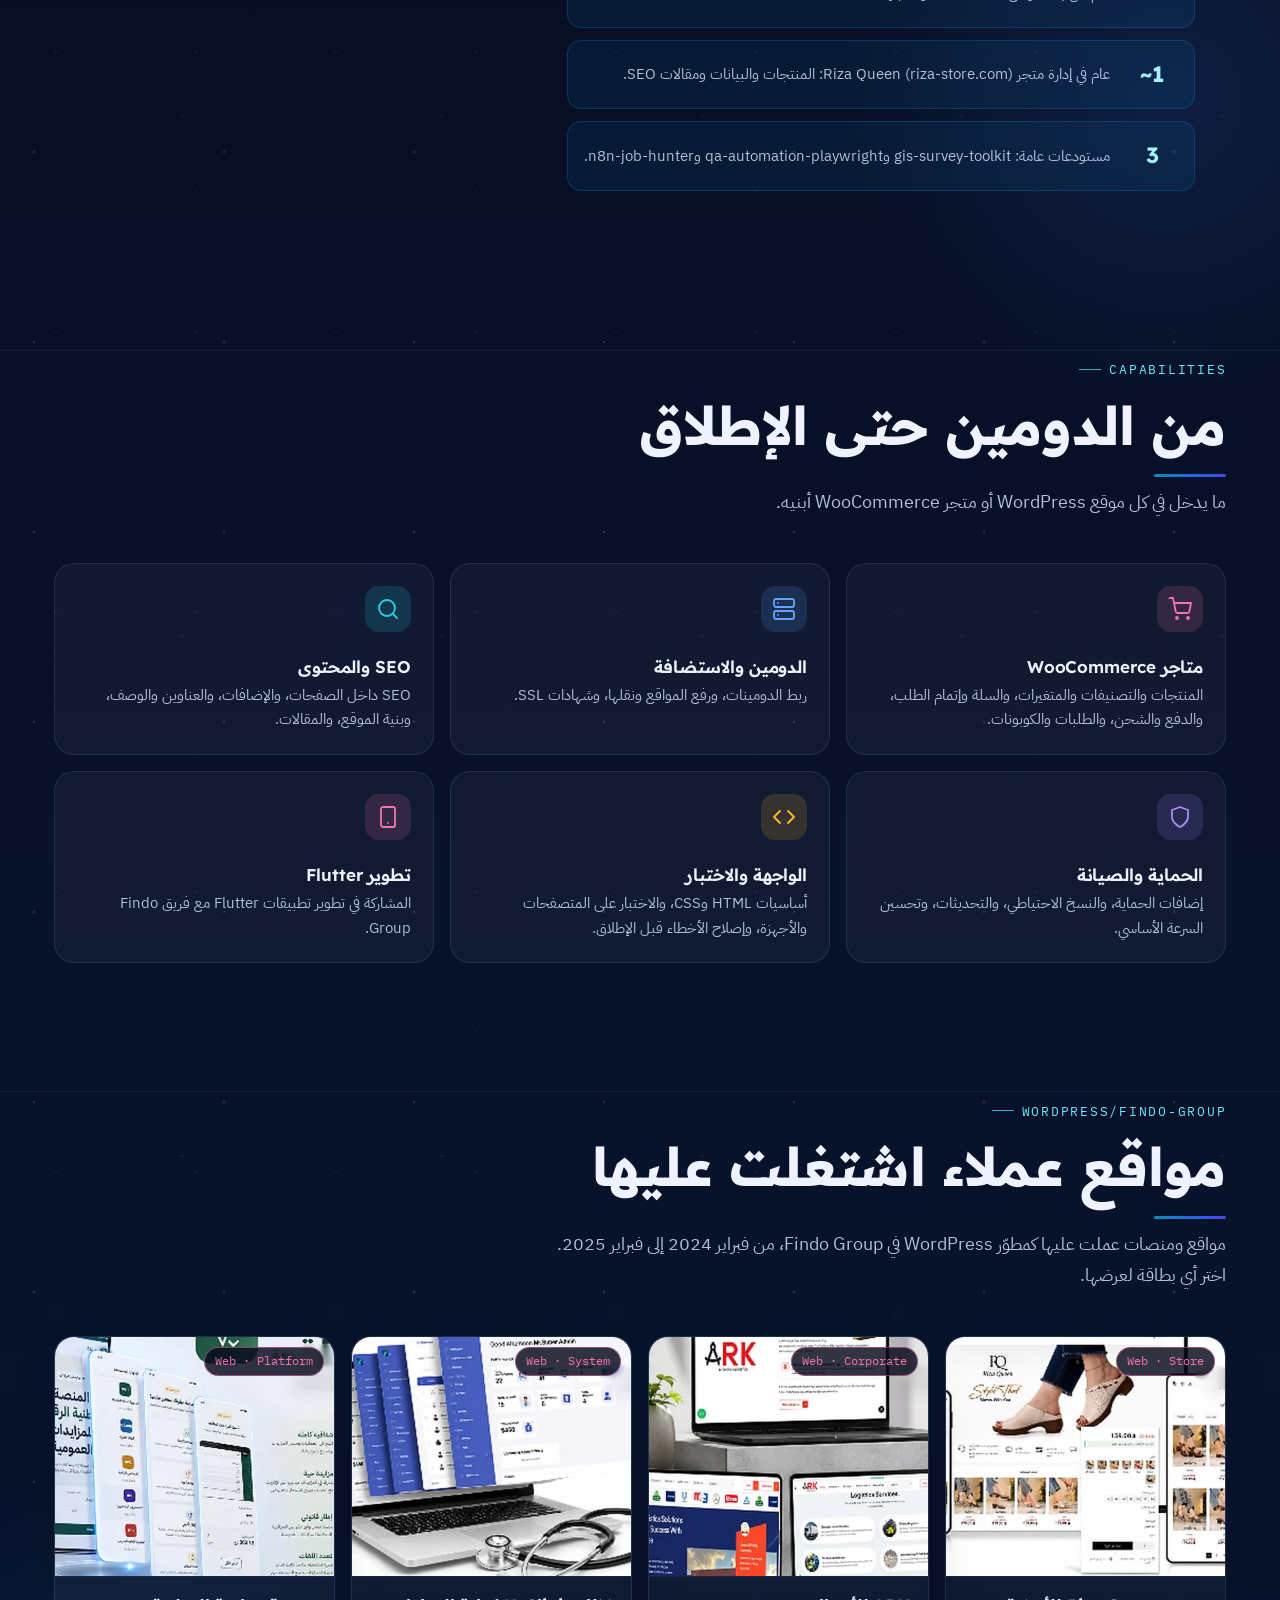
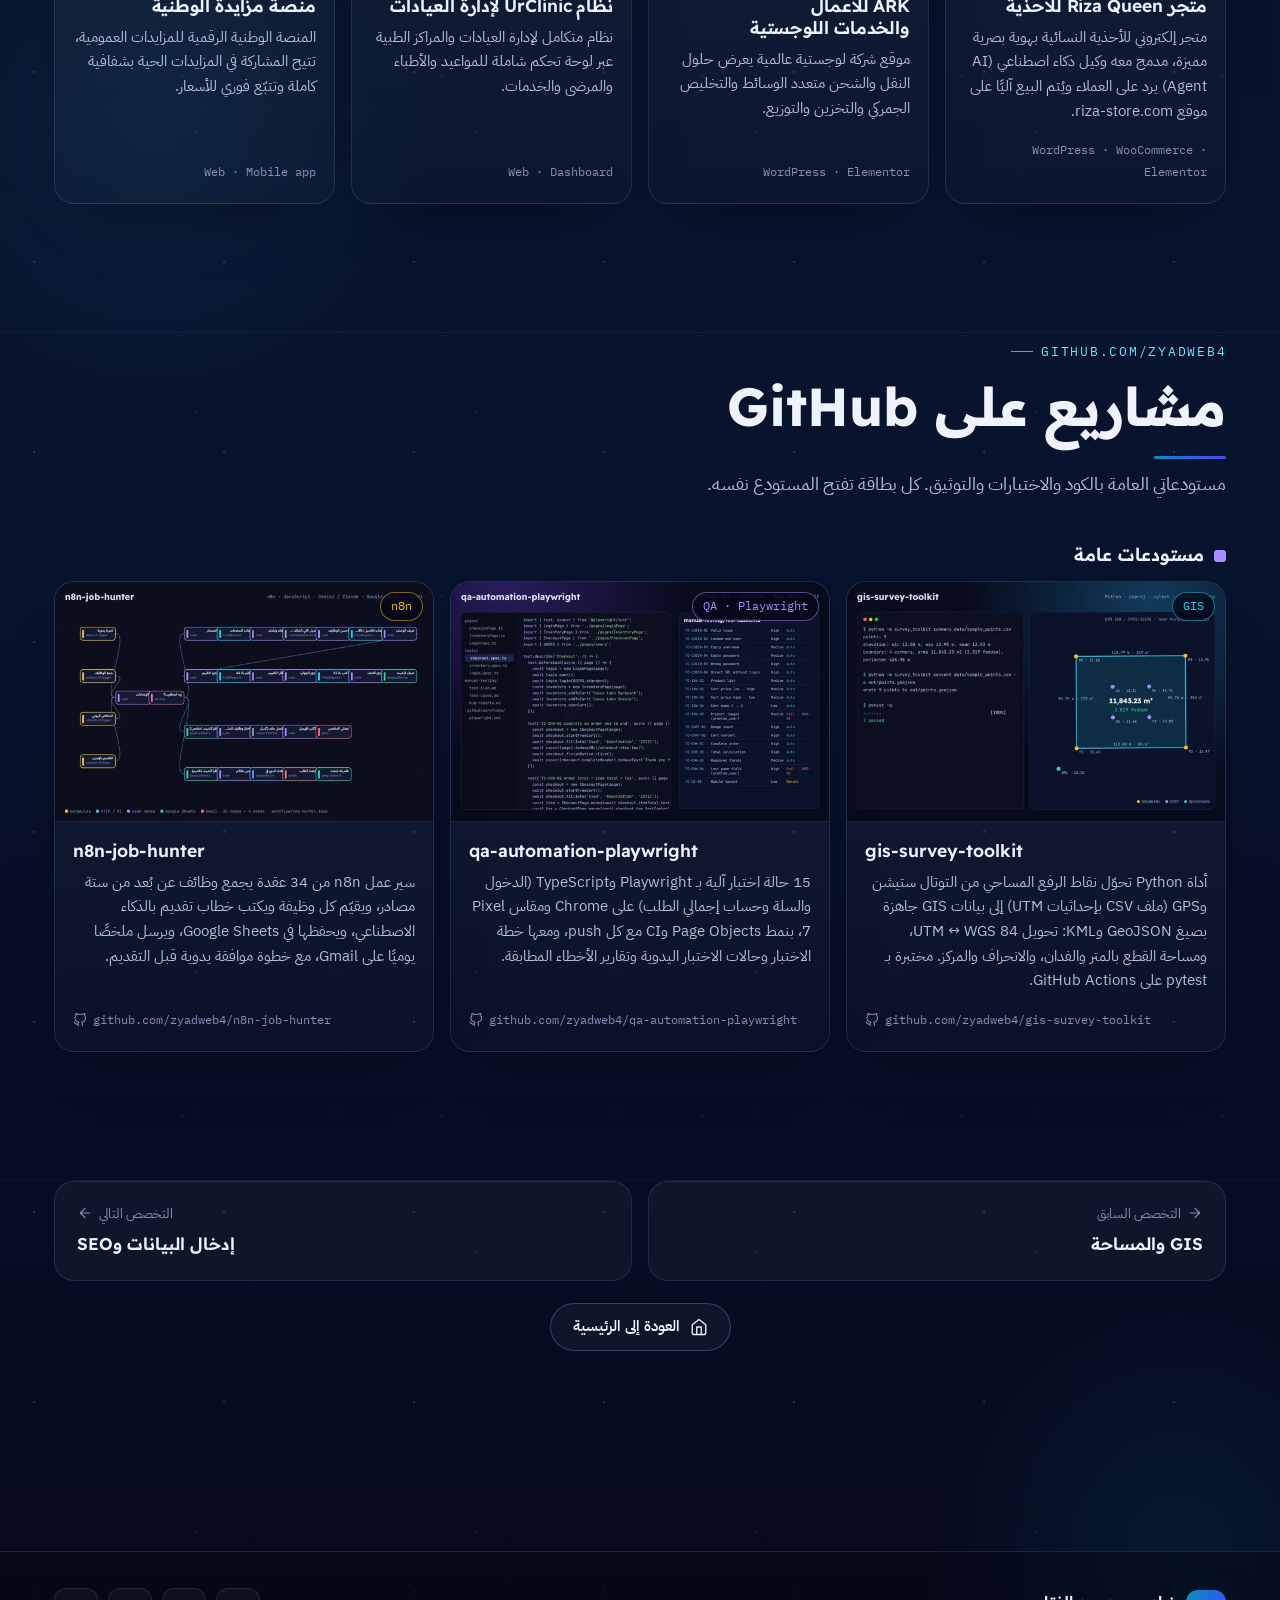
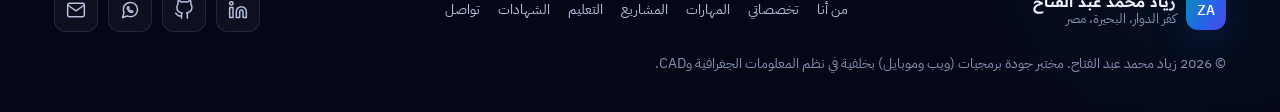
<file: tracks/web-development.html>
<!doctype html>
<html lang="ar" dir="rtl">
<head>
<meta charset="utf-8">
<meta name="viewport" content="width=device-width, initial-scale=1, viewport-fit=cover">
<title>Web Development | Zyad Mohamed Abdelfattah</title>
<meta name="claude:viewport-fit-sides" content="cover">
<meta name="description" content="زياد محمد عبد الفتاح، مطوّر WordPress وWooCommerce وFlutter: مواقع شركات ومتاجر كاملة من الدومين حتى الإطلاق." data-en-content="Zyad Mohamed Abdelfattah, WordPress, WooCommerce and Flutter developer: business sites and complete stores from domain to launch.">
<meta name="author" content="Zyad Mohamed Abdelfattah">
<meta name="theme-color" content="#060819">
<meta property="og:type" content="website">
<meta property="og:title" content="Web Development | Zyad Mohamed Abdelfattah">
<meta property="og:description" content="Zyad Mohamed Abdelfattah, WordPress, WooCommerce and Flutter developer: business sites and complete stores from domain to launch.">
<meta property="og:image" content="https://zyad-mohamed-abdelfattah.vercel.app/assets/zyad.jpg">
<meta property="og:image:width" content="900">
<meta property="og:image:height" content="900">
<meta property="og:image:alt" content="Zyad Mohamed Abdelfattah">
<meta property="og:locale" content="ar_EG">
<meta property="og:locale:alternate" content="en_US">
<meta name="twitter:card" content="summary">
<meta name="twitter:title" content="Web Development | Zyad Mohamed Abdelfattah">
<meta name="twitter:description" content="Zyad Mohamed Abdelfattah, WordPress, WooCommerce and Flutter developer: business sites and complete stores from domain to launch.">
<meta name="twitter:image" content="https://zyad-mohamed-abdelfattah.vercel.app/assets/zyad.jpg">
<link rel="icon" href="data:image/svg+xml,%3Csvg xmlns='http://www.w3.org/2000/svg' viewBox='0 0 64 64'%3E%3Cdefs%3E%3ClinearGradient id='g' x1='0' y1='0' x2='1' y2='1'%3E%3Cstop offset='0' stop-color='%238b5cf6'/%3E%3Cstop offset='1' stop-color='%233b82f6'/%3E%3C/linearGradient%3E%3C/defs%3E%3Crect width='64' height='64' rx='16' fill='url(%23g)'/%3E%3Ctext x='32' y='43' font-family='monospace' font-size='30' font-weight='700' fill='white' text-anchor='middle'%3EZ%3C/text%3E%3C/svg%3E">
<link rel="preconnect" href="https://fonts.googleapis.com"><link rel="preconnect" href="https://fonts.gstatic.com" crossorigin><link rel="stylesheet" href="https://fonts.googleapis.com/css2?family=IBM+Plex+Mono:wght@400;500&family=IBM+Plex+Sans+Arabic:wght@400;500;600;700&family=Readex+Pro:wght@400;500;600;700&display=swap">
<link rel="stylesheet" href="../css/site.css">
<script>(function(d){d.classList.add("js");try{if(!matchMedia("(prefers-reduced-motion: reduce)").matches)d.classList.add("motion");}catch(e){}try{var q=new URLSearchParams(location.search).get("lang");if(q==="en"||q==="ar")localStorage.setItem("zyad-lang",q);if(q==="en"||(!q&&localStorage.getItem("zyad-lang")==="en")){d.lang="en";d.dir="ltr";}}catch(e){}})(document.documentElement);</script>
<script src="../js/site.js" defer></script>
</head>
<body>
<svg width="0" height="0" style="position:absolute" aria-hidden="true" focusable="false"><defs>
<symbol id="i-wa" viewBox="0 0 24 24"><path d="M21 11.5a8.4 8.4 0 0 1-.9 3.8 8.5 8.5 0 0 1-7.6 4.7 8.4 8.4 0 0 1-3.8-.9L3 21l1.9-5.7a8.4 8.4 0 0 1-.9-3.8 8.5 8.5 0 0 1 4.7-7.6 8.4 8.4 0 0 1 3.8-.9h.5a8.5 8.5 0 0 1 8 8z"/><path d="M9.2 8.6c.2-.4.6-.5.9-.4l.8 1.6c.1.3 0 .6-.2.8l-.5.5c.4 1 1.3 1.9 2.3 2.4l.5-.5c.2-.2.5-.3.8-.2l1.6.8c.2.3.1.7-.3.9-.6.4-1.3.5-2 .3-2-.7-3.6-2.3-4.3-4.3-.2-.7-.1-1.4.4-1.9z"/></symbol>
<symbol id="i-mail" viewBox="0 0 24 24"><path d="M4 4h16c1.1 0 2 .9 2 2v12c0 1.1-.9 2-2 2H4c-1.1 0-2-.9-2-2V6c0-1.1.9-2 2-2z"/><path d="M22 6l-10 7L2 6"/></symbol>
<symbol id="i-li" viewBox="0 0 24 24"><path d="M16 8a6 6 0 0 1 6 6v7h-4v-7a2 2 0 0 0-4 0v7h-4v-7a6 6 0 0 1 6-6z"/><rect x="2" y="9" width="4" height="12"/><circle cx="4" cy="4" r="2"/></symbol>
<symbol id="i-gh" viewBox="0 0 24 24"><path d="M9 19c-5 1.5-5-2.5-7-3m14 6v-3.9a3.4 3.4 0 0 0-.9-2.6c3.1-.4 6.4-1.5 6.4-7A5.4 5.4 0 0 0 20 4.8 5.1 5.1 0 0 0 19.9 1S18.7.6 16 2.5a13.4 13.4 0 0 0-7 0C6.3.6 5.1 1 5.1 1A5.1 5.1 0 0 0 5 4.8a5.4 5.4 0 0 0-1.5 3.8c0 5.4 3.3 6.6 6.4 7A3.4 3.4 0 0 0 9 18.1V22"/></symbol>
<symbol id="i-arrow" viewBox="0 0 24 24"><path d="M5 12h14M12 5l7 7-7 7"/></symbol>
<symbol id="i-chev-r" viewBox="0 0 24 24"><path d="M9 18l6-6-6-6"/></symbol>
<symbol id="i-chev-l" viewBox="0 0 24 24"><path d="M15 18l-6-6 6-6"/></symbol>
<symbol id="i-download" viewBox="0 0 24 24"><path d="M21 15v4a2 2 0 0 1-2 2H5a2 2 0 0 1-2-2v-4"/><path d="M7 10l5 5 5-5M12 15V3"/></symbol>
<symbol id="i-pin" viewBox="0 0 24 24"><path d="M21 10c0 7-9 13-9 13s-9-6-9-13a9 9 0 0 1 18 0z"/><circle cx="12" cy="10" r="3"/></symbol>
<symbol id="i-check" viewBox="0 0 24 24"><path d="M22 11.1V12a10 10 0 1 1-5.9-9.1"/><path d="M22 4L12 14l-3-3"/></symbol>
<symbol id="i-copy" viewBox="0 0 24 24"><rect x="9" y="9" width="13" height="13" rx="2"/><path d="M5 15H4a2 2 0 0 1-2-2V4a2 2 0 0 1 2-2h9a2 2 0 0 1 2 2v1"/></symbol>
<symbol id="i-layers" viewBox="0 0 24 24"><path d="M12 2L2 7l10 5 10-5-10-5zM2 17l10 5 10-5M2 12l10 5 10-5"/></symbol>
<symbol id="i-db" viewBox="0 0 24 24"><ellipse cx="12" cy="5" rx="9" ry="3"/><path d="M21 12c0 1.7-4 3-9 3s-9-1.3-9-3"/><path d="M3 5v14c0 1.7 4 3 9 3s9-1.3 9-3V5"/></symbol>
<symbol id="i-award" viewBox="0 0 24 24"><circle cx="12" cy="8" r="7"/><path d="M8.2 13.9L7 23l5-3 5 3-1.2-9.1"/></symbol>
<symbol id="i-brief" viewBox="0 0 24 24"><rect x="2" y="7" width="20" height="14" rx="2"/><path d="M16 21V5a2 2 0 0 0-2-2h-4a2 2 0 0 0-2 2v16"/></symbol>
<symbol id="i-grad" viewBox="0 0 24 24"><path d="M22 9L12 4 2 9l10 5 10-5z"/><path d="M6 11.2V16c3 2.7 9 2.7 12 0v-4.8M22 9v6"/></symbol>
<symbol id="i-globe" viewBox="0 0 24 24"><circle cx="12" cy="12" r="10"/><path d="M2 12h20M12 2a15.3 15.3 0 0 1 4 10 15.3 15.3 0 0 1-4 10 15.3 15.3 0 0 1-4-10 15.3 15.3 0 0 1 4-10z"/></symbol>
<symbol id="i-search" viewBox="0 0 24 24"><circle cx="11" cy="11" r="8"/><path d="M21 21l-4.3-4.3"/></symbol>
<symbol id="i-file" viewBox="0 0 24 24"><path d="M14 2H6a2 2 0 0 0-2 2v16a2 2 0 0 0 2 2h12a2 2 0 0 0 2-2V8z"/><path d="M14 2v6h6M16 13H8M16 17H8"/></symbol>
<symbol id="i-menu" viewBox="0 0 24 24"><path d="M3 6h18M3 12h18M3 18h18"/></symbol>
<symbol id="i-x" viewBox="0 0 24 24"><path d="M18 6L6 18M6 6l12 12"/></symbol>
<symbol id="i-bug" viewBox="0 0 24 24"><rect x="8" y="6" width="8" height="14" rx="4"/><path d="M12 6V4M9.5 3.5l1 2M14.5 3.5l-1 2M4 10h4M16 10h4M4 16h4M16 16h4M12 11v9"/></symbol>
<symbol id="i-clock" viewBox="0 0 24 24"><circle cx="12" cy="12" r="10"/><path d="M12 6v6l4 2"/></symbol>
<symbol id="i-send" viewBox="0 0 24 24"><path d="M22 2L11 13M22 2l-7 20-4-9-9-4 20-7z"/></symbol>
<symbol id="i-home" viewBox="0 0 24 24"><path d="M3 9l9-7 9 7v11a2 2 0 0 1-2 2H5a2 2 0 0 1-2-2z"/><path d="M9 22V12h6v10"/></symbol>
<symbol id="i-bag" viewBox="0 0 24 24"><path d="M6 2L3 6v14a2 2 0 0 0 2 2h14a2 2 0 0 0 2-2V6l-3-4zM3 6h18"/><path d="M16 10a4 4 0 0 1-8 0"/></symbol>
<symbol id="i-pen" viewBox="0 0 24 24"><path d="M12 20h9"/><path d="M16.5 3.5a2.1 2.1 0 0 1 3 3L7 19l-4 1 1-4z"/></symbol>
<symbol id="i-table" viewBox="0 0 24 24"><rect x="3" y="3" width="18" height="18" rx="2"/><path d="M3 9h18M3 15h18M9 3v18"/></symbol>
<symbol id="i-filter" viewBox="0 0 24 24"><path d="M22 3H2l8 9.5V19l4 2v-8.5z"/></symbol>
<symbol id="i-chart" viewBox="0 0 24 24"><path d="M12 20V10M18 20V4M6 20v-4"/></symbol>
<symbol id="i-phone" viewBox="0 0 24 24"><rect x="5" y="2" width="14" height="20" rx="2"/><path d="M12 18h.01"/></symbol>
<symbol id="i-spark" viewBox="0 0 24 24"><path d="M12 3l1.8 5.2L19 10l-5.2 1.8L12 17l-1.8-5.2L5 10l5.2-1.8z"/><path d="M19 15l.8 2.2L22 18l-2.2.8L19 21l-.8-2.2L16 18l2.2-.8z"/></symbol>
<symbol id="i-compass" viewBox="0 0 24 24"><circle cx="12" cy="12" r="10"/><path d="M16.2 7.8l-2.1 6.3-6.3 2.1 2.1-6.3z"/></symbol>
<symbol id="i-map" viewBox="0 0 24 24"><path d="M1 6v16l7-4 8 4 7-4V2l-7 4-8-4z"/><path d="M8 2v16M16 6v16"/></symbol>
<symbol id="i-cpu" viewBox="0 0 24 24"><rect x="4" y="4" width="16" height="16" rx="2"/><rect x="9" y="9" width="6" height="6"/><path d="M9 1v3M15 1v3M9 20v3M15 20v3M20 9h3M20 14h3M1 9h3M1 14h3"/></symbol>
<symbol id="i-box" viewBox="0 0 24 24"><path d="M21 16V8a2 2 0 0 0-1-1.7l-7-4a2 2 0 0 0-2 0l-7 4A2 2 0 0 0 3 8v8a2 2 0 0 0 1 1.7l7 4a2 2 0 0 0 2 0l7-4a2 2 0 0 0 1-1.7z"/><path d="M3.3 7L12 12l8.7-5M12 22V12"/></symbol>
<symbol id="i-ruler" viewBox="0 0 24 24"><path d="M21.3 15.3L8.7 2.7a1 1 0 0 0-1.4 0L2.7 7.3a1 1 0 0 0 0 1.4l12.6 12.6a1 1 0 0 0 1.4 0l4.6-4.6a1 1 0 0 0 0-1.4z"/><path d="M7.5 10.5l2-2M10.5 13.5l2-2M13.5 16.5l2-2"/></symbol>
<symbol id="i-lang" viewBox="0 0 24 24"><path d="M5 8l6 6M4 14l6-6 2-3M2 5h12M7 2h1M22 22l-5-10-5 10M14 18h6"/></symbol>
<symbol id="i-user" viewBox="0 0 24 24"><path d="M20 21v-2a4 4 0 0 0-4-4H8a4 4 0 0 0-4 4v2"/><circle cx="12" cy="7" r="4"/></symbol>
<symbol id="i-code" viewBox="0 0 24 24"><path d="M16 18l6-6-6-6M8 6l-6 6 6 6"/></symbol>
<symbol id="i-ext" viewBox="0 0 24 24"><path d="M18 13v6a2 2 0 0 1-2 2H5a2 2 0 0 1-2-2V8a2 2 0 0 1 2-2h6M15 3h6v6M10 14L21 3"/></symbol>
<symbol id="i-shield" viewBox="0 0 24 24"><path d="M12 22s8-4 8-10V5l-8-3-8 3v7c0 6 8 10 8 10z"/></symbol>
<symbol id="i-server" viewBox="0 0 24 24"><rect x="2" y="2" width="20" height="8" rx="2"/><rect x="2" y="14" width="20" height="8" rx="2"/><path d="M6 6h.01M6 18h.01"/></symbol>
<symbol id="i-cart" viewBox="0 0 24 24"><circle cx="9" cy="21" r="1"/><circle cx="20" cy="21" r="1"/><path d="M1 1h4l2.7 13.4a2 2 0 0 0 2 1.6h9.7a2 2 0 0 0 2-1.6L23 6H6"/></symbol>
<symbol id="i-repo" viewBox="0 0 24 24"><path d="M4 19.5A2.5 2.5 0 0 1 6.5 17H20V2H6.5A2.5 2.5 0 0 0 4 4.5v15z"/><path d="M4 19.5A2.5 2.5 0 0 0 6.5 22H20v-5"/></symbol>
<symbol id="i-grid" viewBox="0 0 24 24"><rect x="3" y="3" width="7" height="7" rx="1.5"/><rect x="14" y="3" width="7" height="7" rx="1.5"/><rect x="3" y="14" width="7" height="7" rx="1.5"/><rect x="14" y="14" width="7" height="7" rx="1.5"/></symbol>
<symbol id="i-tool" viewBox="0 0 24 24"><path d="M14.7 6.3a1 1 0 0 0 0 1.4l1.6 1.6a1 1 0 0 0 1.4 0l3.8-3.8a6 6 0 0 1-7.9 7.9l-6.9 6.9a2.1 2.1 0 0 1-3-3l6.9-6.9a6 6 0 0 1 7.9-7.9z"/></symbol>
</defs></svg>
<a class="skip" href="#main" data-en="Skip to content">انتقل إلى المحتوى</a>
<div class="scroll-progress" aria-hidden="true"><i id="scroll-progress"></i></div>
<div class="cursor-glow" id="cursor-glow" aria-hidden="true"></div>
<div class="sky" aria-hidden="true">
  <div class="blob b1"></div><div class="blob b2"></div><div class="blob b3"></div><div class="blob b4"></div>
  <span class="glyph" style="top:3%;left:6%">{ }</span>
  <span class="glyph" style="top:9%;left:88%">&lt;/&gt;</span>
  <span class="glyph" style="top:17%;left:3%">expect(bug).toBeFixed()</span>
  <span class="glyph" style="top:26%;left:80%">=&gt;</span>
  <span class="glyph" style="top:35%;left:12%">[ ]</span>
  <span class="glyph" style="top:44%;left:64%">assert</span>
  <span class="glyph" style="top:2%;left:52%">UTM 36N</span>
  <span class="glyph" style="top:56%;left:30%">// TODO: retest</span>
  <span class="glyph" style="top:66%;left:86%">;</span>
  <span class="glyph" style="top:74%;left:5%">git push</span>
  <span class="glyph" style="top:83%;left:72%">{ }</span>
  <span class="glyph" style="top:93%;left:40%">return true;</span>
</div>
<header class="topbar">
  <div class="wrap topbar-in">
    <a class="brand" href="../index.html" aria-label="Zyad Mohamed Abdelfattah" data-en-aria-label="Zyad Mohamed Abdelfattah">
      <span class="brand-mark" aria-hidden="true">ZA</span>
      <span class="brand-txt"><b data-en="Zyad Abdelfattah">زياد عبد الفتاح</b><small>GIS Dev · QA · Flutter</small></span>
    </a>
    <nav class="nav" id="site-nav" aria-label="الأقسام" data-en-aria-label="Sections">
      <ul class="nav-pill">
        <li><a href="../index.html#home" data-en="Home">الرئيسية</a></li><li><a href="../index.html#about" data-en="About">من أنا</a></li><li><a href="../index.html#tracks" class="is-active" aria-current="page" data-en="Tracks">تخصصاتي</a></li><li><a href="../index.html#skills" data-en="Skills">المهارات</a></li><li><a href="../index.html#projects" data-en="Projects">المشاريع</a></li><li><a href="../index.html#education" data-en="Education">التعليم</a></li><li><a href="../index.html#certificates" data-en="Certificates">الشهادات</a></li><li><a href="../index.html#contact" data-en="Contact">تواصل</a></li>
      </ul>
    </nav>
    <div class="top-actions">
      <button class="lang-btn" id="lang-toggle" type="button" lang="en" aria-label="Switch to English"><svg class="ic " aria-hidden="true"><use href="#i-lang"></use></svg><span class="lang-label">English</span></button>
      <button class="menu-btn" type="button" aria-controls="site-nav" aria-expanded="false" aria-label="القائمة" data-en-aria-label="Menu"><svg class="ic ic-open" aria-hidden="true"><use href="#i-menu"></use></svg><svg class="ic ic-close" aria-hidden="true"><use href="#i-x"></use></svg></button>
    </div>
  </div>
</header>
<main id="main">
<section class="job-hero" aria-labelledby="job-h">
  <div class="wrap">
    <nav aria-label="مسار التنقل" data-en-aria-label="Breadcrumb"><ol class="crumbs">
      <li><a href="../index.html" data-en="Home">الرئيسية</a></li><li aria-hidden="true"><svg class="ic flip" aria-hidden="true"><use href="#i-chev-r"></use></svg></li>
      <li><a href="../index.html#tracks" data-en="Tracks">تخصصاتي</a></li><li aria-hidden="true"><svg class="ic flip" aria-hidden="true"><use href="#i-chev-r"></use></svg></li>
      <li aria-current="page" data-en="Web Development">تطوير الويب</li>
    </ol></nav>
    <nav class="track-tabs" aria-label="التخصصات" data-en-aria-label="Tracks"><a class="ttab k-qa" href="qa-testing.html"><svg class="ic " aria-hidden="true"><use href="#i-bug"></use></svg><span data-en="QA Testing">اختبار الجودة</span></a><a class="ttab k-gis" href="gis-surveying.html"><svg class="ic " aria-hidden="true"><use href="#i-map"></use></svg><span data-en="GIS &amp; Surveying">GIS والمساحة</span></a><a class="ttab k-web" href="web-development.html" aria-current="page"><svg class="ic " aria-hidden="true"><use href="#i-code"></use></svg><span data-en="Web Development">تطوير الويب</span></a><a class="ttab k-data" href="data-entry-seo.html"><svg class="ic " aria-hidden="true"><use href="#i-table"></use></svg><span data-en="Data Entry &amp; SEO">إدخال البيانات وSEO</span></a></nav>
    <div class="job-head">
      <div class="k-web">
        <div class="job-kicker"><span class="exp-ico"><svg class="ic " aria-hidden="true"><use href="#i-code"></use></svg></span><span class="when">WordPress · WooCommerce · Flutter</span></div>
        <h1 id="job-h" class="rise" data-en="Web Developer: WordPress &amp; Flutter">مطوّر ويب: WordPress وFlutter</h1>
        <p class="job-sub rise d1" data-en-html="Business sites and complete WooCommerce stores, plus Flutter development on &lt;strong&gt;Findo Group&lt;/strong&gt;&#x27;s team">مواقع شركات ومتاجر WooCommerce كاملة، وتطوير Flutter مع فريق <strong>Findo Group</strong></p>
        <div class="job-meta rise d2"><span class="chip"><svg class="ic " aria-hidden="true"><use href="#i-globe"></use></svg><span data-en="Remote">عن بُعد</span></span><span class="chip"><svg class="ic " aria-hidden="true"><use href="#i-cart"></use></svg><span>WooCommerce</span></span><span class="chip"><svg class="ic " aria-hidden="true"><use href="#i-phone"></use></svg><span>Flutter</span></span></div>
      </div>
      <div class="sig-wrap rise d2 k-web"><figure class="sig sig-web" data-sig="web" dir="ltr" role="img" aria-label="Illustration: code typing, then a page layout rendering">
  <div class="sig-bar"><i></i><i></i><i></i><span class="url">localhost · preview</span></div>
  <div class="web-split">
    <pre class="web-code"><code><span class="wl" data-step="0">&lt;header class=&quot;site-nav&quot;&gt;</span><span class="wl" data-step="1">&lt;section class=&quot;hero&quot;&gt;</span><span class="wl" data-step="1">  &lt;h1&gt;…&lt;/h1&gt; &lt;a class=&quot;btn&quot;&gt;…&lt;/a&gt;</span><span class="wl" data-step="1">&lt;/section&gt;</span><span class="wl" data-step="2">&lt;ul class=&quot;products&quot;&gt;[woocommerce]&lt;/ul&gt;</span><span class="wl" data-step="3">&lt;footer class=&quot;site-footer&quot;&gt;</span></code></pre>
    <div class="web-render">
      <div class="wr wr-nav" data-step="0"><b></b><i></i><i></i><i></i></div>
      <div class="wr wr-hero" data-step="1"><i></i><i></i><b></b></div>
      <div class="wr wr-grid" data-step="2"><span><i></i><em></em></span><span><i></i><em></em></span><span><i></i><em></em></span></div>
      <div class="wr wr-foot" data-step="3"><i></i><i></i></div>
    </div>
  </div>
</figure></div>
    </div>
    <div class="kpis kpis-4" data-reveal-group="up" role="group" aria-label="أرقام" data-en-aria-label="Key numbers"><div class="kpi"><b data-count="~1">~1</b><span data-en="year with WordPress">عام مع WordPress</span></div><div class="kpi"><b data-count="~1">~1</b><span data-en="year on the Riza Queen store">عام مع متجر Riza Queen</span></div><div class="kpi"><b data-count="4">4</b><span data-en="projects on GitHub">مشاريع على GitHub</span></div><div class="kpi"><b data-count="3">3</b><span data-en="public repos">مستودعات عامة</span></div></div>
  </div>
</section>
<section class="section" style="padding-top:0" aria-label="التفاصيل" data-en-aria-label="Details">
  <div class="wrap">
    <div class="job-body">
      <div class="job-main"><section class="panel" data-reveal="up"><h2><svg class="ic " aria-hidden="true"><use href="#i-user"></use></svg><span data-en="Overview">نظرة عامة</span></h2><p data-en="I build business websites with WordPress and Elementor, and complete WooCommerce online stores, from domain and hosting setup to launch. I have about a year of WordPress work, including running the Riza Queen women's shoe store (riza-store.com) for a client for about a year. I am also a Flutter developer on Findo Group's team, contributing to Flutter development alongside my QA work.">أبني مواقع شركات على WordPress وElementor، ومتاجر WooCommerce إلكترونية كاملة، من إعداد الدومين والاستضافة حتى الإطلاق. لدي نحو عام من العمل على WordPress، منها إدارة متجر Riza Queen للأحذية النسائية (riza-store.com) لأحد العملاء لنحو عام. وأنا أيضًا مطوّر Flutter ضمن فريق Findo Group، أشارك في تطوير Flutter إلى جانب عملي في اختبار الجودة.</p></section><section class="panel" data-reveal="up"><h2><svg class="ic " aria-hidden="true"><use href="#i-check"></use></svg><span data-en="What I do">ما أقوم به</span></h2><ul class="ticks"><li><svg class="ic " aria-hidden="true"><use href="#i-check"></use></svg><span data-en="Build business websites with Elementor and complete WooCommerce stores, from domain and hosting to launch.">بناء مواقع شركات بـ Elementor ومتاجر WooCommerce كاملة، من الدومين والاستضافة حتى الإطلاق.</span></li><li><svg class="ic " aria-hidden="true"><use href="#i-check"></use></svg><span data-en="Set up products, categories, variations, cart and checkout, payment and shipping settings, orders and coupons.">إعداد المنتجات والتصنيفات والمتغيرات، وسلة الشراء وإتمام الطلب، وإعدادات الدفع والشحن، والطلبات والكوبونات.</span></li><li><svg class="ic " aria-hidden="true"><use href="#i-check"></use></svg><span data-en="Connect domains, upload and migrate sites, and set up SSL.">ربط الدومينات، ورفع المواقع ونقلها، وتفعيل شهادات SSL.</span></li><li><svg class="ic " aria-hidden="true"><use href="#i-check"></use></svg><span data-en="On-page SEO, SEO plugins, titles and meta descriptions, site structure, and writing and publishing articles.">تحسين SEO داخل الصفحات، وإضافات SEO، والعناوين والوصف، وبنية الموقع، وكتابة المقالات ونشرها.</span></li><li><svg class="ic " aria-hidden="true"><use href="#i-check"></use></svg><span data-en="Security plugins, backups, updates and basic speed optimization.">إضافات الحماية، والنسخ الاحتياطي، والتحديثات، وتحسين السرعة الأساسي.</span></li><li><svg class="ic " aria-hidden="true"><use href="#i-check"></use></svg><span data-en="HTML and CSS basics, cross-browser and device testing, and bug fixing before launch.">أساسيات HTML وCSS، واختبار الموقع على المتصفحات والأجهزة المختلفة، وإصلاح الأخطاء قبل الإطلاق.</span></li><li><svg class="ic " aria-hidden="true"><use href="#i-check"></use></svg><span data-en="Contribute to Flutter development on Findo Group&#x27;s team alongside QA.">المشاركة في تطوير تطبيقات Flutter مع فريق Findo Group إلى جانب اختبار الجودة.</span></li></ul></section><section class="panel" data-reveal="up"><h2><svg class="ic " aria-hidden="true"><use href="#i-award"></use></svg><span data-en="Achievements in numbers">إنجازات بالأرقام</span></h2><ul class="wins"><li><b>~1</b><span data-en="year building WordPress sites and WooCommerce stores.">عام من بناء مواقع WordPress ومتاجر WooCommerce.</span></li><li><b>~1</b><span data-en="year running the Riza Queen store (riza-store.com): listings, data entry and SEO articles.">عام في إدارة متجر Riza Queen (riza-store.com): المنتجات والبيانات ومقالات SEO.</span></li><li><b>3</b><span data-en="public repositories: gis-survey-toolkit, qa-automation-playwright and n8n-job-hunter.">مستودعات عامة: gis-survey-toolkit وqa-automation-playwright وn8n-job-hunter.</span></li></ul></section></div>
      <aside class="job-side"><section class="panel" data-reveal="up"><h2><svg class="ic " aria-hidden="true"><use href="#i-tool"></use></svg><span data-en="Tools used">الأدوات المستخدمة</span></h2><div class="toolchips"><span>WordPress</span><span>Elementor</span><span>WooCommerce</span><span>SEO plugins</span><span>Security plugins</span><span>HTML</span><span>CSS</span><span>Flutter</span><span>GitHub</span></div></section><section class="panel" data-reveal="up"><h2><svg class="ic " aria-hidden="true"><use href="#i-phone"></use></svg><span data-en="Flutter at Findo Group">Flutter في Findo Group</span></h2><p data-en="I am part of Findo Group's Flutter team: I test every build as a QA tester and also contribute to Flutter development.">أنا جزء من فريق Flutter في Findo Group: أختبر كل إصدار بصفتي مختبر جودة، وأشارك أيضًا في تطوير Flutter.</p></section><section class="panel" data-reveal="up"><h2><svg class="ic " aria-hidden="true"><use href="#i-gh"></use></svg><span data-en="GitHub">GitHub</span></h2><p style="margin-bottom:12px" data-en="Projects and public repositories are on my profile.">المشاريع والمستودعات العامة موجودة في ملفي.</p><a class="btn btn-ghost" style="width:100%" href="https://github.com/zyadweb4" target="_blank" rel="noopener"><svg class="ic " aria-hidden="true"><use href="#i-gh"></use></svg><span class="ltr">github.com/zyadweb4</span></a></section></aside>
    </div>
  </div>
</section>
<section class="section" style="padding-top:0" aria-labelledby="cap-h">
  <div class="wrap">
    <div class="sec-head"><div><p class="eyebrow">capabilities</p><h2 class="h2" data-reveal="heading" id="cap-h" data-en="From domain to launch">من الدومين حتى الإطلاق</h2><p class="lede" data-en="What goes into a WordPress site or WooCommerce store I build.">ما يدخل في كل موقع WordPress أو متجر WooCommerce أبنيه.</p></div></div>
    <div class="blocks" data-reveal-group="up"><article class="block k-web" data-tilt><svg class="ic " aria-hidden="true"><use href="#i-cart"></use></svg><h3 data-en="WooCommerce stores">متاجر WooCommerce</h3><p data-en="Products, categories, variations, cart and checkout, payment and shipping, orders and coupons.">المنتجات والتصنيفات والمتغيرات، والسلة وإتمام الطلب، والدفع والشحن، والطلبات والكوبونات.</p></article><article class="block k-data" data-tilt><svg class="ic " aria-hidden="true"><use href="#i-server"></use></svg><h3 data-en="Domains and hosting">الدومين والاستضافة</h3><p data-en="Connecting domains, uploading and migrating sites, SSL.">ربط الدومينات، ورفع المواقع ونقلها، وشهادات SSL.</p></article><article class="block k-gis" data-tilt><svg class="ic " aria-hidden="true"><use href="#i-search"></use></svg><h3 data-en="SEO and content">SEO والمحتوى</h3><p data-en="On-page SEO, plugins, titles and meta, site structure, articles.">SEO داخل الصفحات، والإضافات، والعناوين والوصف، وبنية الموقع، والمقالات.</p></article><article class="block k-qa" data-tilt><svg class="ic " aria-hidden="true"><use href="#i-shield"></use></svg><h3 data-en="Security and maintenance">الحماية والصيانة</h3><p data-en="Security plugins, backups, updates, basic speed optimization.">إضافات الحماية، والنسخ الاحتياطي، والتحديثات، وتحسين السرعة الأساسي.</p></article><article class="block k-ai" data-tilt><svg class="ic " aria-hidden="true"><use href="#i-code"></use></svg><h3 data-en="Front end and testing">الواجهة والاختبار</h3><p data-en="HTML and CSS basics, cross-browser and device testing, fixing bugs before launch.">أساسيات HTML وCSS، والاختبار على المتصفحات والأجهزة، وإصلاح الأخطاء قبل الإطلاق.</p></article><article class="block k-web" data-tilt><svg class="ic " aria-hidden="true"><use href="#i-phone"></use></svg><h3 data-en="Flutter development">تطوير Flutter</h3><p data-en="Contributing to Flutter apps on Findo Group&#x27;s team.">المشاركة في تطوير تطبيقات Flutter مع فريق Findo Group.</p></article></div>
  </div>
</section>
<section class="section" style="padding-top:0" id="client-sites" aria-labelledby="cs-h">
  <div class="wrap">
    <div class="sec-head"><div><p class="eyebrow">wordpress/findo-group</p><h2 class="h2" data-reveal="heading" id="cs-h" data-en="Client sites I worked on">مواقع عملاء اشتغلت عليها</h2><p class="lede" data-en="Sites and platforms I worked on as a WordPress web developer at Findo Group, February 2024 to February 2025. Select a card to view it.">مواقع ومنصات عملت عليها كمطوّر WordPress في Findo Group، من فبراير 2024 إلى فبراير 2025. اختر أي بطاقة لعرضها.</p></div></div>
    <div class="gallery four" data-reveal-group="up"><button type="button" class="pcard k-web" data-images="../assets/img/web-rizaqueen.webp">
      <span class="media"><img src="../assets/thumb/web-rizaqueen.webp" alt="" loading="lazy" decoding="async" width="640" height="400"><span class="tag">Web · Store</span></span>
      <span class="body"><h3 data-lb-title data-en="Riza Queen shoe store">متجر Riza Queen للأحذية</h3><p data-lb-desc data-en="An online women's shoe store with a distinctive visual identity and a built-in AI agent that answers customers and completes sales automatically. riza-store.com">متجر إلكتروني للأحذية النسائية بهوية بصرية مميزة، مدمج معه وكيل ذكاء اصطناعي (AI Agent) يرد على العملاء ويُتم البيع آليًا على موقع ‎riza-store.com‎.</p><span class="tools">WordPress · WooCommerce · Elementor</span></span></button><button type="button" class="pcard k-web" data-images="../assets/img/web-ark.webp">
      <span class="media"><img src="../assets/thumb/web-ark.webp" alt="" loading="lazy" decoding="async" width="640" height="400"><span class="tag">Web · Corporate</span></span>
      <span class="body"><h3 data-lb-title data-en="ARK business &amp; logistics">ARK للأعمال والخدمات اللوجستية</h3><p data-lb-desc data-en="Website for a global logistics company presenting multimodal transport and shipping, customs clearance, warehousing and distribution.">موقع شركة لوجستية عالمية يعرض حلول النقل والشحن متعدد الوسائط والتخليص الجمركي والتخزين والتوزيع.</p><span class="tools">WordPress · Elementor</span></span></button><button type="button" class="pcard k-web" data-images="../assets/img/web-urclinic.webp">
      <span class="media"><img src="../assets/thumb/web-urclinic.webp" alt="" loading="lazy" decoding="async" width="640" height="400"><span class="tag">Web · System</span></span>
      <span class="body"><h3 data-lb-title data-en="UrClinic clinic management">نظام UrClinic لإدارة العيادات</h3><p data-lb-desc data-en="An integrated system for clinics and medical centers, with one dashboard for appointments, doctors, patients and services.">نظام متكامل لإدارة العيادات والمراكز الطبية عبر لوحة تحكم شاملة للمواعيد والأطباء والمرضى والخدمات.</p><span class="tools">Web · Dashboard</span></span></button><button type="button" class="pcard k-web" data-images="../assets/img/web-mazayada.webp">
      <span class="media"><img src="../assets/thumb/web-mazayada.webp" alt="" loading="lazy" decoding="async" width="640" height="400"><span class="tag">Web · Platform</span></span>
      <span class="body"><h3 data-lb-title data-en="Mazayada national auctions platform">منصة مزايدة الوطنية</h3><p data-lb-desc data-en="The national digital platform for public auctions: join live auctions with full transparency and real-time price tracking.">المنصة الوطنية الرقمية للمزايدات العمومية، تتيح المشاركة في المزايدات الحية بشفافية كاملة وتتبّع فوري للأسعار.</p><span class="tools">Web · Mobile app</span></span></button></div>
  </div>
</section>
<section class="section" style="padding-top:0" id="gallery" aria-labelledby="gal-h">
  <div class="wrap">
    <div class="sec-head"><div><p class="eyebrow">github.com/zyadweb4</p><h2 class="h2" data-reveal="heading" id="gal-h" data-en="Projects on GitHub">مشاريع على GitHub</h2><p class="lede" data-en="My public repositories with their code, tests and documentation. Each card opens the repository itself.">مستودعاتي العامة بالكود والاختبارات والتوثيق. كل بطاقة تفتح المستودع نفسه.</p></div></div>
    <div class="gal-group k-qa"><h3><span class="sym" aria-hidden="true"></span><span data-en="Public repositories">مستودعات عامة</span></h3><div class="gallery" data-reveal-group="up"><a class="pcard k-gis" href="https://github.com/zyadweb4/gis-survey-toolkit" target="_blank" rel="noopener">
      <span class="media"><img src="../assets/thumb/gh-gis-survey-toolkit.webp" alt="" loading="lazy" decoding="async" width="640" height="400"><span class="tag">GIS</span></span>
      <span class="body"><h3 class="ltr" style="text-align:start">gis-survey-toolkit</h3><p data-en="A Python toolkit that turns total-station and GPS survey points (UTM CSV) into GIS-ready GeoJSON and KML: UTM ↔ WGS 84, parcel area in m² and feddan, bearings and centroids. Tested with pytest on GitHub Actions.">أداة Python تحوّل نقاط الرفع المساحي من التوتال ستيشن وGPS (ملف CSV بإحداثيات UTM) إلى بيانات GIS جاهزة بصيغ GeoJSON وKML: تحويل UTM ↔ WGS 84، ومساحة القطع بالمتر والفدان، والانحراف والمركز. مختبرة بـ pytest على GitHub Actions.</p><span class="tools gh-link"><svg class="ic " aria-hidden="true"><use href="#i-gh"></use></svg> <span dir="ltr">github.com/zyadweb4/gis-survey-toolkit</span></span></span></a><a class="pcard k-qa" href="https://github.com/zyadweb4/qa-automation-playwright" target="_blank" rel="noopener">
      <span class="media"><img src="../assets/thumb/gh-qa-automation-playwright.webp" alt="" loading="lazy" decoding="async" width="640" height="400"><span class="tag">QA · Playwright</span></span>
      <span class="body"><h3 class="ltr" style="text-align:start">qa-automation-playwright</h3><p data-en="15 end-to-end test cases in Playwright + TypeScript (login, cart, checkout totals) run on desktop Chrome and a Pixel 7 size, with page objects, CI on every push, and the matching manual test plan, test cases and bug reports.">15 حالة اختبار آلية بـ Playwright وTypeScript (الدخول والسلة وحساب إجمالي الطلب) على Chrome ومقاس Pixel 7، بنمط Page Objects وCI مع كل push، ومعها خطة الاختبار وحالات الاختبار اليدوية وتقارير الأخطاء المطابقة.</p><span class="tools gh-link"><svg class="ic " aria-hidden="true"><use href="#i-gh"></use></svg> <span dir="ltr">github.com/zyadweb4/qa-automation-playwright</span></span></span></a><a class="pcard k-ai" href="https://github.com/zyadweb4/n8n-job-hunter" target="_blank" rel="noopener">
      <span class="media"><img src="../assets/thumb/gh-n8n-job-hunter.webp" alt="" loading="lazy" decoding="async" width="640" height="400"><span class="tag">n8n</span></span>
      <span class="body"><h3 class="ltr" style="text-align:start">n8n-job-hunter</h3><p data-en="A 34-node n8n workflow that collects remote jobs from six sources, has AI score each one and draft a cover letter, saves them to Google Sheets, and sends a daily Gmail digest, with a human approval step before applying.">سير عمل n8n من 34 عقدة يجمع وظائف عن بُعد من ستة مصادر، ويقيّم كل وظيفة ويكتب خطاب تقديم بالذكاء الاصطناعي، ويحفظها في Google Sheets، ويرسل ملخصًا يوميًا على Gmail، مع خطوة موافقة يدوية قبل التقديم.</p><span class="tools gh-link"><svg class="ic " aria-hidden="true"><use href="#i-gh"></use></svg> <span dir="ltr">github.com/zyadweb4/n8n-job-hunter</span></span></span></a></div></div>
  </div>
</section>
<section class="section" style="padding-top:0" aria-label="التخصصات الأخرى" data-en-aria-label="Other tracks">
  <div class="wrap">
    <div class="pager" data-reveal-group="up">
      <a class="prev k-gis" href="gis-surveying.html"><small><svg class="ic flip" style="rotate:180deg" aria-hidden="true"><use href="#i-arrow"></use></svg><span data-en="Previous track">التخصص السابق</span></small><b data-en="GIS &amp; Surveying">GIS والمساحة</b></a>
      <a class="next k-data" href="data-entry-seo.html"><small><span data-en="Next track">التخصص التالي</span><svg class="ic flip" aria-hidden="true"><use href="#i-arrow"></use></svg></small><b data-en="Data Entry &amp; SEO">إدخال البيانات وSEO</b></a>
    </div>
    <div class="back-home"><a class="btn btn-ghost" href="../index.html"><svg class="ic " aria-hidden="true"><use href="#i-home"></use></svg><span data-en="Back to home">العودة إلى الرئيسية</span></a></div>
  </div>
</section>
</main>
<footer class="footer">
  <div class="wrap foot-grid">
    <a class="brand" href="../index.html#home" aria-label="Zyad Mohamed Abdelfattah">
      <span class="brand-mark" aria-hidden="true">ZA</span>
      <span class="brand-txt"><b data-en="Zyad Mohamed Abdelfattah">زياد محمد عبد الفتاح</b><small class="foot-loc" data-en="Kafr El Dawar, Beheira, Egypt">كفر الدوار، البحيرة، مصر</small></span>
    </a>
    <ul class="foot-links"><li><a href="../index.html#about" data-en="About">من أنا</a></li><li><a href="../index.html#tracks" data-en="Tracks">تخصصاتي</a></li><li><a href="../index.html#skills" data-en="Skills">المهارات</a></li><li><a href="../index.html#projects" data-en="Projects">المشاريع</a></li><li><a href="../index.html#education" data-en="Education">التعليم</a></li><li><a href="../index.html#certificates" data-en="Certificates">الشهادات</a></li><li><a href="../index.html#contact" data-en="Contact">تواصل</a></li></ul>
    <div class="social-row" style="margin:0">
      <a class="icon-btn" href="https://www.linkedin.com/in/zyad-mohamed-abdelfattah-37b9223bb" target="_blank" rel="noopener" aria-label="LinkedIn"><svg class="ic " aria-hidden="true"><use href="#i-li"></use></svg></a>
      <a class="icon-btn" href="https://github.com/zyadweb4" target="_blank" rel="noopener" aria-label="GitHub"><svg class="ic " aria-hidden="true"><use href="#i-gh"></use></svg></a>
      <a class="icon-btn" href="https://wa.me/201025370757" target="_blank" rel="noopener" aria-label="WhatsApp"><svg class="ic " aria-hidden="true"><use href="#i-wa"></use></svg></a>
      <a class="icon-btn" href="mailto:z7887008@gmail.com" aria-label="Email"><svg class="ic " aria-hidden="true"><use href="#i-mail"></use></svg></a>
    </div>
  </div>
  <div class="wrap" style="margin-top:20px">
    <p class="foot-copy">© 2026 <span data-en="Zyad Mohamed Abdelfattah">زياد محمد عبد الفتاح</span>. <span data-en="QA Tester (Web &amp; Mobile) with a GIS and CAD background.">مختبر جودة برمجيات (ويب وموبايل) بخلفية في نظم المعلومات الجغرافية وCAD.</span></p>
  </div>
</footer>
<a class="wa-float" href="https://wa.me/201025370757" target="_blank" rel="noopener" aria-label="WhatsApp: +20 102 537 0757"><svg class="ic " aria-hidden="true"><use href="#i-wa"></use></svg><span data-en="Chat on WhatsApp">راسلني على واتساب</span></a>
<dialog class="lb" id="lightbox" aria-labelledby="lb-title">
  <div class="lb-top">
    <div><h3 id="lb-title"></h3><p id="lb-desc"></p></div>
    <span class="lb-count" id="lb-count"></span>
    <button class="lb-close" id="lb-close" type="button" aria-label="إغلاق" data-en-aria-label="Close"><svg class="ic " aria-hidden="true"><use href="#i-x"></use></svg></button>
  </div>
  <div class="lb-stage">
    <img id="lb-img" alt="">
    <button class="lb-nav lb-prev" id="lb-prev" type="button" aria-label="السابق" data-en-aria-label="Previous"><svg class="ic flip" aria-hidden="true"><use href="#i-chev-l"></use></svg></button>
    <button class="lb-nav lb-next" id="lb-next" type="button" aria-label="التالي" data-en-aria-label="Next"><svg class="ic flip" aria-hidden="true"><use href="#i-chev-r"></use></svg></button>
  </div>
</dialog>
</body>
</html>
</file>
<file: css/site.css>
/* Zyad Mohamed Abdelfattah portfolio
   Layout: deep navy-to-violet "night sky" ground, glass pill navbar, start-aligned section heads,
   one hero entrance + one carousel as the only motion. Single dark look by client choice. */
:root{
  color-scheme: dark;
  --bg:#060819;
  --bg-2:#071027;
  --bg-3:#0b1a3a;
  --ink:#eef3ff;
  --ink-2:#b3bfdb;
  --ink-3:#8491b2;
  --violet:#8b5cf6;
  --indigo:#6366f1;
  --blue:#3b82f6;
  --cyan:#38bdf8;
  --mint:#34d399;
  --wa:#25d366;
  --wa-ink:#04210f;
  --glass:rgba(255,255,255,.04);
  --glass-2:rgba(255,255,255,.075);
  --panel:rgba(9,16,40,.78);
  --line:rgba(150,182,255,.14);
  --line-2:rgba(150,182,255,.28);
  --grad:linear-gradient(120deg,#0891b2 0%,#2563eb 58%,#4f46e5 100%);
  --grad-text:linear-gradient(100deg,#a5f3fc 0%,#93c5fd 50%,#c7d2fe 100%);
  --glow:0 10px 40px -10px rgba(37,99,235,.65);
  --sev-crit:#f87171;--sev-high:#fb923c;--sev-med:#facc15;--sev-low:#4ade80;--sev-nr:#94a3b8;
  --k-qa:#a78bfa;--k-gis:#22d3ee;--k-data:#60a5fa;--k-ai:#fbbf24;--k-web:#f472b6;
  --f-display:"Readex Pro","IBM Plex Sans Arabic",system-ui,-apple-system,"Segoe UI",Tahoma,sans-serif;
  --f-body:"IBM Plex Sans Arabic","Readex Pro",system-ui,-apple-system,"Segoe UI",Tahoma,sans-serif;
  --f-mono:"IBM Plex Mono",ui-monospace,SFMono-Regular,Menlo,Consolas,monospace;
  --r-xl:28px;--r-lg:20px;--r-md:14px;--r-sm:10px;
  --wrap:1180px;
  --head-h:76px;
}

*,*::before,*::after{box-sizing:border-box}
html{scroll-behavior:smooth;-webkit-text-size-adjust:100%;background:var(--bg)}
body{
  margin:0;min-height:100vh;
  font-family:var(--f-body);font-size:16px;line-height:1.8;
  color:var(--ink);
  position:relative;isolation:isolate;
  background:linear-gradient(180deg,var(--bg) 0%,var(--bg-2) 40%,#08142f 75%,var(--bg) 100%);
  overflow-x:hidden;
  text-rendering:optimizeLegibility;-webkit-font-smoothing:antialiased;
}
html[lang="en"] body{line-height:1.65}
body::before{content:"";position:fixed;inset:0 0 auto;height:env(safe-area-inset-top,0px);z-index:60;background:var(--bg)}
img{max-width:100%;height:auto;display:block}
a{color:inherit}
button{font:inherit;color:inherit}
h1,h2,h3,h4{font-family:var(--f-display);line-height:1.25;margin:0;text-wrap:balance;letter-spacing:-.005em}
html[lang="en"] h1,html[lang="en"] h2{letter-spacing:-.02em}
p{margin:0}
ul,ol{margin:0;padding:0}
:focus-visible{outline:2px solid var(--cyan);outline-offset:3px;border-radius:8px}
.sr-only{position:absolute!important;width:1px;height:1px;padding:0;margin:-1px;overflow:hidden;clip:rect(0,0,0,0);white-space:nowrap;border:0}
.skip{position:absolute;inset-inline-start:16px;top:-80px;z-index:100;background:var(--ink);color:var(--bg);padding:10px 16px;border-radius:10px;font-weight:600;text-decoration:none}
.skip:focus{top:calc(12px + env(safe-area-inset-top,0px))}
.ltr{direction:ltr;unicode-bidi:isolate}
.mono{font-family:var(--f-mono)}
.num{font-variant-numeric:tabular-nums}
[dir="rtl"] .flip{transform:scaleX(-1)}
.ic{width:20px;height:20px;flex:none;fill:none;stroke:currentColor;stroke-width:1.8;stroke-linecap:round;stroke-linejoin:round}

/* ---------- night sky ---------- */
.sky{position:absolute;inset:0;z-index:-1;pointer-events:none;overflow:hidden}
.sky::before{content:"";position:absolute;inset:0;
  background:
    radial-gradient(circle at 18% 22%,rgba(255,255,255,.55) 0 1px,transparent 1.5px) 0 0/190px 190px,
    radial-gradient(circle at 70% 60%,rgba(200,190,255,.4) 0 1px,transparent 1.5px) 0 0/260px 260px,
    radial-gradient(circle at 40% 80%,rgba(160,220,255,.35) 0 .8px,transparent 1.3px) 0 0/140px 140px;
  opacity:.35}
.blob{position:absolute;border-radius:50%;opacity:.55}
.blob.b1{width:58vmax;height:58vmax;top:-20vmax;inset-inline-end:-18vmax;background:radial-gradient(closest-side,rgba(8,145,178,.45),rgba(8,145,178,0))}
.blob.b2{width:50vmax;height:50vmax;top:28%;inset-inline-start:-16vmax;background:radial-gradient(closest-side,rgba(59,130,246,.32),rgba(59,130,246,0))}
.blob.b4{width:40vmax;height:40vmax;bottom:-8vmax;inset-inline-start:-12vmax;background:radial-gradient(closest-side,rgba(8,145,178,.3),rgba(8,145,178,0))}
.blob.b3{width:44vmax;height:44vmax;top:62%;inset-inline-end:-10vmax;background:radial-gradient(closest-side,rgba(56,189,248,.18),rgba(56,189,248,0))}
.glyph{position:absolute;font-family:var(--f-mono);font-size:clamp(14px,1.6vw,22px);color:#a5a8ff;opacity:.08;white-space:nowrap;direction:ltr}

/* ---------- layout ---------- */
.wrap{max-width:var(--wrap);margin-inline:auto;padding-left:max(20px,env(safe-area-inset-left,0px));padding-right:max(20px,env(safe-area-inset-right,0px))}
main{display:block}
.section{padding-block:clamp(64px,9vw,112px);scroll-margin-top:calc(var(--head-h) + 8px)}
.section + .section{padding-top:clamp(24px,4vw,48px)}
.sec-head{display:flex;flex-wrap:wrap;align-items:flex-end;justify-content:space-between;gap:16px 40px;margin-bottom:clamp(28px,4vw,44px)}
.sec-head > div{min-width:0;max-width:640px}
.eyebrow{display:inline-flex;align-items:center;gap:8px;font-family:var(--f-mono);font-size:13px;letter-spacing:.06em;color:var(--cyan);margin-bottom:10px;direction:ltr}
.eyebrow::before{content:"";width:22px;height:1px;background:currentColor;opacity:.7}
.h2{font-size:clamp(1.75rem,1.2rem + 2.2vw,2.75rem);font-weight:600}
.lede{color:var(--ink-2);font-size:clamp(1rem,.95rem + .25vw,1.1rem);max-width:62ch}
.sec-head .lede{margin-top:10px}
.grad-text{background:var(--grad-text);-webkit-background-clip:text;background-clip:text;color:transparent}

/* ---------- top bar ---------- */
.topbar{position:sticky;top:env(safe-area-inset-top,0px);z-index:50;padding-block:12px;transition:background .25s,border-color .25s;border-bottom:1px solid transparent}
.topbar.scrolled{background:rgba(7,8,26,.72);-webkit-backdrop-filter:blur(14px);backdrop-filter:blur(14px);border-bottom-color:var(--line)}
.topbar-in{display:flex;align-items:center;justify-content:space-between;gap:16px;min-height:52px;position:relative}
.brand{display:flex;align-items:center;gap:10px;text-decoration:none;min-width:0}
.brand-mark{width:40px;height:40px;border-radius:12px;display:grid;place-items:center;background:var(--grad);font-family:var(--f-mono);font-weight:500;font-size:15px;color:#fff;box-shadow:var(--glow);flex:none}
.brand-txt{display:flex;flex-direction:column;line-height:1.2;min-width:0}
.brand-txt b{font-family:var(--f-display);font-weight:600;font-size:15px;white-space:nowrap}
.brand-txt small{font-family:var(--f-mono);font-size:11px;color:var(--ink-3);direction:ltr;text-align:start}
.nav-pill{list-style:none;display:flex;gap:2px;padding:5px;border-radius:999px;background:rgba(10,18,44,.6);border:1px solid var(--line);-webkit-backdrop-filter:blur(14px);backdrop-filter:blur(14px)}
.nav-pill a{display:block;padding:7px 14px;border-radius:999px;font-size:14px;font-weight:500;color:var(--ink-2);text-decoration:none;white-space:nowrap;transition:color .2s,background-color .2s}
.nav-pill a:hover{color:var(--ink);background:var(--glass-2)}
.nav-pill a.is-active{color:#fff;background:var(--grad);box-shadow:var(--glow)}
.top-actions{display:flex;align-items:center;gap:8px;flex:none}
.lang-btn{display:inline-flex;align-items:center;gap:8px;height:40px;padding:0 14px;border-radius:999px;border:1px solid var(--line-2);background:var(--glass);cursor:pointer;font-size:14px;font-weight:500}
.lang-btn:hover{background:var(--glass-2)}
.lang-btn .ic{width:17px;height:17px;color:var(--cyan)}
.menu-btn{display:none;width:42px;height:42px;border-radius:12px;border:1px solid var(--line-2);background:var(--glass);cursor:pointer;place-items:center}
.menu-btn .ic-close{display:none}
.menu-btn[aria-expanded="true"] .ic-open{display:none}
.menu-btn[aria-expanded="true"] .ic-close{display:block}

@media (max-width:1100px){
  .menu-btn{display:grid}
  .nav{position:absolute;top:calc(100% + 10px);inset-inline:0;display:none}
  .nav.open{display:block}
  .nav-pill{flex-direction:column;border-radius:var(--r-lg);padding:8px;background:rgba(8,14,36,.96)}
  .nav-pill a{padding:11px 16px;border-radius:12px;font-size:15px}
}
@media (max-width:420px){
  .brand-txt small{display:none}
  .lang-btn{padding:0 12px}
}

/* ---------- buttons ---------- */
.btn{display:inline-flex;align-items:center;justify-content:center;gap:10px;min-height:48px;padding:0 22px;border-radius:999px;font-weight:600;font-size:15px;text-decoration:none;cursor:pointer;border:1px solid transparent;transition:transform .2s,box-shadow .2s,background-color .2s,border-color .2s;white-space:nowrap}
.btn .ic{width:18px;height:18px}
.btn-primary{background:var(--grad);color:#fff;box-shadow:var(--glow)}
.btn-primary:hover{transform:translateY(-2px);box-shadow:0 14px 44px -10px rgba(37,99,235,.85)}
.btn-ghost{border-color:var(--line-2);background:var(--glass);color:var(--ink)}
.btn-ghost:hover{background:var(--glass-2);border-color:rgba(150,182,255,.45)}
.icon-btn{width:44px;height:44px;border-radius:12px;display:grid;place-items:center;border:1px solid var(--line);background:var(--glass);color:var(--ink-2);text-decoration:none;transition:color .2s,background-color .2s,border-color .2s}
.icon-btn:hover{color:var(--ink);background:var(--glass-2);border-color:var(--line-2)}
.chip{display:inline-flex;align-items:center;gap:6px;padding:4px 12px;border-radius:999px;border:1px solid var(--line);background:var(--glass);font-size:13px;color:var(--ink-2);white-space:nowrap}
.chip .dot{width:7px;height:7px;border-radius:50%;background:var(--mint);box-shadow:0 0 0 4px rgba(52,211,153,.15)}
.chips{display:flex;flex-wrap:wrap;gap:8px}

/* ---------- hero ---------- */
.hero{padding-block:clamp(36px,6vw,72px) clamp(56px,8vw,96px);scroll-margin-top:var(--head-h)}
.hero-grid{display:grid;grid-template-columns:minmax(0,1.12fr) minmax(0,.88fr);gap:clamp(32px,5vw,72px);align-items:center}
.hero-text{min-width:0}
.hello{display:flex;align-items:center;gap:10px;color:var(--ink-2);font-size:17px;margin-bottom:8px}
.hello::before{content:"";width:28px;height:2px;border-radius:2px;background:var(--grad)}
.hero h1{font-size:clamp(2.3rem,1.4rem + 4vw,4.4rem);font-weight:700;line-height:1.12}
.typed-line{margin-top:14px;font-family:var(--f-display);font-weight:500;font-size:clamp(1.15rem,1rem + .9vw,1.6rem);min-height:1.6em;display:flex;align-items:center;gap:2px;flex-wrap:wrap}
.typed{background:var(--grad-text);-webkit-background-clip:text;background-clip:text;color:transparent}
.caret{display:inline-block;width:2px;height:1.1em;background:var(--cyan);margin-inline-start:3px;animation:blink 1s steps(1) infinite;vertical-align:middle}
@keyframes blink{50%{opacity:0}}
.hero-lede{margin-top:18px;color:var(--ink-2);font-size:clamp(1rem,.95rem + .3vw,1.13rem);max-width:56ch}
.hero-meta{display:flex;flex-wrap:wrap;gap:10px;margin-top:22px}
.hero-meta .chip .ic{width:15px;height:15px;color:var(--cyan)}
.cta-row{display:flex;flex-wrap:wrap;gap:12px;margin-top:28px}
.social-row{display:flex;gap:10px;margin-top:22px}

.portrait-col{position:relative;display:flex;justify-content:center;min-width:0;padding-bottom:40px}
.portrait{position:relative;width:min(400px,100%);aspect-ratio:1;max-width:100%}
.portrait::before{content:"";position:absolute;inset:-14px;border-radius:50%;background:conic-gradient(from 210deg,#06b6d4,#2563eb,#38bdf8,#4f46e5,#06b6d4);filter:blur(26px);opacity:.55}
.portrait .ring{position:absolute;inset:-6px;border-radius:50%;background:conic-gradient(from 210deg,#06b6d4,#2563eb,#38bdf8,#4f46e5,#06b6d4);padding:4px}
.portrait .ring::after{content:"";position:absolute;inset:4px;border-radius:50%;background:var(--bg-2)}
.portrait img{position:relative;z-index:1;width:100%;height:100%;object-fit:cover;object-position:50% 30%;border-radius:50%;border:6px solid var(--bg-2)}
.orbit{position:absolute;inset:-34px;border-radius:50%;border:1px dashed rgba(150,182,255,.22);z-index:0}
.float-badge{position:absolute;z-index:3;top:8%;inset-inline-end:-6%;display:flex;align-items:center;gap:10px;padding:10px 14px;border-radius:16px;background:var(--panel);border:1px solid var(--line-2);-webkit-backdrop-filter:blur(12px);backdrop-filter:blur(12px);box-shadow:0 20px 40px -20px rgba(0,0,0,.6)}
.float-badge > div{display:flex;flex-direction:column;gap:3px}
.float-badge b{font-family:var(--f-display);font-size:22px;line-height:1;text-align:start}
.float-badge span{font-size:12.5px;color:var(--ink-2);line-height:1.35;max-width:13ch}
.float-badge .ic{width:30px;height:30px;padding:6px;border-radius:10px;background:rgba(52,211,153,.14);color:var(--mint)}
.code-card{position:absolute;z-index:3;bottom:-18px;inset-inline-start:-14%;width:min(340px,92%);border-radius:16px;background:rgba(9,9,30,.92);border:1px solid var(--line-2);box-shadow:0 30px 60px -24px rgba(0,0,0,.8),0 0 0 1px rgba(255,255,255,.02) inset;direction:ltr;text-align:left;overflow:hidden}
.code-head{display:flex;align-items:center;gap:6px;padding:9px 12px;border-bottom:1px solid var(--line);background:rgba(255,255,255,.03)}
.code-head i{width:9px;height:9px;border-radius:50%;background:#f87171}
.code-head i:nth-child(2){background:#fbbf24}
.code-head i:nth-child(3){background:#34d399}
.code-head span{margin-left:auto;font-family:var(--f-mono);font-size:11.5px;color:var(--ink-3)}
.code-card pre{margin:0;padding:12px 14px 14px;font-family:var(--f-mono);font-size:12.5px;line-height:1.7;color:#d6d8ff;white-space:pre;overflow-x:auto}
.tk-k{color:#c084fc}.tk-v{color:#93c5fd}.tk-p{color:#e2e8f0}.tk-s{color:#86efac}.tk-b{color:#fbbf24}.tk-c{color:#6b6f9c}

/* hero entrance (the one orchestrated moment) */
@media (prefers-reduced-motion:no-preference){
  .rise{animation:rise .8s cubic-bezier(.2,.7,.2,1) both}
  .rise.d1{animation-delay:.08s}.rise.d2{animation-delay:.16s}.rise.d3{animation-delay:.24s}.rise.d4{animation-delay:.32s}.rise.d5{animation-delay:.4s}
  .portrait-col.rise{animation-name:rise-scale;animation-duration:1s}
  @keyframes rise{from{opacity:0;transform:translateY(18px)}to{opacity:1;transform:none}}
  @keyframes rise-scale{from{opacity:0;transform:scale(.94)}to{opacity:1;transform:none}}
}
@media (prefers-reduced-motion:reduce){
  html{scroll-behavior:auto}
  .caret{animation:none}
  *,*::before,*::after{transition-duration:.01ms!important}
}

/* ---------- stats ---------- */
.stats{display:grid;grid-template-columns:repeat(5,minmax(0,1fr));border:1px solid var(--line);border-radius:var(--r-xl);background:linear-gradient(180deg,rgba(255,255,255,.05),rgba(255,255,255,.015));overflow:hidden}
.stat{padding:26px 22px;min-width:0;position:relative}
.stat + .stat{border-inline-start:1px solid var(--line)}
.stat b{display:block;font-family:var(--f-display);font-weight:700;font-size:clamp(2rem,1.5rem + 1.6vw,2.8rem);line-height:1.1;background:var(--grad-text);-webkit-background-clip:text;background-clip:text;color:transparent;direction:ltr;text-align:start;font-variant-numeric:tabular-nums}
.stat span{display:block;margin-top:8px;color:var(--ink-2);font-size:14.5px;line-height:1.5}

/* ---------- panels / cards ---------- */
.panel{border:1px solid var(--line);border-radius:var(--r-lg);background:var(--glass);padding:clamp(20px,3vw,30px);min-width:0}
.about-grid{display:grid;grid-template-columns:minmax(0,1.35fr) minmax(0,1fr);gap:24px;align-items:start}
.about-copy{display:grid;gap:16px;color:var(--ink-2);font-size:16.5px}
.about-copy p:first-child{color:var(--ink)}
.facts{display:grid;gap:0}
.fact{display:grid;grid-template-columns:38px minmax(0,1fr);gap:12px;align-items:start;padding-block:13px}
.fact + .fact{border-top:1px solid var(--line)}
.fact .ic{width:38px;height:38px;padding:9px;border-radius:12px;background:rgba(56,189,248,.1);color:var(--cyan)}
.fact small{display:block;color:var(--ink-3);font-size:13px;line-height:1.4}
.fact span{display:block;font-weight:500;line-height:1.5}
.strengths{display:grid;grid-template-columns:repeat(3,minmax(0,1fr));gap:16px;margin-top:24px}
.strength .ic{width:44px;height:44px;padding:11px;border-radius:14px;background:rgba(14,165,233,.16);color:#a5f3fc;margin-bottom:14px}
.strength h3{font-size:18px;font-weight:600;margin-bottom:6px}
.strength p{color:var(--ink-2);font-size:15px;line-height:1.7}

/* ---------- skills ---------- */
.skill-groups{display:grid;gap:34px}
.skill-group h3{display:flex;align-items:center;gap:10px;font-size:18px;font-weight:600;margin-bottom:14px}
.skill-group h3 .count{font-family:var(--f-mono);font-size:12px;color:var(--ink-3);border:1px solid var(--line);border-radius:999px;padding:1px 9px;font-weight:400}
.skill-group h3 .ic{color:var(--k)}
.tiles{list-style:none;display:grid;grid-template-columns:repeat(auto-fill,minmax(132px,1fr));gap:12px}
.tile{display:flex;flex-direction:column;align-items:center;justify-content:center;text-align:center;gap:10px;padding:18px 10px 14px;min-height:118px;border-radius:var(--r-md);border:1px solid var(--line);background:var(--glass);transition:border-color .2s,background-color .2s,transform .2s}
.tile:hover{border-color:color-mix(in srgb,var(--k) 55%,transparent);background:var(--glass-2);transform:translateY(-2px)}
.mono-badge{width:44px;height:44px;border-radius:12px;display:grid;place-items:center;font-family:var(--f-mono);font-weight:500;font-size:15px;color:var(--k);background:color-mix(in srgb,var(--k) 14%,transparent);border:1px solid color-mix(in srgb,var(--k) 38%,transparent);direction:ltr}
.tile span{font-size:13.5px;line-height:1.35;color:var(--ink);font-weight:500}
.k-qa{--k:var(--k-qa)}.k-gis{--k:var(--k-gis)}.k-data{--k:var(--k-data)}.k-ai{--k:var(--k-ai)}.k-web{--k:var(--k-web)}

/* ---------- carousel ---------- */
.car-controls{display:flex;align-items:center;gap:10px}
.car-btn{width:46px;height:46px;border-radius:50%;display:grid;place-items:center;border:1px solid var(--line-2);background:var(--glass);cursor:pointer}
.car-btn:hover:not(:disabled){background:var(--glass-2)}
.car-btn:disabled{opacity:.35;cursor:default}
.car-track{list-style:none;display:grid;grid-auto-flow:column;grid-auto-columns:calc((100% - 40px) / 3);gap:20px;overflow-x:auto;scroll-snap-type:x mandatory;scroll-behavior:smooth;padding-bottom:6px;scrollbar-width:none;overscroll-behavior-x:contain}
.car-track::-webkit-scrollbar{display:none}
.car-track > li{scroll-snap-align:start;min-width:0;display:flex}
@media (max-width:980px){.car-track{grid-auto-columns:calc((100% - 20px) / 2)}}
@media (max-width:640px){.car-track{grid-auto-columns:86%}}
@media (prefers-reduced-motion:reduce){.car-track{scroll-behavior:auto}}
.car-foot{display:flex;align-items:center;gap:16px;margin-top:22px}
.car-count{font-family:var(--f-mono);font-size:13px;color:var(--ink-3);direction:ltr;min-width:60px}
.car-progress{flex:1;height:3px;border-radius:3px;background:var(--line);overflow:hidden}
.car-progress i{display:block;height:100%;width:0;background:var(--grad);border-radius:3px;transition:width .3s}

.pcard{display:flex;flex-direction:column;width:100%;text-align:start;border-radius:var(--r-lg);border:1px solid var(--line);background:rgba(9,16,40,.6);overflow:hidden;padding:0;cursor:pointer;transition:border-color .25s,transform .25s,box-shadow .25s;text-decoration:none}
.pcard:hover{border-color:var(--line-2);transform:translateY(-3px);box-shadow:0 24px 50px -28px rgba(37,99,235,.7)}
.pcard .media{position:relative;aspect-ratio:16/10;background:#0b0b26;overflow:hidden;border-bottom:1px solid var(--line)}
.pcard .media img{width:100%;height:100%;object-fit:cover;transition:transform .5s}
.pcard:hover .media img{transform:scale(1.04)}
.pcard .media .pages{position:absolute;bottom:10px;inset-inline-end:10px;font-size:12px;padding:3px 10px;border-radius:999px;background:rgba(6,8,25,.82);border:1px solid var(--line-2);color:var(--ink)}
.pcard .tag{position:absolute;top:10px;inset-inline-start:10px;font-family:var(--f-mono);font-size:11.5px;padding:3px 10px;border-radius:999px;background:rgba(6,8,25,.82);border:1px solid color-mix(in srgb,var(--k) 50%,transparent);color:var(--k);direction:ltr}
.pcard .body{display:flex;flex-direction:column;gap:8px;padding:18px 18px 20px;flex:1}
.pcard h3{font-size:17.5px;font-weight:600}
.pcard p{color:var(--ink-2);font-size:14.5px;line-height:1.7}
.pcard .tools{margin-top:auto;padding-top:8px;font-family:var(--f-mono);font-size:12px;color:var(--ink-3);direction:ltr;text-align:start}
[dir="rtl"] .pcard .tools{text-align:right}
.qapro-art{position:absolute;inset:0;display:grid;place-items:center;background:
  radial-gradient(circle at 30% 20%,rgba(14,165,233,.45),transparent 55%),
  radial-gradient(circle at 80% 90%,rgba(56,189,248,.35),transparent 55%),#0c0b2c}
.qapro-art > span:last-child{position:relative;display:block;text-align:center}
.qapro-art .big{display:block;font-family:var(--f-display);font-weight:700;font-size:64px;line-height:1;background:var(--grad-text);-webkit-background-clip:text;background-clip:text;color:transparent;text-align:center}
.qapro-art small{display:block;text-transform:none;font-family:var(--f-mono);font-size:12px;color:var(--ink-2);text-align:center;margin-top:6px;direction:ltr}
.qapro-art .grid-dots{position:absolute;inset:0;background:radial-gradient(rgba(255,255,255,.12) 1px,transparent 1.2px) 0 0/16px 16px;mask-image:linear-gradient(180deg,#000,transparent)}

/* ---------- experience cards ---------- */
.exp-grid{display:grid;grid-template-columns:repeat(3,minmax(0,1fr));gap:18px}
.exp-card{position:relative;display:flex;flex-direction:column;gap:12px;padding:24px;border-radius:var(--r-lg);border:1px solid var(--line);background:var(--glass);transition:border-color .25s,background-color .25s,transform .25s}
.exp-card:hover{border-color:var(--line-2);background:var(--glass-2);transform:translateY(-3px)}
.exp-card.current{background:linear-gradient(180deg,rgba(14,165,233,.14),rgba(255,255,255,.03));border-color:rgba(14,165,233,.4)}
.exp-top{display:flex;align-items:center;justify-content:space-between;gap:10px}
.exp-ico{width:46px;height:46px;border-radius:14px;display:grid;place-items:center;background:color-mix(in srgb,var(--k) 16%,transparent);color:var(--k)}
.exp-ico .ic{width:22px;height:22px}
.when{font-family:var(--f-mono);font-size:12.5px;color:var(--ink-3);direction:ltr}
.exp-card h3{font-size:19px;font-weight:600}
.exp-card .org{color:var(--ink-2);font-size:14.5px}
.exp-card ul{list-style:none;display:grid;gap:8px;margin-top:4px}
.exp-card li{position:relative;padding-inline-start:18px;color:var(--ink-2);font-size:14.5px;line-height:1.65}
.exp-card li::before{content:"";position:absolute;inset-inline-start:0;top:.7em;width:7px;height:7px;border-radius:2px;background:var(--k);opacity:.8}
.exp-link{margin-top:auto;padding-top:10px;display:inline-flex;align-items:center;gap:8px;font-weight:600;color:#a5f3fc;text-decoration:none}
.exp-link::after{content:"";position:absolute;inset:0;border-radius:inherit}
.exp-link .ic{width:18px;height:18px;transition:transform .2s}
.exp-card:hover .exp-link .ic{transform:translateX(3px)}
[dir="rtl"] .exp-card:hover .exp-link .ic{transform:scaleX(-1) translateX(3px)}

/* ---------- education ---------- */
.edu{display:grid;grid-template-columns:minmax(0,1.3fr) minmax(0,1fr);gap:0;border-radius:var(--r-xl);border:1px solid var(--line);background:var(--glass);overflow:hidden}
.edu-body{padding:clamp(22px,4vw,40px);display:flex;flex-direction:column;gap:14px;min-width:0}
.edu-body h3{font-size:clamp(1.25rem,1.1rem + .6vw,1.6rem);font-weight:600}
.edu-body .org{color:var(--ink-2)}
.edu-badges{display:flex;flex-wrap:wrap;gap:10px}
.badge{display:inline-flex;align-items:center;gap:8px;padding:8px 14px;border-radius:12px;background:var(--glass-2);border:1px solid var(--line);font-size:14px}
.badge b{font-family:var(--f-display);color:#a5f3fc}
.edu-proj{display:grid;grid-template-columns:44px minmax(0,1fr);gap:14px;padding:16px;border-radius:var(--r-md);background:rgba(14,165,233,.08);border:1px solid rgba(14,165,233,.25)}
.edu-proj .ic{width:44px;height:44px;padding:11px;border-radius:12px;background:rgba(14,165,233,.18);color:#a5f3fc}
.edu-proj p{color:var(--ink-2);font-size:15px}
.edu-proj strong{color:var(--ink);display:block;font-weight:600;margin-bottom:2px}
.edu-media{position:relative;min-height:260px;border-inline-start:1px solid var(--line)}
.edu-media img{position:absolute;inset:0;width:100%;height:100%;object-fit:cover}
.edu-media figcaption{position:absolute;bottom:12px;inset-inline:12px;font-size:12.5px;padding:6px 12px;border-radius:10px;background:rgba(6,8,25,.82);color:var(--ink-2)}

/* ---------- certificates ---------- */
.cert-grid{display:grid;grid-template-columns:repeat(4,minmax(0,1fr));gap:18px}
.cert{display:flex;flex-direction:column;border-radius:var(--r-lg);border:1px solid var(--line);background:var(--glass);overflow:hidden;text-align:start;padding:0;transition:border-color .25s,transform .25s}
button.cert{cursor:pointer}
button.cert:hover{border-color:var(--line-2);transform:translateY(-3px)}
.cert .thumb{position:relative;aspect-ratio:4/3;background:#f5f3ee;overflow:hidden;border-bottom:1px solid var(--line)}
.cert .thumb img{width:100%;height:100%;object-fit:cover;object-position:50% 20%}
.cert .thumb.claude{background:radial-gradient(circle at 20% 15%,rgba(14,165,233,.55),transparent 55%),radial-gradient(circle at 85% 90%,rgba(56,189,248,.35),transparent 55%),#100d34;display:flex;flex-direction:column;justify-content:center;align-items:center;gap:6px;direction:ltr}
.cert .thumb.claude b{font-family:var(--f-display);font-size:30px;font-weight:700;color:#fff;letter-spacing:-.01em}
.cert .thumb.claude span{font-family:var(--f-mono);font-size:12px;color:var(--ink-2);letter-spacing:.12em;text-transform:uppercase}
.cert .thumb.claude::after{content:"";position:absolute;inset:14px;border:1px solid rgba(255,255,255,.14);border-radius:12px}
.cert .c-body{display:flex;flex-direction:column;gap:6px;padding:16px 16px 18px;flex:1}
.cert h3{font-size:15.5px;font-weight:600;line-height:1.45}
.cert .by{font-size:13.5px;color:var(--ink-2)}
.cert .yr{margin-top:auto;padding-top:6px;display:flex;align-items:center;justify-content:space-between;gap:8px;font-size:12.5px;color:var(--ink-3)}
.cert .view{color:#a5f3fc;font-weight:600;display:inline-flex;align-items:center;gap:4px}

/* ---------- contact ---------- */
.contact-grid{display:grid;grid-template-columns:minmax(0,1.15fr) minmax(0,1fr);gap:22px;align-items:start}
.form{display:grid;gap:16px}
.field{display:grid;gap:6px;min-width:0}
.field label,.field legend{font-size:14px;color:var(--ink-2);font-weight:500;padding:0}
.field input,.field textarea{width:100%;min-width:0;border-radius:12px;border:1px solid var(--line-2);background:rgba(6,8,25,.55);color:var(--ink);padding:12px 14px;font:inherit;font-size:15px;line-height:1.5}
.field textarea{min-height:130px;resize:vertical}
.field input::placeholder,.field textarea::placeholder{color:var(--ink-3)}
.field input:focus,.field textarea:focus{outline:none;border-color:var(--cyan);box-shadow:0 0 0 3px rgba(56,189,248,.2)}
.field-row{display:grid;grid-template-columns:repeat(2,minmax(0,1fr));gap:14px}
fieldset.field{border:0;margin:0;padding:0}
.topics{display:flex;flex-wrap:wrap;gap:8px}
.topics label{position:relative;cursor:pointer}
.topics input{position:absolute;opacity:0;inset:0;cursor:pointer}
.topics span{display:inline-block;padding:7px 14px;border-radius:999px;border:1px solid var(--line-2);background:var(--glass);font-size:14px;color:var(--ink-2)}
.topics input:checked + span{background:var(--grad);border-color:transparent;color:#fff}
.topics input:focus-visible + span{outline:2px solid var(--cyan);outline-offset:2px}
.form .btn{width:100%}
.form-note{font-size:13.5px;color:var(--ink-3)}
.form-status{font-size:14px;color:var(--mint);min-height:1.4em}
.form-status.err{color:var(--sev-crit)}
.reach{display:grid;gap:14px}
.reach-tiles{display:grid;grid-template-columns:repeat(2,minmax(0,1fr));gap:12px}
.reach-tile{display:flex;flex-direction:column;gap:10px;padding:18px;border-radius:var(--r-md);border:1px solid var(--line);background:var(--glass);text-decoration:none;min-width:0;transition:border-color .2s,background-color .2s}
.reach-tile:hover{border-color:var(--line-2);background:var(--glass-2)}
.reach-tile .ic{width:40px;height:40px;padding:9px;border-radius:12px;background:color-mix(in srgb,var(--k) 16%,transparent);color:var(--k)}
.reach-tile b{font-family:var(--f-display);font-weight:600;font-size:16px}
.reach-tile span{font-size:13px;color:var(--ink-2);overflow-wrap:anywhere;line-height:1.45}
.k-wa{--k:var(--wa)}.k-mail{--k:#f87171}.k-li{--k:#60a5fa}.k-gh{--k:#e2e8f0}
.copy-row{display:flex;align-items:center;gap:10px;justify-content:space-between;flex-wrap:wrap;padding:14px 16px;border-radius:var(--r-md);border:1px dashed var(--line-2)}
.copy-row code{font-family:var(--f-mono);font-size:14px;direction:ltr;user-select:all;overflow-wrap:anywhere}
.copy-btn{display:inline-flex;align-items:center;gap:6px;padding:6px 12px;border-radius:999px;border:1px solid var(--line-2);background:var(--glass);cursor:pointer;font-size:13px}
.copy-btn .ic{width:15px;height:15px}
.status-card{display:flex;align-items:center;gap:12px;padding:16px;border-radius:var(--r-md);background:rgba(52,211,153,.08);border:1px solid rgba(52,211,153,.28);font-size:14.5px}
.status-card .chip-dot{width:10px;height:10px;border-radius:50%;background:var(--mint);box-shadow:0 0 0 5px rgba(52,211,153,.16);flex:none}

/* ---------- footer ---------- */
.footer{border-top:1px solid var(--line);margin-top:clamp(40px,6vw,72px);padding-block:36px calc(36px + env(safe-area-inset-bottom,0px));background:rgba(5,6,20,.5)}
.foot-grid{display:flex;flex-wrap:wrap;align-items:center;justify-content:space-between;gap:20px}
.foot-links{display:flex;flex-wrap:wrap;gap:6px 18px;list-style:none}
.foot-links a{color:var(--ink-2);text-decoration:none;font-size:14px}
.foot-links a:hover{color:var(--ink)}
.foot-copy{color:var(--ink-3);font-size:13.5px}

/* ---------- WhatsApp float ---------- */
.wa-float{position:fixed;z-index:40;bottom:calc(18px + env(safe-area-inset-bottom,0px));inset-inline-end:calc(18px + env(safe-area-inset-right,0px));display:inline-flex;align-items:center;gap:10px;height:54px;padding:0 20px 0 16px;border-radius:999px;background:var(--wa);color:var(--wa-ink);font-weight:600;font-size:14.5px;text-decoration:none;box-shadow:0 14px 34px -10px rgba(37,211,102,.55)}
[dir="rtl"] .wa-float{inset-inline-end:calc(18px + env(safe-area-inset-left,0px));padding:0 16px 0 20px}
.wa-float .ic{width:24px;height:24px;stroke-width:2}
.wa-float:hover{filter:brightness(1.06)}
@media (max-width:640px){
  .wa-float{width:56px;height:56px;padding:0!important;justify-content:center}
  .wa-float span{position:absolute;width:1px;height:1px;overflow:hidden;clip:rect(0,0,0,0)}
}

/* ---------- lightbox ---------- */
.lb{width:min(1100px,calc(100vw - 24px));max-height:calc(100vh - 24px);padding:0;border:1px solid var(--line-2);border-radius:var(--r-lg);background:#0a0a22;color:var(--ink);overflow:hidden}
.lb::backdrop{background:rgba(3,4,14,.86);-webkit-backdrop-filter:blur(6px);backdrop-filter:blur(6px)}
.lb[open]{display:flex;flex-direction:column}
.lb-top{display:flex;align-items:flex-start;gap:14px;padding:16px 18px;border-bottom:1px solid var(--line)}
.lb-top > div{flex:1;min-width:0}
.lb-top h3{font-size:17px;font-weight:600}
.lb-top p{font-size:14px;color:var(--ink-2);margin-top:4px;line-height:1.6}
.lb-count{font-family:var(--f-mono);font-size:13px;color:var(--ink-3);direction:ltr;padding-top:4px;white-space:nowrap}
.lb-close{width:40px;height:40px;border-radius:12px;border:1px solid var(--line-2);background:var(--glass);display:grid;place-items:center;cursor:pointer;flex:none}
.lb-stage{position:relative;flex:1;min-height:0;display:grid;place-items:center;padding:14px;background:#06061a}
.lb-stage img{max-width:100%;max-height:calc(100vh - 190px);width:auto;height:auto;object-fit:contain;border-radius:8px}
.lb-nav{position:absolute;top:50%;transform:translateY(-50%);width:46px;height:46px;border-radius:50%;border:1px solid var(--line-2);background:rgba(10,10,34,.85);display:grid;place-items:center;cursor:pointer}
.lb-prev{inset-inline-start:12px}.lb-next{inset-inline-end:12px}
.lb-nav[hidden]{display:none}

/* ---------- job pages ---------- */
.crumbs{display:flex;flex-wrap:wrap;align-items:center;gap:8px;font-size:14px;color:var(--ink-3);list-style:none;margin-bottom:22px}
.crumbs a{color:var(--ink-2);text-decoration:none}
.crumbs a:hover{color:var(--ink)}
.crumbs .ic{width:14px;height:14px}
.job-hero{padding-block:clamp(28px,5vw,56px) clamp(32px,5vw,56px)}
.job-head{display:grid;grid-template-columns:minmax(0,1.4fr) minmax(0,1fr);gap:clamp(24px,4vw,48px);align-items:end}
.job-kicker{display:inline-flex;align-items:center;gap:10px;margin-bottom:14px}
.job-kicker .exp-ico{width:52px;height:52px}
.job-head h1{font-size:clamp(2rem,1.3rem + 3vw,3.4rem);font-weight:700;line-height:1.15}
.job-sub{margin-top:12px;font-size:clamp(1.02rem,.95rem + .4vw,1.2rem);color:var(--ink-2)}
.job-sub strong{color:var(--ink);font-weight:600}
.job-meta{display:flex;flex-wrap:wrap;gap:8px;margin-top:18px}
.job-meta .chip .ic{width:15px;height:15px;color:var(--cyan)}
.kpis{display:grid;grid-template-columns:repeat(2,minmax(0,1fr));gap:12px}
.kpi{padding:18px;border-radius:var(--r-md);border:1px solid var(--line);background:var(--glass);min-width:0}
.kpi b{display:block;font-family:var(--f-display);font-weight:700;font-size:clamp(1.8rem,1.4rem + 1.2vw,2.4rem);line-height:1.1;background:var(--grad-text);-webkit-background-clip:text;background-clip:text;color:transparent;direction:ltr;text-align:start;font-variant-numeric:tabular-nums}
.kpi span{display:block;margin-top:6px;font-size:13.5px;color:var(--ink-2);line-height:1.5}
.job-body{display:grid;grid-template-columns:minmax(0,1.5fr) minmax(0,1fr);gap:22px;align-items:start}
.job-main{display:grid;gap:22px;min-width:0}
.job-side{display:grid;gap:22px;min-width:0;position:sticky;top:calc(var(--head-h) + 16px)}
.panel h2{font-size:clamp(1.25rem,1.1rem + .5vw,1.5rem);font-weight:600;margin-bottom:14px;display:flex;align-items:center;gap:10px}
.panel h2 .ic{width:22px;height:22px;color:var(--cyan)}
.panel > p{color:var(--ink-2)}
.ticks{list-style:none;display:grid;gap:12px}
.ticks li{display:grid;grid-template-columns:24px minmax(0,1fr);gap:10px;color:var(--ink-2);line-height:1.7}
.ticks li .ic{width:20px;height:20px;margin-top:4px;color:var(--mint)}
.wins{list-style:none;display:grid;gap:12px}
.wins li{display:grid;grid-template-columns:auto minmax(0,1fr);gap:14px;align-items:center;padding:14px;border-radius:var(--r-md);background:rgba(14,165,233,.08);border:1px solid rgba(14,165,233,.22)}
.wins b{font-family:var(--f-display);font-weight:700;font-size:22px;min-width:56px;text-align:center;color:#a5f3fc;direction:ltr}
.wins span{color:var(--ink-2);font-size:15px;line-height:1.6}
.toolchips{display:flex;flex-wrap:wrap;gap:8px}
.toolchips span{padding:6px 12px;border-radius:10px;border:1px solid var(--line);background:var(--glass-2);font-size:13.5px;direction:ltr}

.sev-bar{display:flex;height:14px;border-radius:7px;overflow:hidden;gap:2px;margin-block:6px 14px}
.sev-bar i{display:block;height:100%}
.sev-key{list-style:none;display:flex;flex-wrap:wrap;gap:8px 18px;font-size:14px;color:var(--ink-2)}
.sev-key li{display:inline-flex;align-items:center;gap:7px}
.sev-key i{width:10px;height:10px;border-radius:3px}
.sev-key b{color:var(--ink);font-variant-numeric:tabular-nums}
.s-crit{background:var(--sev-crit)}.s-high{background:var(--sev-high)}.s-med{background:var(--sev-med)}.s-low{background:var(--sev-low)}.s-nr{background:var(--sev-nr)}
.table-wrap{overflow-x:auto;border-radius:var(--r-md);border:1px solid var(--line);margin-top:18px}
.reg{width:100%;border-collapse:collapse;font-size:14px;min-width:520px}
.reg th,.reg td{padding:11px 14px;text-align:start;border-bottom:1px solid var(--line);vertical-align:middle}
.reg th{font-weight:500;color:var(--ink-3);font-size:13px;background:rgba(255,255,255,.03)}
.reg tr:last-child td{border-bottom:0}
.reg td.n{font-variant-numeric:tabular-nums;font-weight:600;text-align:end}
.reg th.n{text-align:end}
.reg small{display:block;color:var(--ink-3);font-size:12.5px}
.reg tfoot td{font-weight:600;background:rgba(255,255,255,.03)}

.finding{border-radius:var(--r-md);border:1px solid var(--line);background:rgba(6,8,25,.45);overflow:hidden}
.finding + .finding{margin-top:14px}
.finding-head{display:flex;flex-wrap:wrap;align-items:center;gap:8px 12px;padding:12px 16px;border-bottom:1px solid var(--line);font-size:13px;color:var(--ink-3)}
.finding-head code{font-family:var(--f-mono);font-size:12.5px;color:var(--ink);background:var(--glass-2);padding:2px 8px;border-radius:6px;direction:ltr}
.sev-tag{display:inline-flex;align-items:center;gap:6px;color:var(--ink-2)}
.sev-tag i{width:9px;height:9px;border-radius:50%}
.finding h3{padding:14px 16px 4px;font-size:16px;font-weight:600}
.ea{display:grid;grid-template-columns:repeat(2,minmax(0,1fr));gap:12px;padding:10px 16px 16px}
.ea > div{padding:12px 14px;border-radius:12px;background:var(--glass);border-inline-start:3px solid var(--k)}
.ea small{display:block;font-size:12px;color:var(--k);font-weight:600;letter-spacing:.03em;margin-bottom:4px}
.ea p{font-size:14px;color:var(--ink-2);line-height:1.65}

.gallery{display:grid;grid-template-columns:repeat(3,minmax(0,1fr));gap:16px}
.gallery.two{grid-template-columns:repeat(2,minmax(0,1fr))}
.gallery .pcard .media{aspect-ratio:4/3}
.gallery .pcard.doc .media img{object-position:50% 0}
.gal-group + .gal-group{margin-top:34px}
.gal-group > h3{font-size:18px;font-weight:600;margin-bottom:14px;display:flex;align-items:center;gap:10px}
.gal-group > h3 .sym{width:12px;height:12px;border-radius:3px;background:var(--k)}

.flow{list-style:none;display:grid;grid-template-columns:repeat(5,minmax(0,1fr));gap:12px;counter-reset:st}
.flow li{position:relative;padding:18px 16px;border-radius:var(--r-md);border:1px solid var(--line);background:var(--glass);min-width:0}
.flow li .stp{font-family:var(--f-mono);font-size:12px;color:var(--cyan);direction:ltr;display:block}
.flow li h3{font-size:16.5px;font-weight:600;margin:6px 0 6px}
.flow li p{font-size:13.5px;color:var(--ink-2);line-height:1.6}
.flow li .ic{width:34px;height:34px;padding:7px;border-radius:10px;background:rgba(56,189,248,.12);color:var(--cyan);margin-bottom:10px}

.blocks{display:grid;grid-template-columns:repeat(3,minmax(0,1fr));gap:16px}
.block{padding:22px;border-radius:var(--r-lg);border:1px solid var(--line);background:var(--glass);min-width:0}
.block .ic{width:46px;height:46px;padding:11px;border-radius:14px;background:color-mix(in srgb,var(--k) 15%,transparent);color:var(--k);margin-bottom:14px}
.block h3{font-size:17px;font-weight:600;margin-bottom:6px}
.block p{font-size:14.5px;color:var(--ink-2);line-height:1.7}
.block .chips{margin-top:12px}

.pager{display:grid;grid-template-columns:repeat(2,minmax(0,1fr));gap:16px}
.pager a{display:flex;flex-direction:column;gap:4px;padding:20px 22px;border-radius:var(--r-lg);border:1px solid var(--line);background:var(--glass);text-decoration:none;transition:border-color .2s,background-color .2s;min-width:0}
.pager a:hover{border-color:var(--line-2);background:var(--glass-2)}
.pager small{display:flex;align-items:center;gap:6px;font-size:13px;color:var(--ink-3)}
.pager small .ic{width:16px;height:16px}
.pager b{font-family:var(--f-display);font-weight:600;font-size:17px}
.pager .next{text-align:end}
.pager .next small{justify-content:flex-end}
.back-home{display:flex;justify-content:center;margin-top:22px}

/* ---------- responsive ---------- */
@media (max-width:1080px){
  .stats{grid-template-columns:repeat(3,minmax(0,1fr))}
  .stat:nth-child(4){border-inline-start:0}
  .stat:nth-child(n+4){border-top:1px solid var(--line)}
  .cert-grid{grid-template-columns:repeat(2,minmax(0,1fr))}
  .flow{grid-template-columns:repeat(3,minmax(0,1fr))}
}
@media (max-width:900px){
  .hero-grid{grid-template-columns:minmax(0,1fr)}
  .portrait-col{order:-1;padding-bottom:0}
  .portrait{width:min(320px,78vw)}
  .code-card{position:relative;inset:auto;margin:-28px auto 0;width:min(340px,100%)}
  .portrait-col{flex-direction:column;align-items:center}
  .about-grid,.contact-grid,.job-head,.job-body{grid-template-columns:minmax(0,1fr)}
  .job-side{position:static}
  .strengths,.exp-grid,.blocks{grid-template-columns:minmax(0,1fr)}
  .edu{grid-template-columns:minmax(0,1fr)}
  .edu-media{border-inline-start:0;border-top:1px solid var(--line);min-height:220px;aspect-ratio:16/9}
  .gallery{grid-template-columns:repeat(2,minmax(0,1fr))}
}
@media (max-width:640px){
  .stats{grid-template-columns:repeat(2,minmax(0,1fr))}
  .stat{padding:20px 16px}
  .stat:nth-child(n){border-inline-start:0;border-top:1px solid var(--line)}
  .stat:nth-child(1),.stat:nth-child(2){border-top:0}
  .stat:nth-child(even){border-inline-start:1px solid var(--line)}
  .stat:last-child{grid-column:1/-1}
  .cert-grid,.gallery,.gallery.two,.pager,.field-row,.ea{grid-template-columns:minmax(0,1fr)}
  .flow{grid-template-columns:minmax(0,1fr)}
  .tiles{grid-template-columns:repeat(2,minmax(0,1fr));gap:8px}
  .tile{flex-direction:row;justify-content:flex-start;text-align:start;min-height:0;padding:10px;gap:10px}
  .tile .mono-badge{width:34px;height:34px;font-size:12.5px;flex:none;border-radius:10px}
  .tile span{font-size:13px}
  .cert .thumb{aspect-ratio:16/9}
  .cta-row .btn{flex:1 1 auto}
  .float-badge{inset-inline-end:-4%;top:2%;padding:8px 10px}
  .float-badge b{font-size:18px}
  .kpis{grid-template-columns:repeat(2,minmax(0,1fr))}
  .pager .next{text-align:start}
  .pager .next small{justify-content:flex-start}
  .reach-tiles{grid-template-columns:repeat(2,minmax(0,1fr))}
}
@media (max-width:380px){
  .reach-tiles{grid-template-columns:minmax(0,1fr)}
  .brand-txt b{font-size:14px}
}
.foot-loc{direction:inherit!important;font-family:var(--f-body)!important;font-size:12.5px!important}
.issues-grid{display:grid;grid-template-columns:minmax(0,1fr) minmax(0,1fr);gap:22px;align-items:start}
@media (max-width:1000px){.issues-grid{grid-template-columns:minmax(0,1fr)}}
.gallery .pcard .media{aspect-ratio:auto;height:240px}
.gallery.feature-first > :first-child{grid-column:span 2}
@media (max-width:900px){.gallery.feature-first > :first-child{grid-column:1/-1}}
@media (max-width:640px){.gallery .pcard .media{height:200px}.gallery.feature-first > :first-child{grid-column:auto}}
.reg{min-width:0}
.reg th,.reg td{padding:10px 12px}
@media (max-width:640px){.reg{min-width:440px}}

/* =====================================================================
   v2: motion + artistic layer. Everything that moves is gated on
   html.motion (set only when prefers-reduced-motion is not "reduce").
   ===================================================================== */
@property --ring-a{syntax:"<angle>";inherits:false;initial-value:210deg}

/* scroll progress + cursor glow */
.scroll-progress{position:fixed;top:env(safe-area-inset-top,0px);left:0;right:0;height:3px;z-index:80;pointer-events:none}
.scroll-progress i{display:block;height:100%;background:var(--grad);transform:scaleX(0);transform-origin:0 50%;box-shadow:0 0 12px rgba(14,165,233,.7)}
[dir="rtl"] .scroll-progress i{transform-origin:100% 50%}
.cursor-glow{position:fixed;left:0;top:0;width:560px;height:560px;margin:-280px 0 0 -280px;border-radius:50%;pointer-events:none;z-index:1;opacity:0;transition:opacity .5s;background:radial-gradient(closest-side,rgba(14,165,233,.14),rgba(59,130,246,.06) 55%,transparent);will-change:transform}
html.has-glow .cursor-glow{opacity:1}

/* page transitions */
html.motion body{animation:page-in .55s ease both}
html.motion body.leaving{opacity:0;transition:opacity .22s ease}
@keyframes page-in{from{opacity:0}to{opacity:1}}

/* hero canvas + orbit */
.hero{position:relative;overflow:hidden}
.hero-canvas{position:absolute;inset:0;width:100%;height:100%;z-index:0;pointer-events:none;display:block}
.hero .wrap{position:relative;z-index:1}
.portrait .ring{background:conic-gradient(from var(--ring-a),#06b6d4,#2563eb,#38bdf8,#fbbf24,#06b6d4)}
.portrait::before{background:conic-gradient(from var(--ring-a),#06b6d4,#2563eb,#38bdf8,#fbbf24,#06b6d4)}
html.motion .portrait .ring,html.motion .portrait::before{animation:spin 9s linear infinite}
.portrait .ring::after{animation:inherit;animation-direction:reverse}
.orb{position:absolute;transform:translate(-50%,-50%);z-index:2}
.orb > span{display:grid;place-items:center;width:42px;height:42px;border-radius:13px;background:rgba(10,10,32,.92);border:1px solid color-mix(in srgb,var(--k) 55%,transparent);color:var(--k);font-family:var(--f-mono);font-size:12px;font-weight:500;box-shadow:0 0 18px -4px color-mix(in srgb,var(--k) 60%,transparent);direction:ltr}
html.motion .orbit{animation:spin 46s linear infinite}
html.motion .orb > span{animation:spin 46s linear infinite reverse}
@keyframes spin{to{transform:rotate(360deg)}}
.code-caret{display:inline-block;width:7px;height:13px;margin-left:4px;background:var(--cyan);vertical-align:-2px}
html.motion .code-caret{animation:blink 1.1s steps(1) infinite}
@media (max-width:640px){.orb > span{width:34px;height:34px;font-size:10.5px;border-radius:10px}}

/* scroll reveal (only when JS + motion; items in view at load are revealed immediately) */
html.motion [data-reveal]{transition:opacity .75s cubic-bezier(.2,.7,.2,1),transform .85s cubic-bezier(.2,.7,.2,1),filter .85s ease,clip-path 1s cubic-bezier(.7,0,.2,1);transition-delay:calc(var(--i,0) * 75ms)}
html.motion [data-reveal]:not(.in){opacity:0}
html.motion [data-reveal="up"]:not(.in){transform:translateY(32px)}
html.motion [data-reveal="blur"]:not(.in){filter:blur(10px);transform:translateY(14px)}
html.motion [data-reveal="zoom"]:not(.in){transform:scale(.9)}
html.motion [data-reveal="left"]:not(.in){transform:translateX(-44px)}
html.motion[dir="rtl"] [data-reveal="left"]:not(.in){transform:translateX(44px)}
html.motion [data-reveal="clip"]:not(.in){opacity:1;clip-path:inset(0 0 100% 0 round 28px)}
html.motion [data-reveal="clip"].in{clip-path:inset(0 0 0 0 round 28px)}
/* headings: clip-path wipe in reading direction (whole words, never split letters) + one gradient sweep */
html.motion [data-reveal="heading"]:not(.in){opacity:1;clip-path:inset(-20% 100% -20% 0)}
html.motion[dir="rtl"] [data-reveal="heading"]:not(.in){clip-path:inset(-20% 0 -20% 100%)}
html.motion [data-reveal="heading"].in{clip-path:inset(-20% 0 -20% 0)}
html.motion .h2.in{background:linear-gradient(100deg,var(--ink) 0 40%,#a5f3fc 47%,#7dd3fc 53%,var(--ink) 60% 100%) 100% 0/260% 100% no-repeat;-webkit-background-clip:text;background-clip:text;color:transparent;animation:sweep 1.8s .35s cubic-bezier(.4,0,.2,1) forwards}
html.motion[dir="rtl"] .h2.in{background-position:0 0;animation-name:sweep-rtl}
@keyframes sweep{to{background-position:0 0}}
@keyframes sweep-rtl{to{background-position:100% 0}}

/* tilt + spotlight */
.spot{position:relative}
.spot::before{content:"";position:absolute;inset:0;border-radius:inherit;pointer-events:none;z-index:3;opacity:0;transition:opacity .35s;background:radial-gradient(380px circle at var(--mx,50%) var(--my,50%),rgba(103,232,249,.12),transparent 45%)}
.spot:hover::before{opacity:1}
.tilting{transition:transform .12s ease-out!important}
.magnetic{will-change:transform}

/* tools marquee */
.marquee{margin-top:clamp(36px,5vw,56px);display:grid;gap:12px;overflow:hidden;padding-block:4px;-webkit-mask-image:linear-gradient(90deg,transparent,#000 8%,#000 92%,transparent);mask-image:linear-gradient(90deg,transparent,#000 8%,#000 92%,transparent)}
.mq-track{display:flex;gap:12px;width:max-content;padding-right:12px}
.mq-item{padding:9px 18px;border-radius:999px;border:1px solid var(--line);background:var(--glass);font-size:14px;color:var(--ink-2);white-space:nowrap;font-weight:500}
.mq-row:nth-child(2) .mq-item{font-family:var(--f-mono);font-size:13px}
html.motion .mq-track{animation:mq 70s linear infinite}
html.motion .mq-row.rev .mq-track{animation-direction:reverse;animation-duration:80s}
.marquee:hover .mq-track{animation-play-state:paused}
@keyframes mq{to{transform:translateX(-50%)}}

/* track cards */
.tracks-grid{display:grid;grid-template-columns:repeat(2,minmax(0,1fr));gap:20px}
.tcard{display:grid;grid-template-rows:190px auto;border-radius:24px;border:1px solid var(--line);background:rgba(9,16,40,.62);overflow:hidden;text-decoration:none;color:var(--ink);transition:border-color .3s,box-shadow .3s}
.tcard:hover{border-color:color-mix(in srgb,var(--k) 55%,transparent);box-shadow:0 30px 60px -30px color-mix(in srgb,var(--k) 55%,transparent)}
.tc-art{position:relative;overflow:hidden;border-bottom:1px solid var(--line);background:radial-gradient(circle at 25% 15%,color-mix(in srgb,var(--k) 32%,transparent),transparent 60%),radial-gradient(circle at 90% 100%,rgba(59,130,246,.18),transparent 55%),#0b0a26}
.tc-body{display:flex;flex-direction:column;gap:10px;padding:22px 24px 24px}
.tc-top{display:flex;align-items:center;justify-content:space-between}
.tc-top .exp-ico{width:46px;height:46px;border-radius:14px;display:grid;place-items:center;background:color-mix(in srgb,var(--k) 16%,transparent);color:var(--k)}
.tc-num{font-family:var(--f-mono);font-size:13px;color:var(--ink-3)}
.tcard h3{font-size:clamp(1.3rem,1.1rem + .6vw,1.6rem);font-weight:600}
.tc-desc{color:var(--ink-2);font-size:15px;line-height:1.7}
.tc-go{margin-top:6px;display:inline-flex;align-items:center;gap:8px;font-weight:600;color:var(--k)}
.tc-go .ic{width:18px;height:18px;transition:transform .25s}
.tcard:hover .tc-go .ic{transform:translateX(4px)}
[dir="rtl"] .tcard:hover .tc-go .ic{transform:scaleX(-1) translateX(4px)}
.ta{position:absolute;inset:0;width:100%;height:100%}
.ta-qa{display:grid;align-content:center;gap:10px;padding:0 13%}
.ta-qa i{position:relative;display:block;height:10px;border-radius:5px;background:rgba(255,255,255,.08)}
.ta-qa i::after{content:"";position:absolute;inset-inline-end:0;top:-3px;width:34px;height:16px;border-radius:5px;background:rgba(52,211,153,.35);border:1px solid rgba(52,211,153,.7)}
.ta-qa i.f::after{background:rgba(248,113,113,.3);border-color:rgba(248,113,113,.7)}
.ta-qa i:nth-child(2){width:80%}.ta-qa i:nth-child(4){width:88%}.ta-qa i:nth-child(5){width:72%}
.ta-bar{display:block;height:5px;border-radius:3px;background:rgba(255,255,255,.08);overflow:hidden;margin-top:4px}
.ta-bar b{display:block;height:100%;width:60%;background:linear-gradient(90deg,#34d399,#a78bfa);transform-origin:left}
html.motion .tcard:hover .ta-bar b{animation:grow 1.4s ease}
@keyframes grow{from{transform:scaleX(0)}}
.ta-gis .ct{fill:none;stroke:color-mix(in srgb,var(--k-gis) 55%,transparent);stroke-width:1.2}
.ta-gis .ct.index{stroke:var(--k-gis);stroke-width:2}
html.motion .tcard:hover .ta-gis .ct{stroke-dasharray:1;animation:draw-in 1.4s cubic-bezier(.6,0,.2,1) both;animation-delay:calc(var(--i) * .07s)}
@keyframes draw-in{from{stroke-dashoffset:1}to{stroke-dashoffset:0}}
.ta-web{display:grid;place-items:center}
.ta-web .mock-browser{width:min(58%,250px)}
html.motion .tcard:hover .ta-web .mock-browser{transform:translateY(-6px) rotate(-1.5deg)}
.ta-data{display:grid;align-content:center;gap:7px;padding:0 12%}
.ta-data .tr{display:grid;grid-template-columns:.5fr 1fr 1fr .3fr;gap:7px}
.ta-data i{height:12px;border-radius:4px;background:color-mix(in srgb,var(--k-data) 35%,transparent)}
.ta-data .tr:first-child i{background:rgba(255,255,255,.14)}
.ta-data .tr i:last-child{background:rgba(52,211,153,.45)}
html.motion .tcard:hover .ta-data .tr{animation:row-in .5s both}
html.motion .tcard:hover .ta-data .tr:nth-child(2){animation-delay:.08s}
html.motion .tcard:hover .ta-data .tr:nth-child(3){animation-delay:.16s}
html.motion .tcard:hover .ta-data .tr:nth-child(4){animation-delay:.24s}
html.motion .tcard:hover .ta-data .tr:nth-child(5){animation-delay:.32s}
@keyframes row-in{from{opacity:0;transform:translateX(-12px)}}

/* experience timeline */
.exp-strip{margin-top:clamp(40px,6vw,64px)}
.exp-strip-h{display:flex;flex-direction:column;gap:6px;font-size:20px;font-weight:600;margin-bottom:22px}
.tl{position:relative;padding-top:30px}
.tl-rail{position:absolute;top:9px;inset-inline:0;height:2px;border-radius:2px;background:var(--line)}
.tl-fill{display:block;width:100%;height:100%;background:var(--grad);transform:scaleX(var(--p,1));transform-origin:0 50%;box-shadow:0 0 10px rgba(14,165,233,.6)}
[dir="rtl"] .tl-fill{transform-origin:100% 50%}
.tl-items{list-style:none;display:grid;grid-template-columns:repeat(2,minmax(0,1fr));gap:20px}
.tl-item{position:relative;display:flex;flex-direction:column;gap:6px;padding:20px 22px;border-radius:var(--r-lg);border:1px solid var(--line);background:var(--glass)}
.tl-item.now{background:linear-gradient(180deg,rgba(14,165,233,.14),rgba(255,255,255,.03));border-color:rgba(14,165,233,.4)}
.tl-dot{position:absolute;top:-28px;inset-inline-start:22px;width:16px;height:16px;border-radius:50%;background:var(--bg-2);border:2px solid var(--violet)}
.tl-item.now .tl-dot{background:var(--mint);border-color:var(--mint)}
html.motion .tl-item.now .tl-dot{animation:pulse 2.2s ease-out infinite}
@keyframes pulse{0%{box-shadow:0 0 0 0 rgba(52,211,153,.5)}100%{box-shadow:0 0 0 12px rgba(52,211,153,0)}}
.tl-item h3{font-size:18px;font-weight:600}
.tl-item .org{color:var(--ink-2);font-size:14.5px}
.tl-links{display:flex;flex-wrap:wrap;gap:8px 18px}
.tl-link{display:inline-flex;align-items:center;gap:6px;color:#a5f3fc;font-weight:600;text-decoration:none;font-size:14.5px;margin-top:4px}
.tl-link .ic{width:16px;height:16px}
.tl-link:hover{color:#ddd6fe}

/* track tabs + track hero */
.track-tabs{display:flex;flex-wrap:wrap;gap:8px;margin-bottom:28px}
.ttab{display:inline-flex;align-items:center;gap:8px;padding:8px 15px;border-radius:999px;border:1px solid var(--line);background:var(--glass);text-decoration:none;color:var(--ink-2);font-size:14px;font-weight:500;transition:background-color .2s,border-color .2s,color .2s}
.ttab .ic{width:17px;height:17px;color:var(--k)}
.ttab:hover{color:var(--ink);border-color:var(--line-2)}
.ttab[aria-current="page"]{background:color-mix(in srgb,var(--k) 18%,transparent);border-color:color-mix(in srgb,var(--k) 60%,transparent);color:var(--ink)}
.job-head{align-items:center}
.sig-wrap{min-width:0}
.kpis-4{grid-template-columns:repeat(4,minmax(0,1fr));margin-top:clamp(24px,4vw,36px)}

/* signature visuals */
.sig{margin:0;border-radius:18px;border:1px solid var(--line-2);background:rgba(8,8,28,.92);overflow:hidden;font-family:var(--f-mono);text-align:left;box-shadow:0 30px 60px -30px rgba(0,0,0,.85),0 0 70px -24px color-mix(in srgb,var(--k) 55%,transparent)}
.sig-bar{display:flex;align-items:center;gap:6px;padding:9px 12px;border-bottom:1px solid var(--line);background:rgba(255,255,255,.03)}
.sig-bar i{width:9px;height:9px;border-radius:50%;background:#f87171}
.sig-bar i:nth-child(2){background:#fbbf24}.sig-bar i:nth-child(3){background:#34d399}
.sig-bar span{margin-left:auto;font-size:11.5px;color:var(--ink-3)}
/* QA runner */
.qa-lines{display:grid;align-content:start;gap:3px;padding:14px 16px;min-height:244px;font-size:12.5px;line-height:1.75}
.ql{display:flex;align-items:center;justify-content:space-between;gap:10px;color:#d6d8ff;min-height:1.75em}
.qt{white-space:pre;overflow:hidden;text-overflow:ellipsis;min-width:0}
.ql.cmd .qt{color:var(--cyan)}
.ql.sum{margin-top:6px}
.ql.sum .qt{color:#a5f3fc}
.ql.typing .qt::after{content:"";display:inline-block;width:7px;height:13px;margin-left:2px;background:var(--cyan);vertical-align:-2px}
.qs{flex:none;font-size:11px;padding:0 7px;border-radius:5px;line-height:1.7}
.qs.pass{color:#34d399;background:rgba(52,211,153,.12)}
.qs.fail{color:#f87171;background:rgba(248,113,113,.13)}
.qs.hide{visibility:hidden}
html.motion .qs:not(.hide){animation:pop .35s cubic-bezier(.3,1.6,.5,1)}
@keyframes pop{from{transform:scale(.6);opacity:0}}
.qa-foot{display:flex;align-items:center;gap:12px;padding:10px 16px;border-top:1px solid var(--line);font-size:12px;color:var(--ink-3)}
.qa-prog{flex:1;height:6px;border-radius:3px;background:rgba(255,255,255,.08);overflow:hidden}
.qa-prog i{display:block;height:100%;background:linear-gradient(90deg,#34d399,#a78bfa);transition:width .45s ease}
/* GIS topo */
.topo{display:block;width:100%;height:auto;aspect-ratio:400/260;background:radial-gradient(circle at 35% 45%,rgba(34,211,238,.10),transparent 60%)}
.graticule line{stroke:rgba(255,255,255,.05);stroke-width:1}
.contours .ct{fill:none;stroke:color-mix(in srgb,var(--k-gis) 60%,transparent);stroke-width:1}
.contours .ct.index{stroke:var(--k-gis);stroke-width:1.8}
html.motion .sig-gis .ct{stroke-dasharray:1;stroke-dashoffset:0}
html.motion .sig-gis.play .ct{animation:draw-in 1.9s cubic-bezier(.6,0,.2,1) both;animation-delay:calc(var(--i) * .13s)}
.peak path{fill:#fbbf24}
.peak text,.north text,.scalebar text{fill:var(--ink-2);font-family:var(--f-mono);font-size:10px}
.north path{fill:var(--ink)}
.scalebar rect{fill:var(--ink)}.scalebar rect.alt{fill:none;stroke:var(--ink);stroke-width:1}
.xhair circle,.xhair line{fill:none;stroke:#fbbf24;stroke-width:1.5}
.gis-read{display:flex;flex-wrap:wrap;justify-content:space-between;gap:6px 14px;padding:10px 14px;border-top:1px solid var(--line);font-size:12px;color:var(--ink-3)}
.gis-read b{color:var(--ink);font-weight:500;font-variant-numeric:tabular-nums}
/* Web build */
.web-split{display:grid;grid-template-columns:minmax(0,1fr) minmax(0,1fr);min-height:250px}
.web-code{margin:0;padding:14px;font-size:11.5px;line-height:1.8;color:#a5f3fc;border-right:1px solid var(--line);white-space:pre;overflow:hidden}
.wl{display:block;min-height:1.8em;overflow:hidden;text-overflow:ellipsis}
.wl.typing::after{content:"";display:inline-block;width:6px;height:12px;margin-left:2px;background:var(--k-web);vertical-align:-2px}
.web-render{padding:12px;display:grid;gap:8px;align-content:start;background:#0f0e2e}
.wr{border-radius:8px;transition:opacity .5s ease,transform .55s cubic-bezier(.2,.7,.2,1)}
.wr.off{opacity:0;transform:translateY(10px) scale(.97)}
.wr-nav{display:flex;align-items:center;gap:6px;height:24px;padding:0 8px;background:rgba(255,255,255,.06)}
.wr-nav b{width:32px;height:8px;border-radius:4px;background:var(--k-web);margin-right:auto}
.wr-nav i{width:18px;height:5px;border-radius:3px;background:rgba(255,255,255,.28)}
.wr-hero{display:grid;gap:7px;align-content:center;height:78px;padding:12px;background:linear-gradient(120deg,rgba(244,114,182,.38),rgba(99,102,241,.38))}
.wr-hero i{display:block;height:8px;border-radius:4px;width:72%;background:rgba(255,255,255,.75)}
.wr-hero i + i{width:46%;opacity:.5}
.wr-hero b{width:52px;height:14px;border-radius:7px;background:#fff}
.wr-grid{display:grid;grid-template-columns:repeat(3,minmax(0,1fr));gap:6px}
.wr-grid span{display:grid;gap:5px;padding:5px;border-radius:7px;background:rgba(255,255,255,.05)}
.wr-grid i{display:block;height:38px;border-radius:5px;background:linear-gradient(135deg,rgba(244,114,182,.45),rgba(56,189,248,.3))}
.wr-grid em{display:block;height:5px;width:70%;border-radius:3px;background:rgba(255,255,255,.25)}
.wr-foot{display:flex;align-items:center;gap:6px;height:18px;padding:0 8px;background:rgba(255,255,255,.04)}
.wr-foot i{width:26px;height:4px;border-radius:2px;background:rgba(255,255,255,.2)}
/* Data sheet */
.sheet{display:grid;font-size:11.5px}
.sh-row{display:grid;grid-template-columns:28px .7fr 1fr 1fr 1fr 34px;border-bottom:1px solid rgba(255,255,255,.06);transition:background-color .3s}
.sh-row > span{display:flex;align-items:center;min-height:31px;padding:0 8px;border-right:1px solid rgba(255,255,255,.06);min-width:0}
.sh-head span{color:var(--ink-3);background:rgba(255,255,255,.03)}
.sh-n{justify-content:center;color:var(--ink-3)}
.sh-c i{display:block;height:7px;width:var(--w);border-radius:4px;background:color-mix(in srgb,var(--k-data) 70%,transparent);transform-origin:0 50%;transition:transform .35s ease,opacity .35s ease,background-color .3s}
.sh-c.e i{transform:scaleX(0);opacity:0}
.sh-c.ok{justify-content:center;color:var(--mint);transition:color .3s}
.sh-c.ok.e{color:transparent}
.sh-row.active{background:rgba(96,165,250,.09)}
.sh-row.flag{background:rgba(251,191,36,.14)}
.sh-row.flag .sh-c i{background:#fbbf24}
.sh-row.fixed{background:rgba(52,211,153,.06)}
.sheet-status{display:flex;justify-content:space-between;gap:10px;padding:9px 12px;border-top:1px solid var(--line);font-size:11.5px;color:var(--ink-3)}
.ss-msg{color:var(--mint)}
.ss-msg.warn{color:#fbbf24}

/* decorative mockups on project cards */
.mock-media{display:grid;place-items:center;background:radial-gradient(circle at 25% 15%,color-mix(in srgb,var(--k) 30%,transparent),transparent 60%),radial-gradient(circle at 85% 95%,rgba(59,130,246,.2),transparent 55%),#0c0b2c}
.mock-browser{display:flex;flex-direction:column;width:78%;aspect-ratio:16/10;border-radius:10px;overflow:hidden;background:#12113a;border:1px solid rgba(255,255,255,.14);box-shadow:0 20px 40px -18px rgba(0,0,0,.8);transition:transform .45s cubic-bezier(.2,.7,.2,1)}
.mb-bar{display:flex;align-items:center;gap:4px;height:16px;padding:0 7px;background:rgba(255,255,255,.06);flex:none}
.mb-bar i{width:5px;height:5px;border-radius:50%;background:rgba(255,255,255,.35)}
.mb-bar span{flex:1;height:6px;margin-left:8px;border-radius:3px;background:rgba(255,255,255,.1)}
.mb-body{flex:1;display:grid;gap:6px;align-content:start;padding:8px}
.mb-hero{display:grid;gap:5px;padding:9px;border-radius:6px;background:linear-gradient(120deg,color-mix(in srgb,var(--k,#f472b6) 45%,transparent),rgba(99,102,241,.35))}
.mb-hero i{display:block;height:5px;width:70%;border-radius:3px;background:rgba(255,255,255,.7)}
.mb-hero i + i{width:45%;opacity:.5}
.mb-hero b{display:block;width:34px;height:9px;border-radius:5px;background:#fff}
.mb-grid,.mb-cols{display:grid;grid-template-columns:repeat(3,minmax(0,1fr));gap:5px}
.mb-grid i{display:block;height:26px;border-radius:4px;background:rgba(255,255,255,.12)}
.mb-cols i{display:block;height:16px;border-radius:4px;background:rgba(255,255,255,.08)}
.mb-clinic .mb-body{grid-template-columns:22% 1fr}
.mb-side{display:block;border-radius:5px;background:rgba(255,255,255,.08);min-height:70px}
.mb-rows{display:grid;gap:5px;align-content:start}
.mb-rows i{display:block;height:11px;border-radius:3px;background:rgba(255,255,255,.1)}
.mb-rows i:first-child{background:color-mix(in srgb,var(--k,#f472b6) 45%,transparent)}
.mock-phone{position:relative;display:flex;flex-direction:column;gap:6px;width:98px;height:184px;padding:16px 8px 8px;border-radius:20px;border:2px solid rgba(255,255,255,.22);background:#12113a;box-shadow:0 20px 40px -18px rgba(0,0,0,.8);transition:transform .45s cubic-bezier(.2,.7,.2,1)}
.mp-notch{position:absolute;top:5px;left:50%;width:30px;height:5px;margin-left:-15px;border-radius:3px;background:rgba(255,255,255,.25)}
.mp-hero{display:block;height:54px;border-radius:8px;background:linear-gradient(135deg,rgba(244,114,182,.5),rgba(99,102,241,.45))}
.mp-list{display:grid;gap:5px}
.mp-list i{display:block;height:16px;border-radius:5px;background:rgba(255,255,255,.1)}
.mp-tab{margin-top:auto;display:flex;justify-content:space-around}
.mp-tab i{width:8px;height:8px;border-radius:50%;background:rgba(255,255,255,.3)}
.mock-repo{display:grid;gap:8px;width:84%;padding:14px;border-radius:10px;background:#0d0f1f;border:1px solid rgba(255,255,255,.12);font-family:var(--f-mono);font-size:12px;direction:ltr;text-align:left;box-shadow:0 20px 40px -18px rgba(0,0,0,.8);transition:transform .45s cubic-bezier(.2,.7,.2,1)}
.mr-head{display:flex;align-items:center;gap:7px;color:var(--ink-2);min-width:0}
.mr-head span{overflow:hidden;text-overflow:ellipsis;white-space:nowrap}
.mr-head .ic{width:16px;height:16px;color:var(--k)}
.mr-head b{color:var(--k);font-weight:500}
.mr-lines i{display:block;height:6px;width:var(--w);margin-top:7px;border-radius:3px;background:rgba(255,255,255,.1)}
.pcard:hover .mock-browser,.pcard:hover .mock-repo{transform:translateY(-6px) rotate(-1.2deg)}
.pcard:hover .mock-phone{transform:translateY(-6px) rotate(3deg)}
.gh-link{display:inline-flex;align-items:center;gap:6px}
.gh-link .ic{width:14px;height:14px}
.gallery.four{grid-template-columns:repeat(4,minmax(0,1fr))}
.pcard{position:relative}

@media (max-width:1080px){
  .gallery.four{grid-template-columns:repeat(2,minmax(0,1fr))}
}
@media (max-width:900px){
  .tracks-grid{grid-template-columns:minmax(0,1fr)}
  .kpis-4{grid-template-columns:repeat(2,minmax(0,1fr))}
}
@media (max-width:640px){
  .gallery.four{grid-template-columns:minmax(0,1fr)}
  .tcard{grid-template-rows:150px auto}
  .tl{padding-top:0;padding-inline-start:30px}
  .tl-rail{top:6px;bottom:6px;inset-inline-start:7px;inset-inline-end:auto;width:2px;height:auto}
  .tl-fill{transform:scaleY(var(--p,1));transform-origin:50% 0}
  [dir="rtl"] .tl-fill{transform-origin:50% 0}
  .tl-items{grid-template-columns:minmax(0,1fr)}
  .tl-dot{top:24px;inset-inline-start:-31px}
  .web-split{grid-template-columns:minmax(0,1fr)}
  .web-code{border-right:0;border-bottom:1px solid var(--line);font-size:10.5px;padding:10px 12px}
  .qa-lines{font-size:11px;min-height:220px;padding:12px}
  .sheet,.sheet-status{font-size:10.5px}
  .sh-row{grid-template-columns:22px .6fr 1fr 1fr .9fr 28px}
  .sh-row > span{padding:0 5px}
  .gis-read{font-size:11px}
  .track-tabs{gap:6px}
  .ttab{padding:7px 12px;font-size:13px}
}
/* v2 fixes */
.pcard .tag{inset-inline-start:auto;left:10px}
[dir="rtl"] .pcard .tag{left:auto;right:10px}
.pcard .media .pages{inset-inline-end:auto;right:10px}
[dir="rtl"] .pcard .media .pages{right:auto;left:10px}
.exp-strip-h{align-items:flex-start}
@media (max-width:640px){
  .portrait{width:min(260px,66vw)}
  .orbit{inset:-24px}
  .float-badge{inset-inline-end:-14%}
}

/* =====================================================================
   v2 — GIS Developer edition: full-width layout, topo hero, GeoPilot demo
   ===================================================================== */
:root{--wrap:1600px;--pad:clamp(20px,4.2vw,80px)}
.wrap{padding-left:max(var(--pad),env(safe-area-inset-left,0px));padding-right:max(var(--pad),env(safe-area-inset-right,0px))}
.sec-head > div{max-width:760px}

/* experience: 3 roles side by side */
.tl-items{grid-template-columns:repeat(3,minmax(0,1fr))}
.tl-desc{color:var(--ink-2);font-size:14px;line-height:1.7}
@media (max-width:1100px){.tl-items{grid-template-columns:minmax(0,1fr)}}

/* ---------- hero ---------- */
.hero{min-height:calc(100svh - var(--head-h));display:flex;align-items:center;isolation:isolate}
.hero > .wrap{width:100%}
.hero-canvas{opacity:.95;mask-image:radial-gradient(120% 90% at 50% 40%,#000 55%,transparent 100%);-webkit-mask-image:radial-gradient(120% 90% at 50% 40%,#000 55%,transparent 100%)}
.hero-grid-lines{position:absolute;inset:0;z-index:0;pointer-events:none;background:
  linear-gradient(rgba(165,180,252,.045) 1px,transparent 1px) 0 0/100% 120px,
  linear-gradient(90deg,rgba(165,180,252,.045) 1px,transparent 1px) 0 0/120px 100%;
  mask-image:linear-gradient(180deg,#000 30%,transparent);-webkit-mask-image:linear-gradient(180deg,#000 30%,transparent)}
@media (min-width:901px){.hero-grid{grid-template-columns:minmax(0,1.2fr) minmax(0,.8fr)}.portrait{width:min(440px,100%)}}
.hero h1{font-size:clamp(2.5rem,1.2rem + 4.6vw,5.4rem);letter-spacing:-.015em}
.role-tag{display:inline-flex;flex-wrap:wrap;max-width:100%;align-items:center;gap:10px;padding:7px 16px 7px 12px;margin-bottom:18px;border-radius:999px;border:1px solid rgba(34,211,238,.35);background:linear-gradient(90deg,rgba(34,211,238,.12),rgba(14,165,233,.10));font-family:var(--f-mono);font-size:13px;font-weight:500;letter-spacing:.04em;color:#cffafe}
.role-tag .rt-sep{color:var(--ink-3);opacity:.7}
.rt-pulse{width:8px;height:8px;border-radius:50%;background:var(--k-gis);box-shadow:0 0 0 0 rgba(34,211,238,.6)}
html.motion .rt-pulse{animation:pulse-c 2s ease-out infinite}
@keyframes pulse-c{0%{box-shadow:0 0 0 0 rgba(34,211,238,.6)}100%{box-shadow:0 0 0 12px rgba(34,211,238,0)}}

.hud{position:absolute;z-index:2;top:22px;inset-inline-end:var(--pad);display:flex;flex-direction:column;gap:4px;padding:10px 14px;border-radius:12px;border:1px solid var(--line);background:rgba(7,8,26,.55);-webkit-backdrop-filter:blur(10px);backdrop-filter:blur(10px);font-family:var(--f-mono);font-size:11.5px;color:var(--ink-3);pointer-events:none;letter-spacing:.03em}
.hud b{color:#a5f3fc;font-weight:500;font-variant-numeric:tabular-nums}
.hud-row{display:flex;align-items:center;gap:8px;white-space:nowrap}
.hud-dot{width:6px;height:6px;border-radius:50%;background:var(--mint)}
html.motion .hud-dot{animation:blink 1.4s steps(1) infinite}
.hud-b{top:118px;flex-direction:row;align-items:center;gap:14px}
.scalebar{display:inline-flex;height:6px;border:1px solid var(--ink-3)}
.scalebar i{width:22px;height:100%}
.scalebar i:nth-child(odd){background:var(--ink-3)}
.north{display:inline-flex;flex-direction:column;align-items:center;line-height:1;color:var(--ink-2);font-size:10px}
.north b{font-size:12px;color:var(--k-gis)}
.scroll-cue{position:absolute;z-index:2;bottom:26px;left:50%;translate:-50% 0;width:26px;height:42px;border-radius:14px;border:1.5px solid var(--line-2)}
.scroll-cue span{position:absolute;left:50%;top:8px;width:4px;height:8px;margin-left:-2px;border-radius:2px;background:var(--k-gis)}
html.motion .scroll-cue span{animation:cue 1.8s cubic-bezier(.6,0,.3,1) infinite}
@keyframes cue{0%{opacity:0;transform:translateY(0)}30%{opacity:1}100%{opacity:0;transform:translateY(16px)}}
@media (max-width:900px){.hud{display:none}.scroll-cue{display:none}.hero{min-height:0}}

/* name: word mask reveal */
.split-name .w{display:inline-block;overflow:hidden;vertical-align:top;padding-bottom:.08em;margin-bottom:-.08em}
.split-name .w > span{display:inline-block}
html.motion .split-name .w > span{animation:word-up 1s cubic-bezier(.2,.8,.2,1) both;animation-delay:calc(.25s + var(--wi) * .11s)}
html.motion.intro-on .split-name .w > span{animation-play-state:paused}
@keyframes word-up{from{transform:translateY(110%) rotate(4deg);opacity:0}to{transform:none;opacity:1}}
.split-name .w > span{background:linear-gradient(100deg,#fff 0%,#e9e7ff 45%,#a5f3fc 100%);-webkit-background-clip:text;background-clip:text;color:transparent;padding-inline:.02em}

/* portrait scan line */
.portrait .scan{position:absolute;inset:0;z-index:2;border-radius:50%;overflow:hidden;pointer-events:none}
.portrait .scan::after{content:"";position:absolute;left:0;right:0;height:30%;top:-30%;background:linear-gradient(180deg,transparent,rgba(34,211,238,.22),transparent);mix-blend-mode:screen}
html.motion .portrait .scan::after{animation:scan 4.5s cubic-bezier(.5,0,.5,1) infinite}
@keyframes scan{0%{top:-30%}60%,100%{top:110%}}
[data-parallax]{will-change:transform}

/* ---------- intro curtain ---------- */
.intro{position:fixed;inset:0;z-index:200;display:grid;place-items:center;background:radial-gradient(60% 60% at 50% 45%,#141042,#060819);transition:clip-path .85s cubic-bezier(.77,0,.18,1),opacity .4s .5s}
.intro.out{clip-path:inset(0 0 100% 0);opacity:0}
.intro-in{display:flex;flex-direction:column;align-items:center;gap:14px}
.intro-mark{width:72px;height:72px;border-radius:20px;display:grid;place-items:center;background:var(--grad);font-family:var(--f-mono);font-size:26px;font-weight:500;color:#fff;box-shadow:var(--glow);animation:intro-pop .7s cubic-bezier(.3,1.5,.5,1) both}
.intro-txt{font-family:var(--f-mono);font-size:12px;letter-spacing:.35em;color:var(--ink-2);animation:rise .6s .15s both}
.intro-line{width:180px;height:2px;border-radius:2px;background:rgba(255,255,255,.08);overflow:hidden}
.intro-line i{display:block;height:100%;width:100%;background:linear-gradient(90deg,var(--k-gis),var(--violet));transform-origin:left;animation:intro-load 1.1s cubic-bezier(.6,0,.2,1) both}
.intro-coord{font-family:var(--f-mono);font-size:11px;color:var(--ink-3);letter-spacing:.12em}
@keyframes intro-pop{from{transform:scale(.4) rotate(-12deg);opacity:0}to{transform:none;opacity:1}}
@keyframes intro-load{from{transform:scaleX(0)}to{transform:scaleX(1)}}
html:not(.motion) .intro{display:none}

/* ---------- GeoPilot section ---------- */
.status-pill{display:inline-flex;align-items:center;gap:8px;padding:8px 14px;border-radius:999px;border:1px solid rgba(251,191,36,.35);background:rgba(251,191,36,.08);color:#fde68a;font-family:var(--f-mono);font-size:12.5px}
.status-pill i{width:7px;height:7px;border-radius:50%;background:#fbbf24}
html.motion .status-pill i{animation:blink 1.2s steps(1) infinite}
.gp{border-radius:var(--r-xl);border:1px solid var(--line-2);background:rgba(8,9,28,.85);overflow:hidden;box-shadow:0 40px 90px -40px rgba(34,211,238,.25),0 30px 80px -30px rgba(0,0,0,.8);text-align:left}
.gp-bar{display:flex;align-items:center;gap:16px;padding:10px 16px;border-bottom:1px solid var(--line);background:rgba(255,255,255,.03);font-family:var(--f-mono);font-size:12px;color:var(--ink-3)}
.gp-dots{display:flex;gap:6px}.gp-dots i{width:10px;height:10px;border-radius:50%;background:#f87171}.gp-dots i:nth-child(2){background:#fbbf24}.gp-dots i:nth-child(3){background:#34d399}
.gp-tabs{display:flex;gap:4px;margin-left:auto}
.gp-tabs b{font-weight:500;padding:4px 10px;border-radius:8px}
.gp-tabs b.on{background:rgba(34,211,238,.14);color:#a5f3fc}
.gp-body{display:grid;grid-template-columns:230px minmax(0,1fr) 320px;min-height:440px}
.gp-side{display:flex;flex-direction:column;gap:6px;padding:16px;border-right:1px solid var(--line)}
.gp-h{display:flex;justify-content:space-between;font-family:var(--f-mono);font-size:10.5px;letter-spacing:.18em;color:var(--ink-3);margin:8px 0 4px}
.gp-h:first-child{margin-top:0}
.gp-pk{display:flex;align-items:center;gap:10px;width:100%;padding:9px 10px;border-radius:10px;border:1px solid transparent;background:none;color:var(--ink-2);font:500 13px var(--f-body);text-align:left;cursor:pointer;transition:background-color .2s,border-color .2s,color .2s}
.gp-pk:hover{background:var(--glass-2);color:var(--ink)}
.gp-pk.on{background:rgba(34,211,238,.08);border-color:rgba(34,211,238,.35);color:#fff}
.gp-ic{width:26px;height:26px;flex:none;display:grid;place-items:center;border-radius:8px;background:color-mix(in srgb,var(--k) 18%,transparent);color:var(--k);font-size:14px}
.gp-mini{font-size:12.5px;color:var(--ink-3);padding:4px 10px;border-left:2px solid var(--line-2)}
.gp-map{position:relative;overflow:hidden;background:#090a22}
.gp-map svg{position:absolute;inset:0;width:100%;height:100%}
.gp-legend{position:absolute;left:14px;bottom:14px;display:flex;flex-direction:column;gap:6px;padding:10px 12px;border-radius:10px;background:rgba(6,8,25,.85);border:1px solid var(--line);font-size:11.5px;color:var(--ink-2)}
.gp-legend b{font-family:var(--f-mono);font-size:10.5px;letter-spacing:.12em;color:var(--ink-3);text-transform:uppercase;font-weight:500}
.gp-legend span{display:flex;gap:10px;flex-wrap:wrap}
.gp-legend span span{display:inline-flex;align-items:center;gap:5px}
.gp-legend i{width:14px;height:4px;border-radius:2px}
.gp-coord{position:absolute;right:12px;top:12px;font-family:var(--f-mono);font-size:10.5px;color:var(--ink-3);padding:4px 8px;border-radius:6px;background:rgba(6,8,25,.7)}
.gp-draw{stroke-dasharray:1;stroke-dashoffset:1;transition:stroke-dashoffset 1.4s cubic-bezier(.6,0,.2,1)}
.gp-draw.on{stroke-dashoffset:0}
.gp-grow{opacity:0;transform-box:fill-box;transform-origin:center;transform:scale(.6);transition:opacity .7s ease,transform .9s cubic-bezier(.2,.8,.2,1)}
.gp-grow.on{opacity:1;transform:none}
.gp-run{display:flex;flex-direction:column;gap:10px;padding:16px;border-left:1px solid var(--line);min-width:0}
.gp-h span{color:#a5f3fc;letter-spacing:0}
.gp-prog{height:4px;border-radius:4px;background:rgba(255,255,255,.07);overflow:hidden}
.gp-prog i{display:block;height:100%;width:0;background:linear-gradient(90deg,var(--k-gis),var(--violet));transition:width .35s ease}
.gp-steps{list-style:none;margin:0;padding:0;display:flex;flex-direction:column;gap:4px;font-size:12.5px;color:var(--ink-3);font-family:var(--f-mono)}
.gp-steps li{display:flex;gap:8px;align-items:center;padding:3px 6px;border-radius:6px;transition:color .2s,background-color .2s}
.gp-steps li b{width:14px;text-align:center;font-weight:500}
.gp-steps li.run{color:#fff;background:rgba(34,211,238,.08)}
.gp-steps li.run b{color:var(--k-gis);display:inline-block;animation:spin 1s linear infinite}
.gp-steps li.ok{color:var(--ink-2)}
.gp-steps li.ok b{color:var(--mint)}
.gp-code{margin:auto 0 0;padding:12px;border-radius:10px;background:rgba(0,0,0,.35);border:1px solid var(--line);font-family:var(--f-mono);font-size:11.5px;line-height:1.65;color:#c7d2fe;white-space:pre;overflow-x:auto;min-height:150px}
.gp-feats{display:grid;grid-template-columns:repeat(4,minmax(0,1fr));gap:18px;margin-top:22px}
.gp-feat{padding:22px}
.gp-feat h3{font-size:17px;font-weight:600;margin:8px 0 6px}
.gp-feat p{color:var(--ink-2);font-size:14.5px;line-height:1.7}
.gp-num{font-family:var(--f-mono);font-size:12px;color:var(--k-gis)}
.gp-art{background:radial-gradient(circle at 30% 20%,rgba(34,211,238,.35),transparent 55%),radial-gradient(circle at 80% 90%,rgba(14,165,233,.35),transparent 55%),#0b0b26}
.gp-art .big{font-size:52px}
@media (max-width:1200px){.gp-body{grid-template-columns:200px minmax(0,1fr)}.gp-run{grid-column:1/-1;border-left:0;border-top:1px solid var(--line);display:grid;grid-template-columns:minmax(0,1fr) minmax(0,1.2fr);align-items:start}.gp-run .gp-h,.gp-run .gp-prog{grid-column:1}.gp-code{grid-column:2;grid-row:1/span 3;margin:0}.gp-feats{grid-template-columns:repeat(2,minmax(0,1fr))}}
@media (max-width:720px){.gp-body{grid-template-columns:minmax(0,1fr)}.gp-side{flex-direction:row;flex-wrap:wrap;border-right:0;border-bottom:1px solid var(--line)}.gp-side .gp-h,.gp-mini{display:none}.gp-pk{width:auto;flex:1 1 45%;font-size:12px}.gp-map{min-height:280px}.gp-run{display:flex}.gp-tabs{display:none}.gp-feats{grid-template-columns:minmax(0,1fr)}}

/* ---------- projects: wider carousel + filters ---------- */
.car-side{display:flex;align-items:center;gap:14px;flex-wrap:wrap}
.pfilter{display:flex;gap:4px;padding:4px;border-radius:999px;border:1px solid var(--line);background:rgba(10,18,44,.6)}
.pfilter button{border:0;background:none;color:var(--ink-2);font:500 13.5px var(--f-body);padding:7px 14px;border-radius:999px;cursor:pointer;transition:background-color .2s,color .2s}
.pfilter button:hover{color:var(--ink);background:var(--glass-2)}
.pfilter button.on{background:var(--grad);color:#fff;box-shadow:var(--glow)}
.car-track > li[hidden]{display:none}
html.motion .car-track > li.pop{animation:pop-in .6s cubic-bezier(.2,.8,.2,1) both;animation-delay:var(--d,0ms)}
@keyframes pop-in{from{opacity:0;transform:translateY(24px) scale(.96)}to{opacity:1;transform:none}}
@media (min-width:1400px){.car-track{grid-auto-columns:calc((100% - 60px) / 4)}}
.pcard .media img{transition:transform .8s cubic-bezier(.2,.8,.2,1)}
.pcard:hover .media img{transform:scale(1.07)}

/* ---------- certificates: originals, portrait-friendly ---------- */
.cert-grid{grid-template-columns:repeat(5,minmax(0,1fr))}
.cert .thumb{aspect-ratio:3/4;background:#f4f2ec}
.cert .thumb img{object-fit:cover;object-position:50% 0;transition:transform .8s cubic-bezier(.2,.8,.2,1)}
.cert.land .thumb img{object-fit:contain;object-position:50% 50%;padding:8px}
button.cert:hover .thumb img{transform:scale(1.05)}
.cert .thumb::after{content:"";position:absolute;inset:0;background:linear-gradient(180deg,transparent 65%,rgba(6,8,25,.35));pointer-events:none}
.cert .thumb.claude::after{background:none}
.c-badge{position:absolute;z-index:1;top:10px;inset-inline-start:10px;padding:3px 10px;border-radius:999px;background:var(--k-gis);color:#04232a;font-family:var(--f-mono);font-size:11px;font-weight:600;letter-spacing:.08em}
@media (max-width:1300px){.cert-grid{grid-template-columns:repeat(3,minmax(0,1fr))}}
@media (max-width:1080px){.cert-grid{grid-template-columns:repeat(2,minmax(0,1fr))}}
@media (max-width:640px){.cert-grid{grid-template-columns:repeat(2,minmax(0,1fr));gap:12px}.cert .thumb{aspect-ratio:3/4}.cert h3{font-size:13.5px}}

@media (max-width:900px){[data-parallax]{transform:none!important}.hero h1{font-size:clamp(2.3rem,9vw,3.4rem)}}

/* =====================================================================
   v3 — polish: calmer palette, editorial type, refined surfaces
   ===================================================================== */
.glyph{display:none}
.sky::before{opacity:.22}
.blob{opacity:.42}
.h2{font-size:clamp(2rem,1.1rem + 2.8vw,3.4rem);font-weight:700;letter-spacing:-.02em;line-height:1.12}
html[lang="ar"] .h2{letter-spacing:0;line-height:1.3}
.section{padding-block:clamp(72px,10vw,140px)}
.section + .section{border-top:1px solid rgba(150,182,255,.06)}
.eyebrow{font-size:12.5px;letter-spacing:.14em;text-transform:uppercase;color:#67e8f9}

/* surfaces: glass with a lit top edge */
.panel,.pcard,.tcard,.cert,.tl-item,.reach-tile,.skill-group,.edu,.gp-feat{
  background:linear-gradient(180deg,rgba(255,255,255,.055),rgba(255,255,255,.015)) !important;
  box-shadow:inset 0 1px 0 rgba(255,255,255,.07),0 24px 60px -36px rgba(0,0,0,.7)}
.pcard,.tcard,.cert,.tl-item,.gp-feat,.strength{position:relative}
.pcard::after,.tcard::after,.cert::after,.gp-feat::after,.strength::after{content:"";position:absolute;inset:0;border-radius:inherit;padding:1px;pointer-events:none;
  background:linear-gradient(140deg,rgba(103,232,249,.75),rgba(37,99,235,.2) 40%,transparent 60%,rgba(79,70,229,.55));
  -webkit-mask:linear-gradient(#000 0 0) content-box,linear-gradient(#000 0 0);-webkit-mask-composite:xor;mask-composite:exclude;opacity:0;transition:opacity .35s}
.pcard:hover::after,.tcard:hover::after,.cert:hover::after,.gp-feat:hover::after,.strength:hover::after{opacity:1}
.pcard:hover,.tcard:hover,.cert:hover{box-shadow:inset 0 1px 0 rgba(255,255,255,.08),0 40px 80px -40px rgba(14,165,233,.45)}

/* buttons */
.btn-primary{background:var(--grad);background-size:160% 100%;background-position:0 0;transition:background-position .5s,transform .2s,box-shadow .2s}
.btn-primary:hover{background-position:100% 0;box-shadow:0 16px 44px -12px rgba(14,165,233,.7)}
.btn-sm{min-height:40px;padding:0 16px;font-size:14px}

/* recruiter snapshot */
.snap{display:grid;grid-template-columns:1.25fr 1fr 1fr auto;gap:0;margin-top:16px;border:1px solid var(--line);border-radius:var(--r-xl);overflow:hidden;background:linear-gradient(90deg,rgba(8,145,178,.12),rgba(37,99,235,.06) 50%,rgba(255,255,255,.02))}
.snap-cell{padding:18px 22px;min-width:0}
.snap-cell + .snap-cell{border-inline-start:1px solid var(--line)}
.snap-cell small{display:block;font-family:var(--f-mono);font-size:11px;letter-spacing:.14em;text-transform:uppercase;color:var(--ink-3);margin-bottom:4px}
html[lang="ar"] .snap-cell small{font-family:var(--f-body);letter-spacing:0;font-size:12.5px}
.snap-cell b{font-weight:600;font-size:15px;line-height:1.5}
.snap-cta{display:flex;align-items:center;gap:8px;padding:14px 18px;border-inline-start:1px solid var(--line);flex-wrap:wrap}
@media (max-width:1200px){.snap{grid-template-columns:repeat(3,minmax(0,1fr))}.snap-cta{grid-column:1/-1;border-inline-start:0;border-top:1px solid var(--line);justify-content:center}}
@media (max-width:720px){.snap{grid-template-columns:minmax(0,1fr)}.snap-cell + .snap-cell{border-inline-start:0;border-top:1px solid var(--line)}.snap-cta .btn{flex:1 1 auto}}

/* stats: animated underline */
.stat::after{content:"";position:absolute;inset-inline-start:22px;bottom:16px;width:28px;height:2px;border-radius:2px;background:var(--grad);transition:width .5s cubic-bezier(.2,.8,.2,1)}
.stat:hover::after{width:64px}

/* nav */
.nav-pill a.is-active{background:var(--grad)}
.topbar.scrolled{background:rgba(5,9,24,.78)}

/* skill tiles hover lift */
.tile{transition:transform .25s cubic-bezier(.2,.8,.2,1),border-color .25s,background-color .25s}
.tile:hover{transform:translateY(-3px);border-color:rgba(103,232,249,.4)}

/* section heading underline draws in */
html.motion .sec-head .h2::after{content:"";display:block;height:3px;width:0;margin-top:14px;border-radius:3px;background:var(--grad);transition:width 1.1s .3s cubic-bezier(.2,.8,.2,1)}
html.motion .sec-head .h2.in::after{width:72px}
html:not(.motion) .sec-head .h2::after{content:"";display:block;height:3px;width:72px;margin-top:14px;border-radius:3px;background:var(--grad)}

/* cursor glow in brand cyan */
.cursor-glow{background:radial-gradient(closest-side,rgba(14,165,233,.13),rgba(37,99,235,.05) 55%,transparent)}
.tl-item.now{background:linear-gradient(180deg,rgba(14,165,233,.16),rgba(255,255,255,.03)) !important;border-color:rgba(14,165,233,.45)}

/* track covers: real images */
.tc-photo{aspect-ratio:15/8;height:auto!important;background:#081022}
.tc-photo img{position:absolute;inset:0;width:100%;height:100%;object-fit:cover;transition:transform 1s cubic-bezier(.2,.8,.2,1),filter .6s}
.tc-photo::after{content:"";position:absolute;inset:0;background:linear-gradient(180deg,transparent 45%,rgba(6,10,28,.75)),linear-gradient(0deg,color-mix(in srgb,var(--k) 14%,transparent),transparent 40%);pointer-events:none}
.tcard:hover .tc-photo img{transform:scale(1.06)}
.k-gis .tc-photo img{object-position:50% 40%}
.tcard{grid-template-rows:auto auto}

/* certificates: summary chips + meta line (added Nov 2026) */
.cert-stats{display:flex;flex-wrap:wrap;gap:8px;align-self:flex-end}
.cert-stats span{display:inline-flex;align-items:baseline;gap:6px;padding:6px 12px;border:1px solid var(--line);border-radius:999px;background:var(--glass);font-family:var(--f-mono);font-size:12px;color:var(--ink-2);letter-spacing:.04em}
.cert-stats b{font-family:var(--f-display);font-size:15px;color:#fff}
.cert .c-meta{display:block;margin-top:6px;font-size:12px;line-height:1.6;color:var(--ink-2);overflow-wrap:anywhere}
.cert .c-meta:lang(en),[dir=ltr] .cert .c-meta{font-family:var(--f-mono)}
.chip[href]{text-decoration:none;color:inherit}
.chip[href]:hover{border-color:var(--k-gis,#22d3ee)}
.cert-group{font-family:var(--f-mono);font-size:12px;letter-spacing:.14em;text-transform:uppercase;color:var(--k-gis);margin:0 0 14px}
.cert-grid+.cert-group{margin-top:34px}
.cert-grid-land .cert .thumb{aspect-ratio:1.414/1;background:#f4f2ec}
.cert-grid-land .cert .thumb img{object-fit:contain;object-position:50% 50%;padding:6px}
.cert-grid-land .cert .thumb::after{background:linear-gradient(180deg,transparent 80%,rgba(6,8,25,.18))}
.cert .c-meta code{font-family:var(--f-mono);font-size:11px;background:none;padding:0;color:var(--ink-2);word-break:break-all}

/* GeoPilot: facts + real screenshots (added Nov 2026) */
.gp-facts{display:grid;grid-template-columns:repeat(6,minmax(0,1fr));gap:12px;margin-top:22px}
.gp-facts span{display:flex;flex-direction:column;gap:4px;padding:14px 16px;border:1px solid var(--line);border-radius:var(--r-md);background:var(--glass);text-align:center}
.gp-facts b{font-family:var(--f-display);font-size:22px;color:#fff;line-height:1.1}
.gp-facts i{font-style:normal;font-size:12.5px;color:var(--ink-2)}
.gp-shots-head{display:flex;flex-wrap:wrap;align-items:baseline;justify-content:space-between;gap:6px 20px;margin:34px 0 14px}
.gp-shots-head h3{margin:0;font-size:1.15rem}
.gp-shots-head p{margin:0;color:var(--ink-2);font-size:14px}
.gp-shots{display:grid;grid-template-columns:repeat(6,minmax(0,1fr));gap:14px}
.gp-shot{display:flex;flex-direction:column;gap:8px;padding:0;border:1px solid var(--line);border-radius:var(--r-md);background:var(--glass);overflow:hidden;cursor:pointer;color:inherit;font:inherit;text-align:center;transition:border-color .25s,transform .25s}
.gp-shot:hover,.gp-shot:focus-visible{border-color:var(--k-gis);transform:translateY(-3px)}
.gp-shot img{width:100%;aspect-ratio:300/420;object-fit:cover;object-position:50% 0;display:block}
.gp-shot span{padding:0 10px 10px;font-size:13px;color:var(--ink-2)}
@media (max-width:1100px){.gp-facts{grid-template-columns:repeat(3,minmax(0,1fr))}.gp-shots{grid-template-columns:repeat(3,minmax(0,1fr))}}
@media (max-width:560px){.gp-facts{grid-template-columns:repeat(2,minmax(0,1fr))}.gp-shots{grid-template-columns:repeat(2,minmax(0,1fr))}}

/* Python & GitHub section (added Nov 2026) */
.gh-feat{display:grid;grid-template-columns:minmax(0,1.15fr) minmax(0,1fr);gap:0;overflow:hidden;padding:0;border-radius:var(--r-xl)}
.gh-shot{display:block;padding:0;border:0;background:#070b1d;cursor:pointer;position:relative;overflow:hidden}
.gh-shot img{display:block;width:100%;height:100%;object-fit:cover;object-position:50% 0;transition:transform .8s cubic-bezier(.2,.8,.2,1)}
.gh-shot:hover img,.gh-shot:focus-visible img{transform:scale(1.03)}
.gh-feat .gh-shot{border-inline-end:1px solid var(--line);min-height:100%}
.gh-body{display:flex;flex-direction:column;gap:12px;padding:26px 28px;align-items:flex-start}
.gh-body .tag{font-family:var(--f-mono);font-size:12px;letter-spacing:.08em;color:var(--k-gis);border:1px solid var(--line);border-radius:999px;padding:4px 10px;direction:ltr}
.gh-card.k-qa .gh-body .tag{color:var(--k-qa)}.gh-card.k-ai .gh-body .tag{color:var(--k-ai)}
.gh-body h3{margin:0;font-size:1.35rem}
.gh-body p{margin:0;color:var(--ink-2);line-height:1.8}
.gh-facts{list-style:none;margin:2px 0;padding:0;display:grid;grid-template-columns:repeat(3,minmax(0,1fr));gap:10px;width:100%}
.gh-facts li{border:1px solid var(--line);border-radius:var(--r-md);padding:10px 12px;background:var(--glass)}
.gh-facts b{display:block;font-family:var(--f-display);font-size:20px;color:#fff;direction:ltr;text-align:start}
.gh-facts span{font-size:12.5px;color:var(--ink-2)}
.gh-code{margin:0;width:100%;border:1px solid var(--line);border-radius:var(--r-md);background:#0a0e22;overflow:hidden}
.gh-code figcaption{font-family:var(--f-mono);font-size:12px;color:var(--ink-2);padding:8px 14px;border-bottom:1px solid var(--line)}
.gh-code pre{margin:0;padding:12px 14px;font:12.5px/1.65 var(--f-mono);color:#cdd6f4;overflow-x:auto;text-align:left}
.gh-grid{display:grid;grid-template-columns:repeat(3,minmax(0,1fr));gap:18px;margin-top:20px}
.gh-card{padding:0;overflow:hidden;display:flex;flex-direction:column}
.gh-card .gh-shot{aspect-ratio:16/10;border-bottom:1px solid var(--line)}
.gh-card .gh-body{flex:1}.gh-card .gh-body .tl-link{margin-top:auto}
@media (max-width:1000px){.gh-feat{grid-template-columns:minmax(0,1fr)}.gh-feat .gh-shot{border-inline-end:0;border-bottom:1px solid var(--line);aspect-ratio:16/10}.gh-grid{grid-template-columns:minmax(0,1fr)}}
@media (max-width:560px){.gh-facts{grid-template-columns:minmax(0,1fr)}}
.gh-feat{align-items:center;background:var(--glass)}
.gh-feat .gh-shot{align-self:stretch;display:flex;align-items:center;justify-content:center;padding:22px;background:#070b1d}
.gh-feat .gh-shot img{height:auto;border-radius:12px;border:1px solid var(--line);box-shadow:0 24px 60px -24px rgba(0,0,0,.8)}
</file>
